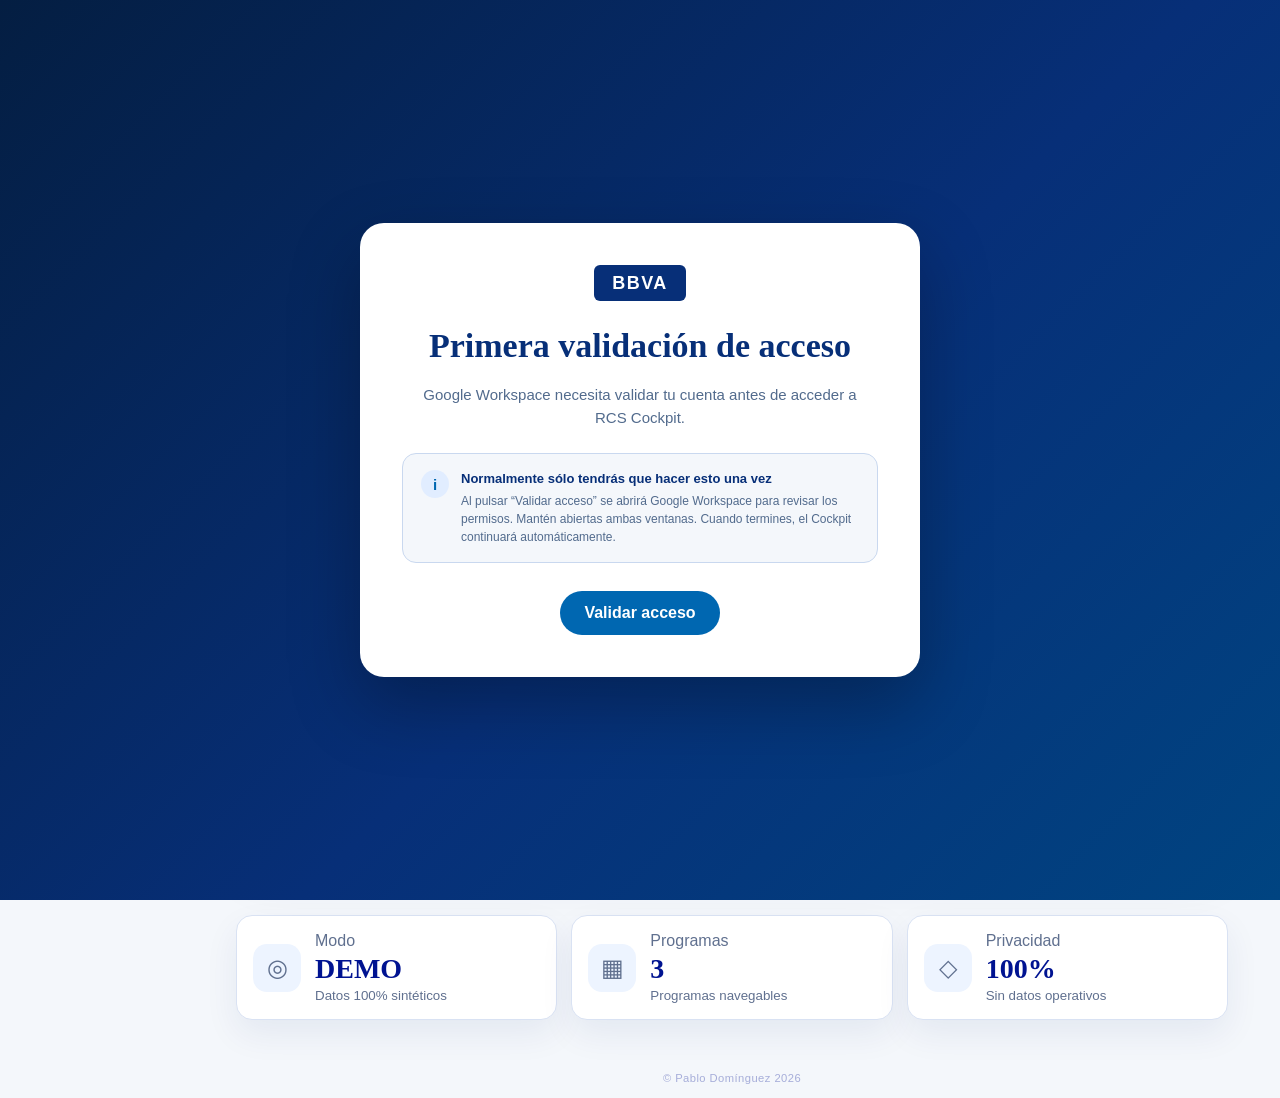
<file: index.html>
<!doctype html>
<html lang="es">

<head>
  <meta charset="utf-8" />
  <meta name="viewport" content="width=device-width, initial-scale=1" />
  <title>Retail Client Solutions Cockpit</title>
  <link rel="stylesheet" href="styles.css" />
  <link rel="stylesheet" href="styles/portfolio-home.css" />
  <link rel="stylesheet" href="styles/program-home.css" />
  <link rel="stylesheet" href="styles/roadmap-workspace.css" />
  <link rel="stylesheet" href="styles/roadmap-ambitions.css" />
  <link rel="stylesheet" href="styles/program-adaptive-cards.css" />
  <link rel="stylesheet" href="styles/context-toolbar.css" />
  <link rel="stylesheet" href="styles/product-experience.css" />
  <link rel="stylesheet" href="styles/roadmap-context-ux.css" />
  <link rel="icon" href="assets/favicon.ico">
  <link rel="stylesheet" href="styles/aixbanker-product-execution.css" />
  <link rel="stylesheet" href="styles/flight-deck.css" />
  <link rel="stylesheet" href="styles/staffing-dashboard.css" />
  <link rel="stylesheet" href="styles/runtime.css" />
  <link rel="stylesheet" href="styles/roadmap-readable-titles.css" />
  <link rel="stylesheet" href="styles/persistent-sidebar.css" />
</head>

<body>
  <div id="app" class="app-shell">
    <aside class="sidebar">
      <div class="brand">BBVA</div>
      <div class="tower-mark">⌂</div>
      <div class="side-title">Cockpit</div>
      <button class="home-link" data-route="landing">Inicio</button>
    </aside>

    <main class="main">
      <header class="topbar">
        <div>
          <p class="eyebrow" id="breadcrumb">Retail Client Solutions</p>
          <h1 id="pageTitle">Cockpit</h1>
          <p id="pageSubtitle" class="subtitle">
            Portfolio overview, demanda estratégica y evolución de arquitectura
          </p>
        </div>

        <div class="data-status">
          <div class="data-status-main">
            <span class="dot" aria-hidden="true"></span>

            <span id="dataStatus">Cargando datos…</span>

            <button id="refreshDataBtn" class="data-source-btn" type="button">
              Actualizar datos
            </button>

            <button id="openDataSourceBtn" class="data-source-btn secondary" type="button">
              Abrir origen
            </button>
          </div>

          <div id="globalContextFilters" class="global-context-filters" aria-label="Contexto de visualización" hidden>
          </div>
        </div>
      </header>

      <div id="errorBanner" class="error-banner" hidden></div>

      <section id="view"></section>
    </main>
  </div>

  <template id="landing-template">
    <section class="kpi-strip" id="portfolioKpis"></section>

    <section class="section-title-row">
      <h2>Programas RCS</h2>
      <p>
        Vista ejecutiva de avance funcional, sistemas y arquitectura.
      </p>
    </section>

    <section class="program-grid" id="programGrid"></section>
  </template>

  <template id="program-template">
    <section class="program-hero">
      <div>
        <button class="ghost-button" data-route="landing">
          ← Volver
        </button>

        <h2 id="programName"></h2>
        <p id="programDescription"></p>
      </div>

      <div class="hero-metrics" id="programMetrics"></div>
    </section>

    <section class="module-grid" id="moduleGrid"></section>
  </template>

  <!--
    AIxBanker · Departure gates.
    La ruta program/aixbanker muestra esta landing.
  -->
  <template id="aixbanker-home-template">
    <section class="flight-gates" id="flightGateLanding">
      <div class="flight-gates-return-row">
        <button class="ghost-button" type="button" data-route="landing">
          ← Volver al portfolio
        </button>

        <span class="flight-gates-terminal-label">
          RCSE · AIxBANKER
        </span>
      </div>

      <header class="flight-gates-header">
        <p>PRODUCTOS · 2026</p>

        <h2>Selecciona tu producto</h2>

        <span>
          Selecciona un producto para acceder a su espacio de planificación,
          ejecución y gestión.
        </span>
      </header>

      <section id="flightGateBoardGrid" class="flight-gate-board-grid" aria-label="Productos AIxBanker disponibles">
      </section>
    </section>
  </template>

  <!--
    AIxBanker · Flight Deck de un producto concreto.
    La ruta program/aixbanker/{productId} muestra esta vista.
  -->
  <template id="aixbanker-flight-deck-template">
    <section class="flight-deck" id="flightDeck">
      <div class="flight-deck-return-row">
        <button class="ghost-button flight-deck-back" type="button" data-route="program/aixbanker">
          ← Volver a productos
        </button>

        <div class="flight-deck-active-flight">
          <span id="flightDeckGateCode">GATE —</span>
          <strong id="flightDeckActiveFlightLabel">AIxBanker</strong>
        </div>
      </div>

      <section class="flight-deck-overhead" aria-label="Controles superiores">
        <div class="flight-deck-panel-label">
          OVERHEAD
        </div>

        <nav class="flight-deck-overhead-controls" aria-label="Navegación técnica">
          <button type="button" data-route="functional/aixbanker">
            Functional
          </button>

          <button type="button" data-route="systems/aixbanker">
            Systems
          </button>

          <button type="button" data-route="architecture/aixbanker">
            Architecture
          </button>
        </nav>

        <div class="flight-deck-source-lamps" aria-label="Fuentes de datos">
          <span class="flight-deck-lamp is-on">
            <i aria-hidden="true"></i>
            SDA
          </span>

          <span class="flight-deck-lamp is-on">
            <i aria-hidden="true"></i>
            JIRA
          </span>

          <span class="flight-deck-lamp" id="flightDeckRestrictedLamp">
            <i aria-hidden="true"></i>
            Restricted
          </span>
        </div>
      </section>

      <section class="flight-deck-mcp" aria-label="Mode control panel">
        <div class="flight-deck-mcp-readout">
          <span>FLIGHT</span>
          <strong id="flightDeckSdaCode">—</strong>
        </div>

        <div class="flight-deck-mcp-readout">
          <span>YEAR</span>
          <strong id="flightDeckYear">—</strong>
        </div>

        <div class="flight-deck-mcp-readout">
          <span>WINDOW</span>
          <strong id="flightDeckWindow">—</strong>
        </div>

        <div class="flight-deck-mcp-readout flight-deck-mcp-destination">
          <span>DESTINATION</span>
          <strong id="flightDeckDestination">—</strong>
        </div>
      </section>

      <section class="flight-deck-windshield" aria-label="Flight brief">
        <article class="flight-deck-window flight-deck-window-left">
          <div class="flight-deck-window-content">
            <span class="flight-deck-window-kicker">
              Mission
            </span>

            <h2 id="flightDeckProductName">
              AIxBanker
            </h2>

            <p id="flightDeckMission">
              Cargando información SDA...
            </p>

            <div class="flight-deck-mission-meta">
              <span id="flightDeckProgramName">R2 AI Banker for Retail</span>
              <span id="flightDeckCountry">Holding</span>
            </div>
          </div>
        </article>

        <div class="flight-deck-center-post" aria-hidden="true">
          <span>AIx</span>
          <strong>BANKER</strong>
        </div>

        <article class="flight-deck-window flight-deck-window-right">
          <div class="flight-deck-window-content">
            <span class="flight-deck-window-kicker">
              Flight brief
            </span>

            <dl class="flight-deck-brief-grid">
              <div>
                <dt>Sponsor</dt>
                <dd id="flightDeckSponsor">—</dd>
              </div>

              <div>
                <dt>Product Owner</dt>
                <dd id="flightDeckProductOwner">—</dd>
              </div>

              <div>
                <dt>Program Manager</dt>
                <dd id="flightDeckProgramManager">—</dd>
              </div>

              <div>
                <dt>Engineering</dt>
                <dd id="flightDeckEngineering">—</dd>
              </div>
            </dl>

            <div class="flight-deck-country-strip">
              <span>Beneficiary countries</span>
              <div id="flightDeckCountries" class="flight-deck-country-list"></div>
            </div>
          </div>
        </article>
      </section>

      <section class="flight-deck-instrument-panel" aria-label="Instrumentos principales">
        <button class="flight-deck-instrument" id="flightDeckProjectTracking" type="button">
          <span class="flight-deck-instrument-code">
            PFD
          </span>

          <span class="flight-deck-instrument-label">
            Flight Plan
          </span>

          <strong>
            Project Tracking
          </strong>

          <span class="flight-deck-project-load" id="flightDeckProjectTrackingSummary" aria-label="Carga del proyecto">
            <span class="flight-deck-project-load__label">
              PROJECT LOAD
            </span>

            <span class="flight-deck-project-load__metrics">
              <span class="
            flight-deck-project-load__metric
            is-primary
          ">
                <i aria-hidden="true"></i>

                <strong id="flightDeckProjectSdaCount">
                  0
                </strong>

                <small>
                  SDA DELIV.
                </small>
              </span>

              <span class="flight-deck-project-load__metric">
                <i aria-hidden="true"></i>

                <strong id="flightDeckProjectMsaCount">
                  0
                </strong>

                <small>
                  MSAs
                </small>
              </span>

              <span class="flight-deck-project-load__metric">
                <i aria-hidden="true"></i>

                <strong id="flightDeckProjectFeatureCount" class="is-loading">
                  …
                </strong>

                <small>
                  FEATURES
                </small>
              </span>
            </span>
          </span>
        </button>

        <button class="flight-deck-instrument" id="flightDeckTrendingTopics" type="button">
          <span class="flight-deck-instrument-code">
            ND
          </span>

          <span class="flight-deck-instrument-label">
            Radar
          </span>

          <strong>
            Key Issues
          </strong>

          <span class="flight-deck-radar-status" id="flightDeckTrendingTopicsSummary"
            aria-label="Severidad de Key Issues activos">
            <span class="flight-deck-radar-status__label">
              RADAR STATUS
            </span>

            <span class="flight-deck-radar-status__content">
              <span class="flight-deck-radar-status__screen" aria-hidden="true">
                <span class="flight-deck-radar-status__glow"></span>
                <span class="flight-deck-radar-status__scope"></span>
              </span>

              <span class="flight-deck-radar-status__metrics">
                <span class="
            flight-deck-radar-status__metric
            is-blocked
          ">
                  <strong id="flightDeckHighIssuesCount">
                    0
                  </strong>

                  <small>
                    HIGH
                  </small>
                </span>

                <span class="
            flight-deck-radar-status__metric
            is-risk
          ">
                  <strong id="flightDeckMediumIssuesCount">
                    0
                  </strong>

                  <small>
                    MEDIUM
                  </small>
                </span>

                <span class="
            flight-deck-radar-status__metric
            is-total
          ">
                  <strong id="flightDeckLowIssuesCount">
                    0
                  </strong>

                  <small>
                    LOW
                  </small>
                </span>
              </span>
            </span>
          </span>
        </button>

        <button class="flight-deck-instrument" id="flightDeckTeamPlanning" type="button">
          <span class="flight-deck-instrument-label">
            Crew
          </span>

          <strong>
            Staffing
          </strong>
          <span class="flight-deck-staffing-panel" id="flightDeckTeamPlanningSummary"
            aria-label="Composición del staffing">
            <span class="flight-deck-staffing-panel__label">
              CREW LOAD
            </span>

            <span class="flight-deck-staffing-panel__hero">
              <strong id="flightDeckStaffingTotalFte" class="is-loading">
                …
              </strong>

              <small>
                TOTAL FTE
              </small>
            </span>

            <span class="flight-deck-staffing-panel__metrics">
              <span class="flight-deck-staffing-panel__metric">
                <strong id="flightDeckStaffingScrumCount" class="is-loading">
                  …
                </strong>
                <small>SCRUMS</small>
              </span>

              <span class="flight-deck-staffing-panel__metric">
                <strong id="flightDeckStaffingInternalFte" class="is-loading">
                  …
                </strong>
                <small>INTERNAL</small>
              </span>

              <span class="flight-deck-staffing-panel__metric">
                <strong id="flightDeckStaffingExternalFte" class="is-loading">
                  …
                </strong>
                <small>EXTERNAL</small>
              </span>
            </span>
          </span>
        </button>

        <button class="flight-deck-instrument" id="flightDeckManagementReports" type="button">
          <span class="flight-deck-instrument-code">
            EICAS
          </span>

          <span class="flight-deck-instrument-label">
            Instruments
          </span>

          <strong>
            Management Reports
          </strong>

          <small id="flightDeckManagementReportsSummary">
            Executive summary
          </small>
        </button>
      </section>

      <section class="flight-deck-pedestal" aria-label="Pedestal">
        <div class="flight-deck-telemetry">
          <div>
            <span>SDA commitments</span>
            <strong id="flightDeckDeliverablesCount">0</strong>
          </div>

          <div>
            <span>MSA tracked</span>
            <strong id="flightDeckJiraCount">0</strong>
          </div>

          <div>
            <span>Risk / blocked</span>
            <strong id="flightDeckRiskCount">0</strong>
          </div>

          <div>
            <span>Done</span>
            <strong id="flightDeckDoneCount">0</strong>
          </div>
        </div>

        <button class="flight-deck-cabin-control" type="button" disabled>
          <span>CABIN / HISTORY</span>
          <small>Historical navigation</small>
        </button>
      </section>
    </section>
  </template>

  <template id="functional-template">
    <button class="ghost-button back-to-program-btn" data-route="">
      ← Volver al programa
    </button>

    <section class="section-title-row">
      <h2>Mapa de capacidades funcionales</h2>
      <p>Dominios, capacidades y funcionalidades de AIxBanker.</p>
    </section>

    <section class="functional-map" id="functionalMap"></section>
  </template>

  <template id="systems-template">
    <button class="ghost-button back-to-program-btn" data-route="">
      ← Volver al programa
    </button>

    <section class="section-title-row">
      <h2>Mapa de sistemas</h2>
      <p>
        Vista combinada de sistemas, inventario y capacidades funcionales.
      </p>
    </section>

    <section class="systems-dashboard-grid systems-two-columns" id="systemsDashboardGrid">
      <article class="panel systems-map-panel">
        <h3>Mapa de sistemas</h3>

        <button class="expand-map-btn" type="button" id="expandSystemMapBtn">
          Expandir mapa
        </button>

        <div class="system-map-canvas" id="systemMapCanvas">
          <svg class="system-links-svg" id="systemLinksSvg"></svg>

          <section class="system-layers" id="systemLayers"></section>
        </div>
      </article>

      <article class="panel systems-functional-panel">
        <h3>Mapa funcional</h3>

        <section class="systems-mini-functional-map" id="systemsFunctionalMap"></section>
      </article>
    </section>
  </template>

  <template id="impediments-template">
    <button class="ghost-button back-to-program-btn" data-route="">
      ← Volver al programa
    </button>

    <section class="section-title-row">
      <h2>Impedimentos</h2>
      <p>Bloqueos, riesgos y mitigaciones activas.</p>
    </section>

    <section id="impedimentsList" class="management-list"></section>
  </template>

  <template id="decisions-template">
    <button class="ghost-button back-to-program-btn" data-route="">
      ← Volver al programa
    </button>

    <section class="section-title-row">
      <h2>Decisiones</h2>
      <p>Decisiones pendientes y decisiones ya tomadas.</p>
    </section>

    <section class="two-column">
      <article class="panel">
        <h3>Decisiones pendientes</h3>

        <div id="decisionsPendingList" class="management-list"></div>
      </article>

      <article class="panel">
        <h3>Decisiones tomadas</h3>

        <div id="decisionsDoneList" class="management-list"></div>
      </article>
    </section>
  </template>

  <template id="architecture-template">
    <button class="ghost-button back-to-program-btn" data-route="">
      ← Volver al programa
    </button>

    <section class="section-title-row">
      <h2>Arquitectura de referencia</h2>
      <p>Vista target de arquitectura, features, gaps y dependencias.</p>
    </section>

    <section class="systems-dashboard-grid" id="systemsDashboardGrid">
      <article class="panel systems-map-panel">
        <h3>Mapa de sistemas As-Is</h3>

        <button class="expand-map-btn" type="button" id="expandSystemMapBtn">
          Expandir mapa
        </button>

        <div class="system-map-canvas" id="systemMapCanvas">
          <svg class="system-links-svg" id="systemLinksSvg"></svg>

          <section class="system-layers" id="systemLayers"></section>
        </div>
      </article>

      <article class="panel">
        <h3>Features, gaps y dependencias</h3>

        <div class="table-wrap">
          <table id="systemsTable"></table>
        </div>
      </article>

      <article class="panel systems-functional-panel">
        <article class="panel systems-tobe-panel">
          <h3>Mapa de sistemas To-Be</h3>

          <button class="expand-map-btn" type="button" id="expandToBeMapBtn">
            Expandir mapa
          </button>

          <div class="system-map-canvas" id="systemMapCanvasToBe">
            <svg class="system-links-svg" id="systemLinksSvgToBe"></svg>

            <section class="system-layers" id="systemLayersToBe"></section>
          </div>
        </article>
      </article>
    </section>
  </template>

  <template id="projects-template">
    <button class="ghost-button back-to-program-btn" data-route="">
      ← Volver al programa
    </button>

    <section class="section-title-row" id="backlogHeader">
      <h2>Management Reports</h2>
      <p>Acceso a informes ejecutivos, demos y seguimiento resumido.</p>
    </section>

    <section id="managementReportsCards" class="management-reports-grid"></section>
  </template>


  <template id="msas-template">
    <button class="ghost-button back-to-program-btn" data-route="">
      ← Volver al programa
    </button>

    <section class="section-title-row">
      <h2>MSAs</h2>
      <p>Acuerdos, aprobaciones, avance y detalle.</p>
    </section>

    <section id="msas" class="panel projects-panel"></section>

    <section id="msaDetail" class="panel project-detail-panel" hidden></section>
  </template>

  <template id="teams-template">
    <button class="ghost-button back-to-program-btn" data-route="">
      ← Volver al programa
    </button>

    <section class="section-title-row">
      <h2>
        Staffing
      </h2>

      <p>
        Capacidad, composición y distribución de los Scrums.
      </p>
    </section>

    <p id="teamsDashboardStatus" class="staffing-dashboard-status">
      Cargando Staffing...
    </p>

    <section id="teamsKpis" class="kpi-strip"></section>

    <section class="teams-dashboard-grid">
      <article class="panel">
        <h3>
          FTE por Scrum
        </h3>

        <div id="teamsByProduct"></div>
      </article>

      <article class="panel">
        <h3>
          Scrum × país
        </h3>

        <div class="table-wrap">
          <table id="teamsProductCountryMatrix"></table>
        </div>
      </article>
    </section>

    <section class="section-title-row">
      <h2>
        Scrums
      </h2>

      <p>
        Roles, perfiles y empresas del país seleccionado.
      </p>
    </section>

    <section id="teamsScrumCards" class="scrum-grid"></section>
  </template>
  <!-- =====================================================
     MANAGEMENT REPORTS · ROADMAP
     ===================================================== -->

  <template id="management-roadmap-template">
    <button class="ghost-button back-to-management-reports-btn" type="button" data-route="">
      ← Volver a Management Reports
    </button>

    <section class="section-title-row">
      <h2>Roadmap ejecutivo</h2>

      <p>
        Resumen visual por país y entregable, con seguimiento de SDA,
        Features y MSAs.
      </p>
    </section>

    <section id="managementRoadmapFilters" class="management-report-filters"></section>

    <section id="managementRoadmapBoard" class="management-roadmap-board"></section>
  </template>

  <template id="management-global-status-template">
    <button class="ghost-button back-to-management-reports-btn" type="button" id="managementGlobalStatusBackBtn">
      ← Volver a Management Reports
    </button>

    <section class="section-title-row">
      <h2>Blue Buddy Global Status</h2>
      <p>
        Executive snapshot por país, capability y avance real calculado desde SDA,
        deliverables y Features JIRA.
      </p>
    </section>

    <section id="managementGlobalStatusBoard" class="management-global-status-board"></section>
  </template>
  <!-- =====================================================
     MANAGEMENT REPORTS · DEMOS
     ===================================================== -->

  <template id="management-demos-template">
    <button class="ghost-button back-to-management-reports-btn" type="button" data-route="">
      ← Volver a Management Reports
    </button>

    <section class="section-title-row">
      <h2>Demos</h2>

      <p>
        Demostraciones ejecutivas de productos y capacidades de AIxBanker.
      </p>
    </section>

    <section id="managementDemosBoard" class="management-demos-board"></section>
  </template>
  <template id="management-contrast-validation-template">
    <button class="ghost-button back-to-management-reports-btn" type="button" id="managementContrastBackBtn">
      ← Volver a Management Reports
    </button>

    <section class="section-title-row">
      <h2>Contraste y Validación RCS</h2>
      <p>Vista ejecutiva de contraste y validación inspirada en el reporting Q2 2026.</p>
    </section>

    <section id="managementContrastValidationBoard" class="management-cv-board"></section>
  </template>
  <div id="loadingOverlay" class="loading-overlay" hidden>
    <div class="loading-card">
      <div class="loading-orb">
        <span></span>
        <span></span>
        <span></span>
      </div>

      <strong>Cargando datos</strong>
      <p>Actualizando la información del cockpit...</p>
    </div>
  </div>

  <script src="js/config.js"></script>
  <script src="js/sample-data.js"></script>
  <script src="js/drive-json-source.js"></script>
  <script src="js/loading-experience.js"></script>
  <script src="js/staffing-dashboard.js"></script>
  <script src="js/app.js"></script>
  <script src="js/portfolio-landing-modes.js"></script>
  <script src="js/portfolio-home.js"></script>
  <script src="js/program-home.js"></script>
  <script src="js/program-governance.js"></script>
  <script src="js/roadmap-workspace-data.js"></script>
  <script src="js/roadmap-workspace-render.js"></script>
  <script src="js/roadmap-workspace-detail.js"></script>
  <script src="js/roadmap-workspace-routing.js"></script>
  <script src="js/roadmap-ambitions-data.js"></script>
  <script src="js/roadmap-ambitions-ui.js"></script>
  <script src="js/program-adaptive-cards.js"></script>
  <script src="js/context-toolbar.js"></script>
  <script src="js/aixbanker-product-execution.js"></script>
  <script src="js/product-experience.js"></script>
  <script src="js/roadmap-context-ux.js"></script>
  <script src="js/context-ux.js"></script>
  <script src="js/persistent-sidebar.js"></script>
  <script>
    init();
  </script>
  <footer class="footer">
    © Pablo Domínguez 2026
  </footer>
</body>

</html>
</file>
<file: styles.css>
:root {
  --bbva: #072e6f;
  --blue: #001391;
  --light: #f4f7fb;
  --card: #fff;
  --ink: #071b4d;
  --muted: #60708f;
  --line: #d9e2f3;
  --green: #20a676;
  --yellow: #ffc247;
  --red: #ef6b6b;
  --cyan: #37b7c9;
  --purple: #6755c4;
  --shadow: 0 14px 34px rgba(7, 46, 111, 0.07);
}
* {
  box-sizing: border-box;
}
body {
  margin: 0;
  font-family: Inter, Arial, sans-serif;
  background: var(--light);
  color: var(--ink);
}
.app-shell {
  display: flex;
  min-height: 100vh;
}
.sidebar {
  width: 118px;
  background: var(--bbva);
  color: #fff;
  display: flex;
  flex-direction: column;
  align-items: center;
  padding: 24px 12px;
  gap: 28px;
  position: fixed;
  inset: 0 auto 0 0;
  z-index: 100;
}
.brand {
  font-size: 28px;
  letter-spacing: 1px;
}
.tower-mark {
  font-size: 42px;
  margin-top: 120px;
}
.side-title {
  text-align: center;
  font-weight: 800;
  font-size: 20px;
  line-height: 1.05;
}
.main {
  margin-left: 118px;
  padding: 42px 52px;
  width: calc(100% - 118px);
}
.topbar {
  display: flex;
  justify-content: space-between;
  gap: 24px;
  align-items: flex-start;
  margin-bottom: 32px;
}
.eyebrow {
  margin: 0 0 6px;
  color: var(--blue);
  font-weight: 800;
  text-transform: uppercase;
  font-size: 12px;
  letter-spacing: 0.08em;
}
h1 {
  font-family: Georgia, serif;
  color: var(--blue);
  font-size: 52px;
  line-height: 1;
  margin: 0;
}
.subtitle {
  color: var(--blue);
  font-size: 22px;
  margin: 10px 0 0;
}
h2,
h3,
h4 {
  font-family: Georgia, serif;
  color: var(--blue);
}
.home-link,
.ghost-button {
  border: 0;
  background: #eaf1ff;
  color: var(--blue);
  border-radius: 999px;
  padding: 10px 16px;
  font-weight: 800;
  cursor: pointer;
}
.home-link {
  margin-top: auto;
  background: rgba(255, 255, 255, 0.12);
  color: #fff;
}
.data-status {
  background: #fff;
  border: 1px solid var(--line);
  border-radius: 999px;
  padding: 10px 14px;
  color: var(--muted);
  white-space: nowrap;
}
.dot {
  display: inline-block;
  width: 9px;
  height: 9px;
  border-radius: 50%;
  background: var(--green);
  margin-right: 8px;
}
.data-source-btn {
  border: 0;
  background: var(--blue);
  color: #fff;
  border-radius: 999px;
  padding: 7px 12px;
  font-size: 12px;
  font-weight: 800;
  cursor: pointer;
  margin-left: 10px;
  transition:
    transform 0.18s ease,
    opacity 0.18s ease,
    filter 0.18s ease;
}
.data-source-btn:hover {
  filter: brightness(1.08);
  transform: translateY(-1px);
}
.data-source-btn:disabled {
  opacity: 0.6;
  cursor: wait;
}
.data-source-btn.secondary {
  background: #dde8ee;
  color: #17384d;
}
.kpi-strip {
  display: grid;
  grid-template-columns: repeat(5, 1fr);
  background: #fff;
  border: 1px solid var(--line);
  border-radius: 18px;
  padding: 18px;
  margin-bottom: 38px;
  box-shadow: var(--shadow);
}
.kpi {
  display: flex;
  align-items: center;
  gap: 16px;
  padding: 6px 22px;
  border-right: 1px solid #b8c7e8;
}
.kpi:last-child {
  border-right: 0;
}
.kpi-icon,
.program-icon {
  display: grid;
  place-items: center;
  color: #fff;
  background: linear-gradient(135deg, var(--bbva), #1464c9);
}
.kpi-icon {
  width: 52px;
  height: 52px;
  border-radius: 14px;
  background: #edf4ff;
  color: var(--blue);
  display: flex;
  align-items: center;
  justify-content: center;
  font-size: 26px;
}
.kpi-label {
  font-family: Georgia, serif;
  color: var(--blue);
  font-weight: 800;
}
.kpi-value {
  font-family: Georgia, serif;
  font-size: 34px;
  color: var(--blue);
  font-weight: 900;
}
.kpi-sub {
  color: var(--muted);
}
.section-title-row {
  display: flex;
  align-items: end;
  justify-content: space-between;
  margin: 18px 0;
}
.section-title-row h2 {
  font-size: 34px;
  margin: 0;
}
.section-title-row p {
  color: var(--muted);
  margin: 0;
}
.program-grid {
  display: grid;
  grid-template-columns: repeat(3, minmax(240px, 1fr));
  gap: 22px;
}
.program-card,
.panel,
.module-card,
.program-hero,
.domain,
.layer {
  background: #fff;
  border: 1px solid var(--line);
  box-shadow: var(--shadow);
}
.program-card,
.panel,
.module-card,
.program-hero {
  border-radius: 22px;
  padding: 22px;
}
.program-card {
  display: flex;
  flex-direction: column;
  gap: 18px;
  min-height: 310px;
}
.program-head {
  display: flex;
  gap: 14px;
  align-items: center;
}
.program-icon {
  width: 56px;
  height: 56px;
  border-radius: 18px;
  font-size: 28px;
}
.program-card h3,
.module-card h3,
.panel h3 {
  margin-bottom: 14px;
  line-height: 1.1;
}
.panel h3 {
  margin-bottom: 18px;
}
.program-card p,
.module-card p {
  margin: 4px 0;
  color: var(--muted);
}
.pill {
  display: inline-flex;
  width: max-content;
  padding: 6px 12px;
  border-radius: 999px;
  font-size: 12px;
  font-weight: 800;
  background: #def7ec;
  color: #08744f;
}
.pill.yellow {
  background: #fff1c9;
  color: #8b6400;
}
.pill.red {
  background: #ffe1e1;
  color: #a92b2b;
}
.progress-row {
  display: grid;
  grid-template-columns: repeat(3, 1fr);
  gap: 10px;
  margin-top: auto;
}
.donut {
  --p: 50;
  aspect-ratio: 1;
  border-radius: 50%;
  background: conic-gradient(var(--blue) calc(var(--p) * 1%), #e7ebf3 0);
  display: grid;
  place-items: center;
  font-size: 12px;
  color: var(--blue);
}
.donut::before {
  content: attr(data-label);
  background: #fff;
  border-radius: 50%;
  width: 68%;
  height: 68%;
  display: grid;
  place-items: center;
}
.card-link {
  border: 0;
  border-top: 1px solid var(--line);
  background: transparent;
  color: #0a4fae;
  font-weight: 900;
  padding-top: 14px;
  cursor: pointer;
  text-align: left;
}
.disabled {
  opacity: 0.55;
}
.program-hero {
  display: flex;
  justify-content: space-between;
  gap: 24px;
  margin-bottom: 22px;
}
.program-hero h2 {
  font-size: 44px;
  margin: 16px 0 4px;
}
.hero-metrics {
  display: grid;
  grid-template-columns: repeat(3, 110px);
  gap: 12px;
}
.metric-tile {
  background: #f5f8ff;
  border: 1px solid var(--line);
  border-radius: 16px;
  padding: 14px;
  text-align: center;
}
.metric-tile strong {
  font-size: 28px;
  color: var(--blue);
}
.module-grid {
  display: grid;
  grid-template-columns: repeat(4, 1fr);
  gap: 18px;
  margin-bottom: 22px;
}
.module-card {
  min-height: 170px;
  cursor: pointer;
}
.module-card.active {
  border-color: #75a7ff;
}
.two-column {
  display: grid;
  grid-template-columns: 1fr 1fr;
  gap: 22px;
}
.tag-list {
  display: flex;
  flex-wrap: wrap;
  gap: 10px;
}
.tag {
  padding: 9px 12px;
  background: #edf4ff;
  border-radius: 999px;
  color: var(--blue);
  font-weight: 800;
}
.stack-list {
  display: grid;
  gap: 10px;
}
.stack-item {
  padding: 12px;
  border: 1px solid var(--line);
  border-radius: 14px;
  background: #f9fbff;
}
/* Functional map */
.functional-map {
  display: grid;
  grid-template-columns: repeat(3, 1fr);
  gap: 18px;
}
.domain {
  border-radius: 20px;
  padding: 18px;
}
.domain h3 {
  margin: 0 0 14px;
}
.capability,
.systems-mini-capability {
  border-left: 4px solid var(--cyan);
  padding: 10px 12px;
  background: #f6fbff;
  border-radius: 12px;
  margin-top: 10px;
}
.capability:first-child {
  margin-top: 0;
}
.capability strong,
.systems-mini-capability strong {
  display: block;
  color: var(--ink);
  margin-bottom: 6px;
}
.feature {
  font-size: 13px;
  color: var(--muted);
  margin-top: 5px;
}
/* Selectors */
.country-selector,
.systems-product-selector {
  display: flex;
  gap: 12px;
  align-items: center;
  margin: 0 0 22px;
  flex-wrap: wrap;
}
.country-flag {
  width: 58px;
  height: 58px;
  border: 1px solid var(--line);
  background: #fff;
  border-radius: 50%;
  display: flex;
  align-items: center;
  justify-content: center;
  cursor: pointer;
  opacity: 0.45;
  filter: grayscale(1);
  overflow: hidden;
  transition:
    opacity 0.18s ease,
    filter 0.18s ease,
    transform 0.18s ease,
    box-shadow 0.18s ease;
}
.country-flag img {
  width: 100%;
  height: 100%;
  object-fit: cover;
  display: block;
}
.country-flag.active {
  opacity: 1;
  filter: grayscale(0);
  box-shadow: 0 8px 22px rgba(7, 46, 111, 0.16);
  transform: translateY(-1px);
  border-color: #75a7ff;
}
.systems-product-btn {
  border: 1px solid var(--line);
  background: #fff;
  color: var(--blue);
  border-radius: 999px;
  padding: 10px 18px;
  font-size: 14px;
  font-weight: 800;
  cursor: pointer;
  transition:
    background 0.18s ease,
    color 0.18s ease,
    transform 0.18s ease,
    box-shadow 0.18s ease;
}
.systems-product-btn:hover {
  transform: translateY(-1px);
}
.systems-product-btn.active {
  background: var(--blue);
  color: #fff;
  box-shadow: 0 8px 20px rgba(7, 46, 111, 0.18);
}
/* Systems dashboard */
.systems-dashboard-grid {
  display: grid;
  grid-template-columns: 1fr 1.25fr 1fr;
  gap: 18px;
  align-items: start;
}
.systems-dashboard-grid .panel {
  min-height: 520px;
}
.systems-dashboard-grid.system-map-expanded {
  grid-template-columns: minmax(760px, 2.6fr) minmax(220px, 0.65fr) minmax(
      220px,
      0.65fr
    );
}
.systems-dashboard-grid.system-map-expanded > article:nth-child(2),
.systems-dashboard-grid.system-map-expanded > article:nth-child(3) {
  max-height: 760px;
  overflow: auto;
  opacity: 0.72;
}
.systems-dashboard-grid.system-map-expanded .system-map-canvas {
  min-height: 900px;
}
.expand-map-btn {
  display: inline-flex;
  align-items: center;
  justify-content: center;
  margin: 10px 0 16px;
  border: 1px solid var(--line);
  background: #eaf1ff;
  color: var(--blue);
  border-radius: 999px;
  padding: 8px 14px;
  font-weight: 900;
  font-size: 13px;
  cursor: pointer;
  font-family: inherit;
  transition:
    transform 0.18s ease,
    box-shadow 0.18s ease,
    border-color 0.18s ease;
}
.expand-map-btn:hover {
  transform: translateY(-1px);
  border-color: var(--cyan);
  box-shadow: 0 8px 18px rgba(7, 46, 111, 0.1);
}
.system-map-canvas {
  position: relative;
}
.system-links-svg {
  position: absolute;
  inset: 0;
  width: 100%;
  height: 100%;
  pointer-events: none;
  overflow: visible;
  z-index: 3;
}
.system-layers {
  position: relative;
  z-index: 2;
  display: grid;
  grid-template-columns: repeat(2, minmax(0, 1fr));
  gap: 24px;
}
.layer {
  width: 100%;
  border-radius: 18px;
  padding: 18px;
}
.layer:not(.layer-half-width) {
  grid-column: 1 / -1;
}
.layer-half-width {
  grid-column: auto;
}
.layer h3 {
  margin: 0 0 12px;
}
.system-groups {
  display: flex;
  /* flex-direction: column; */
  gap: 14px;
}
.system-group-box {
  border: 1px dashed var(--blue);
  border-radius: 18px;
  padding: 14px;
  background: #fbfdff;
}
.system-group-title {
  color: var(--blue);
  font-weight: 900;
  margin-bottom: 12px;
}
.system-level-row {
  display: flex;
  justify-content: center;
  align-items: center;
  gap: 14px;
  margin: 14px 0;
  flex-wrap: wrap;
}
.system-level-row[data-level="3"] {
  justify-content: center;
}
.component {
  display: inline-flex;
  align-items: center;
  justify-content: center;
  width: auto;
  min-width: 72px;
  max-width: 190px;
  padding: 9px 13px;
  background: #f6f8fc;
  border: 1px solid var(--line);
  border-radius: 12px;
  margin: 0;
  white-space: normal;
  line-height: 1.15;
}
.system-component-card {
  flex: 0 0 auto;
  text-align: center;
  cursor: pointer;
  font-family: inherit;
  font-size: 0.95rem;
  transition:
    background 0.18s ease,
    border-color 0.18s ease,
    transform 0.18s ease,
    box-shadow 0.18s ease;
}
.system-component-card:hover {
  transform: translateY(-1px);
  border-color: var(--cyan);
  box-shadow: 0 8px 18px rgba(7, 46, 111, 0.1);
}
.system-component-card.selected-system-component {
  background: #fff4a3;
  border-color: #e3c400;
  box-shadow: inset 0 0 0 1px #e3c400;
}
.component.affected-by-capability {
  background: #24e000;
  border: 2px solid #159400;
  color: #001391;
  font-weight: 900;
}
/* SVG relationships */
.system-relationship-link {
  fill: none;
  stroke: var(--blue);
  stroke-width: 2;
  stroke-dasharray: 4 4;
  opacity: 0.75;
}
.system-relationship-link.api {
  stroke: var(--cyan);
}
.system-relationship-link.dependency {
  stroke: var(--purple);
}
.system-relationship-link.orchestration {
  stroke: var(--green);
}
.relationship-arrow-head {
  fill: var(--blue);
}
.system-relationship-label {
  font-size: 11px;
  font-weight: 800;
  fill: var(--blue);
  paint-order: stroke;
  stroke: white;
  stroke-width: 4px;
}
/* Right functional map */
.systems-mini-domain {
  padding: 14px;
  border: 1px solid var(--line);
  border-radius: 16px;
  background: #f9fbff;
  margin-bottom: 12px;
}
.systems-mini-domain h4 {
  margin: 0 0 10px;
}
.feature-card-list {
  display: flex;
  flex-direction: column;
  gap: 8px;
  margin-top: 10px;
}
.feature-card {
  width: 100%;
  border: 1px solid var(--line);
  background: #fff;
  color: var(--ink);
  border-radius: 12px;
  padding: 9px 11px;
  text-align: left;
  font-weight: 700;
  cursor: pointer;
  transition:
    background 0.18s ease,
    border-color 0.18s ease,
    transform 0.18s ease,
    box-shadow 0.18s ease;
}
.feature-card:hover {
  transform: translateY(-1px);
  border-color: var(--cyan);
  box-shadow: 0 8px 18px rgba(7, 46, 111, 0.1);
}
.feature-card.selected {
  background: #fff4a3;
  border-color: #e3c400;
  box-shadow: inset 0 0 0 1px #e3c400;
}
/* Architecture gaps */
.architecture-gap-list {
  display: flex;
  flex-direction: column;
  gap: 12px;
}
.architecture-gap-card {
  width: 100%;
  border: 1px solid var(--line);
  background: #f6f8fc;
  color: var(--ink);
  border-radius: 14px;
  padding: 14px;
  text-align: left;
  cursor: pointer;
  transition:
    background 0.18s ease,
    border-color 0.18s ease,
    transform 0.18s ease,
    box-shadow 0.18s ease;
}
.architecture-gap-card:hover {
  transform: translateY(-1px);
  border-color: var(--cyan);
  box-shadow: 0 8px 18px rgba(7, 46, 111, 0.1);
}
.architecture-gap-card.selected {
  background: #fff4a3;
  border-color: #e3c400;
  box-shadow: inset 0 0 0 1px #e3c400;
}
.architecture-gap-top {
  display: flex;
  justify-content: space-between;
  gap: 12px;
  margin-bottom: 10px;
}
.architecture-gap-status,
.architecture-gap-priority {
  font-size: 12px;
  font-weight: 900;
  padding: 5px 9px;
  border-radius: 999px;
  background: #eaf1ff;
  color: var(--blue);
}
.architecture-gap-title {
  display: block;
  margin-bottom: 12px;
  color: var(--blue);
  line-height: 1.25;
}
.architecture-gap-meta {
  display: grid;
  gap: 6px;
  color: var(--muted);
  font-size: 13px;
}
/* Tables */
.table-wrap {
  overflow: auto;
}
table {
  width: 100%;
  border-collapse: collapse;
}
th,
td {
  padding: 12px;
  border-bottom: 1px solid var(--line);
  text-align: left;
}
th {
  color: var(--blue);
  font-weight: 900;
  background: #f5f8ff;
}
/* Responsive */
@media (max-width: 1200px) {
  .systems-dashboard-grid,
  .systems-dashboard-grid.system-map-expanded {
    grid-template-columns: 1fr;
  }
  .system-layers {
    grid-template-columns: 1fr;
  }
  .layer,
  .layer-half-width {
    grid-column: 1 / -1;
  }
}
@media (max-width: 1100px) {
  .program-grid,
  .functional-map {
    grid-template-columns: 1fr 1fr;
  }
  .module-grid {
    grid-template-columns: 1fr 1fr;
  }
  .kpi-strip {
    grid-template-columns: 1fr 1fr;
  }
  .kpi {
    border-right: 0;
    border-bottom: 1px solid var(--line);
  }
}
@media (max-width: 760px) {
  .sidebar {
    display: none;
  }
  .main {
    margin: 0;
    width: 100%;
    padding: 24px;
  }
  .program-grid,
  .functional-map,
  .module-grid,
  .two-column {
    grid-template-columns: 1fr;
  }
  h1 {
    font-size: 38px;
  }
  .topbar,
  .program-hero {
    flex-direction: column;
  }
  .hero-metrics {
    grid-template-columns: repeat(3, 1fr);
  }
}
/* Grupos en horizontal dentro de la capa GenAI */
.layer h3 {
  display: block;
}
.layer:has(h3) {
  display: flex;
  flex-direction: column;
}
/* Solo capas cuyo título contiene GenAI */
.layer-half-width .system-groups,
.layer:has(h3:first-child) .system-groups {
  display: flex;
  flex-direction: row;
  gap: 18px;
  align-items: stretch;
}
.layer-half-width .system-group-box {
  flex: 1 1 0;
  min-width: 260px;
}
.layer .system-groups {
  display: flex;
  flex-wrap: wrap;
  justify-content: center;
  align-items: stretch;
  gap: 18px;
}
.layer .system-group-box {
  flex: 0 1 420px;
  max-width: 520px;
}
.layer .system-group-box:only-child {
  flex-basis: min(760px, 100%);
}
.relationship-label {
  fill: var(--blue);
  font-size: 10px;
  font-weight: 800;
  text-anchor: middle;
  pointer-events: none;
}
.relationship-label-bg {
  fill: rgba(255, 255, 255, 0.9);
  stroke: rgba(0, 19, 145, 0.18);
}
.footer {
  width: 100%;
  padding: 10px 24px 14px;

  display: flex;
  justify-content: center;
  align-items: center;

  font-size: 0.7rem;
  font-weight: 500;
  letter-spacing: 0.04em;

  color: rgba(0, 19, 145, 0.32);

  border-top: 0;
  background: transparent;
  backdrop-filter: none;
}
.management-section {
  margin-top: 22px;
}
.management-list {
  display: grid;
  gap: 12px;
}
.management-card {
  border: 1px solid var(--line);
  border-radius: 14px;
  padding: 14px;
  background: #f6f8fc;
}
.management-card.done {
  background: #f7fffb;
}
.management-card-top {
  display: flex;
  justify-content: space-between;
  gap: 12px;
  align-items: flex-start;
  margin-bottom: 8px;
}
.management-card p {
  margin: 8px 0;
  color: var(--muted);
}
.management-card small {
  display: block;
  color: var(--muted);
  margin-top: 5px;
}
.management-subtitle {
  margin: 18px 0 10px;
  font-family: Georgia, serif;
  color: var(--blue);
}
.empty-state {
  color: var(--muted);
  margin: 0;
}
.secondary-module-grid {
  grid-template-columns: repeat(2, minmax(260px, 1fr));
}
/* Compactar pantalla de programa */
.main {
  padding-top: 28px;
}
.topbar {
  margin-bottom: 22px;
}
.country-selector {
  margin-bottom: 14px;
}
.program-hero {
  margin-bottom: 18px;
  padding: 18px;
}
.program-hero h2 {
  margin-top: 10px;
}
/* Evita hueco al tener 3 cards */
.module-grid {
  grid-template-columns: repeat(3, minmax(260px, 1fr));
  gap: 18px;
}
.module-card {
  min-height: 130px;
}
/* Reduce aire interno en cards */
.module-card h3 {
  line-height: 1.05;
}
.module-card p {
  margin-top: 4px;
}
/* Secciones inferiores más compactas */
.management-section,
.secondary-module-grid,
.final-info-section {
  margin-top: 18px;
}
.panel {
  padding: 18px;
}
.management-card {
  padding: 12px;
}
.localisms-toggle-section {
  margin-top: 22px;
  display: flex;
  justify-content: center;
}
.localisms-toggle-btn {
  border: 1px solid var(--line);
  background: var(--blue);
  color: #fff;
  border-radius: 999px;
  padding: 12px 22px;
  font-weight: 900;
  cursor: pointer;
  box-shadow: 0 10px 24px rgba(7, 46, 111, 0.12);
}
.program-localisms {
  display: none;
}
.program-localisms.is-open {
  display: block;
}
.systems-dashboard-grid.systems-two-columns {
  grid-template-columns: minmax(620px, 1.5fr) minmax(320px, 0.8fr);
}
.systems-dashboard-grid.systems-two-columns.system-map-expanded {
  grid-template-columns: minmax(900px, 2fr) minmax(260px, 0.45fr);
}
.systems-dashboard-grid.systems-two-columns.system-map-expanded
  .systems-functional-panel {
  max-height: 760px;
  overflow: auto;
  opacity: 0.72;
}
.systems-map-panel {
  min-width: 0;
}
.systems-functional-panel {
  min-width: 0;
}
.systems-tobe-panel.tobe-map-expanded {
  grid-column: 1 / -1;
}
.systems-tobe-panel.tobe-map-expanded .system-map-canvas {
  min-height: 900px;
}
.systems-dashboard-grid:has(.systems-tobe-panel.tobe-map-expanded) {
  grid-template-columns: 0.45fr 0.45fr 2.2fr;
}
.systems-tobe-panel.tobe-map-expanded {
  min-height: 900px;
}
.systems-tobe-panel.tobe-map-expanded .system-map-canvas {
  min-height: 820px;
}
.systems-tobe-panel.tobe-map-expanded .system-layers {
  grid-template-columns: repeat(2, minmax(280px, 1fr));
}
.data-source-toggle {
  display: inline-flex;
  align-items: center;
  gap: 6px;
  font-size: 12px;
  color: var(--muted);
}
.data-source-toggle input {
  cursor: pointer;
}
.projects-panel,
.project-detail-panel {
  margin-top: 18px;
}
.project-list {
  display: grid;
  grid-template-columns: repeat(auto-fill, minmax(320px, 1fr));
  gap: 16px;
}
.project-card {
  border: 1px solid var(--line);
  border-radius: 18px;
  background: #f9fbff;
  padding: 18px;
  cursor: pointer;
  transition:
    transform 0.18s ease,
    border-color 0.18s ease,
    box-shadow 0.18s ease;
}
.project-card:hover {
  transform: translateY(-2px);
  border-color: var(--cyan);
  box-shadow: 0 12px 28px rgba(7, 46, 111, 0.1);
}
.project-name {
  color: var(--blue);
  font-weight: 900;
  font-size: 20px;
}
.project-progress {
  color: var(--blue);
  font-family: Georgia, serif;
  font-size: 22px;
  font-weight: 900;
  white-space: nowrap;
}
.project-summary {
  color: var(--muted);
  margin-top: 6px;
}
.project-meta {
  display: flex;
  flex-wrap: wrap;
  gap: 10px;
  margin-top: 14px;
  color: var(--muted);
  font-size: 13px;
}
.project-card-action {
  margin-top: 14px;
  color: #0a4fae;
  font-weight: 900;
}
.status-pill {
  display: inline-flex;
  width: max-content;
  padding: 5px 10px;
  border-radius: 999px;
  font-size: 12px;
  font-weight: 900;
  background: #eaf1ff;
  color: var(--blue);
}
.status-on-track {
  background: #def7ec;
  color: #08744f;
}
.status-at-risk {
  background: #fff1c9;
  color: #8b6400;
}
.status-blocked {
  background: #ffe1e1;
  color: #a92b2b;
}
.status-done {
  background: #e8f7ef;
  color: #08744f;
}
.status-pending,
.status-planned {
  background: #eaf1ff;
  color: var(--blue);
}
.project-detail-header {
  display: flex;
  justify-content: space-between;
  align-items: flex-start;
  gap: 18px;
  margin-bottom: 18px;
}
.project-detail-header h3 {
  margin: 0 0 6px;
}
.project-detail-header p {
  margin: 0;
  color: var(--muted);
}
.project-detail-grid {
  display: grid;
  grid-template-columns: repeat(4, minmax(160px, 1fr));
  gap: 14px;
  margin-bottom: 22px;
}
.detail-card {
  border: 1px solid var(--line);
  border-radius: 16px;
  background: #f6f8fc;
  padding: 14px;
}
.detail-card span,
.detail-card small {
  display: block;
  color: var(--muted);
  margin-bottom: 6px;
}
.detail-card strong {
  color: var(--blue);
}
.phase-section {
  margin-top: 18px;
}
.phase-card {
  border: 1px solid var(--line);
  border-radius: 16px;
  background: #fff;
  padding: 14px;
}
.phase-card-head {
  display: flex;
  justify-content: space-between;
  gap: 12px;
}
.phase-card-head h4 {
  margin: 0;
}
.phase-bar {
  height: 9px;
  background: #e7ebf3;
  border-radius: 999px;
  overflow: hidden;
  margin: 12px 0;
}
.phase-bar span {
  display: block;
  height: 100%;
  background: var(--blue);
}
.phase-meta {
  display: flex;
  justify-content: space-between;
  color: var(--muted);
  font-size: 13px;
}
.project-detail-notes {
  display: grid;
  grid-template-columns: repeat(2, minmax(220px, 1fr));
  gap: 14px;
  margin-top: 22px;
}
.project-detail-notes article {
  border: 1px solid var(--line);
  border-radius: 16px;
  background: #f9fbff;
  padding: 16px;
}
.project-detail-notes h3 {
  margin: 0 0 8px;
}
.project-detail-notes p {
  margin: 0;
  color: var(--muted);
}
.phase-roadmap {
  display: grid;
  grid-template-columns: repeat(3, minmax(260px, 1fr));
  gap: 16px;
}
.phase-card {
  min-height: 170px;
}
.phase-card p {
  margin-bottom: 0;
}
.phase-meta {
  margin-top: 8px;
}
.section-header {
  display: flex;
  justify-content: space-between;
  align-items: center;
  gap: 1rem;
  margin-bottom: 1rem;
}
.section-actions {
  display: flex;
  align-items: center;
  gap: 0.5rem;
}
.toolbar-btn {
  border: 0;
  border-radius: 999px;
  padding: 0.65rem 1rem;
  background: #eef4fb;
  color: #001391;
  font-weight: 700;
  font-size: 0.85rem;
  cursor: pointer;
}
.toolbar-btn.primary {
  background: #001391;
  color: #ffffff;
}
.toolbar-btn:hover {
  filter: brightness(0.96);
}
.toolbar-btn:disabled {
  opacity: 0.6;
  cursor: not-allowed;
}
@media (max-width: 900px) {
  .project-detail-grid,
  .project-detail-notes {
    grid-template-columns: 1fr;
  }
  .project-detail-header {
    flex-direction: column;
  }
}
@media (max-width: 1100px) {
  .phase-roadmap {
    grid-template-columns: repeat(2, minmax(240px, 1fr));
  }
}
@media (max-width: 760px) {
  .phase-roadmap {
    grid-template-columns: 1fr;
  }
}
.loading-overlay {
  position: fixed;
  inset: 0;
  z-index: 9999;
  display: grid;
  place-items: center;
  background: rgba(244, 247, 251, 0.78);
  backdrop-filter: blur(8px);
}
.loading-overlay[hidden] {
  display: none;
}
.loading-card {
  min-width: 280px;
  padding: 28px 32px;
  border: 1px solid var(--line);
  border-radius: 24px;
  background: rgba(255, 255, 255, 0.92);
  box-shadow: 0 24px 60px rgba(7, 46, 111, 0.16);
  text-align: center;
}
.loading-card strong {
  display: block;
  margin-top: 18px;
  color: var(--blue);
  font-family: Georgia, serif;
  font-size: 24px;
  font-weight: 900;
}
.loading-card p {
  margin: 8px 0 0;
  color: var(--muted);
}
.loading-orb {
  position: relative;
  width: 84px;
  height: 84px;
  margin: 0 auto;
  border-radius: 50%;
  background:
    radial-gradient(circle at 35% 35%, #ffffff 0 12%, transparent 13%),
    linear-gradient(135deg, var(--blue), #2dcccd);
  box-shadow:
    0 0 0 8px rgba(0, 19, 145, 0.08),
    0 18px 34px rgba(0, 19, 145, 0.24);
  animation: loadingPulse 1.6s ease-in-out infinite;
}
.loading-orb::before {
  content: "";
  position: absolute;
  inset: 13px;
  border-radius: 50%;
  border: 3px solid rgba(255, 255, 255, 0.7);
  border-top-color: transparent;
  animation: loadingSpin 1s linear infinite;
}
.loading-orb span {
  position: absolute;
  width: 10px;
  height: 10px;
  border-radius: 50%;
  background: #fff;
  opacity: 0.95;
}
.loading-orb span:nth-child(1) {
  top: 14px;
  left: 36px;
}
.loading-orb span:nth-child(2) {
  right: 16px;
  bottom: 22px;
}
.loading-orb span:nth-child(3) {
  left: 18px;
  bottom: 18px;
}
@keyframes loadingSpin {
  to {
    transform: rotate(360deg);
  }
}
@keyframes loadingPulse {
  0%,
  100% {
    transform: scale(1);
    box-shadow:
      0 0 0 8px rgba(0, 19, 145, 0.08),
      0 18px 34px rgba(0, 19, 145, 0.24);
  }
  50% {
    transform: scale(1.04);
    box-shadow:
      0 0 0 16px rgba(0, 19, 145, 0.05),
      0 24px 46px rgba(0, 19, 145, 0.28);
  }
}
.executive-quarter-panel {
  margin-top: 22px;
}
.executive-quarter-header {
  display: flex;
  justify-content: space-between;
  gap: 18px;
  align-items: flex-start;
  margin-bottom: 18px;
}
.executive-quarter-header h3 {
  margin: 0;
}
.executive-quarter-header p {
  margin: 4px 0 0;
  color: var(--muted);
}
.executive-quarter-selector {
  display: flex;
  gap: 8px;
  flex-wrap: wrap;
}
.executive-quarter-group {
  margin-top: 18px;
}
.executive-quarter-group h4 {
  margin: 0 0 10px;
  font-size: 24px;
}
.executive-quarter-grid {
  display: grid;
  grid-template-columns: repeat(auto-fill, minmax(260px, 1fr));
  gap: 14px;
}
.executive-item-card {
  border: 1px solid var(--line);
  border-radius: 16px;
  background: #f9fbff;
  padding: 14px;
  cursor: pointer;
}
.executive-item-card:hover {
  border-color: #75a7ff;
  transform: translateY(-1px);
}
.executive-item-top {
  display: flex;
  justify-content: space-between;
  gap: 10px;
}
.executive-item-type {
  color: var(--muted);
  font-size: 12px;
  font-weight: 900;
}
.executive-item-card h5 {
  margin: 12px 0 6px;
  color: var(--blue);
  font-size: 18px;
}
.executive-item-card p {
  margin: 0;
  color: var(--muted);
}
.executive-item-meta {
  display: flex;
  gap: 10px;
  flex-wrap: wrap;
  margin-top: 12px;
  color: var(--blue);
  font-size: 12px;
  font-weight: 900;
}
.phase-delivery {
  margin-top: 10px;
  text-align: right;
  color: var(--red);
  font-size: 13px;
  font-weight: 800;
}
/* =========================================================
   Project / MSA detail · Phase timeline
   ========================================================= */
.phase-timeline-wrap {
  width: 100%;
  min-width: 0;
  margin-top: 24px;
  padding-top: 22px;
  overflow-x: auto;
  overflow-y: visible;
  scroll-behavior: smooth;
  scrollbar-gutter: stable;
}
.phase-timeline-wrap h4 {
  margin: 0 0 12px;
  color: var(--blue);
}
.phase-timeline {
  display: grid;
  width: 100%;
  min-width: 0;
  grid-template-columns:
    minmax(190px, 270px)
    repeat(var(--month-count), minmax(0, 1fr));
  border: 1px solid var(--line);
  border-radius: 18px;
  overflow: visible;
  background: #fff;
}
.timeline-header,
.timeline-month {
  min-width: 0;
  min-height: 54px;
  padding: 10px 6px;
  border-right: 1px solid var(--line);
  border-bottom: 1px solid var(--line);
  background: #f5f8ff;
  color: var(--blue);
  font-size: clamp(11px, 1vw, 16px);
  font-weight: 900;
  line-height: 1.15;
  text-align: center;
  overflow: hidden;
}
.timeline-header {
  display: flex;
  align-items: center;
  justify-content: center;
}
.timeline-phase-name {
  min-width: 0;
  min-height: 88px;
  padding: 12px 14px;
  border-right: 1px solid var(--line);
  border-bottom: 1px solid var(--line);
  background: #fff;
  color: var(--blue);
  overflow: hidden;
}
.timeline-phase-name strong {
  display: block;
  margin-bottom: 5px;
  overflow: hidden;
  font-size: 15px;
  line-height: 1.2;
  text-overflow: ellipsis;
}
.timeline-phase-name small {
  display: block;
  color: var(--muted);
  font-size: 11px;
  line-height: 1.4;
}
.timeline-cell {
  position: relative;
  min-width: 0;
  min-height: 88px;
  border-right: 1px solid var(--line);
  border-bottom: 1px solid var(--line);
  background: #fff;
  overflow: visible;
}
.timeline-bar {
  position: absolute;
  top: 50%;
  height: 18px;
  min-width: 3px;
  border-radius: 999px;
  transform: translateY(-50%);
  z-index: 2;
}
/* =========================================================
   Phase timeline · Status colours
   ========================================================= */
.timeline-cell.timeline-done .timeline-bar {
  background: linear-gradient(90deg, #20a676, #43c995);
}
.timeline-cell.timeline-on-track .timeline-bar {
  background: linear-gradient(90deg, #7fbaf1, #a8dff4);
}
.timeline-cell.timeline-planned .timeline-bar,
.timeline-cell.timeline-pending .timeline-bar {
  background: linear-gradient(90deg, #aeb8c8, #d6dde8);
}
.timeline-cell.timeline-at-risk .timeline-bar {
  background: linear-gradient(90deg, #ff9f1c, #ffc266);
}
.timeline-cell.timeline-blocked .timeline-bar {
  background: linear-gradient(90deg, #d62839, #ef476f);
}
.timeline-target {
  position: absolute;
  top: 10px;
  bottom: 10px;
  width: 2px;
  border-radius: 999px;
  background: var(--red);
  z-index: 4;
}
.timeline-target em {
  position: absolute;
  top: -3px;
  left: 7px;
  max-width: 110px;
  overflow: hidden;
  color: var(--red);
  font-size: 10px;
  font-style: normal;
  font-weight: 900;
  line-height: 1.2;
  text-overflow: ellipsis;
  white-space: nowrap;
}
.timeline-target.is-near-end em {
  right: 7px;
  left: auto;
  text-align: right;
}
@media (max-width: 900px) {
  .phase-timeline {
    grid-template-columns:
      minmax(150px, 210px)
      repeat(var(--month-count), minmax(0, 1fr));
  }
  .timeline-header,
  .timeline-month {
    padding-inline: 3px;
    font-size: 10px;
  }
  .timeline-phase-name {
    padding: 10px;
  }
  .timeline-phase-name strong {
    font-size: 13px;
  }
  .timeline-phase-name small {
    font-size: 10px;
  }
}
.executive-filter-row {
  display: flex;
  gap: 8px;
  margin: 12px 0 18px;
  flex-wrap: wrap;
}
.quarter-btn {
  border: 1px solid var(--line);
  background: #fff;
  color: var(--blue);
  border-radius: 999px;
  padding: 9px 16px;
  font-weight: 900;
  cursor: pointer;
}
.quarter-btn.active {
  background: var(--blue);
  color: #fff;
}
.project-card-actions {
  display: flex;
  justify-content: space-between;
  align-items: center;
  gap: 12px;
  margin-top: 14px;
}
.document-link {
  display: inline-flex;
  align-items: center;
  width: max-content;
  border-radius: 999px;
  padding: 7px 12px;
  background: #eaf1ff;
  color: var(--blue);
  font-size: 13px;
  font-weight: 900;
  text-decoration: none;
}
.document-link:hover {
  filter: brightness(0.96);
  transform: translateY(-1px);
}
.msa-inline-link {
  font-size: 12px;
  font-weight: 700;
  text-decoration: none;
  color: var(--primary-color);
  white-space: nowrap;
}
.msa-inline-link:hover {
  text-decoration: underline;
}
.project-card-main {
  display: flex;
  justify-content: space-between;
  align-items: flex-start;
}
.project-name-row {
  display: flex;
  align-items: center;
  gap: 8px;
}
.error-banner {
  margin: 16px;
  padding: 12px 16px;
  border-radius: 8px;
  background: #ec5c57;
  border: 1px solid #ffe69c;
  color: #f2f4f5;
  font-weight: 600;
  text-align: center;
}
.teams-dashboard-grid {
  display: grid;
  grid-template-columns: 0.8fr 1.2fr;
  gap: 18px;
  margin-bottom: 28px;
}
.team-bar-row {
  margin-bottom: 14px;
}
.team-bar-head {
  display: flex;
  justify-content: space-between;
  gap: 12px;
  margin-bottom: 6px;
  color: var(--blue);
}
.team-bar {
  height: 10px;
  background: #e7ebf3;
  border-radius: 999px;
  overflow: hidden;
}
.team-bar span {
  display: block;
  height: 100%;
  background: var(--blue);
}
.matrix-active-cell {
  background: #fff4a3;
  font-weight: 900;
  color: var(--blue);
}
.scrum-grid {
  display: grid;
  grid-template-columns: repeat(auto-fill, minmax(320px, 1fr));
  gap: 18px;
}
.scrum-card {
  border: 1px solid var(--line);
  border-radius: 18px;
  background: #fff;
  box-shadow: var(--shadow);
  padding: 18px;
}
.scrum-card-header {
  display: flex;
  justify-content: space-between;
  gap: 12px;
  align-items: flex-start;
}
.scrum-card-header h3 {
  margin: 0;
}
.scrum-card-header p {
  color: var(--muted);
  margin: 4px 0 0;
}
.scrum-meta {
  display: grid;
  gap: 6px;
  margin-top: 14px;
  color: var(--muted);
}
.scrum-role-list {
  margin-top: 14px;
  display: grid;
  gap: 8px;
}
.scrum-role-row {
  display: flex;
  justify-content: space-between;
  border-bottom: 1px solid var(--line);
  padding-bottom: 6px;
}
@media (max-width: 900px) {
  .teams-dashboard-grid {
    grid-template-columns: 1fr;
  }
}
.scrum-kpis {
  display: flex;
  justify-content: space-between;
  gap: 12px;
  margin: 16px 0;
  padding: 12px 0;
  border-top: 1px solid var(--line);
  border-bottom: 1px solid var(--line);
}
.scrum-kpi {
  flex: 1;
  text-align: center;
}
.scrum-kpi-label {
  display: block;
  font-size: 0.8rem;
  color: var(--muted);
  margin-bottom: 4px;
}
.scrum-kpi strong {
  font-size: 1.15rem;
  color: var(--blue);
}
.kpi-strip {
  grid-template-columns: repeat(auto-fit, minmax(150px, 1fr));
  gap: 18px;
}
.scrum-card {
  position: relative;
  overflow: hidden;
}
.scrum-product-band {
  height: 7px;
  margin: -18px -18px 16px;
  background: var(--product-color);
}
.scrum-product-pill {
  display: inline-flex;
  width: max-content;
  margin-top: 6px;
  padding: 5px 10px;
  border-radius: 999px;
  background: color-mix(in srgb, var(--product-color) 14%, white);
  color: var(--product-color);
  font-size: 12px;
  font-weight: 900;
}
/* =========================================================
   AIxBanker · Product home
   ========================================================= */
.aixbanker-home {
  width: 100%;
}
.aixbanker-home-header {
  max-width: 780px;
  margin: 34px 0 30px;
}
.aixbanker-home-eyebrow {
  margin: 0 0 8px;
  color: var(--cyan);
  font-size: 13px;
  font-weight: 900;
  letter-spacing: 0.12em;
  text-transform: uppercase;
}
.aixbanker-home-header h2 {
  margin: 0;
  color: var(--blue);
  font-size: clamp(36px, 5vw, 58px);
  line-height: 1.02;
}
.aixbanker-home-header > p:last-child {
  max-width: 680px;
  margin: 14px 0 0;
  color: var(--muted);
  font-size: 19px;
  line-height: 1.55;
}
.aixbanker-product-grid {
  display: grid;
  grid-template-columns: repeat(2, minmax(0, 1fr));
  gap: 24px;
}
.aixbanker-product-card {
  position: relative;
  display: flex;
  min-height: 430px;
  flex-direction: column;
  justify-content: space-between;
  overflow: hidden;
  padding: 34px;
  border: 1px solid rgba(0, 19, 145, 0.14);
  border-radius: 30px;
  box-shadow: 0 22px 54px rgba(7, 46, 111, 0.12);
  isolation: isolate;
}
.aixbanker-product-card::before,
.aixbanker-product-card::after {
  position: absolute;
  content: "";
  border-radius: 50%;
  pointer-events: none;
  z-index: -1;
}
.aixbanker-product-card::before {
  width: 320px;
  height: 320px;
  top: -150px;
  right: -100px;
  opacity: 0.28;
}
.aixbanker-product-card::after {
  width: 190px;
  height: 190px;
  right: 40px;
  bottom: -110px;
  opacity: 0.18;
}
.aixbanker-product-card-blue-buddy {
  background: linear-gradient(
    145deg,
    rgba(255, 255, 255, 0.98),
    rgba(227, 240, 255, 0.96)
  );
}
.aixbanker-product-card-blue-buddy::before {
  background: linear-gradient(135deg, #001391, #37b7c9);
}
.aixbanker-product-card-blue-buddy::after {
  background: #1464c9;
}
.aixbanker-product-card-panorama {
  background: linear-gradient(
    145deg,
    rgba(255, 255, 255, 0.98),
    rgba(239, 235, 255, 0.96)
  );
}
.aixbanker-product-card-panorama::before {
  background: linear-gradient(135deg, #6755c4, #37b7c9);
}
.aixbanker-product-card-panorama::after {
  background: #6755c4;
}
.aixbanker-product-card-content {
  max-width: 520px;
}
.aixbanker-product-label {
  display: inline-flex;
  width: max-content;
  margin-bottom: 24px;
  padding: 7px 12px;
  border: 1px solid rgba(0, 19, 145, 0.12);
  border-radius: 999px;
  background: rgba(255, 255, 255, 0.72);
  color: var(--blue);
  font-size: 12px;
  font-weight: 900;
  letter-spacing: 0.08em;
  text-transform: uppercase;
  backdrop-filter: blur(8px);
}
.aixbanker-product-card h3 {
  margin: 0;
  color: var(--blue);
  font-size: clamp(38px, 4.5vw, 62px);
  line-height: 0.98;
}
.aixbanker-product-card p {
  max-width: 470px;
  margin: 20px 0 0;
  color: var(--muted);
  font-size: 17px;
  line-height: 1.55;
}
.aixbanker-product-action {
  display: inline-flex;
  width: max-content;
  align-items: center;
  justify-content: center;
  gap: 14px;
  margin-top: 42px;
  padding: 14px 20px;
  border: 0;
  border-radius: 999px;
  background: var(--blue);
  color: #fff;
  font-family: inherit;
  font-size: 15px;
  font-weight: 900;
  cursor: pointer;
  box-shadow: 0 12px 28px rgba(0, 19, 145, 0.2);
  transition:
    transform 0.18s ease,
    box-shadow 0.18s ease,
    filter 0.18s ease;
}
.aixbanker-product-action span {
  font-size: 20px;
  line-height: 1;
  transition: transform 0.18s ease;
}
.aixbanker-product-action:hover {
  filter: brightness(1.08);
  transform: translateY(-2px);
  box-shadow: 0 16px 34px rgba(0, 19, 145, 0.26);
}
.aixbanker-product-action:hover span {
  transform: translateX(4px);
}
.aixbanker-product-action:focus-visible {
  outline: 3px solid rgba(55, 183, 201, 0.45);
  outline-offset: 4px;
}
@media (max-width: 1050px) {
  .aixbanker-product-grid {
    grid-template-columns: 1fr;
  }
  .aixbanker-product-card {
    min-height: 350px;
  }
}
@media (max-width: 760px) {
  .aixbanker-home-header {
    margin-top: 26px;
  }
  .aixbanker-product-grid {
    gap: 18px;
  }
  .aixbanker-product-card {
    min-height: 320px;
    padding: 24px;
    border-radius: 24px;
  }
  .aixbanker-product-card p {
    font-size: 15px;
  }
  .aixbanker-product-action {
    width: 100%;
  }
}
@media (prefers-reduced-motion: reduce) {
  .aixbanker-product-action,
  .aixbanker-product-action span {
    transition: none;
  }
}
/* =========================================================
   AIxBanker · Roadmap timeline
   ========================================================= */
.aixbanker-roadmap-summary {
  display: grid;
  grid-template-columns: repeat(4, minmax(130px, 1fr));
  gap: 14px;
  margin: 0 0 22px;
}
.aixbanker-roadmap-summary article {
  padding: 16px 18px;
  border: 1px solid var(--line);
  border-radius: 18px;
  background: #fff;
  box-shadow: var(--shadow);
}
.aixbanker-roadmap-summary span {
  display: block;
  color: var(--muted);
  font-size: 13px;
  font-weight: 800;
}
.aixbanker-roadmap-summary strong {
  display: block;
  margin-top: 5px;
  color: var(--blue);
  font-family: Georgia, serif;
  font-size: 30px;
}
.aixbanker-roadmap-board {
  overflow: hidden;
  border: 1px solid var(--line);
  border-radius: 24px;
  background: #fff;
  box-shadow: var(--shadow);
}
.aixbanker-roadmap-scale {
  display: grid;
  grid-template-columns: 310px minmax(700px, 1fr);
  border-bottom: 1px solid var(--line);
  background: #f5f8ff;
}
.aixbanker-roadmap-scale-title {
  display: flex;
  align-items: center;
  padding: 16px 18px;
  border-right: 1px solid var(--line);
  color: var(--blue);
  font-weight: 900;
}
.aixbanker-roadmap-month-grid {
  display: grid;
  grid-template-columns: repeat(var(--roadmap-month-count), minmax(0, 1fr));
}
.aixbanker-roadmap-month {
  padding: 12px 8px;
  border-right: 1px solid var(--line);
  text-align: center;
  text-transform: capitalize;
}
.aixbanker-roadmap-month:last-child {
  border-right: 0;
}
.aixbanker-roadmap-month strong {
  display: block;
  color: var(--blue);
  font-size: 13px;
}
.aixbanker-roadmap-month span {
  display: block;
  margin-top: 3px;
  color: var(--muted);
  font-size: 11px;
}
.aixbanker-roadmap-rows {
  min-width: 1010px;
}
.aixbanker-roadmap-row {
  display: grid;
  grid-template-columns: 310px minmax(700px, 1fr);
  min-height: 104px;
  border-bottom: 1px solid var(--line);
}
.aixbanker-roadmap-row:last-child {
  border-bottom: 0;
}
.aixbanker-roadmap-row:hover {
  background: #fbfdff;
}
.aixbanker-roadmap-item-info {
  display: flex;
  flex-direction: column;
  justify-content: center;
  padding: 14px 18px;
  border-right: 1px solid var(--line);
}
.aixbanker-roadmap-item-top {
  display: flex;
  align-items: center;
  gap: 8px;
  margin-bottom: 7px;
}
.aixbanker-roadmap-type {
  color: var(--muted);
  font-size: 11px;
  font-weight: 900;
  text-transform: uppercase;
}
.aixbanker-roadmap-item-title {
  overflow: hidden;
  color: var(--blue);
  font-size: 15px;
  line-height: 1.25;
  text-overflow: ellipsis;
}
.aixbanker-roadmap-item-meta {
  display: flex;
  flex-wrap: wrap;
  gap: 12px;
  margin-top: 7px;
  color: var(--muted);
  font-size: 12px;
}
.aixbanker-roadmap-track {
  position: relative;
  min-height: 104px;
  background: repeating-linear-gradient(
    to right,
    transparent,
    transparent calc(100% / var(--roadmap-month-count, 3) - 1px),
    var(--line) calc(100% / var(--roadmap-month-count, 3) - 1px),
    var(--line) calc(100% / var(--roadmap-month-count, 3))
  );
}
.aixbanker-roadmap-bar {
  position: absolute;
  top: 42px;
  display: flex;
  min-width: 8px;
  height: 24px;
  align-items: center;
  justify-content: flex-end;
  overflow: hidden;
  padding: 0 8px;
  border-radius: 999px;
  background: var(--blue);
  color: #fff;
  box-shadow: 0 8px 18px rgba(7, 46, 111, 0.16);
}
.aixbanker-roadmap-bar-label {
  color: #fff;
  font-size: 11px;
  font-weight: 900;
}
/* =========================================================
   AIxBanker · Roadmap colors by item type
   ========================================================= */
.roadmap-type-project {
  background: linear-gradient(90deg, #20a676, #43c995);
}
.roadmap-type-msa {
  background: linear-gradient(90deg, #6755c4, #8e7de0);
}
.roadmap-type-poc {
  background: linear-gradient(90deg, #ff7a45, #ffad66);
}
.roadmap-type-initiative {
  background: linear-gradient(90deg, #1464c9, #4f8ee8);
}
.roadmap-type-epic {
  background: linear-gradient(90deg, #001391, #1746bd);
}
.roadmap-type-unknown {
  background: linear-gradient(90deg, #60708f, #8b98ad);
}
.aixbanker-roadmap-legend {
  display: flex;
  flex-wrap: wrap;
  gap: 10px 18px;
  margin: -4px 0 20px;
  color: var(--muted);
  font-size: 13px;
  font-weight: 800;
}
.aixbanker-roadmap-legend-item {
  display: inline-flex;
  align-items: center;
  gap: 8px;
}
.aixbanker-roadmap-legend-item i {
  display: inline-block;
  width: 18px;
  height: 18px;
  border-radius: 50%;
  box-shadow: 0 4px 10px rgba(7, 46, 111, 0.16);
}
.aixbanker-roadmap-legend-item i.roadmap-type-epic {
  border-radius: 3px;
}
.aixbanker-roadmap-milestone {
  position: absolute;
  top: 18px;
  bottom: 18px;
  width: 2px;
  background: var(--red);
  transform: translateX(-1px);
  z-index: 3;
}
.aixbanker-roadmap-milestone > span {
  position: absolute;
  top: -8px;
  left: 50%;
  color: var(--red);
  font-size: 15px;
  transform: translateX(-50%);
}
.aixbanker-roadmap-milestone em {
  position: absolute;
  top: 2px;
  left: 8px;
  padding: 3px 6px;
  border-radius: 6px;
  background: rgba(255, 255, 255, 0.94);
  color: var(--red);
  font-size: 10px;
  font-style: normal;
  font-weight: 900;
  white-space: nowrap;
}
.aixbanker-roadmap-empty {
  padding: 38px;
  color: var(--muted);
  text-align: center;
}
.aixbanker-roadmap-undated {
  margin-top: 22px;
  padding: 20px;
  border: 1px solid var(--line);
  border-radius: 22px;
  background: #fff;
  box-shadow: var(--shadow);
}
.aixbanker-roadmap-undated-grid {
  display: grid;
  grid-template-columns: repeat(auto-fill, minmax(280px, 1fr));
  gap: 14px;
}
@media (max-width: 1100px) {
  .aixbanker-roadmap-summary {
    grid-template-columns: repeat(2, minmax(130px, 1fr));
  }
  .aixbanker-roadmap-board {
    overflow-x: auto;
  }
}
@media (max-width: 760px) {
  .aixbanker-roadmap-summary {
    grid-template-columns: 1fr 1fr;
  }
  .aixbanker-roadmap-scale,
  .aixbanker-roadmap-row {
    grid-template-columns: 240px minmax(700px, 1fr);
  }
}
/* =========================================================
   AIxBanker · Roadmap filters
   ========================================================= */
.aixbanker-roadmap-filters {
  display: grid;
  grid-template-columns:
    minmax(0, 1fr)
    minmax(280px, auto);
  gap: 22px;
  align-items: end;
  margin-bottom: 22px;
  padding: 18px 20px;
  border: 1px solid var(--line);
  border-radius: 22px;
  background: #fff;
  box-shadow: var(--shadow);
}
.aixbanker-roadmap-filter-group {
  min-width: 0;
}
.aixbanker-roadmap-filter-label {
  display: block;
  margin-bottom: 12px;
  color: var(--blue);
  font-size: 12px;
  font-weight: 900;
  letter-spacing: 0.08em;
  text-transform: uppercase;
}
.aixbanker-roadmap-filters .country-selector {
  margin: 0;
}
.aixbanker-roadmap-filters .executive-filter-row {
  justify-content: flex-end;
  margin: 0;
}
.aixbanker-roadmap-no-data {
  text-align: center;
}
.aixbanker-roadmap-no-data h3 {
  margin-top: 0;
}
@media (max-width: 1000px) {
  .aixbanker-roadmap-filters {
    grid-template-columns: 1fr;
  }
  .aixbanker-roadmap-filters .executive-filter-row {
    justify-content: flex-start;
  }
}
@media (max-width: 760px) {
  .aixbanker-roadmap-filters {
    padding: 16px;
  }
}
.aixbanker-roadmap-bar-action {
  border: 0;
  color: inherit;
  font-family: inherit;
  cursor: pointer;
  transition:
    filter 0.18s ease,
    transform 0.18s ease,
    box-shadow 0.18s ease;
}
.aixbanker-roadmap-bar-action:hover {
  filter: brightness(1.1);
  transform: translateY(-2px);
  box-shadow: 0 11px 24px rgba(7, 46, 111, 0.24);
}
.aixbanker-roadmap-bar-action:focus-visible {
  outline: 3px solid rgba(55, 183, 201, 0.55);
  outline-offset: 3px;
}
/* =========================================================
   AIxBanker · Grouped roadmap initiatives
   ========================================================= */
.aixbanker-roadmap-initiative-row {
  min-height: max(104px, calc(var(--roadmap-sublane-count) * 62px));
}
.aixbanker-roadmap-group-track {
  min-height: max(104px, calc(var(--roadmap-sublane-count) * 62px));
  padding: 8px 0;
}
.aixbanker-roadmap-sublane {
  position: relative;
  height: 62px;
  border-bottom: 1px dashed rgba(0, 19, 145, 0.1);
}
.aixbanker-roadmap-sublane:last-child {
  border-bottom: 0;
}
.aixbanker-roadmap-sublane .aixbanker-roadmap-bar {
  top: 25px;
  height: 22px;
}
.aixbanker-roadmap-sublane-label {
  position: absolute;
  top: 5px;
  left: 10px;
  color: var(--muted);
  font-size: 10px;
  font-weight: 900;
  letter-spacing: 0.06em;
  text-transform: uppercase;
  z-index: 4;
}
.aixbanker-roadmap-sublane-status {
  position: absolute;
  top: 5px;
  right: 10px;
  padding: 2px 6px;
  border-radius: 999px;
  font-size: 9px;
  font-weight: 900;
  z-index: 4;
}
.aixbanker-roadmap-sublane-milestone {
  top: 8px;
  bottom: 7px;
}
.aixbanker-roadmap-sublane-milestone em {
  top: 0;
  font-size: 9px;
}
.aixbanker-roadmap-sublane .aixbanker-roadmap-bar-action:hover {
  z-index: 8;
}
@media (max-width: 760px) {
  .aixbanker-roadmap-sublane-label,
  .aixbanker-roadmap-sublane-status {
    font-size: 8px;
  }
}
/* =========================================================
   Phase detail legend
   ========================================================= */
.phase-status-legend {
  display: flex;
  flex-wrap: wrap;
  gap: 12px 20px;
  align-items: center;
  margin: 6px 0 20px;
  color: var(--muted);
  font-size: 13px;
  font-weight: 800;
}
.phase-status-legend-item {
  display: inline-flex;
  align-items: center;
  gap: 8px;
}
.phase-status-dot {
  width: 16px;
  height: 16px;
  border-radius: 50%;
  box-shadow: 0 4px 8px rgba(7, 46, 111, 0.16);
}
.phase-status-done {
  background: linear-gradient(90deg, #20a676, #43c995);
}
.phase-status-on-track {
  background: linear-gradient(90deg, #7fbaf1, #a8dff4);
}
.phase-status-pending {
  background: linear-gradient(90deg, #aeb8c8, #d6dde8);
}
.phase-status-risk {
  background: linear-gradient(90deg, #ff9f1c, #ffc266);
}
.phase-status-blocked {
  background: linear-gradient(90deg, #d62839, #ef476f);
}
.timeline-activity-status {
  display: flex;
  align-items: center;
  gap: 8px;
  margin: 7px 0;
}
.timeline-activity-status .status-pill {
  padding: 3px 8px;
  font-size: 11px;
}
.timeline-activity-progress {
  color: var(--blue);
  font-size: 13px;
}
.timeline-activity-task-count {
  display: block;
  margin: 3px 0 6px;
  color: var(--muted);
  font-size: 12px;
  font-weight: 700;
}
.timeline-unplanned-label {
  display: block;
  margin-top: 6px;
  color: var(--muted);
  font-size: 11px;
  font-weight: 800;
}
.timeline-cell.timeline-unplanned {
  background: repeating-linear-gradient(
    135deg,
    rgba(96, 112, 143, 0.03),
    rgba(96, 112, 143, 0.03) 8px,
    rgba(96, 112, 143, 0.07) 8px,
    rgba(96, 112, 143, 0.07) 16px
  );
}
.timeline-month {
  position: relative;
  overflow: visible;
}
.timeline-today-line {
  position: absolute;
  top: 0;
  bottom: 0;
  width: 1px;
  transform: translateX(-0.5px);
  pointer-events: none;
  z-index: 6;
  opacity: 0.45;
  background: repeating-linear-gradient(
    to bottom,
    rgba(0, 19, 145, 0.7) 0 6px,
    transparent 6px 12px
  );
}
.timeline-today-header {
  top: 0;
  bottom: 0;
}
.timeline-today-header em {
  position: absolute;
  top: -22px;
  left: 50%;
  transform: translateX(-50%);
  padding: 2px 6px;
  border-radius: 5px;
  background: rgba(0, 19, 145, 0.08);
  color: var(--blue);
  border: 1px solid rgba(0, 19, 145, 0.18);
  font-size: 9px;
  font-style: normal;
  font-weight: 800;
  line-height: 1.2;
  white-space: nowrap;
  z-index: 8;
}
.timeline-current-month {
  background-color: rgba(0, 19, 145, 0.015);
}
.timeline-item-link {
  display: block;
  width: 100%;
  margin: 0 0 5px;
  padding: 0;
  border: 0;
  background: transparent;
  color: var(--blue);
  font-family: inherit;
  font-size: 15px;
  font-weight: 900;
  line-height: 1.2;
  text-align: left;
  cursor: pointer;
}
.timeline-item-link::after {
  content: " →";
  opacity: 0;
  transition: opacity 0.18s ease;
}
.timeline-item-link:hover {
  text-decoration: underline;
}
.timeline-item-link:hover::after {
  opacity: 1;
}
.timeline-bar-link {
  margin: 0;
  padding: 0;
  border: 0;
  cursor: pointer;
  appearance: none;
  transition:
    filter 0.18s ease,
    transform 0.18s ease,
    box-shadow 0.18s ease;
}
.timeline-bar-link:hover {
  filter: brightness(0.92);
  box-shadow: 0 4px 12px rgba(0, 19, 145, 0.22);
}
.timeline-bar-link:focus-visible {
  outline: 3px solid rgba(0, 19, 145, 0.28);
  outline-offset: 3px;
}
.unplanned-tasks-section {
  margin-top: 28px;
}
.unplanned-tasks-heading {
  display: flex;
  align-items: center;
  gap: 10px;
}
.unplanned-tasks-heading h3 {
  margin: 0;
}
.unplanned-tasks-count {
  display: inline-flex;
  align-items: center;
  justify-content: center;
  min-width: 26px;
  height: 26px;
  padding: 0 8px;
  border-radius: 999px;
  background: rgba(0, 19, 145, 0.08);
  color: var(--blue);
  font-size: 12px;
  font-weight: 800;
}
.unplanned-task-list {
  display: grid;
  gap: 10px;
  margin-top: 14px;
}
.unplanned-task-row {
  display: flex;
  align-items: center;
  justify-content: space-between;
  gap: 18px;
  padding: 14px 16px;
  border: 1px solid var(--line);
  border-radius: 12px;
  background: #fff;
}
.unplanned-task-content {
  display: grid;
  gap: 4px;
  min-width: 0;
}
.unplanned-task-content strong {
  color: var(--blue);
  font-size: 14px;
}
.unplanned-task-content small {
  color: var(--muted);
}
.unplanned-task-status {
  display: flex;
  align-items: center;
  gap: 10px;
  flex: 0 0 auto;
}
.unplanned-task-status > strong {
  color: var(--blue);
  font-size: 13px;
}
/* =========================================================
   AIxBanker · Roadmap agrupado por capacidad
   ========================================================= */
.aixbanker-roadmap-board.is-grouped-by-capability
  .aixbanker-roadmap-capability-group {
  border-bottom: 1px solid var(--line);
}
.aixbanker-roadmap-capability-group-header {
  display: flex;
  align-items: center;
  justify-content: space-between;
  gap: 18px;
  padding: 12px 18px;
  border-left: 5px solid var(--blue);
  border-bottom: 1px solid var(--line);
  background: linear-gradient(90deg, #edf4ff 0%, #f8faff 72%, #ffffff 100%);
}
.aixbanker-roadmap-capability-group-header > div:first-child {
  display: flex;
  align-items: baseline;
  gap: 12px;
}
.aixbanker-roadmap-capability-group-header > div:first-child > span {
  color: var(--muted);
  font-size: 10px;
  font-weight: 900;
  letter-spacing: 0.06em;
  text-transform: uppercase;
}
.aixbanker-roadmap-capability-group-header h4 {
  margin: 0;
  color: var(--blue);
  font-size: 19px;
  line-height: 1.1;
}
.aixbanker-roadmap-capability-group-metrics {
  display: grid;
  grid-template-columns: auto auto auto auto;
  align-items: baseline;
  gap: 4px 7px;
  color: var(--muted);
  font-size: 10px;
}
.aixbanker-roadmap-capability-group-metrics strong {
  color: var(--blue);
  font-size: 14px;
}
.aixbanker-roadmap-capability-group.is-unassigned
  .aixbanker-roadmap-capability-group-header {
  border-left-color: #94a0b8;
  background: linear-gradient(90deg, #f1f3f7 0%, #f8f9fb 72%, #ffffff 100%);
}
.aixbanker-roadmap-capability-group.is-unassigned
  .aixbanker-roadmap-capability-group-header
  h4 {
  color: var(--muted);
}
.aixbanker-roadmap-capability-group-rows .aixbanker-roadmap-row:last-child {
  border-bottom: 0;
}
/* =======================================================
   PERIODO DEL CRONOGRAMA DE PRODUCTO LOCAL
   ======================================================= */
.product-experience-timeline-period {
  display: flex;
  align-items: center;
  justify-content: flex-end;
  gap: 10px;
  margin: -4px 0 12px;
}
.product-experience-timeline-period-label {
  color: var(--muted);
  font-size: 9px;
  font-weight: 900;
  letter-spacing: 0.08em;
  text-transform: uppercase;
}
.product-experience-timeline-period-selector {
  display: inline-flex;
  align-items: center;
  gap: 4px;
  padding: 3px;
  border: 1px solid var(--line);
  border-radius: 999px;
  background: #fff;
}
.product-experience-timeline-period-button {
  min-width: 34px;
  padding: 5px 9px;
  border: 0;
  border-radius: 999px;
  background: transparent;
  color: var(--muted);
  font-family: inherit;
  font-size: 10px;
  font-weight: 800;
  cursor: pointer;
}
.product-experience-timeline-period-button:hover {
  background: #edf4ff;
  color: var(--blue);
}
.product-experience-timeline-period-button.active {
  background: var(--blue);
  color: #fff;
}
@media (max-width: 760px) {
  .product-experience-timeline-period {
    justify-content: flex-start;
    flex-wrap: wrap;
  }
}
/* =========================================================
   AIxBanker · MSA / JIRA lifecycle
   ========================================================= */
.aixbanker-roadmap-initiative-row.has-jira-msa {
  min-height: 142px;
}
.roadmap-jira-summary {
  display: grid;
  gap: 7px;
  margin-top: 8px;
}
.roadmap-jira-summary-head {
  display: flex;
  align-items: baseline;
  gap: 7px;
  color: var(--muted);
  font-size: 10px;
}
.roadmap-jira-summary-head strong {
  color: var(--blue);
  font-size: 13px;
}
.roadmap-jira-status-times {
  display: flex;
  flex-wrap: wrap;
  gap: 5px;
}
.roadmap-jira-status-time {
  display: inline-flex;
  align-items: baseline;
  gap: 4px;
  padding: 4px 6px;
  border: 1px solid var(--line);
  border-radius: 7px;
  background: #f7f9fd;
  white-space: nowrap;
}
.roadmap-jira-status-time small {
  color: var(--muted);
  font-size: 9px;
  font-weight: 700;
}
.roadmap-jira-status-time strong {
  color: var(--blue);
  font-size: 10px;
  font-weight: 900;
}
.roadmap-jira-lifecycle-bar {
  background: linear-gradient(90deg, #1464a5 0%, #1973b8 100%);
}
.roadmap-jira-bar-label {
  padding-inline: 8px;
  white-space: nowrap;
}
.aixbanker-roadmap-sublane.has-jira-lifecycle .aixbanker-roadmap-sublane-label {
  color: var(--blue);
  font-weight: 800;
}
.roadmap-jira-current-status {
  padding: 3px 7px;
  border-radius: 999px;
  background: #eaf5ff;
  color: var(--blue);
  font-size: 9px;
  font-weight: 800;
  white-space: nowrap;
}
/* =========================================================
   AIxBanker · MSA JIRA lifecycle detail
   ========================================================= */
.roadmap-jira-detail-panel {
  display: grid;
  gap: 28px;
  padding: 22px 18px 26px;
}
.roadmap-jira-detail-header {
  display: grid;
  grid-template-columns: auto minmax(0, 1fr) auto;
  align-items: start;
  gap: 22px;
  padding-bottom: 20px;
  border-bottom: 1px solid var(--line);
}
.roadmap-jira-detail-heading {
  min-width: 0;
}
.roadmap-jira-detail-heading h3 {
  margin: 5px 0;
  color: var(--blue);
  font-size: 30px;
  line-height: 1;
}
.roadmap-jira-detail-heading p {
  max-width: 720px;
  margin: 0;
  color: var(--muted);
  font-size: 13px;
  line-height: 1.45;
}
.roadmap-jira-detail-actions {
  display: flex;
  flex-wrap: wrap;
  justify-content: flex-end;
  align-items: center;
  gap: 8px;
}
.roadmap-jira-detail-current-state {
  display: inline-flex;
  align-items: center;
  min-height: 31px;
  padding: 0 11px;
  border-radius: 999px;
  background: #eaf5ff;
  color: var(--blue);
  font-size: 10px;
  font-weight: 900;
  white-space: nowrap;
}
.roadmap-jira-detail-external-action {
  display: inline-flex;
  align-items: center;
  min-height: 31px;
  padding: 0 11px;
  border: 1px solid var(--line);
  border-radius: 999px;
  background: #fff;
  color: var(--blue);
  font-size: 10px;
  font-weight: 900;
  text-decoration: none;
  white-space: nowrap;
  transition:
    background 0.18s ease,
    transform 0.18s ease;
}
.roadmap-jira-detail-external-action:hover {
  background: #edf4ff;
  transform: translateY(-1px);
}
/* =========================================================
   Lifecycle heading
   ========================================================= */
.roadmap-jira-detail-lifecycle {
  display: grid;
  gap: 14px;
}
.roadmap-jira-detail-section-heading {
  display: flex;
  align-items: end;
  justify-content: space-between;
  gap: 18px;
}
.roadmap-jira-detail-section-heading > div > span {
  color: var(--muted);
  font-size: 10px;
  font-weight: 900;
  letter-spacing: 0.06em;
  text-transform: uppercase;
}
.roadmap-jira-detail-section-heading h3 {
  margin: 3px 0 0;
  color: var(--blue);
  font-size: 23px;
}
.roadmap-jira-detail-section-heading p {
  margin: 0;
  color: var(--muted);
  font-size: 11px;
}
.roadmap-jira-detail-section-heading p strong {
  color: var(--blue);
  font-size: 15px;
}
/* =========================================================
   Lifecycle board
   ========================================================= */
.roadmap-jira-detail-board {
  overflow: hidden;
  border: 1px solid var(--line);
  border-radius: 18px;
  background: #fff;
}
.roadmap-jira-detail-axis,
.roadmap-jira-detail-row {
  display: grid;
  grid-template-columns: 220px minmax(0, 1fr);
}
/* =========================================================
   Calendar axis
   ========================================================= */
.roadmap-jira-detail-axis {
  min-height: 58px;
  border-bottom: 1px solid var(--line);
  background: #f6f8fd;
}
.roadmap-jira-detail-axis-title {
  display: flex;
  align-items: center;
  padding: 0 18px;
  border-right: 1px solid var(--line);
  color: var(--blue);
  font-size: 13px;
  font-weight: 900;
}
.roadmap-jira-detail-axis-track,
.roadmap-jira-detail-row-track {
  position: relative;
  min-width: 0;
}
.roadmap-jira-detail-axis-track {
  min-height: 58px;
}
/* =========================================================
   Status rows
   ========================================================= */
.roadmap-jira-detail-row {
  min-height: 72px;
  border-bottom: 1px solid var(--line);
}
.roadmap-jira-detail-row:last-child {
  border-bottom: 0;
}
.roadmap-jira-detail-row-label {
  display: flex;
  flex-direction: column;
  justify-content: center;
  gap: 4px;
  padding: 10px 18px;
  border-right: 1px solid var(--line);
}
.roadmap-jira-detail-row-label strong {
  color: var(--blue);
  font-size: 12px;
  font-weight: 900;
}
.roadmap-jira-detail-row-label span {
  color: var(--muted);
  font-size: 10px;
}
.roadmap-jira-detail-row-track {
  min-height: 72px;
}
/* =========================================================
   Month grid
   ========================================================= */
.roadmap-jira-detail-month {
  position: absolute;
  top: 0;
  bottom: 0;
  border-right: 1px solid #dce4f2;
  pointer-events: none;
}
.roadmap-jira-detail-month.has-label {
  display: flex;
  flex-direction: column;
  align-items: center;
  justify-content: center;
  gap: 2px;
  color: var(--blue);
}
.roadmap-jira-detail-month.has-label strong {
  font-size: 10px;
  font-weight: 900;
  text-transform: capitalize;
}
.roadmap-jira-detail-month.has-label small {
  color: var(--muted);
  font-size: 8px;
}
/* =========================================================
   JIRA status segments
   ========================================================= */
.roadmap-jira-detail-segment {
  position: absolute;
  top: 50%;
  z-index: 3;
  display: flex;
  align-items: center;
  justify-content: center;
  height: 28px;
  min-width: 3px;
  padding: 0 8px;
  transform: translateY(-50%);
  border-radius: 999px;
  box-shadow: 0 5px 12px rgba(7, 33, 93, 0.16);
  overflow: hidden;
}
.roadmap-jira-detail-segment strong {
  position: relative;
  z-index: 2;
  color: #fff;
  font-size: 11px;
  font-weight: 900;
  line-height: 1;
  letter-spacing: 0.01em;
  white-space: nowrap;
  text-align: center;
  text-shadow: 0 1px 2px rgba(0, 0, 0, 0.32);
}
/* =========================================================
   Segment colours
   ========================================================= */
.roadmap-jira-detail-segment-pre-work {
  background: linear-gradient(90deg, #6685b8, #7d9bc8);
}
.roadmap-jira-detail-segment-analysis-to-do {
  background: linear-gradient(90deg, #3c9fe2, #57b1ea);
}
.roadmap-jira-detail-segment-analysis-in-progress {
  background: linear-gradient(90deg, #1464a5, #1973b8);
}
.roadmap-jira-detail-segment-analysis-in-review {
  background: linear-gradient(90deg, #5d4fc4, #7565dc);
}
/* =========================================================
   Closed milestone
   ========================================================= */
.roadmap-jira-detail-closed-marker {
  position: absolute;
  top: 50%;
  z-index: 4;
  display: flex;
  align-items: center;
  transform: translate(-7px, -50%);
  color: #e85d62;
}
.roadmap-jira-detail-closed-marker i {
  font-size: 15px;
  font-style: normal;
}
.roadmap-jira-detail-closed-marker em {
  position: absolute;
  left: 18px;
  min-width: 90px;
  color: #e85d62;
  font-size: 9px;
  font-style: normal;
  font-weight: 800;
}
/* =========================================================
   Today
   ========================================================= */
.roadmap-jira-detail-today {
  position: absolute;
  top: 0;
  bottom: 0;
  z-index: 5;
  width: 1px;
  background: #f35e61;
  pointer-events: none;
}
.roadmap-jira-detail-today > span {
  position: absolute;
  top: -9px;
  left: 50%;
  transform: translateX(-50%);
  padding: 2px 5px;
  border-radius: 999px;
  background: #f35e61;
  color: #fff;
  font-size: 8px;
  font-weight: 900;
  white-space: nowrap;
}
.roadmap-jira-detail-row-track .roadmap-jira-detail-today > span {
  display: none;
}
/* =========================================================
   Responsive
   ========================================================= */
@media (max-width: 980px) {
  .roadmap-jira-detail-header {
    grid-template-columns: 1fr;
  }
  .roadmap-jira-detail-actions {
    justify-content: flex-start;
  }
  .roadmap-jira-detail-board {
    overflow-x: auto;
  }
  .roadmap-jira-detail-axis,
  .roadmap-jira-detail-row {
    grid-template-columns: 165px minmax(650px, 1fr);
  }
}
.section-overline {
  display: inline-flex;
  margin-bottom: 0.35rem;
  text-transform: uppercase;
  letter-spacing: 0.16em;
  font-size: 0.78rem;
  font-weight: 700;
  color: #1a39b7;
}
.portfolio-program-stage {
  position: relative;
  margin-top: 1rem;
  margin-bottom: 2rem;
  padding: 1.25rem;
  border: 1px solid #dbe3f4;
  border-radius: 32px;
  background: linear-gradient(
    180deg,
    rgba(255, 255, 255, 0.98),
    rgba(246, 249, 255, 0.98)
  );
  box-shadow: 0 18px 40px rgba(20, 44, 92, 0.08);
  overflow: hidden;
}
.portfolio-program-stage::before {
  content: "";
  position: absolute;
  inset: 0;
  pointer-events: none;
  opacity: 0.55;
}
.portfolio-program-stage--tower::before {
  background:
    linear-gradient(180deg, rgba(49, 78, 140, 0.05), rgba(255, 255, 255, 0)),
    repeating-linear-gradient(
      0deg,
      rgba(33, 61, 118, 0.03) 0,
      rgba(33, 61, 118, 0.03) 1px,
      transparent 1px,
      transparent 64px
    );
}
.portfolio-program-stage--airport::before {
  background:
    linear-gradient(
      90deg,
      rgba(189, 201, 226, 0.22) 0,
      rgba(189, 201, 226, 0.22) 18%,
      transparent 18%,
      transparent 100%
    ),
    linear-gradient(180deg, rgba(49, 78, 140, 0.04), rgba(255, 255, 255, 0));
}
.portfolio-program-stage__header {
  position: relative;
  z-index: 1;
  display: flex;
  align-items: center;
  justify-content: space-between;
  gap: 1rem;
  margin-bottom: 1.25rem;
}
.portfolio-program-stage__legend {
  font-size: 0.92rem;
  font-weight: 700;
  color: #435a8b;
  text-transform: uppercase;
  letter-spacing: 0.08em;
}
.portfolio-program-stage__chips {
  display: flex;
  flex-wrap: wrap;
  gap: 0.5rem;
}
.portfolio-program-stage__chip {
  display: inline-flex;
  align-items: center;
  padding: 0.45rem 0.8rem;
  border: 1px solid #d7e0f2;
  border-radius: 999px;
  background: #ffffff;
  font-size: 0.8rem;
  font-weight: 700;
  color: #48608f;
}
.portfolio-program-stage__grid {
  position: relative;
  z-index: 1;
  display: grid;
  gap: 1.2rem;
}
.portfolio-program-stage__grid--tower {
  grid-template-columns: repeat(auto-fit, minmax(280px, 1fr));
}
.portfolio-program-stage__grid--airport {
  grid-template-columns: repeat(auto-fit, minmax(320px, 1fr));
}
.portfolio-program-card {
  position: relative;
  min-height: 320px;
  border-radius: 28px;
  overflow: hidden;
}
.portfolio-program-card--tower {
  display: grid;
  grid-template-rows: auto auto 1fr auto;
  padding: 1rem 1rem 1.05rem;
  border: 1px solid #d8e1f3;
  background: linear-gradient(
    180deg,
    rgba(255, 255, 255, 0.98),
    rgba(246, 249, 255, 0.98)
  );
  box-shadow: 0 12px 32px rgba(24, 46, 90, 0.08);
}
.portfolio-program-card__strip {
  display: flex;
  align-items: center;
  justify-content: space-between;
  gap: 1rem;
}
.portfolio-program-card__meta {
  display: flex;
  flex-direction: column;
  gap: 0.2rem;
}
.portfolio-program-card__eyebrow,
.portfolio-program-card__gate {
  font-size: 0.76rem;
  line-height: 1.1;
  text-transform: uppercase;
  letter-spacing: 0.12em;
  font-weight: 700;
  color: #5a719d;
}
.portfolio-program-card__status {
  display: inline-flex;
  align-items: center;
  gap: 0.45rem;
  padding: 0.45rem 0.72rem;
  border-radius: 999px;
  font-size: 0.8rem;
  font-weight: 700;
  border: 1px solid transparent;
  white-space: nowrap;
}
.portfolio-program-card__status-dot {
  width: 0.5rem;
  height: 0.5rem;
  border-radius: 999px;
  flex: 0 0 auto;
  background: currentColor;
}
.portfolio-program-card__status.tone-live {
  background: #e8f7ef;
  color: #0c8b52;
  border-color: #cdecd9;
}
.portfolio-program-card__status.tone-planned {
  background: #edf2ff;
  color: #3757c6;
  border-color: #d4ddfa;
}
.portfolio-program-card__status.tone-standby,
.portfolio-program-card__status.tone-inactive {
  background: #f2f4f8;
  color: #7483a1;
  border-color: #dbe1ec;
}
.portfolio-program-card__runway {
  height: 18px;
  margin-top: 0.9rem;
  border-radius: 999px;
  background:
    linear-gradient(90deg, rgba(32, 55, 92, 0.16), rgba(32, 55, 92, 0.1)),
    repeating-linear-gradient(
      90deg,
      transparent 0,
      transparent 18px,
      rgba(255, 255, 255, 0.76) 18px,
      rgba(255, 255, 255, 0.76) 28px
    );
}
.portfolio-program-card__aircraft-shell {
  display: grid;
  place-items: center;
  padding: 1rem 0 0.75rem;
}
.portfolio-program-card__content {
  display: flex;
  flex-direction: column;
  gap: 0.65rem;
}
.portfolio-program-card__title {
  margin: 0;
  font-size: 2rem;
  line-height: 0.98;
  color: #112b90;
  font-weight: 700;
}
.portfolio-program-card__description {
  margin: 0;
  font-size: 1.04rem;
  line-height: 1.45;
  color: #516a98;
}
.portfolio-program-card__footer {
  margin-top: 1rem;
}
.portfolio-program-card__action,
.portfolio-program-card__idle {
  width: 100%;
  display: inline-flex;
  align-items: center;
  justify-content: center;
  min-height: 48px;
  padding: 0.8rem 1rem;
  border-radius: 16px;
  font-size: 0.96rem;
  font-weight: 700;
  text-decoration: none;
}
.portfolio-program-card__action {
  border: 1px solid #b7c7ec;
  background: #ffffff;
  color: #112b90;
  cursor: pointer;
  transition:
    transform 0.18s ease,
    box-shadow 0.18s ease,
    border-color 0.18s ease;
}
.portfolio-program-card__action:hover {
  transform: translateY(-1px);
  border-color: #8ea9e6;
  box-shadow: 0 10px 18px rgba(21, 45, 92, 0.1);
}
.portfolio-program-card__idle {
  border: 1px dashed #d2d9e7;
  background: #f8fafd;
  color: #7d8caa;
}
.portfolio-747 {
  position: relative;
  width: 148px;
  height: 148px;
  transform: rotate(-18deg);
}
.portfolio-747__body {
  position: absolute;
  left: 50%;
  top: 8%;
  width: 24px;
  height: 92px;
  border-radius: 14px 14px 18px 18px;
  transform: translateX(-50%);
  background: linear-gradient(180deg, #f6f9ff 0%, #dbe6f7 60%, #c8d6ee 100%);
  box-shadow: inset 0 0 0 1px rgba(43, 77, 142, 0.12);
}
.portfolio-747__nose {
  position: absolute;
  left: 50%;
  top: 0;
  width: 18px;
  height: 18px;
  border-radius: 50% 50% 42% 42%;
  transform: translateX(-50%);
  background: #edf3fc;
  box-shadow: inset 0 0 0 1px rgba(43, 77, 142, 0.12);
}
.portfolio-747__tail {
  position: absolute;
  left: 50%;
  bottom: 26px;
  width: 12px;
  height: 28px;
  transform: translateX(-50%);
  background: #d2def3;
  clip-path: polygon(0 100%, 100% 100%, 100% 0, 46% 24%, 0 36%);
}
.portfolio-747__wing {
  position: absolute;
  top: 44%;
  width: 64px;
  height: 18px;
  background: #d7e2f4;
  box-shadow: inset 0 0 0 1px rgba(43, 77, 142, 0.1);
}
.portfolio-747__wing--left {
  left: 12px;
  border-radius: 22px 6px 6px 22px;
  transform: skewY(10deg);
}
.portfolio-747__wing--right {
  right: 12px;
  border-radius: 6px 22px 22px 6px;
  transform: skewY(-10deg);
}
.portfolio-747__stab {
  position: absolute;
  bottom: 34px;
  width: 32px;
  height: 10px;
  background: #dbe5f6;
  box-shadow: inset 0 0 0 1px rgba(43, 77, 142, 0.08);
}
.portfolio-747__stab--left {
  left: 24px;
  border-radius: 14px 4px 4px 14px;
  transform: skewY(12deg);
}
.portfolio-747__stab--right {
  right: 24px;
  border-radius: 4px 14px 14px 4px;
  transform: skewY(-12deg);
}
.portfolio-747__engine {
  position: absolute;
  width: 10px;
  height: 14px;
  border-radius: 999px;
  background: #aac0e6;
}
.portfolio-747__engine--1 {
  left: 42px;
  top: 60px;
}
.portfolio-747__engine--2 {
  left: 58px;
  top: 66px;
}
.portfolio-747__engine--3 {
  right: 58px;
  top: 66px;
}
.portfolio-747__engine--4 {
  right: 42px;
  top: 60px;
}
.portfolio-program-card--airport {
  min-height: 360px;
}
.portfolio-airport-stand {
  position: relative;
  height: 100%;
  min-height: 360px;
  padding: 1rem;
  border: 1px solid #d7e0f2;
  border-radius: 30px;
  background: linear-gradient(180deg, #eef3fb 0%, #f7f9fd 28%, #ffffff 100%);
  box-shadow: 0 14px 36px rgba(25, 48, 92, 0.08);
  overflow: hidden;
}
.portfolio-airport-stand__taxiway {
  position: absolute;
  left: 0.9rem;
  right: 0.9rem;
  height: 30px;
  border-radius: 999px;
  background:
    linear-gradient(180deg, rgba(93, 112, 146, 0.85), rgba(67, 86, 118, 0.85)),
    repeating-linear-gradient(
      90deg,
      transparent 0,
      transparent 18px,
      rgba(255, 255, 255, 0.8) 18px,
      rgba(255, 255, 255, 0.8) 28px
    );
  opacity: 0.2;
}
.portfolio-airport-stand__taxiway--top {
  top: 0.9rem;
}
.portfolio-airport-stand__taxiway--bottom {
  bottom: 0.9rem;
}
.portfolio-airport-stand__terminal {
  position: absolute;
  left: 1.1rem;
  top: 3.7rem;
  bottom: 3.7rem;
  width: 86px;
  border-radius: 24px;
  background: linear-gradient(180deg, #ffffff 0%, #eef3fb 100%);
  box-shadow:
    inset 0 0 0 1px rgba(150, 168, 205, 0.45),
    0 12px 30px rgba(28, 50, 94, 0.08);
}
.portfolio-airport-stand__terminal::before {
  content: "";
  position: absolute;
  left: 32px;
  top: 22px;
  bottom: 22px;
  width: 22px;
  border-radius: 12px;
  background: linear-gradient(180deg, #cae6ff 0%, #9acbef 100%);
  opacity: 0.9;
}
.portfolio-airport-stand__finger {
  position: absolute;
  left: 84px;
  top: 108px;
  width: 86px;
  height: 18px;
  border-radius: 999px;
  background: #d9e3f3;
  box-shadow: inset 0 0 0 1px rgba(120, 138, 175, 0.12);
}
.portfolio-airport-stand__apron {
  position: absolute;
  left: 126px;
  top: 64px;
  right: 1rem;
  bottom: 64px;
  border-radius: 24px;
  background:
    radial-gradient(
      circle at top left,
      rgba(129, 154, 203, 0.12),
      transparent 45%
    ),
    linear-gradient(180deg, rgba(240, 245, 252, 0.9), rgba(232, 238, 249, 0.96));
  box-shadow: inset 0 0 0 1px rgba(164, 180, 213, 0.35);
}
.portfolio-airport-stand__aircraft {
  position: absolute;
  left: 162px;
  top: 68px;
  transform: scale(0.82);
}
.portfolio-program-card__airport-panel {
  position: absolute;
  left: 1rem;
  right: 1rem;
  bottom: 1rem;
  padding: 1rem;
  border: 1px solid rgba(211, 220, 239, 0.95);
  border-radius: 22px;
  background: rgba(255, 255, 255, 0.95);
  backdrop-filter: blur(8px);
  box-shadow: 0 14px 30px rgba(25, 48, 92, 0.08);
}
.portfolio-program-card__airport-topline {
  display: flex;
  align-items: center;
  justify-content: space-between;
  gap: 0.8rem;
  margin-bottom: 0.75rem;
}
@media (max-width: 900px) {
  .portfolio-program-stage__header {
    flex-direction: column;
    align-items: flex-start;
  }
  .portfolio-program-card--tower,
  .portfolio-airport-stand {
    min-height: auto;
  }
  .portfolio-airport-stand__terminal {
    width: 64px;
  }
  .portfolio-airport-stand__finger {
    left: 66px;
    width: 70px;
  }
  .portfolio-airport-stand__apron {
    left: 106px;
  }
  .portfolio-airport-stand__aircraft {
    left: 122px;
    top: 74px;
    transform: scale(0.7);
  }
  .portfolio-program-card__title {
    font-size: 1.7rem;
  }
  .portfolio-program-card__description {
    font-size: 0.98rem;
  }
}
@media (max-width: 640px) {
  .portfolio-program-stage {
    padding: 1rem;
    border-radius: 24px;
  }
  .portfolio-program-card--tower {
    padding: 0.9rem;
  }
  .portfolio-airport-stand {
    padding: 0.9rem;
  }
  .portfolio-airport-stand__terminal {
    left: 0.9rem;
    width: 56px;
  }
  .portfolio-airport-stand__terminal::before {
    left: 20px;
    width: 16px;
  }
  .portfolio-airport-stand__finger {
    left: 58px;
    width: 54px;
  }
  .portfolio-airport-stand__apron {
    left: 92px;
  }
  .portfolio-airport-stand__aircraft {
    left: 100px;
    top: 84px;
    transform: scale(0.58);
  }
  .portfolio-program-card__airport-panel {
    padding: 0.9rem;
  }
  .portfolio-program-card__airport-topline {
    flex-direction: column;
    align-items: flex-start;
  }
}
/* =========================================================
   PORTFOLIO AVIATION
   ACTIVE / INACTIVE PROGRAMS
   ========================================================= */
.portfolio-program-card {
  transition:
    transform 0.18s ease,
    box-shadow 0.18s ease,
    opacity 0.18s ease,
    filter 0.18s ease;
}
/* ---------------------------------------------------------
   PROGRAMAS OPERATIVOS
   --------------------------------------------------------- */
.portfolio-program-card.is-operational {
  opacity: 1;
}
.portfolio-program-card.is-operational:hover {
  transform: translateY(-2px);
}
.portfolio-program-card--tower.is-operational:hover {
  box-shadow: 0 18px 38px rgba(24, 46, 90, 0.13);
}
/* ---------------------------------------------------------
   PROGRAMAS INACTIVOS · TORRE
   --------------------------------------------------------- */
.portfolio-program-card--tower.is-inactive {
  background: linear-gradient(
    180deg,
    rgba(249, 251, 255, 0.98),
    rgba(242, 245, 251, 0.98)
  );
  border-color: #e1e6ef;
  box-shadow: 0 8px 22px rgba(24, 46, 90, 0.04);
}
.portfolio-program-card--tower.is-inactive
  .portfolio-program-card__aircraft-shell {
  opacity: 0.24;
  filter: grayscale(1);
}
.portfolio-program-card--tower.is-inactive .portfolio-program-card__runway {
  opacity: 0.38;
}
.portfolio-program-card--tower.is-inactive .portfolio-program-card__title {
  color: #7582a5;
}
.portfolio-program-card--tower.is-inactive
  .portfolio-program-card__description {
  color: #97a2b9;
}
.portfolio-program-card--tower.is-inactive .portfolio-program-card__eyebrow,
.portfolio-program-card--tower.is-inactive .portfolio-program-card__gate {
  color: #9ba6bb;
}
/* ---------------------------------------------------------
   NOTA INACTIVA
   --------------------------------------------------------- */
.portfolio-program-card__inactive-note {
  display: inline-flex;
  align-items: center;
  width: max-content;
  max-width: 100%;
  margin-top: 0.35rem;
  padding: 0.38rem 0.6rem;
  border: 1px dashed #cbd3e2;
  border-radius: 999px;
  background: #f6f8fb;
  color: #7c89a3;
  font-size: 0.72rem;
  font-weight: 700;
  letter-spacing: 0.04em;
}
/* ---------------------------------------------------------
   CTA INACTIVO
   --------------------------------------------------------- */
.portfolio-program-card__idle {
  color: #8490a7;
  background: #f4f6f9;
  border-color: #dde2eb;
}
/* =========================================================
   AIRPORT · ACTIVE STAND
   ========================================================= */
.portfolio-program-card--airport.is-operational
  .portfolio-airport-stand__finger {
  opacity: 1;
}
.portfolio-program-card--airport.is-operational
  .portfolio-airport-stand__aircraft {
  opacity: 1;
}
/* =========================================================
   AIRPORT · VACANT STAND
   ========================================================= */
.portfolio-program-card--airport.is-vacant .portfolio-airport-stand {
  background: linear-gradient(180deg, #f3f6fb 0%, #f8f9fc 30%, #ffffff 100%);
}
.portfolio-program-card--airport.is-vacant .portfolio-airport-stand__finger {
  opacity: 0.35;
}
.portfolio-program-card--airport.is-vacant .portfolio-airport-stand__terminal {
  opacity: 0.72;
}
.portfolio-program-card--airport.is-vacant .portfolio-airport-stand__apron {
  background: linear-gradient(
    180deg,
    rgba(245, 247, 251, 0.94),
    rgba(237, 241, 247, 0.98)
  );
  box-shadow: inset 0 0 0 1px rgba(170, 180, 200, 0.28);
}
.portfolio-program-card--airport.is-vacant
  .portfolio-program-card__airport-panel {
  background: rgba(250, 251, 253, 0.96);
}
.portfolio-program-card--airport.is-vacant .portfolio-program-card__title {
  color: #7783a2;
}
.portfolio-program-card--airport.is-vacant
  .portfolio-program-card__description {
  color: #9aa4b8;
}
/* ---------------------------------------------------------
   MARCA DE STAND VACÍO
   --------------------------------------------------------- */
.portfolio-airport-stand__vacant {
  position: absolute;
  left: 154px;
  top: 72px;
  right: 28px;
  height: 118px;
  display: grid;
  place-items: center;
  align-content: center;
  gap: 0.65rem;
  color: #9aa7bd;
  pointer-events: none;
}
.portfolio-airport-stand__vacant::before {
  content: "";
  position: absolute;
  width: 76px;
  height: 100px;
  border: 2px dashed rgba(127, 144, 174, 0.28);
  border-radius: 50% 50% 30% 30%;
  opacity: 0.8;
}
.portfolio-airport-stand__vacant span {
  position: relative;
  z-index: 1;
  margin-top: 82px;
  font-size: 0.64rem;
  font-weight: 800;
  letter-spacing: 0.15em;
  color: #a0abc0;
}
.portfolio-airport-stand__parking-mark {
  position: relative;
  z-index: 1;
  display: grid;
  place-items: center;
  width: 36px;
  height: 36px;
  border: 1px solid #ccd5e4;
  border-radius: 50%;
  background: rgba(255, 255, 255, 0.82);
  color: #8b98b2;
  font-size: 0.72rem;
  font-weight: 900;
}
/* ---------------------------------------------------------
   AIRPORT INACTIVO MÁS APAGADO
   --------------------------------------------------------- */
.portfolio-program-card--airport.is-vacant .portfolio-program-card__status {
  background: #f1f3f7;
  border-color: #dde2eb;
  color: #8995ab;
}
/* =========================================================
   RESPONSIVE VACANT STAND
   ========================================================= */
@media (max-width: 900px) {
  .portfolio-airport-stand__vacant {
    left: 116px;
    right: 18px;
    top: 72px;
  }
}
@media (max-width: 640px) {
  .portfolio-airport-stand__vacant {
    left: 94px;
    right: 14px;
    top: 78px;
    transform: scale(0.88);
  }
}
/* ---------------------------------------------------------
   AIRCRAFT CARD
   --------------------------------------------------------- */
.portfolio-aircraft-card {
  position: relative;
  width: min(100%, 300px);
  min-height: 318px;
  margin-left: 1.65rem;
  margin-top: 1.6rem;
}
.portfolio-aircraft-card__shape {
  position: absolute;
  inset: 0;
  pointer-events: none;
}
.portfolio-aircraft-card__body {
  position: relative;
  z-index: 2;
  min-height: 318px;
  padding: 1.05rem 1.05rem 1.15rem;
  border: 1px solid #d7e1f3;
  border-radius: 94px 94px 34px 34px / 56px 56px 30px 30px;
  background: linear-gradient(180deg, #ffffff 0%, #f6f9ff 100%);
  box-shadow:
    0 16px 36px rgba(23, 47, 92, 0.08),
    inset 0 0 0 1px rgba(255, 255, 255, 0.82);
}
.portfolio-aircraft-card__topline {
  display: flex;
  align-items: center;
  justify-content: space-between;
  gap: 0.75rem;
  margin-bottom: 1.2rem;
}
.portfolio-aircraft-card__wing {
  position: absolute;
  top: 144px;
  width: 108px;
  height: 34px;
  z-index: 1;
  background: linear-gradient(180deg, #edf3fc 0%, #dbe6f6 100%);
  box-shadow: inset 0 0 0 1px rgba(106, 130, 179, 0.18);
}
.portfolio-aircraft-card__wing--left {
  left: -62px;
  border-radius: 28px 8px 8px 28px;
  transform: skewY(10deg);
}
.portfolio-aircraft-card__wing--right {
  right: -62px;
  border-radius: 8px 28px 28px 8px;
  transform: skewY(-10deg);
}
.portfolio-aircraft-card__tail {
  position: absolute;
  left: 50%;
  bottom: 24px;
  width: 18px;
  height: 58px;
  transform: translateX(-50%);
  background: linear-gradient(180deg, #dde8f8 0%, #cfdcf0 100%);
  clip-path: polygon(0 100%, 100% 100%, 100% 0, 52% 20%, 0 34%);
  z-index: 1;
}
.portfolio-aircraft-card__nose {
  position: absolute;
  left: 50%;
  top: -12px;
  width: 34px;
  height: 34px;
  transform: translateX(-50%);
  border-radius: 50%;
  background: linear-gradient(180deg, #ffffff 0%, #eef4fd 100%);
  box-shadow: inset 0 0 0 1px rgba(106, 130, 179, 0.16);
  z-index: 3;
}
.portfolio-aircraft-card__engine {
  position: absolute;
  width: 12px;
  height: 18px;
  border-radius: 999px;
  background: #acc2e8;
  z-index: 1;
}
.portfolio-aircraft-card__engine--1 {
  left: 34px;
  top: 136px;
}
.portfolio-aircraft-card__engine--2 {
  left: 56px;
  top: 150px;
}
.portfolio-aircraft-card__engine--3 {
  right: 56px;
  top: 150px;
}
.portfolio-aircraft-card__engine--4 {
  right: 34px;
  top: 136px;
}
.portfolio-aircraft-card .portfolio-program-card__title {
  margin: 0 0 0.65rem;
  text-align: center;
  font-size: 2.05rem;
  line-height: 0.96;
}
.portfolio-aircraft-card .portfolio-program-card__description {
  margin: 0;
  text-align: center;
  font-size: 1rem;
  line-height: 1.42;
  color: #546c98;
}
.portfolio-aircraft-card .portfolio-program-card__footer {
  margin-top: 1.15rem;
}
.portfolio-aircraft-card .portfolio-program-card__action {
  min-height: 46px;
}
/* ---------------------------------------------------------
   VACANT STAND
   --------------------------------------------------------- */
.portfolio-airport-slot__reserved {
  position: relative;
  width: min(100%, 320px);
  min-height: 290px;
  margin-left: 1.65rem;
  margin-top: 2.3rem;
  display: flex;
  align-items: center;
}
.portfolio-airport-slot__reserved::before {
  content: "";
  position: absolute;
  inset: 24px 18px 24px 18px;
  border: 2px dashed rgba(144, 160, 190, 0.28);
  border-radius: 28px;
  background: linear-gradient(
    180deg,
    rgba(251, 252, 254, 0.8),
    rgba(244, 247, 251, 0.8)
  );
}
.portfolio-airport-slot__reserved-panel {
  position: relative;
  z-index: 2;
  width: 100%;
  margin-left: 26px;
  padding: 1rem;
  border: 1px solid #dde4ef;
  border-radius: 24px;
  background: rgba(255, 255, 255, 0.96);
  box-shadow: 0 12px 28px rgba(23, 47, 92, 0.06);
}
.portfolio-airport-slot__reserved-topline {
  display: flex;
  align-items: center;
  justify-content: space-between;
  gap: 0.75rem;
  margin-bottom: 0.8rem;
}
.portfolio-airport-slot__reserved-title {
  margin: 0 0 0.45rem;
  color: #7381a2;
  font-size: 1.65rem;
  line-height: 1;
  font-weight: 700;
}
.portfolio-airport-slot__reserved-text {
  margin: 0;
  color: #97a3ba;
  font-size: 0.98rem;
  line-height: 1.4;
}
/* ---------------------------------------------------------
   AIRPORT MODE STATUS / TONES
   --------------------------------------------------------- */
.portfolio-aircraft-card .portfolio-program-card__status.tone-live,
.portfolio-airport-slot__reserved-panel
  .portfolio-program-card__status.tone-live {
  background: #e8f7ef;
  color: #0c8b52;
  border-color: #cdecd9;
}
.portfolio-aircraft-card .portfolio-program-card__status.tone-planned,
.portfolio-airport-slot__reserved-panel
  .portfolio-program-card__status.tone-planned {
  background: #eff3fa;
  color: #8190aa;
  border-color: #dde4ef;
}
.portfolio-aircraft-card .portfolio-program-card__status.tone-standby,
.portfolio-aircraft-card .portfolio-program-card__status.tone-inactive,
.portfolio-airport-slot__reserved-panel
  .portfolio-program-card__status.tone-standby,
.portfolio-airport-slot__reserved-panel
  .portfolio-program-card__status.tone-inactive {
  background: #f2f4f8;
  color: #8996ad;
  border-color: #dce2ec;
}
/* ---------------------------------------------------------
   RESPONSIVE
   --------------------------------------------------------- */
@media (max-width: 1100px) {
  .portfolio-program-stage__grid--airport {
    grid-template-columns: repeat(auto-fit, minmax(300px, 1fr));
  }
  .portfolio-airport-slot {
    padding-left: 4.25rem;
  }
  .portfolio-aircraft-card {
    margin-left: 1.25rem;
  }
  .portfolio-airport-slot__reserved {
    margin-left: 1.25rem;
  }
}
@media (max-width: 900px) {
  .portfolio-program-stage--airport::before {
    width: 96px;
  }
  .portfolio-program-stage--airport::after {
    left: 44px;
    width: 28px;
  }
  .portfolio-airport-slot__finger {
    left: -8px;
    width: 88px;
  }
  .portfolio-aircraft-card {
    width: min(100%, 270px);
    min-height: 300px;
  }
  .portfolio-aircraft-card__body {
    min-height: 300px;
  }
  .portfolio-aircraft-card__wing {
    width: 92px;
  }
  .portfolio-aircraft-card__wing--left {
    left: -54px;
  }
  .portfolio-aircraft-card__wing--right {
    right: -54px;
  }
  .portfolio-airport-slot__reserved {
    width: min(100%, 290px);
  }
}
@media (max-width: 640px) {
  .portfolio-program-stage--airport::before,
  .portfolio-program-stage--airport::after {
    display: none;
  }
  .portfolio-airport-slot {
    min-height: 330px;
    padding-left: 0;
  }
  .portfolio-airport-slot__stand {
    position: relative;
    top: 0;
    left: 0;
    margin-bottom: 0.8rem;
  }
  .portfolio-airport-slot__finger {
    display: none;
  }
  .portfolio-aircraft-card,
  .portfolio-airport-slot__reserved {
    margin-left: 0;
    margin-top: 0.5rem;
  }
  .portfolio-aircraft-card {
    width: 100%;
  }
  .portfolio-aircraft-card .portfolio-program-card__title {
    font-size: 1.8rem;
  }
  .portfolio-airport-slot__reserved-title {
    font-size: 1.45rem;
  }
  .portfolio-aircraft-card__topline,
  .portfolio-airport-slot__reserved-topline {
    flex-direction: column;
    align-items: flex-start;
  }
}
/* ---------------------------------------------------------
   SLOT / GATE
   --------------------------------------------------------- */
.portfolio-airport-slot {
  position: relative;
  min-height: 320px;
  display: flex;
  align-items: center;
}
.portfolio-airport-slot--port {
  justify-content: flex-start;
  padding-right: 5.8rem;
}
.portfolio-airport-slot--starboard {
  justify-content: flex-end;
  padding-left: 5.8rem;
}
.portfolio-airport-slot__gate {
  position: absolute;
  top: 0;
  display: inline-flex;
  align-items: center;
  justify-content: center;
  min-width: 92px;
  min-height: 36px;
  padding: 0.35rem 0.8rem;
  border-radius: 999px;
  border: 1px solid #d8e1f1;
  background: rgba(255, 255, 255, 0.97);
  color: #55709e;
  font-size: 0.78rem;
  font-weight: 800;
  letter-spacing: 0.14em;
  text-transform: uppercase;
  box-shadow: 0 8px 18px rgba(21, 45, 92, 0.08);
}
.portfolio-airport-slot--port .portfolio-airport-slot__gate {
  left: 0;
}
.portfolio-airport-slot--starboard .portfolio-airport-slot__gate {
  right: 0;
}
.portfolio-airport-slot__jetbridge {
  position: absolute;
  top: 50%;
  width: 108px;
  height: 16px;
  transform: translateY(-50%);
  border-radius: 999px;
  background: linear-gradient(180deg, #dfe6f1 0%, #cfd9e8 100%);
  box-shadow: inset 0 0 0 1px rgba(135, 151, 182, 0.18);
}
.portfolio-airport-slot--port .portfolio-airport-slot__jetbridge {
  right: 2.2rem;
}
.portfolio-airport-slot--starboard .portfolio-airport-slot__jetbridge {
  left: 2.2rem;
}
.portfolio-airport-slot__jetbridge::before {
  content: "";
  position: absolute;
  top: 50%;
  width: 18px;
  height: 18px;
  transform: translateY(-50%);
  border-radius: 4px;
  background: #e7ecf3;
  box-shadow: inset 0 0 0 1px rgba(153, 167, 193, 0.26);
}
.portfolio-airport-slot--port .portfolio-airport-slot__jetbridge::before {
  right: -8px;
}
.portfolio-airport-slot--starboard .portfolio-airport-slot__jetbridge::before {
  left: -8px;
}
.portfolio-airport-slot.is-vacant .portfolio-airport-slot__jetbridge {
  opacity: 0.42;
}
/* ---------------------------------------------------------
   AIRCRAFT CARD
   --------------------------------------------------------- */
.portfolio-aircraft-card {
  position: relative;
  width: min(100%, 320px);
  min-height: 260px;
  margin-top: 2.2rem;
}
.portfolio-aircraft-card--port {
  margin-left: 0.4rem;
}
.portfolio-aircraft-card--starboard {
  margin-right: 0.4rem;
}
.portfolio-aircraft-card__shape {
  position: absolute;
  inset: 0;
  pointer-events: none;
}
.portfolio-aircraft-card__fuselage {
  position: absolute;
  left: 50%;
  top: 0;
  width: 180px;
  height: 100%;
  transform: translateX(-50%);
  border-radius: 90px 90px 34px 34px / 52px 52px 24px 24px;
  background: linear-gradient(180deg, #ffffff 0%, #f6f9ff 100%);
  box-shadow:
    0 18px 38px rgba(20, 40, 76, 0.08),
    inset 0 0 0 1px rgba(185, 198, 222, 0.85);
}
.portfolio-aircraft-card__nose {
  position: absolute;
  left: 50%;
  top: -10px;
  width: 30px;
  height: 30px;
  transform: translateX(-50%);
  border-radius: 50%;
  background: linear-gradient(180deg, #ffffff 0%, #eef4fd 100%);
  box-shadow: inset 0 0 0 1px rgba(136, 153, 184, 0.22);
  z-index: 3;
}
.portfolio-aircraft-card__tail {
  position: absolute;
  left: 50%;
  bottom: 12px;
  width: 18px;
  height: 52px;
  transform: translateX(-50%);
  background: linear-gradient(180deg, #dfe8f8 0%, #cfdaef 100%);
  clip-path: polygon(0 100%, 100% 100%, 100% 0, 52% 20%, 0 34%);
  z-index: 1;
}
.portfolio-aircraft-card__wing {
  position: absolute;
  top: 108px;
  width: 120px;
  height: 34px;
  z-index: 1;
  background: linear-gradient(180deg, #edf3fc 0%, #dbe6f6 100%);
  box-shadow: inset 0 0 0 1px rgba(123, 142, 177, 0.16);
}
.portfolio-aircraft-card__wing--left {
  left: 4px;
  border-radius: 26px 8px 8px 26px;
  transform: skewY(9deg);
}
.portfolio-aircraft-card__wing--right {
  right: 4px;
  border-radius: 8px 26px 26px 8px;
  transform: skewY(-9deg);
}
.portfolio-aircraft-card__stabilizer {
  position: absolute;
  bottom: 34px;
  width: 46px;
  height: 12px;
  z-index: 1;
  background: linear-gradient(180deg, #e6edf8 0%, #d9e4f4 100%);
  box-shadow: inset 0 0 0 1px rgba(123, 142, 177, 0.12);
}
.portfolio-aircraft-card__stabilizer--left {
  left: 76px;
  border-radius: 14px 5px 5px 14px;
  transform: skewY(11deg);
}
.portfolio-aircraft-card__stabilizer--right {
  right: 76px;
  border-radius: 5px 14px 14px 5px;
  transform: skewY(-11deg);
}
.portfolio-aircraft-card__engine {
  position: absolute;
  width: 12px;
  height: 18px;
  border-radius: 999px;
  background: #afc4e9;
  z-index: 1;
}
.portfolio-aircraft-card__engine--1 {
  left: 64px;
  top: 106px;
}
.portfolio-aircraft-card__engine--2 {
  left: 90px;
  top: 122px;
}
.portfolio-aircraft-card__engine--3 {
  right: 90px;
  top: 122px;
}
.portfolio-aircraft-card__engine--4 {
  right: 64px;
  top: 106px;
}
.portfolio-aircraft-card__content {
  position: relative;
  z-index: 2;
  min-height: 260px;
  padding: 1rem 1.15rem 1rem;
  display: flex;
  flex-direction: column;
  justify-content: flex-start;
}
.portfolio-aircraft-card__topline {
  display: flex;
  align-items: center;
  justify-content: space-between;
  gap: 0.7rem;
  margin-bottom: 1rem;
}
.portfolio-aircraft-card .portfolio-program-card__title {
  margin: 0 0 0.55rem;
  text-align: center;
  font-size: 1.95rem;
  line-height: 0.98;
  color: #112b90;
}
.portfolio-aircraft-card .portfolio-program-card__description {
  margin: 0;
  text-align: center;
  font-size: 0.98rem;
  line-height: 1.42;
  color: #516a98;
}
.portfolio-aircraft-card .portfolio-program-card__footer {
  margin-top: auto;
  padding-top: 1rem;
}
/* ---------------------------------------------------------
   RESERVED GATE
   --------------------------------------------------------- */
.portfolio-airport-slot__reserved {
  position: relative;
  width: min(100%, 300px);
  min-height: 228px;
  margin-top: 2.3rem;
}
.portfolio-airport-slot--port .portfolio-airport-slot__reserved {
  margin-left: 0.6rem;
}
.portfolio-airport-slot--starboard .portfolio-airport-slot__reserved {
  margin-right: 0.6rem;
}
.portfolio-airport-slot__reserved-frame {
  position: absolute;
  inset: 10px;
  border: 2px dashed rgba(179, 188, 206, 0.42);
  border-radius: 26px;
  background: linear-gradient(
    180deg,
    rgba(249, 251, 254, 0.78),
    rgba(241, 245, 250, 0.82)
  );
}
.portfolio-airport-slot__reserved-panel {
  position: relative;
  z-index: 2;
  margin: 28px 18px 18px;
  padding: 1rem;
  border: 1px solid #dce4ee;
  border-radius: 22px;
  background: rgba(255, 255, 255, 0.96);
  box-shadow: 0 12px 28px rgba(22, 44, 86, 0.05);
}
.portfolio-airport-slot__reserved-topline {
  display: flex;
  align-items: center;
  justify-content: space-between;
  gap: 0.7rem;
  margin-bottom: 0.8rem;
}
.portfolio-airport-slot__reserved-title {
  margin: 0 0 0.4rem;
  color: #7683a3;
  font-size: 1.55rem;
  line-height: 1.02;
  font-weight: 700;
}
.portfolio-airport-slot__reserved-text {
  margin: 0;
  color: #98a4bb;
  font-size: 0.96rem;
  line-height: 1.42;
}
/* ---------------------------------------------------------
   TONES
   --------------------------------------------------------- */
.portfolio-aircraft-card .portfolio-program-card__status.tone-live,
.portfolio-airport-slot__reserved-panel
  .portfolio-program-card__status.tone-live {
  background: #e8f7ef;
  color: #0c8b52;
  border-color: #cdecd9;
}
.portfolio-aircraft-card .portfolio-program-card__status.tone-planned,
.portfolio-airport-slot__reserved-panel
  .portfolio-program-card__status.tone-planned,
.portfolio-aircraft-card .portfolio-program-card__status.tone-standby,
.portfolio-airport-slot__reserved-panel
  .portfolio-program-card__status.tone-standby,
.portfolio-aircraft-card .portfolio-program-card__status.tone-inactive,
.portfolio-airport-slot__reserved-panel
  .portfolio-program-card__status.tone-inactive {
  background: #f2f4f8;
  color: #8895ad;
  border-color: #dde3ec;
}
/* ---------------------------------------------------------
   RESPONSIVE
   --------------------------------------------------------- */
@media (max-width: 1180px) {
  .portfolio-program-stage__grid--airport {
    gap: 1.8rem 2rem;
  }
  .portfolio-program-stage--airport::after {
    left: 18%;
    width: 64%;
  }
}
@media (max-width: 980px) {
  .portfolio-program-stage__grid--airport {
    grid-template-columns: 1fr;
  }
  .portfolio-program-stage--airport::after {
    left: 18%;
    width: 64%;
    height: 72px;
  }
  .portfolio-airport-slot--port,
  .portfolio-airport-slot--starboard {
    justify-content: flex-start;
    padding-left: 0;
    padding-right: 0;
  }
  .portfolio-airport-slot--port .portfolio-airport-slot__gate,
  .portfolio-airport-slot--starboard .portfolio-airport-slot__gate {
    left: 0;
    right: auto;
  }
  .portfolio-airport-slot--port .portfolio-airport-slot__jetbridge,
  .portfolio-airport-slot--starboard .portfolio-airport-slot__jetbridge {
    left: 110px;
    right: auto;
  }
  .portfolio-aircraft-card,
  .portfolio-aircraft-card--port,
  .portfolio-aircraft-card--starboard,
  .portfolio-airport-slot__reserved,
  .portfolio-airport-slot--port .portfolio-airport-slot__reserved,
  .portfolio-airport-slot--starboard .portfolio-airport-slot__reserved {
    margin-left: 1.7rem;
    margin-right: 0;
  }
}
@media (max-width: 640px) {
  .portfolio-program-stage--airport::before,
  .portfolio-program-stage--airport::after {
    display: none;
  }
  .portfolio-program-stage__grid--airport {
    grid-template-columns: 1fr;
    gap: 1.4rem;
  }
  .portfolio-airport-slot {
    min-height: auto;
    padding: 0;
  }
  .portfolio-airport-slot__gate {
    position: relative;
    top: auto;
    left: auto;
    right: auto;
    margin-bottom: 0.7rem;
  }
  .portfolio-airport-slot__jetbridge {
    display: none;
  }
  .portfolio-aircraft-card,
  .portfolio-aircraft-card--port,
  .portfolio-aircraft-card--starboard,
  .portfolio-airport-slot__reserved,
  .portfolio-airport-slot--port .portfolio-airport-slot__reserved,
  .portfolio-airport-slot--starboard .portfolio-airport-slot__reserved {
    width: 100%;
    margin: 0;
  }
  .portfolio-aircraft-card .portfolio-program-card__title {
    font-size: 1.7rem;
  }
  .portfolio-aircraft-card__topline,
  .portfolio-airport-slot__reserved-topline {
    flex-direction: column;
    align-items: flex-start;
  }
}
/* =========================================================
   AIRPORT MODE V3
   TWO VERTICAL TERMINALS · FOUR AIRCRAFT COLUMNS
   ========================================================= */
.portfolio-program-stage--airport {
  overflow-x: auto;
  overflow-y: hidden;
  background: linear-gradient(180deg, #f8faff 0%, #eef3fa 100%);
}
/* El modo airport no utiliza los fondos decorativos
   heredados de las iteraciones anteriores. */
.portfolio-program-stage--airport::before,
.portfolio-program-stage--airport::after {
  content: none;
  display: none;
}
/* =========================================================
   AIRPORT LAYOUT
   ========================================================= */
.portfolio-airport-layout {
  position: relative;
  display: grid;
  grid-template-columns:
    minmax(170px, 1fr)
    86px
    minmax(170px, 1fr)
    minmax(170px, 1fr)
    86px
    minmax(170px, 1fr);
  gap: 18px;
  min-width: 1080px;
  padding: 22px 12px 28px;
  border-radius: 26px;
  background:
    repeating-linear-gradient(
      90deg,
      rgba(255, 255, 255, 0.18) 0,
      rgba(255, 255, 255, 0.18) 1px,
      transparent 1px,
      transparent 92px
    ),
    linear-gradient(180deg, #e6ebf2 0%, #dce3ec 100%);
  box-shadow: inset 0 0 0 1px rgba(120, 139, 174, 0.1);
}
/* pequeñas líneas de plataforma */
.portfolio-airport-layout::before {
  content: "";
  position: absolute;
  inset: 16px;
  pointer-events: none;
  background: repeating-linear-gradient(
    180deg,
    transparent 0,
    transparent 91px,
    rgba(255, 255, 255, 0.48) 91px,
    rgba(255, 255, 255, 0.48) 93px,
    transparent 93px,
    transparent 204px
  );
  opacity: 0.7;
}
/* =========================================================
   AIRCRAFT COLUMNS
   ========================================================= */
.portfolio-airport-aircraft-column {
  position: relative;
  z-index: 2;
  display: grid;
  grid-template-rows: repeat(var(--airport-row-count), 182px);
  gap: 24px;
  align-content: start;
}
/* =========================================================
   TERMINALS
   ========================================================= */
.portfolio-airport-terminal {
  position: relative;
  z-index: 3;
  align-self: stretch;
  min-height: 100%;
  border: 1px solid #bcc8da;
  border-radius: 14px;
  background: linear-gradient(90deg, #f6f8fb 0%, #ffffff 48%, #eef2f7 100%);
  box-shadow:
    0 10px 28px rgba(32, 52, 87, 0.09),
    inset 0 0 0 1px rgba(255, 255, 255, 0.75);
}
.portfolio-airport-terminal::before {
  content: "";
  position: absolute;
  top: 18px;
  bottom: 18px;
  left: 50%;
  width: 22px;
  transform: translateX(-50%);
  border-radius: 10px;
  background: repeating-linear-gradient(
    180deg,
    #b9dafa 0,
    #b9dafa 14px,
    #d6eafb 14px,
    #d6eafb 24px
  );
  opacity: 0.82;
}
.portfolio-airport-terminal__name {
  position: absolute;
  left: 50%;
  top: 50%;
  z-index: 2;
  transform: translate(-50%, -50%) rotate(-90deg);
  padding: 7px 13px;
  border-radius: 999px;
  background: rgba(255, 255, 255, 0.94);
  color: #385583;
  font-size: 11px;
  font-weight: 900;
  letter-spacing: 0.14em;
  white-space: nowrap;
  box-shadow: 0 5px 14px rgba(28, 48, 82, 0.08);
}
/* =========================================================
   TERMINAL GATES
   ========================================================= */
.portfolio-airport-terminal__gate {
  position: absolute;
  top: calc(78px + ((var(--gate-row) - 1) * 206px));
  z-index: 4;
  display: grid;
  place-items: center;
  width: 30px;
  height: 24px;
  border: 1px solid #c8d3e4;
  border-radius: 7px;
  background: #ffffff;
  color: #49638e;
  font-size: 9px;
  font-weight: 900;
  box-shadow: 0 4px 10px rgba(28, 48, 82, 0.07);
}
.portfolio-airport-terminal__gate--left {
  left: -13px;
}
.portfolio-airport-terminal__gate--right {
  right: -13px;
}
/* =========================================================
   AIRCRAFT SLOT
   ========================================================= */
.portfolio-airport-aircraft-slot {
  position: relative;
  display: grid;
  place-items: center;
  min-width: 0;
}
/* finger horizontal hacia la terminal */
.portfolio-airport-aircraft-slot::after {
  content: "";
  position: absolute;
  top: 50%;
  width: 28px;
  height: 10px;
  transform: translateY(-50%);
  border-radius: 999px;
  background: linear-gradient(180deg, #d6dde8, #c3cede);
  box-shadow: inset 0 0 0 1px rgba(108, 126, 158, 0.13);
  z-index: 1;
}
.portfolio-airport-aircraft-slot--right::after {
  right: -23px;
}
.portfolio-airport-aircraft-slot--left::after {
  left: -23px;
}
.portfolio-airport-aircraft-slot.is-inactive::after {
  opacity: 0.35;
}
/* =========================================================
   747 INSIDE CARD
   ========================================================= */
.portfolio-airport-aircraft-card__plane {
  display: grid;
  place-items: center;
  overflow: hidden;
}
/* el avión del modo normal ya existe.
   Aquí sólo lo hacemos pequeño y vertical. */
.portfolio-airport-aircraft-card__plane .portfolio-747 {
  width: 88px;
  height: 88px;
  transform: rotate(0deg) scale(0.78);
}
/* =========================================================
   AIRCRAFT INFO
   ========================================================= */
.portfolio-airport-aircraft-card__info {
  display: grid;
  justify-items: center;
  gap: 3px;
  min-width: 0;
}
.portfolio-airport-aircraft-card__gate {
  color: #71809d;
  font-size: 9px;
  font-weight: 900;
  letter-spacing: 0.1em;
}
.portfolio-airport-aircraft-card__name {
  display: block;
  width: 100%;
  overflow: hidden;
  color: var(--blue);
  font-family: Georgia, serif;
  font-size: 16px;
  font-weight: 900;
  line-height: 1.05;
  text-align: center;
  text-overflow: ellipsis;
}
.portfolio-airport-aircraft-card .portfolio-program-card__status {
  padding: 3px 7px;
  font-size: 9px;
}
.portfolio-airport-aircraft-card .portfolio-program-card__status-dot {
  width: 5px;
  height: 5px;
}
/* =========================================================
   AIRCRAFT ACTION
   ========================================================= */
.portfolio-airport-aircraft-card__action,
.portfolio-airport-aircraft-card__unavailable {
  align-self: end;
  display: flex;
  align-items: center;
  justify-content: center;
  min-height: 24px;
  border: 0;
  border-radius: 8px;
  font-size: 9px;
  font-weight: 900;
}
.portfolio-airport-aircraft-card__action {
  background: #edf3ff;
  color: var(--blue);
  cursor: pointer;
}
.portfolio-airport-aircraft-card__unavailable {
  background: #f1f3f7;
  color: #8c98ae;
}
/* =========================================================
   INACTIVE AIRCRAFT
   ========================================================= */
.portfolio-airport-aircraft-card.is-inactive {
  border-color: #dde3ec;
  background: linear-gradient(180deg, #f8f9fb, #f2f4f7);
  box-shadow: 0 6px 16px rgba(27, 47, 83, 0.04);
}
.portfolio-airport-aircraft-card.is-inactive
  .portfolio-airport-aircraft-card__plane {
  opacity: 0.18;
  filter: grayscale(1);
}
.portfolio-airport-aircraft-card.is-inactive
  .portfolio-airport-aircraft-card__name {
  color: #7e8aa3;
}
/* =========================================================
   AIRPORT · REUSE CONTROL TOWER PROGRAM CARDS
   ========================================================= */
.portfolio-airport-aircraft-slot {
  overflow: visible;
}
.portfolio-airport-aircraft-slot__card {
  position: relative;
  z-index: 2;
  width: 100%;
  min-width: 0;
}
.portfolio-airport-aircraft-slot__card .portfolio-program-card--tower {
  width: 100%;
  min-width: 0;
  min-height: 0;
  padding: 13px;
  border-radius: 18px;
  box-shadow: 0 10px 26px rgba(24, 46, 90, 0.1);
}
/* Reducimos ligeramente algunos espacios sólo dentro
   del airport para que la misma card encaje en el gate. */
.portfolio-airport-aircraft-slot__card .portfolio-program-card__strip {
  gap: 8px;
}
.portfolio-airport-aircraft-slot__card .portfolio-program-card__eyebrow,
.portfolio-airport-aircraft-slot__card .portfolio-program-card__gate {
  font-size: 9px;
}
.portfolio-airport-aircraft-slot__card .portfolio-program-card__status {
  padding: 4px 7px;
  font-size: 9px;
}
.portfolio-airport-aircraft-slot__card .portfolio-program-card__runway {
  height: 12px;
  margin-top: 8px;
}
.portfolio-airport-aircraft-slot__card .portfolio-program-card__aircraft-shell {
  padding: 7px 0 4px;
}
/* Es el mismo 747 del diseño principal,
   sólo ligeramente reducido para el apron. */
.portfolio-airport-aircraft-slot__card .portfolio-747 {
  transform: rotate(-18deg) scale(0.72);
  margin: -18px 0;
}
.portfolio-airport-aircraft-slot__card .portfolio-program-card__title {
  font-size: 22px;
  line-height: 1;
}
.portfolio-airport-aircraft-slot__card .portfolio-program-card__description {
  display: -webkit-box;
  overflow: hidden;
  font-size: 11px;
  line-height: 1.3;
  -webkit-line-clamp: 2;
  -webkit-box-orient: vertical;
}
.portfolio-airport-aircraft-slot__card .portfolio-program-card__inactive-note {
  font-size: 8px;
  padding: 3px 6px;
}
.portfolio-airport-aircraft-slot__card .portfolio-program-card__footer {
  margin-top: 8px;
}
.portfolio-airport-aircraft-slot__card .portfolio-program-card__action,
.portfolio-airport-aircraft-slot__card .portfolio-program-card__idle {
  min-height: 34px;
  padding: 6px 8px;
  border-radius: 10px;
  font-size: 10px;
}
/* ---------------------------------------------------------
   AIRPORT COLUMN WIDTHS
   La card principal necesita más espacio que la card
   simplificada anterior.
   --------------------------------------------------------- */
.portfolio-airport-layout {
  grid-template-columns:
    minmax(245px, 1fr)
    82px
    minmax(245px, 1fr)
    minmax(245px, 1fr)
    82px
    minmax(245px, 1fr);
  gap: 18px;
  min-width: 1320px;
}
/* Cada fila crece para alojar la card principal. */
.portfolio-airport-aircraft-column {
  grid-template-rows: repeat(var(--airport-row-count), 340px);
  gap: 22px;
}
/* Reposicionamos los números de Gate
   de las terminales a la nueva altura de fila. */
.portfolio-airport-terminal__gate {
  top: calc(148px + ((var(--gate-row) - 1) * 362px));
}
/* Finger entre card y terminal. */
.portfolio-airport-aircraft-slot::after {
  width: 32px;
  height: 10px;
}
.portfolio-airport-aircraft-slot--right::after {
  right: -26px;
}
.portfolio-airport-aircraft-slot--left::after {
  left: -26px;
}
/* =========================================================
   AIRPORT RESPONSIVE
   La vista conserva la composición del aeropuerto y permite
   scroll horizontal en resoluciones pequeñas.
   ========================================================= */
@media (max-width: 1180px) {
  .portfolio-airport-layout {
    min-width: 1040px;
  }
}
@media (max-width: 760px) {
  .portfolio-program-stage--airport {
    margin-inline: -8px;
  }
  .portfolio-airport-layout {
    min-width: 1020px;
    padding-bottom: 22px;
  }
}
/* =========================================================
   PORTFOLIO PROGRAM CARD · FULL CARD NAVIGATION
   ========================================================= */
.portfolio-program-card--tower.is-navigable {
  cursor: pointer;
  transition:
    transform 0.18s ease,
    border-color 0.18s ease,
    box-shadow 0.18s ease,
    background 0.18s ease;
}
.portfolio-program-card--tower.is-navigable:hover {
  transform: translateY(-3px);
  border-color: #aec3ea;
  box-shadow: 0 18px 38px rgba(24, 46, 90, 0.14);
}
.portfolio-program-card--tower.is-navigable:hover
  .portfolio-program-card__runway {
  opacity: 0.9;
}
.portfolio-program-card--tower.is-navigable:hover .portfolio-747 {
  transform: rotate(-18deg) translateY(-3px);
  transition: transform 0.18s ease;
}
.portfolio-program-card--tower.is-navigable:hover
  .portfolio-program-card__action {
  border-color: #8ea9e6;
  background: #f6f9ff;
}
.portfolio-program-card--tower.is-navigable:active {
  transform: translateY(-1px);
}
/*
 * Los programas no disponibles mantienen
 * comportamiento completamente pasivo.
 */
.portfolio-program-card--tower.is-inactive {
  cursor: default;
}
/*
 * En Airport reutilizamos la misma card.
 * Conservamos el movimiento del avión
 * adaptado a la escala de ese layout.
 */
.portfolio-airport-aircraft-slot__card
  .portfolio-program-card--tower.is-navigable:hover
  .portfolio-747 {
  transform: rotate(-18deg) scale(0.72) translateY(-3px);
}
/* =========================================================
   PORTFOLIO PROGRAM CARD · AIRCRAFT IMAGE
   ========================================================= */
.portfolio-program-card__aircraft-shell--image {
  position: relative;
  width: 100%;
  aspect-ratio: 16 / 9;
  margin-top: 14px;
  padding: 0;
  overflow: hidden;
  border-radius: 16px;
  background: linear-gradient(180deg, #eef5fc 0%, #f8fbff 100%);
}
.portfolio-program-card__aircraft-image {
  display: block;
  width: 100%;
  height: 100%;
  object-fit: cover;
  object-position: center;
  transition:
    transform 0.3s ease,
    filter 0.3s ease,
    opacity 0.3s ease;
}
.portfolio-program-card--tower.is-navigable:hover
  .portfolio-program-card__aircraft-image {
  transform: scale(1.025);
}
.portfolio-program-card--tower.is-inactive
  .portfolio-program-card__aircraft-image {
  opacity: 0.3;
  filter: grayscale(0.65) saturate(0.55);
}
/* Airport reutiliza exactamente la misma imagen/card. */
.portfolio-airport-aircraft-slot__card
  .portfolio-program-card__aircraft-shell--image {
  aspect-ratio: 16 / 9;
}
.portfolio-airport-aircraft-slot__card .portfolio-program-card__aircraft-image {
  width: 100%;
  height: 100%;
  object-fit: cover;
  transform: none;
}
.portfolio-airport-aircraft-slot__card
  .portfolio-program-card--tower.is-navigable:hover
  .portfolio-program-card__aircraft-image {
  transform: scale(1.025);
}
.management-reports-grid {
  display: grid;
  grid-template-columns: repeat(auto-fit, minmax(320px, 1fr));
  gap: 18px;
  margin-top: 18px;
}
.management-report-card {
  display: flex;
  flex-direction: column;
  gap: 16px;
  min-height: 240px;
  border: 1px solid var(--line);
  border-radius: 24px;
  background: linear-gradient(180deg, #fbfdff 0%, #f3f8ff 100%);
  padding: 24px;
  box-shadow: 0 14px 36px rgba(7, 46, 111, 0.08);
}
.management-report-card.is-disabled {
  opacity: 0.78;
}
.management-report-card-top {
  display: flex;
  justify-content: space-between;
  align-items: flex-start;
  gap: 12px;
}
.management-report-card h3 {
  margin: 0;
  color: var(--blue);
  font-size: 28px;
}
.management-report-card p {
  margin: 0;
  color: var(--muted);
  line-height: 1.5;
}
.management-report-badge {
  display: inline-flex;
  align-items: center;
  justify-content: center;
  min-width: 110px;
  padding: 7px 12px;
  border-radius: 999px;
  background: #eaf1ff;
  color: var(--blue);
  font-size: 12px;
  font-weight: 900;
  text-transform: uppercase;
  letter-spacing: 0.04em;
}
.management-report-badge.is-soon {
  background: #eef2ff;
  color: #4c5d95;
}
.management-report-card-kpis {
  display: flex;
  flex-wrap: wrap;
  gap: 10px;
}
.management-report-card-kpis span {
  display: inline-flex;
  align-items: center;
  min-height: 32px;
  padding: 6px 12px;
  border-radius: 999px;
  background: #ffffff;
  border: 1px solid #dce8ff;
  color: var(--blue);
  font-size: 12px;
  font-weight: 800;
}
.management-report-card-footer {
  margin-top: auto;
  display: flex;
  align-items: center;
  justify-content: space-between;
  gap: 12px;
}
.management-report-card-link {
  display: inline-flex;
  align-items: center;
  justify-content: center;
  min-height: 42px;
  padding: 0 16px;
  border-radius: 999px;
  border: 1px solid #d2e1ff;
  background: #ffffff;
  color: var(--blue);
  font-weight: 900;
}
.management-report-card-link.is-disabled {
  background: #f6f8fd;
  color: var(--muted);
  border-color: #e3e9f6;
  cursor: default;
}
.management-report-filters {
  display: flex;
  flex-wrap: wrap;
  align-items: center;
  justify-content: space-between;
  gap: 16px;
  margin: 18px 0;
}
.management-report-filters-left {
  display: flex;
  flex-wrap: wrap;
  align-items: center;
  gap: 14px;
}
.management-report-filters-right {
  display: flex;
  align-items: center;
  gap: 12px;
}
.management-report-toggle {
  display: inline-flex;
  align-items: center;
  gap: 8px;
  color: var(--muted);
  font-size: 13px;
  font-weight: 700;
}
.management-report-toggle input {
  cursor: pointer;
}
.management-report-caption {
  color: var(--muted);
  font-size: 13px;
}
.management-roadmap-board {
  display: flex;
  flex-direction: column;
  gap: 18px;
}
.management-roadmap-summary {
  display: grid;
  grid-template-columns: repeat(auto-fit, minmax(190px, 1fr));
  gap: 14px;
}
.management-roadmap-summary-card {
  border: 1px solid var(--line);
  border-radius: 18px;
  background: #f9fbff;
  padding: 16px 18px;
}
.management-roadmap-summary-card strong {
  display: block;
  color: var(--blue);
  font-family: Georgia, serif;
  font-size: 30px;
  line-height: 1;
}
.management-roadmap-summary-card span {
  display: block;
  margin-top: 8px;
  color: var(--muted);
  font-size: 13px;
}
.management-roadmap-country {
  border: 1px solid var(--line);
  border-radius: 24px;
  overflow: hidden;
  background: #ffffff;
}
.management-roadmap-country-header {
  display: flex;
  justify-content: space-between;
  align-items: flex-start;
  gap: 12px;
  padding: 18px 20px;
  background: #f6fbff;
  border-bottom: 1px solid var(--line);
}
.management-roadmap-country-header h3 {
  margin: 0;
  color: var(--blue);
  font-size: 28px;
}
.management-roadmap-country-header p {
  margin: 6px 0 0;
  color: var(--muted);
  font-size: 13px;
}
.management-roadmap-table-wrap {
  overflow-x: auto;
}
.management-roadmap-table {
  min-width: 1240px;
}
.management-roadmap-table-head,
.management-roadmap-table-row {
  display: grid;
  grid-template-columns:
    minmax(320px, 2.35fr) repeat(4, 86px) minmax(210px, 1.15fr)
    minmax(145px, 0.85fr) minmax(280px, 1.65fr);
}
.management-roadmap-table-head {
  background: #0a3e98;
  color: #ffffff;
}
.management-roadmap-table-head > div {
  padding: 14px 12px;
  font-size: 13px;
  font-weight: 900;
  text-transform: uppercase;
  letter-spacing: 0.03em;
}
.management-roadmap-table-row {
  background: #ffffff;
}
.management-roadmap-table-row:nth-child(even) {
  background: #fbfdff;
}
.management-roadmap-table-row > div {
  padding: 14px 12px;
  border-top: 1px solid var(--line);
}
.management-roadmap-deliverable-cell strong {
  display: block;
  color: var(--blue);
  font-size: 18px;
  line-height: 1.25;
}
.management-roadmap-deliverable-cell p {
  margin: 6px 0 0;
  color: var(--muted);
  font-size: 13px;
  line-height: 1.45;
}
.management-roadmap-related {
  display: flex;
  flex-wrap: wrap;
  gap: 8px;
  margin-top: 10px;
}
.management-roadmap-related span {
  display: inline-flex;
  align-items: center;
  min-height: 28px;
  padding: 4px 10px;
  border-radius: 999px;
  background: #eef4ff;
  color: var(--blue);
  font-size: 12px;
  font-weight: 800;
}
.management-roadmap-quarter-cell {
  display: flex;
  align-items: center;
  justify-content: center;
}
.management-roadmap-quarter-bar {
  width: 100%;
  height: 38px;
  border-radius: 12px;
  background: #edf4ff;
  border: 1px solid #dce8ff;
  position: relative;
  overflow: hidden;
}
.management-roadmap-quarter-bar.is-active::before {
  content: "";
  position: absolute;
  inset: 0;
  background: linear-gradient(
    90deg,
    rgba(77, 163, 255, 0.25),
    rgba(10, 62, 152, 0.2)
  );
}
.management-roadmap-quarter-bar.is-active::after {
  content: "";
  position: absolute;
  top: 6px;
  bottom: 6px;
  left: 8px;
  right: 8px;
  border-radius: 999px;
  background: rgba(10, 62, 152, 0.12);
}
.management-roadmap-progress-cell {
  display: flex;
  flex-direction: column;
  gap: 8px;
}
.management-roadmap-progress-label {
  display: flex;
  align-items: center;
  justify-content: space-between;
  gap: 8px;
  color: var(--blue);
  font-size: 13px;
  font-weight: 900;
}
.management-roadmap-progress-track {
  width: 100%;
  height: 10px;
  border-radius: 999px;
  background: #e8efff;
  overflow: hidden;
}
.management-roadmap-progress-fill {
  height: 100%;
  border-radius: 999px;
  background: linear-gradient(90deg, #5ca8ff 0%, #0a3e98 100%);
}
.management-roadmap-status-cell {
  display: flex;
  align-items: center;
}
.management-roadmap-execution-cell {
  display: flex;
  flex-direction: column;
  gap: 8px;
  color: var(--muted);
  font-size: 13px;
  line-height: 1.4;
}
.management-roadmap-execution-cell strong {
  color: var(--blue);
  font-size: 13px;
}
.management-roadmap-action {
  display: inline-flex;
  align-items: center;
  justify-content: center;
  width: max-content;
  min-height: 36px;
  padding: 0 12px;
  border-radius: 999px;
  border: 1px solid #d2e1ff;
  background: #ffffff;
  color: var(--blue);
  font-size: 12px;
  font-weight: 900;
}
.management-roadmap-empty {
  padding: 22px 24px;
  border: 1px dashed var(--line);
  border-radius: 18px;
  color: var(--muted);
  background: #fbfdff;
}
.management-roadmap-space-title {
  display: flex;
  align-items: center;
  justify-content: space-between;
  gap: 12px;
}
.management-roadmap-space-title h3 {
  margin: 0;
  color: var(--blue);
}
.management-roadmap-space-title p {
  margin: 6px 0 0;
  color: var(--muted);
  font-size: 13px;
}
@media (max-width: 960px) {
  .management-report-filters {
    align-items: flex-start;
  }
  .management-report-filters-left,
  .management-report-filters-right {
    width: 100%;
  }
}
/* =========================================================
   MANAGEMENT REPORTS · EXECUTIVE TIMELINE
   ========================================================= */
.management-timeline-wrap {
  width: 100%;
  overflow-x: auto;
}
.management-timeline {
  min-width: 1180px;
}
/* =========================================================
   HEADER
   ========================================================= */
.management-timeline-header {
  display: grid;
  grid-template-columns:
    minmax(320px, 1.35fr)
    minmax(480px, 2fr)
    minmax(140px, 0.6fr)
    minmax(260px, 1.1fr);
  align-items: stretch;
  background: #06449b;
  color: #ffffff;
}
.management-timeline-header > div {
  padding: 13px 14px;
  font-size: 12px;
  font-weight: 900;
  text-transform: uppercase;
  letter-spacing: 0.04em;
}
.management-timeline-header-period {
  display: grid;
  grid-template-columns: repeat(4, minmax(0, 1fr));
  padding: 0 !important;
}
.management-timeline-header-period > div {
  display: flex;
  flex-direction: column;
  align-items: center;
  justify-content: center;
  min-height: 52px;
  border-left: 1px solid rgba(255, 255, 255, 0.24);
}
.management-timeline-header-period strong {
  font-size: 13px;
}
.management-timeline-header-period span {
  margin-top: 2px;
  font-size: 9px;
  font-weight: 600;
  opacity: 0.72;
  text-transform: none;
}
/* =========================================================
   ROW
   ========================================================= */
.management-timeline-row {
  display: grid;
  grid-template-columns:
    minmax(320px, 1.35fr)
    minmax(480px, 2fr)
    minmax(140px, 0.6fr)
    minmax(260px, 1.1fr);
  min-height: 118px;
  border-bottom: 1px solid var(--line);
  background: #ffffff;
}
.management-timeline-row:nth-child(odd) {
  background: #fbfdff;
}
/* =========================================================
   DELIVERABLE
   ========================================================= */
.management-timeline-deliverable {
  display: flex;
  flex-direction: column;
  justify-content: center;
  align-items: flex-start;
  gap: 7px;
  padding: 16px 14px;
}
.management-timeline-category {
  display: inline-flex;
  align-items: center;
  min-height: 25px;
  padding: 3px 10px;
  border-radius: 999px;
  background: #edf3ff;
  color: var(--blue);
  font-size: 11px;
  font-weight: 900;
}
.management-timeline-title {
  color: var(--blue);
  font-size: 16px;
  line-height: 1.25;
}
.management-timeline-links {
  display: flex;
  flex-wrap: wrap;
  gap: 6px;
}
.management-timeline-links span {
  display: inline-flex;
  align-items: center;
  min-height: 24px;
  padding: 3px 9px;
  border-radius: 999px;
  background: #f0f5ff;
  color: var(--blue);
  font-size: 10px;
  font-weight: 800;
}
/* =========================================================
   TIMELINE TRACK
   ========================================================= */
.management-timeline-track {
  position: relative;
  min-height: 118px;
  overflow: hidden;
  border-left: 1px solid var(--line);
  border-right: 1px solid var(--line);
}
.management-timeline-quarter-grid {
  position: absolute;
  inset: 0;
  display: grid;
  grid-template-columns: repeat(4, minmax(0, 1fr));
}
.management-timeline-quarter-grid span {
  border-right: 1px solid #dbe7f8;
  background: rgba(239, 246, 255, 0.34);
}
.management-timeline-quarter-grid span:nth-child(even) {
  background: rgba(223, 238, 255, 0.38);
}
.management-timeline-quarter-grid span:last-child {
  border-right: 0;
}
/* =========================================================
   PLANNED BAR
   ========================================================= */
.management-timeline-bar {
  position: absolute;
  top: 35px;
  height: 34px;
  border-radius: 9px;
  overflow: hidden;
  background: #dceafe;
  border: 1px solid #b8d3f5;
  box-shadow: 0 4px 12px rgba(7, 49, 113, 0.08);
}
/*
 * La barra exterior representa
 * el periodo planificado.
 *
 * El relleno representa:
 *
 * Features deployed
 * -----------------
 * Features totales
 */
.management-timeline-bar-progress {
  position: absolute;
  inset: 0 auto 0 0;
  background: linear-gradient(90deg, #2f7fd5, #0754ad);
  border-radius: inherit;
}
.management-timeline-bar-label {
  position: absolute;
  inset: 0;
  display: flex;
  align-items: center;
  justify-content: center;
  z-index: 2;
  padding: 0 8px;
  color: #062b72;
  font-size: 11px;
  font-weight: 900;
  white-space: nowrap;
}
.management-timeline-bar-progress + .management-timeline-bar-label {
  color: #062b72;
}
/* =========================================================
   STATUS VARIANTS
   ========================================================= */
.management-timeline-status-at-risk {
  border-color: #f0c7c7;
  background: #fdeaea;
}
.management-timeline-status-blocked {
  border-color: #efbebe;
  background: #fde3e3;
}
.management-timeline-status-done {
  border-color: #bee1cd;
  background: #e8f7ee;
}
.management-timeline-status-planned {
  border-color: #d6dfef;
  background: #edf2fa;
}
/* =========================================================
   FEATURE META
   ========================================================= */
.management-timeline-feature-meta {
  position: absolute;
  left: 10px;
  right: 10px;
  bottom: 15px;
  display: flex;
  align-items: center;
  justify-content: space-between;
  gap: 8px;
  color: var(--muted);
  font-size: 10px;
}
.management-timeline-feature-meta strong {
  color: var(--blue);
}
/* =========================================================
   UNPLANNED
   ========================================================= */
.management-timeline-unplanned {
  position: absolute;
  top: 35px;
  left: 12px;
  right: 12px;
  display: flex;
  align-items: center;
  justify-content: center;
  height: 34px;
  border: 1px dashed #ced9eb;
  border-radius: 9px;
  color: var(--muted);
  font-size: 11px;
  font-weight: 800;
  background: #f7f9fd;
}
/* =========================================================
   STATUS
   ========================================================= */
.management-timeline-status {
  display: flex;
  align-items: center;
  justify-content: center;
  padding: 14px;
}
/* =========================================================
   EXECUTION
   ========================================================= */
.management-timeline-execution {
  display: flex;
  flex-direction: column;
  justify-content: center;
  gap: 7px;
  padding: 14px;
  color: var(--muted);
  font-size: 11px;
  line-height: 1.4;
}
.management-timeline-execution > strong {
  color: var(--blue);
  font-size: 11px;
}
.management-timeline-execution p {
  margin: 0;
}
.management-timeline-execution-meta {
  display: flex;
  flex-direction: column;
  gap: 3px;
  margin-top: 3px;
}
.management-timeline-pending {
  color: var(--muted);
  font-style: italic;
}
/* =========================================================
   RESPONSIVE
   ========================================================= */
@media (max-width: 1100px) {
  .management-timeline {
    min-width: 1050px;
  }
}
/* =========================================================
   MANAGEMENT REPORTS · DEMOS
   ========================================================= */
.management-demos-board {
  display: grid;
  grid-template-columns: minmax(0, 1fr);
  gap: 20px;
  margin-top: 18px;
}
.management-demo-card {
  overflow: hidden;
  border: 1px solid var(--line);
  border-radius: 24px;
  background: #ffffff;
  box-shadow: 0 14px 36px rgba(7, 46, 111, 0.08);
}
.management-demo-header {
  display: flex;
  align-items: flex-start;
  justify-content: space-between;
  gap: 18px;
  padding: 22px 24px;
}
.management-demo-header h3 {
  margin: 5px 0 6px;
  color: var(--blue);
  font-size: 28px;
}
.management-demo-header p {
  margin: 0;
  color: var(--muted);
  line-height: 1.5;
}
.management-demo-eyebrow {
  color: var(--blue);
  font-size: 11px;
  font-weight: 900;
  text-transform: uppercase;
  letter-spacing: 0.06em;
}
.management-demo-video {
  position: relative;
  width: 100%;
  aspect-ratio: 16 / 9;
  background: #061b45;
}
.management-demo-video iframe {
  display: block;
  width: 100%;
  height: 100%;
  border: 0;
}
.management-demo-footer {
  display: flex;
  align-items: center;
  justify-content: space-between;
  gap: 16px;
  padding: 16px 24px;
  border-top: 1px solid var(--line);
  background: #f8fbff;
}
@media (max-width: 760px) {
  .management-demo-header,
  .management-demo-footer {
    flex-direction: column;
    align-items: flex-start;
  }
}
.management-cv-board {
  display: grid;
  gap: 22px;
  margin-top: 18px;
}
.management-cv-hero {
  display: flex;
  align-items: flex-start;
  justify-content: space-between;
  gap: 18px;
  padding: 24px 28px;
  border: 1px solid var(--line);
  border-radius: 24px;
  background: linear-gradient(180deg, #ffffff 0%, #f7faff 100%);
  box-shadow: var(--shadow);
}
.management-cv-hero-title {
  margin: 0;
  font-family: Georgia, serif;
  color: var(--blue);
  font-size: 28px;
  line-height: 1.05;
}
.management-cv-hero-kicker {
  margin: 0 0 8px;
  color: var(--blue);
  font-size: 18px;
  font-family: Georgia, serif;
}
.management-cv-hero-tag {
  display: inline-flex;
  align-items: center;
  justify-content: center;
  min-height: 38px;
  padding: 0 16px;
  border-radius: 999px;
  background: #eef4ff;
  color: var(--blue);
  font-weight: 900;
  border: 1px solid #d6e1f5;
  white-space: nowrap;
}
.management-cv-layout {
  display: grid;
  grid-template-columns: 360px minmax(0, 1fr);
  gap: 22px;
  align-items: start;
}
.management-cv-panel {
  background: #fff;
  border: 1px solid var(--line);
  border-radius: 24px;
  padding: 22px;
  box-shadow: var(--shadow);
}
.management-cv-panel h3 {
  margin: 0 0 8px;
  color: var(--blue);
  font-size: 18px;
  line-height: 1.25;
}
.management-cv-panel p {
  margin: 0;
  color: var(--muted);
  line-height: 1.55;
}
.management-cv-donut-wrap {
  display: grid;
  place-items: center;
  margin: 26px 0 18px;
}
.management-cv-donut {
  width: 280px;
  height: 280px;
  border-radius: 50%;
  background:
    radial-gradient(circle at center, #ffffff 0 56%, transparent 56%),
    conic-gradient(
      #8a88f1 0 61.5%,
      #f0d94f 61.5% 94.3%,
      #87d7e3 94.3% 99.8%,
      #edf1f7 99.8% 100%
    );
  display: grid;
  place-items: center;
  position: relative;
  box-shadow: inset 0 0 0 18px #f5f7fb;
}
.management-cv-donut::after {
  content: "";
  position: absolute;
  inset: 30px;
  border-radius: 50%;
  background: #fff;
  box-shadow: inset 0 0 0 16px #f0f2f6;
}
.management-cv-donut-center {
  position: relative;
  z-index: 1;
  text-align: center;
}
.management-cv-donut-center strong {
  display: block;
  font-size: 42px;
  line-height: 1;
  color: #87d7e3;
  font-family: Georgia, serif;
}
.management-cv-donut-center span {
  display: block;
  margin-top: 6px;
  color: #4b5cb4;
  font-size: 32px;
  line-height: 1;
  font-family: Georgia, serif;
}
.management-cv-legend {
  display: grid;
  gap: 10px;
  margin-top: 18px;
}
.management-cv-legend-item {
  display: flex;
  align-items: flex-start;
  gap: 10px;
  color: var(--blue);
  font-size: 13px;
  font-weight: 800;
  line-height: 1.35;
}
.management-cv-legend-dot {
  width: 12px;
  height: 12px;
  border-radius: 999px;
  margin-top: 3px;
  flex: 0 0 auto;
}
.management-cv-note {
  display: flex;
  gap: 10px;
  margin-top: 22px;
  padding-top: 18px;
  border-top: 1px solid var(--line);
  color: var(--muted);
  line-height: 1.45;
}
.management-cv-note-icon {
  font-size: 22px;
  line-height: 1;
}
.management-cv-table-panel {
  overflow: hidden;
}
.management-cv-table-header {
  display: flex;
  align-items: center;
  justify-content: space-between;
  gap: 14px;
  margin-bottom: 12px;
  padding-bottom: 12px;
  border-bottom: 1px solid var(--line);
}
.management-cv-table-title {
  margin: 0;
  color: #4aa8f4;
  font-family: Georgia, serif;
  font-size: 22px;
  line-height: 1.1;
}
.management-cv-flags {
  display: flex;
  flex-wrap: wrap;
  gap: 10px;
}
.management-cv-flag {
  display: inline-flex;
  align-items: center;
  justify-content: center;
  min-width: 44px;
  min-height: 32px;
  padding: 0 10px;
  border-radius: 10px;
  border: 1px solid #d8e1f3;
  background: #fff;
  font-size: 22px;
  line-height: 1;
}
.management-cv-table {
  width: 100%;
  border-collapse: collapse;
}
.management-cv-table th,
.management-cv-table td {
  padding: 12px 10px;
  border-bottom: 1px solid #e9eef7;
  vertical-align: top;
  text-align: left;
}
.management-cv-table th {
  color: var(--blue);
  font-size: 12px;
  text-transform: uppercase;
  letter-spacing: 0.06em;
  background: #f7faff;
  font-weight: 900;
}
.management-cv-section-row td {
  background: #f4f7fb;
  color: var(--blue);
  font-family: Georgia, serif;
  font-size: 17px;
  font-weight: 700;
  border-bottom: 1px solid #dfe7f5;
}
.management-cv-initiative {
  color: #5f7fb6;
  line-height: 1.3;
}
.management-cv-initiative strong {
  color: var(--blue);
}
.management-cv-bullet {
  color: #000;
  font-size: 20px;
  line-height: 1;
}
.management-cv-icon-cell {
  font-size: 22px;
  text-align: center;
}
.management-cv-status-dot {
  width: 16px;
  height: 16px;
  border-radius: 999px;
  display: inline-block;
  background: radial-gradient(
    circle at 35% 35%,
    #9ef0b8 0,
    #58ce7f 58%,
    #34ad5f 100%
  );
  box-shadow: 0 0 0 4px rgba(76, 203, 122, 0.12);
}
.management-cv-time {
  color: #4f74ad;
  line-height: 1.2;
  white-space: pre-line;
}
.management-cv-time.is-highlight {
  color: #d8a04c;
  font-weight: 900;
}
.management-cv-caption {
  margin-top: 14px;
  color: var(--muted);
  font-size: 13px;
}
@media (max-width: 1200px) {
  .management-cv-layout {
    grid-template-columns: 1fr;
  }
}
@media (max-width: 760px) {
  .management-cv-hero {
    flex-direction: column;
  }
  .management-cv-table-header {
    flex-direction: column;
    align-items: flex-start;
  }
  .management-cv-donut {
    width: 240px;
    height: 240px;
  }
  .management-cv-table {
    display: block;
    overflow-x: auto;
    white-space: nowrap;
  }
}
/* =========================================================
   MANAGEMENT ROADMAP · VISUAL REDESIGN
   ========================================================= */

.management-roadmap-board-wrap {
  margin-top: 10px;
}

.management-roadmap-board {
  display: grid;
  gap: 0;
  border: 1px solid rgba(0, 19, 145, 0.12);
  border-radius: 24px;
  overflow: hidden;
  background: #ffffff;
  box-shadow: 0 14px 34px rgba(7, 46, 111, 0.08);
}

.management-roadmap-board-header {
  display: grid;
  grid-template-columns: 280px minmax(720px, 1fr) 260px;
  align-items: stretch;
  background: #ffffff;
  border-bottom: 1px solid rgba(0, 19, 145, 0.12);
}

.management-roadmap-board-left {
  padding: 26px 22px 18px;
  background: #ffffff;
}

.management-roadmap-board-title {
  font-family: Georgia, serif;
  font-weight: 700;
  font-size: 2.3rem;
  line-height: 1;
  color: #001391;
  margin-bottom: 8px;
}

.management-roadmap-board-subtitle {
  font-size: 0.95rem;
  color: rgba(0, 19, 145, 0.7);
  line-height: 1.4;
}

.management-roadmap-board-months {
  display: grid;
  grid-template-columns: repeat(12, minmax(0, 1fr));
  background: #001391;
}

.management-roadmap-board-month {
  display: flex;
  align-items: center;
  justify-content: center;
  min-height: 86px;
  padding: 10px 6px;
  border-right: 1px solid rgba(255, 255, 255, 0.18);
  font-family: Georgia, serif;
  font-size: 1rem;
  font-weight: 700;
  color: #ffffff;
  text-transform: none;
}

.management-roadmap-board-month:last-child {
  border-right: 0;
}

.management-roadmap-board-status-title {
  display: flex;
  align-items: center;
  justify-content: center;
  padding: 22px 16px;
  background: #edf4ff;
  color: #001391;
  font-family: Georgia, serif;
  font-size: 1.1rem;
  font-weight: 700;
  border-left: 1px solid rgba(0, 19, 145, 0.12);
}

.management-roadmap-board-body {
  display: grid;
  gap: 0;
}

.management-roadmap-row {
  display: grid;
  grid-template-columns: 280px minmax(720px, 1fr) 260px;
  align-items: stretch;
  min-height: 132px;
  border-bottom: 1px solid rgba(0, 19, 145, 0.1);
}

.management-roadmap-row:last-child {
  border-bottom: 0;
}

.management-roadmap-row-left {
  padding: 18px 18px 18px 22px;
  display: flex;
  flex-direction: column;
  justify-content: center;
  gap: 8px;
  background: #ffffff;
}

.management-roadmap-row-title {
  font-family: Georgia, serif;
  font-size: 1.55rem;
  font-weight: 700;
  line-height: 1.1;
  color: #001391;
}

.management-roadmap-row-meta {
  font-size: 0.95rem;
  color: rgba(0, 19, 145, 0.76);
  font-weight: 600;
}

.management-roadmap-row-timeline {
  position: relative;
  min-height: 132px;
  background: #fbfbfd;
  border-left: 1px solid rgba(0, 19, 145, 0.08);
  border-right: 1px solid rgba(0, 19, 145, 0.08);
  overflow: hidden;
}

.management-roadmap-row-grid {
  position: absolute;
  inset: 0;
  pointer-events: none;
}

.management-roadmap-row-grid-cell {
  position: absolute;
  top: 0;
  bottom: 0;
  width: calc(100% / 12);
  border-left: 1px dashed rgba(0, 19, 145, 0.14);
}

.management-roadmap-row-grid-cell:first-child {
  border-left: 0;
}

.management-roadmap-today-line {
  position: absolute;
  top: 0;
  bottom: 0;
  width: 0;
  border-left: 2px dashed #ffb04c;
  opacity: 0.95;
  z-index: 1;
}

.management-roadmap-row-bars {
  position: relative;
  height: 100%;
  min-height: 132px;
  padding: 22px 0;
}

.management-roadmap-bar {
  position: absolute;
  top: 50%;
  transform: translateY(-50%);
  min-height: 42px;
  display: inline-flex;
  align-items: center;
  padding: 8px 14px;
  border-radius: 0;
  border: 1px solid rgba(0, 19, 145, 0.08);
  box-shadow: 0 4px 12px rgba(7, 46, 111, 0.08);
  overflow: hidden;
}

.management-roadmap-bar:first-of-type {
  border-top-left-radius: 8px;
  border-bottom-left-radius: 8px;
}

.management-roadmap-bar:last-of-type {
  border-top-right-radius: 8px;
  border-bottom-right-radius: 8px;
}

.management-roadmap-bar-label {
  font-size: 0.92rem;
  font-weight: 700;
  color: #001391;
  white-space: nowrap;
  overflow: hidden;
  text-overflow: ellipsis;
}

.management-roadmap-bar.is-complete {
  background: #83d97b;
}

.management-roadmap-bar.is-progress {
  background: #7db8eb;
}

.management-roadmap-bar.is-planned {
  background: #39c1c4;
}

.management-roadmap-bar.is-sda {
  background: #d8d8d8;
}

.management-roadmap-bar.is-empty {
  background: #f0f3f8;
}

.management-roadmap-bar.is-unmapped {
  background: #f0f3f8;
}

.management-roadmap-row-empty {
  position: absolute;
  top: 50%;
  left: 16px;
  transform: translateY(-50%);
  font-size: 0.9rem;
  color: rgba(0, 19, 145, 0.48);
  font-weight: 600;
}

.management-roadmap-status-panel {
  height: 100%;
  padding: 16px 18px;
  background: #edf4ff;
  display: flex;
  flex-direction: column;
  gap: 12px;
  justify-content: center;
}

.management-roadmap-status-pill {
  display: inline-flex;
  align-items: center;
  justify-content: center;
  width: fit-content;
  padding: 8px 14px;
  border-radius: 999px;
  font-size: 0.92rem;
  font-weight: 800;
  letter-spacing: 0.01em;
  border: 1px solid transparent;
}

.management-roadmap-status-pill.is-done {
  background: #e0f4e3;
  color: #207245;
  border-color: #b7e0c1;
}

.management-roadmap-status-pill.is-on-track,
.management-roadmap-status-pill.is-planned {
  background: #dff1ff;
  color: #1f5f99;
  border-color: #b7daf8;
}

.management-roadmap-status-pill.is-at-risk {
  background: #ffe3a8;
  color: #8a5b00;
  border-color: #f2ce6f;
}

.management-roadmap-status-pill.is-blocked {
  background: #f4b1b1;
  color: #8b1f1f;
  border-color: #df8e8e;
}

.management-roadmap-status-pill.is-pending {
  background: #edf0f6;
  color: #5b6480;
  border-color: #d6ddeb;
}

.management-roadmap-status-progress .management-deliverables-progress,
.management-roadmap-status-progress
  .management-deliverables-progress.is-unmapped,
.management-roadmap-status-progress .management-deliverables-progress.is-empty {
  margin: 0;
  padding: 10px 12px;
  border-radius: 12px;
  background: rgba(255, 255, 255, 0.75);
}

.management-roadmap-status-comments strong {
  display: block;
  margin-bottom: 6px;
  color: #001391;
  font-size: 0.78rem;
  font-weight: 800;
  letter-spacing: 0.08em;
  text-transform: uppercase;
}

.management-roadmap-status-comments p {
  margin: 0;
  color: rgba(0, 19, 145, 0.84);
  font-size: 0.92rem;
  line-height: 1.45;
}

.management-roadmap-row-left .management-deliverables-category {
  width: fit-content;
  margin-bottom: 2px;
}

@media (max-width: 1480px) {
  .management-roadmap-board {
    overflow-x: auto;
  }

  .management-roadmap-board-header,
  .management-roadmap-row {
    min-width: 1260px;
  }
}
/* =========================================================
   MANAGEMENT REPORTS · BLUE BUDDY GLOBAL STATUS
   ========================================================= */
.management-global-status-board {
  display: flex;
  flex-direction: column;
  gap: 18px;
}

.management-global-status-shell {
  border: 1px solid var(--line);
  border-radius: 24px;
  background: #ffffff;
  box-shadow: 0 14px 36px rgba(7, 46, 111, 0.08);
  overflow: hidden;
}

.management-global-status-hero {
  display: flex;
  justify-content: space-between;
  align-items: flex-start;
  gap: 16px;
  padding: 24px 24px 18px;
  background: linear-gradient(180deg, #fbfdff 0%, #f2f7ff 100%);
  border-bottom: 1px solid var(--line);
}

.management-global-status-hero h3 {
  margin: 0;
  color: var(--blue);
  font-size: 30px;
  line-height: 1.05;
}

.management-global-status-hero p {
  margin: 8px 0 0;
  color: var(--muted);
  line-height: 1.5;
}

.management-global-status-meta {
  display: inline-flex;
  align-items: center;
  justify-content: center;
  min-height: 40px;
  padding: 0 16px;
  border-radius: 999px;
  background: #eef4ff;
  border: 1px solid #d8e5ff;
  color: var(--blue);
  font-size: 12px;
  font-weight: 900;
  text-transform: uppercase;
  letter-spacing: 0.04em;
  white-space: nowrap;
}

.management-global-status-table-wrap {
  overflow-x: auto;
}

.management-global-status-table {
  width: 100%;
  min-width: 1320px;
  border-collapse: collapse;
}

.management-global-status-table thead th,
.management-global-status-table tbody td,
.management-global-status-table tbody th {
  border-top: 1px solid var(--line);
  vertical-align: top;
}

.management-global-status-table thead tr:first-child th {
  border-top: 0;
}

.management-global-status-table thead th {
  padding: 14px 12px;
}

.management-global-status-table th.management-global-status-stub {
  width: 320px;
  min-width: 320px;
  background: #ffffff;
}

.management-global-status-country-head {
  text-align: center;
  background: #ffffff;
}

.management-global-status-country-flag {
  display: block;
  font-size: 28px;
  line-height: 1;
}

.management-global-status-country-name {
  display: block;
  margin-top: 8px;
  color: var(--blue);
  font-size: 13px;
  font-weight: 900;
  text-transform: uppercase;
  letter-spacing: 0.04em;
}

.management-global-status-target-label {
  padding: 16px 18px;
  background: #0a3e98;
  color: #ffffff;
  font-size: 14px;
  font-weight: 900;
  text-align: left;
}

.management-global-status-target-cell {
  padding: 16px 14px;
  background: #0a3e98;
  color: #ffffff;
  text-align: center;
  font-size: 13px;
  font-weight: 800;
  line-height: 1.4;
}

.management-global-status-section-row th {
  padding: 18px 20px;
  background: #f6fbff;
  color: var(--blue);
  text-align: left;
  font-size: 18px;
  font-weight: 900;
}

.management-global-status-section-badge {
  display: inline-flex;
  align-items: center;
  justify-content: center;
  min-height: 28px;
  margin-left: 10px;
  padding: 0 10px;
  border-radius: 999px;
  background: #8be08f;
  color: #ffffff;
  font-size: 11px;
  font-weight: 900;
  text-transform: uppercase;
  letter-spacing: 0.05em;
}

.management-global-status-item-label {
  padding: 16px 20px;
  background: #ffffff;
}

.management-global-status-item-title {
  color: var(--blue);
  font-size: 16px;
  font-weight: 800;
  line-height: 1.35;
}

.management-global-status-item-note {
  display: block;
  margin-top: 4px;
  color: var(--muted);
  font-size: 12px;
  line-height: 1.4;
}

.management-global-status-cell {
  padding: 14px 12px;
  background: #ffffff;
}

.management-global-status-cell-card {
  display: flex;
  flex-direction: column;
  gap: 10px;
  min-height: 126px;
  padding: 14px;
  border: 1px solid #dce8ff;
  border-radius: 16px;
  background: #fbfdff;
}

.management-global-status-cell-card.is-complete {
  background: linear-gradient(180deg, #f6fffa 0%, #effcf4 100%);
  border-color: #cfead7;
}

.management-global-status-cell-card.is-warning {
  background: linear-gradient(180deg, #fffdfa 0%, #fff7ea 100%);
  border-color: #f0dfb6;
}

.management-global-status-cell-card.is-empty {
  background: linear-gradient(180deg, #fbfdff 0%, #f6f8fc 100%);
  border-color: #e2e7f2;
}

.management-global-status-progress {
  display: flex;
  align-items: baseline;
  gap: 8px;
}

.management-global-status-progress strong {
  color: var(--blue);
  font-size: 28px;
  line-height: 1;
}

.management-global-status-progress span {
  color: var(--muted);
  font-size: 12px;
  font-weight: 800;
  text-transform: uppercase;
  letter-spacing: 0.04em;
}

.management-global-status-subline {
  color: var(--muted);
  font-size: 12px;
  line-height: 1.45;
}

.management-global-status-subline strong {
  color: var(--blue);
}

.management-global-status-manual {
  display: inline-flex;
  align-items: center;
  justify-content: center;
  width: fit-content;
  min-height: 34px;
  padding: 0 12px;
  border-radius: 999px;
  background: #eef4ff;
  border: 1px solid #dce8ff;
  color: var(--blue);
  font-size: 13px;
  font-weight: 900;
}

.management-global-status-empty-label {
  color: var(--muted);
  font-size: 13px;
  font-style: italic;
}

.management-global-status-actions {
  display: flex;
  flex-direction: column;
  gap: 8px;
  margin-top: auto;
}

.management-global-status-actions .management-roadmap-action {
  min-height: 34px;
  padding: 0 12px;
  font-size: 12px;
}

.management-global-status-select {
  width: 100%;
  min-height: 38px;
  padding: 0 12px;
  border-radius: 12px;
  border: 1px solid #d6deef;
  background: #ffffff;
  color: var(--blue);
  font-size: 13px;
  font-weight: 700;
}

.management-global-status-footnote {
  padding: 16px 20px 22px;
  border-top: 1px solid var(--line);
  color: var(--muted);
  font-size: 12px;
  line-height: 1.5;
  background: #fbfdff;
}

@media (max-width: 900px) {
  .management-global-status-hero {
    flex-direction: column;
    align-items: flex-start;
  }
}
/* =====================================================
PRODUCT PLAN · AGRUPACIÓN POR ÉPICA
===================================================== */

.product-plan-epic-grouping-toggle {
  display: inline-flex;
  align-items: center;
  gap: 8px;
  min-height: 32px;
  padding: 5px 10px;
  border: 1px solid #cbd7e7;
  border-radius: 999px;
  background: #f7f9fc;
  color: #526783;
  font-family: inherit;
  cursor: pointer;
  transition:
    border-color 120ms ease,
    background 120ms ease,
    color 120ms ease;
}

.product-plan-epic-grouping-toggle:hover:not(:disabled) {
  border-color: #1464c9;
  background: #edf5ff;
  color: #0b35b7;
}

.product-plan-epic-grouping-toggle.is-active {
  border-color: #1464c9;
  background: #eaf3ff;
  color: #071a8c;
}

.product-plan-epic-grouping-toggle:disabled {
  cursor: default;
  opacity: 0.42;
}

.product-plan-epic-grouping-toggle > strong {
  font-size: 10px;
  font-weight: 900;
  white-space: nowrap;
}

.product-plan-epic-grouping-toggle > em {
  min-width: 22px;
  color: #8493aa;
  font-size: 9px;
  font-style: normal;
  font-weight: 900;
  letter-spacing: 0.06em;
}

.product-plan-epic-grouping-toggle.is-active > em {
  color: #1464c9;
}

.product-plan-epic-grouping-switch {
  position: relative;
  display: inline-block;
  width: 30px;
  height: 18px;
  flex: 0 0 30px;
  border-radius: 999px;
  background: #bdc9d9;
  transition: background 120ms ease;
}

.product-plan-epic-grouping-switch > i {
  position: absolute;
  top: 3px;
  left: 3px;
  width: 12px;
  height: 12px;
  border-radius: 50%;
  background: #ffffff;
  box-shadow: 0 1px 3px rgba(0, 0, 0, 0.22);
  transition: transform 120ms ease;
}

.product-plan-epic-grouping-toggle.is-active
  .product-plan-epic-grouping-switch {
  background: #1464c9;
}

.product-plan-epic-grouping-toggle.is-active
  .product-plan-epic-grouping-switch
  > i {
  transform: translateX(12px);
}

@media (max-width: 980px) {
  .product-plan-epic-grouping-toggle {
    width: 100%;
    justify-content: center;
  }
}
/* =====================================================
PRODUCT PLAN · EPIC GROUPS
===================================================== */

.product-plan-epic-group {
  position: relative;
  border-top: 1px solid #dbe5f1;
}

.product-plan-linked-epic {
  min-height: 68px;
  background: #f0f6ff;
}

.product-plan-linked-epic .product-plan-row-info {
  padding-left: 54px;
}

.product-plan-linked-epic .product-plan-row-info::before {
  content: "";
  position: absolute;
  left: 29px;
  top: 0;
  bottom: 50%;
  width: 14px;
  border-left: 1px solid #8eabd0;
  border-bottom: 1px solid #8eabd0;
  border-bottom-left-radius: 8px;
}

.product-plan-linked-epic .product-plan-linked-kind {
  background: #deebff;
  color: #0958b7;
}

.product-plan-linked-epic .product-plan-row-info > strong {
  color: #0b3d78;
  font-size: 13px;
  font-weight: 900;
}

.product-plan-linked-epic .product-plan-row-info > small {
  color: #607895;
  font-size: 10px;
  font-weight: 700;
}

.product-plan-bar-epic {
  height: 24px;
  background: #3978c9;
  opacity: 0.88;
}

.product-plan-bar-epic > span {
  font-size: 10px;
  font-weight: 900;
}

.product-plan-epic-features
  .product-plan-linked-features
  .product-plan-row-info {
  padding-left: 82px;
}

.product-plan-epic-features
  .product-plan-linked-features
  .product-plan-row-info::before {
  left: 56px;
  width: 14px;
  border-left-color: #c2cfdf;
  border-bottom-color: #c2cfdf;
}

.product-plan-epic-features .product-plan-linked-features {
  background: #fbfdff;
}

.product-plan-linked-rows.is-grouped-by-epic
  .product-plan-epic-group
  + .product-plan-epic-group {
  border-top: 2px solid #d4e1f0;
}
/* =====================================================
PRODUCT PLAN · EPIC COLLAPSE
===================================================== */

.product-plan-linked-epic {
  cursor: pointer;
  user-select: none;
  transition:
    background 120ms ease,
    box-shadow 120ms ease;
}

.product-plan-linked-epic:hover {
  background: #e8f2ff;
}

.product-plan-linked-epic:focus {
  outline: 2px solid #1464c9;
  outline-offset: -2px;
}

.product-plan-epic-expand-indicator {
  display: inline-flex;
  align-items: center;
  justify-content: center;
  width: 19px;
  height: 19px;
  margin-left: auto;
  border: 1px solid #aac5e8;
  border-radius: 6px;
  color: #1464c9;
  font-size: 13px;
  font-style: normal;
  font-weight: 900;
  line-height: 1;
  transition: transform 120ms ease;
}

.product-plan-epic-group.is-collapsed .product-plan-epic-expand-indicator {
  transform: rotate(-90deg);
}

.product-plan-epic-group.is-expanded .product-plan-epic-expand-indicator {
  transform: rotate(0deg);
}

.product-plan-epic-group.is-collapsed .product-plan-linked-epic {
  border-bottom: 1px solid #d7e3f1;
}

.product-plan-epic-features {
  position: relative;
}

.product-plan-epic-features
  .product-plan-linked-features
  .product-plan-row-info {
  padding-left: 82px;
}
/* =========================================================
   MANAGEMENT ROADMAP · EXECUTIVE DELIVERY TIMELINE
   ========================================================= */

.management-roadmap-board-wrap {
  overflow-x: auto;
  padding-bottom: 4px;
}

.management-roadmap-board {
  min-width: 1100px;
}

.management-roadmap-board-header,
.management-roadmap-row {
  grid-template-columns: minmax(360px, 405px) minmax(695px, 1fr);
  min-width: 0;
}

.management-roadmap-board-header .management-roadmap-board-left {
  padding: 20px 24px;
  background: #f7faff;
}

.management-roadmap-board-title {
  font-size: 2rem;
}

.management-roadmap-board-month {
  min-height: 78px;
}

.management-roadmap-row {
  min-height: 188px;
}

.management-roadmap-row-left {
  justify-content: flex-start;
  padding: 17px 22px 18px 24px;
  gap: 9px;
  border-left: 5px solid #d9e4f7;
}

.management-roadmap-row-badges {
  display: flex;
  align-items: center;
  gap: 7px;
  flex-wrap: wrap;
}

.management-roadmap-row-badges .management-deliverables-category {
  margin: 0;
}

.management-roadmap-row-badges .management-roadmap-status-pill {
  padding: 4px 9px;
  font-size: 11px;
}

.management-roadmap-status-pill.is-replanned,
.management-roadmap-status-pill.is-attention {
  background: #fff1c9;
  border-color: #efce83;
  color: #8c5b00;
}

.management-roadmap-status-pill.is-risk {
  background: #ffe3a8;
  border-color: #f2ce6f;
  color: #8a5b00;
}

.management-roadmap-status-pill.is-discarded {
  background: #ffe4e4;
  border-color: #efb4b4;
  color: #a12b2b;
}

.management-roadmap-row-title {
  font-size: 1.38rem;
  line-height: 1.18;
}

.management-roadmap-row-references {
  color: #56749c;
  font-size: 10px;
  font-weight: 800;
  letter-spacing: 0.01em;
}

.management-roadmap-row-comment {
  margin: 0;
  color: #526685;
  font-size: 12px;
  line-height: 1.36;
}

.management-roadmap-row-dates {
  display: grid;
  grid-template-columns: 1fr 1fr;
  gap: 9px;
  margin-top: auto;
}

.management-roadmap-row-dates > span {
  display: grid;
  gap: 3px;
  padding: 7px 10px;
  border: 1px solid #dde7f5;
  border-radius: 9px;
  background: #f8fbff;
}

.management-roadmap-row-dates small {
  font-size: 9px;
  color: #6681a4;
  text-transform: uppercase;
  letter-spacing: 0.04em;
  font-weight: 900;
}

.management-roadmap-row-dates strong {
  color: #113c89;
  font-size: 12px;
}

.management-roadmap-row-progress-line {
  display: flex;
  justify-content: space-between;
  flex-wrap: wrap;
  gap: 4px 12px;
  color: #0a4d9e;
  font-size: 11px;
  font-weight: 900;
}

.management-roadmap-row-progress-line small {
  color: #70819b;
  font-size: 10px;
  font-weight: 700;
}

.management-roadmap-row-timeline,
.management-roadmap-row-bars {
  min-height: 188px;
}

.management-roadmap-row-timeline {
  background: #fcfdff;
}

.management-roadmap-row-bars {
  position: relative;
}

.management-roadmap-bar,
.management-roadmap-bar.is-features,
.management-roadmap-bar.is-sda {
  top: 50%;
  min-height: 48px;
  padding: 8px 10px;
  border-radius: 9px;
  background: #e6f1f8;
  border: 1px solid #a9d7e7;
  overflow: hidden;
}

.management-roadmap-bar.is-sda {
  background: #dce0e7;
  border-color: #bdc5d1;
}

.management-roadmap-bar.is-milestone {
  min-width: 12px;
}

.management-roadmap-bar-fill {
  position: absolute;
  z-index: 0;
  inset: 0 auto 0 0;
  display: block;
  background: #35b8bb;
  transition: width 200ms ease;
}

.management-roadmap-bar-label {
  position: relative;
  z-index: 1;
  font-family: Inter, Arial, sans-serif;
  font-size: 11px;
  font-weight: 900;
  color: #092c60;
  text-overflow: clip;
}

.management-roadmap-today-line {
  z-index: 3;
}

.management-roadmap-legend {
  display: flex;
  flex-wrap: wrap;
  gap: 10px 22px;
  padding: 12px 6px 0;
  color: #53698b;
  font-size: 11px;
  font-weight: 700;
}

.management-roadmap-legend > span {
  display: inline-flex;
  align-items: center;
  gap: 7px;
}

.management-roadmap-legend i {
  display: inline-block;
  width: 17px;
  height: 9px;
  border-radius: 2px;
}

.management-roadmap-legend-features {
  background: #35b8bb;
}

.management-roadmap-legend-sda {
  background: #dce0e7;
}

.management-roadmap-legend .management-roadmap-legend-today {
  width: 0;
  height: 15px;
  border-left: 2px dashed #ffb04c;
  border-radius: 0;
}

@media (max-width: 1480px) {
  .management-roadmap-board-header,
  .management-roadmap-row {
    min-width: 0;
  }
}
/* MANAGEMENT ROADMAP · ANUAL Y TRIMESTRAL */

.mgq-view {
  display: grid;
  gap: 12px;
  margin-top: 12px;
}

.mgq-controls {
  display: flex;
  align-items: center;
  flex-wrap: wrap;
  gap: 14px;
  padding: 14px 18px;
  border: 1px solid #dce6f6;
  border-radius: 15px;
  background: #f7faff;
}

.mgq-controls > div:first-child {
  display: grid;
  flex: 1 1 260px;
  gap: 4px;
}

.mgq-controls > div:first-child strong {
  font-size: 15px;
  color: #001391;
}

.mgq-controls > div:first-child small {
  font-size: 11px;
  color: #566d90;
}

.mgq-year-label {
  display: flex;
  align-items: center;
  gap: 8px;
  font-size: 12px;
  font-weight: 900;
  color: #173f84;
}

.mgq-year-label select {
  min-height: 36px;
  border: 1px solid #ccdaee;
  border-radius: 9px;
  padding: 5px 12px;
  color: #001391;
  background: #fff;
  font: inherit;
}

.mgq-quarter-group {
  display: flex;
  flex-wrap: wrap;
  gap: 4px;
  padding: 4px;
  border-radius: 12px;
  background: #e9effa;
}

.mgq-quarter-button {
  border: 0;
  padding: 9px 11px;
  border-radius: 9px;
  font-size: 12px;
  font-weight: 900;
  color: #345489;
  background: transparent;
  cursor: pointer;
}

.mgq-quarter-button:hover {
  background: #dbe7fc;
}

.mgq-quarter-button.is-active {
  background: #001391;
  color: #fff;
  box-shadow: 0 2px 6px #00139122;
}

.mgq-period-summary {
  display: flex;
  gap: 14px;
  flex-wrap: wrap;
  align-items: baseline;
  padding: 3px 5px;
  color: #5d7394;
  font-size: 12px;
}

.mgq-period-summary strong {
  font-size: 14px;
  color: #001391;
}

.mgq-view .management-roadmap-board-wrap {
  overflow-x: auto;
  margin: 0;
}

.mgq-board {
  min-width: 1100px;
  border-radius: 15px;
}

.mgq-board .management-roadmap-board-header,
.mgq-board .management-roadmap-row {
  grid-template-columns:
    minmax(370px, 430px)
    minmax(680px, 1fr);
  min-width: 1100px;
}

.mgq-board .management-roadmap-board-left {
  padding: 16px 22px;
}

.mgq-board .management-roadmap-board-title {
  font-size: 27px;
}

.mgq-board .management-roadmap-board-months {
  grid-template-columns: repeat(var(--mgq-months), minmax(0, 1fr));
}

.mgq-board .management-roadmap-board-month {
  min-height: 62px;
  font-size: 13px;
}

.mgq-board .management-roadmap-row {
  min-height: var(--mgq-height);
}

.mgq-board .management-roadmap-row-left {
  padding: 17px 18px 18px 23px;
  display: flex;
  flex-direction: column;
  justify-content: flex-start;
  gap: 8px;
  border-left: 4px solid #d4e0f5;
}

.mgq-tags {
  display: flex;
  flex-wrap: wrap;
  gap: 7px;
  align-items: center;
}

.mgq-tags .management-deliverables-category {
  margin: 0;
}

.mgq-tags .management-roadmap-status-pill {
  font-size: 10px;
  padding: 5px 9px;
}

.mgq-tags .management-roadmap-status-pill.is-replanned {
  color: #956000;
  background: #fff0c5;
  border-color: #f0d58e;
}

.mgq-board .management-roadmap-row-title {
  margin: 0;
  font-size: 21px;
  line-height: 1.18;
}

.mgq-deliverables {
  display: grid;
  gap: 5px;
}

.mgq-deliverables > div {
  display: grid;
  grid-template-columns: auto 1fr;
  gap: 1px 5px;
  color: #234b86;
  line-height: 1.2;
  font-size: 11px;
}

.mgq-deliverables b {
  white-space: nowrap;
}

.mgq-deliverables small {
  grid-column: 1 / -1;
  color: #6781a2;
  font-size: 10px;
}

.mgq-board .management-roadmap-row-comment {
  margin: 0;
  color: #5b718e;
  font-size: 11px;
  line-height: 1.4;
}

.mgq-dates {
  display: grid;
  grid-template-columns: 1fr 1fr;
  gap: 8px;
  margin-top: auto;
}

.mgq-dates > span {
  display: grid;
  gap: 4px;
  border: 1px solid #e0e8f5;
  border-radius: 8px;
  padding: 7px 9px;
  background: #f9fbff;
}

.mgq-dates small {
  font-size: 9px;
  text-transform: uppercase;
  letter-spacing: 0.05em;
  color: #6d83a2;
}

.mgq-dates b {
  font-size: 12px;
  color: #001391;
}

.mgq-progress-label {
  font-size: 11px;
  color: #3268a7;
  font-weight: 900;
}

.mgq-board .management-roadmap-row-timeline {
  min-height: var(--mgq-height);
  overflow: hidden;
  background: #fcfdff;
}

.mgq-board .management-roadmap-row-grid {
  z-index: 0;
}

.mgq-board .management-roadmap-row-grid-cell {
  border-left: 1px dashed #d6e1f0;
}

.mgq-board .management-roadmap-today-line {
  z-index: 5;
}

.mgq-feature-strips {
  position: absolute;
  z-index: 2;
  top: 12px;
  left: 0;
  right: 0;
  display: grid;
  grid-template-columns: repeat(var(--mgq-quarters), minmax(0, 1fr));
  gap: 0;
}

.mgq-feature-strip {
  min-height: 24px;
  display: grid;
  place-items: center;
  margin: 0 4px;
  overflow: hidden;
  border-radius: 7px;
  color: transparent;
  font-size: 10px;
  font-weight: 900;
}

.mgq-feature-strip.has-data {
  color: #0f5382;
  border: 1px solid #c7e2ef;
  background: #e8f7fb;
}

.mgq-feature-strip.has-sda {
  color: #576c89;
  border: 1px solid #d3dce8;
  background: #f0f2f6;
}

.mgq-sda-tracks {
  position: absolute;
  z-index: 1;
  left: 0;
  right: 0;
  top: 53px;
  bottom: 16px;
}

.mgq-sda-bar {
  position: absolute;
  display: flex;
  align-items: center;
  height: 29px;
  min-width: 12px;
  padding: 0 8px;
  background: #d8dfe8;
  border: 1px solid #b1bfd0;
  border-radius: 6px;
  box-shadow: 0 1px 4px #0a2b5e17;
  overflow: hidden;
}

.mgq-sda-bar span {
  overflow: hidden;
  white-space: nowrap;
  text-overflow: ellipsis;
  font-size: 10px;
  font-weight: 900;
  color: #3b506e;
}

.mgq-feature-only {
  position: absolute;
  top: 0;
  display: flex;
  align-items: center;
  height: 29px;
  min-width: 12px;
  padding: 0 8px;
  background: #e1f3f8;
  border: 1px dashed #379ebc;
  border-radius: 6px;
  color: #125e87;
  font-size: 10px;
  font-weight: 900;
  overflow: hidden;
  white-space: nowrap;
}

.mgq-no-plan {
  padding: 8px 16px;
  color: #73829a;
  font-size: 12px;
}

.mgq-quarter-progress {
  position: absolute;
  z-index: 2;
  bottom: 10px;
  left: 16px;
  right: 16px;
  display: flex;
  align-items: center;
  gap: 12px;
}

.mgq-quarter-progress > div {
  width: 100px;
  height: 7px;
  border-radius: 20px;
  background: #e0e9f4;
  overflow: hidden;
  flex-shrink: 0;
}

.mgq-quarter-progress > div > span {
  display: block;
  height: 100%;
  background: #27b4b8;
  border-radius: 20px;
}

.mgq-quarter-progress small {
  color: #0e6a86;
  font-size: 10px;
  font-weight: 900;
}

.mgq-empty {
  grid-column: 1 / -1;
  padding: 28px;
  color: #617592;
  font-size: 13px;
}

.mgq-legend {
  display: flex;
  align-items: center;
  flex-wrap: wrap;
  gap: 15px;
  font-size: 11px;
  color: #587092;
}

.mgq-legend > span {
  display: inline-flex;
  align-items: center;
  gap: 6px;
}

.mgq-legend i {
  display: inline-block;
  width: 19px;
  height: 9px;
  border-radius: 2px;
}

.mgq-legend .mgq-legend-sda {
  background: #d8dfe8;
  border: 1px solid #b1bfd0;
}

.mgq-legend .mgq-legend-feature {
  background: #e8f7fb;
  border: 1px solid #80bdd4;
}

.mgq-legend .mgq-legend-today {
  height: 16px;
  width: 0;
  border-left: 2px dashed #ffb04c;
}

.mgq-warning {
  max-width: 970px;
  margin: 0;
  font-size: 11px;
  line-height: 1.5;
  color: #52698b;
}

@media (max-width: 760px) {
  .mgq-controls {
    align-items: flex-start;
  }

  .mgq-quarter-group {
    width: 100%;
  }

  .mgq-quarter-button {
    flex: 1;
  }
}
/* =========================================================
   MANAGEMENT ROADMAP
   JERARQUÍA SDA → FEATURES
   ========================================================= */

.mgqh-view .management-roadmap-board-wrap {
  overflow-x: auto;
  margin: 0;
}

.mgqh-board {
  min-width: 1150px;
  overflow: hidden;
}

.mgqh-board .management-roadmap-board-header {
  display: grid;
  grid-template-columns:
    minmax(370px, 430px)
    minmax(720px, 1fr);
  min-width: 1150px;
}

.mgqh-board .management-roadmap-board-months {
  grid-template-columns: repeat(var(--mgqh-months), minmax(0, 1fr));
}

.mgqh-board .management-roadmap-board-month {
  min-height: 64px;
  font-size: 13px;
}

.mgqh-deliverable-group {
  display: grid;
  border-bottom: 3px solid #dce5f3;
}

.mgqh-deliverable-group:last-child {
  border-bottom: 0;
}

/* CABECERA DEL ENTREGABLE EJECUTIVO */

.mgqh-executive-header {
  display: grid;
  gap: 7px;
  padding: 17px 21px;
  background: #f7faff;
  border-bottom: 1px solid #dce5f3;
}

.mgqh-executive-tags {
  display: flex;
  align-items: center;
  flex-wrap: wrap;
  gap: 7px;
}

.mgqh-executive-tags .management-roadmap-status-pill {
  padding: 5px 10px;
  font-size: 11px;
}

.mgqh-executive-heading {
  display: flex;
  align-items: baseline;
  justify-content: space-between;
  flex-wrap: wrap;
  gap: 8px 18px;
}

.mgqh-executive-heading h4 {
  margin: 0;
  color: #001391;
  font-family: Georgia, serif;
  font-size: 22px;
}

.mgqh-executive-heading > span {
  color: #2867a3;
  font-size: 11px;
  font-weight: 900;
}

.mgqh-executive-header p {
  margin: 0;
  color: #5d718e;
  font-size: 12px;
  line-height: 1.45;
}

/* ESTRUCTURA DE DOS COLUMNAS */

.mgqh-grid {
  display: grid;
  grid-template-columns:
    minmax(370px, 430px)
    minmax(720px, 1fr);
}

.mgqh-sda-block {
  border-bottom: 1px solid #dce5f3;
}

.mgqh-sda-block:last-child {
  border-bottom: 0;
}

/* PLAN SDA SUPERIOR */

.mgqh-plan-row {
  min-height: 91px;
  background: #f0f5fc;
}

.mgqh-plan-info {
  display: grid;
  align-content: center;
  justify-items: start;
  gap: 5px;
  padding: 14px 20px;
  border-left: 5px solid #527aa9;
}

.mgqh-plan-badge {
  display: inline-flex;
  padding: 4px 8px;
  border-radius: 5px;
  background: #dce6f2;
  color: #31577f;
  font-size: 9px;
  font-weight: 900;
  letter-spacing: 0.05em;
}

.mgqh-plan-info strong {
  color: #001391;
  font-size: 15px;
  line-height: 1.25;
}

.mgqh-plan-info small {
  color: #5b7394;
  font-size: 11px;
}

.mgqh-time-plot {
  position: relative;
  min-width: 0;
  overflow: hidden;
  border-left: 1px solid #e0e8f3;
}

.mgqh-plan-track {
  min-height: 91px;
}

.mgqh-time-grid {
  position: absolute;
  inset: 0;
  pointer-events: none;
  background-image: linear-gradient(to right, #dce5f0 1px, transparent 1px);
  background-size: calc(100% / var(--mgqh-months)) 100%;
  z-index: 0;
}

.mgqh-today-line {
  position: absolute;
  z-index: 4;
  top: 0;
  bottom: 0;
  width: 0;
  border-left: 2px dashed #ffb04c;
  pointer-events: none;
}

.mgqh-sda-bar {
  position: absolute;
  z-index: 2;
  top: 50%;
  transform: translateY(-50%);
  display: flex;
  align-items: center;
  min-width: 9px;
  height: 31px;
  padding: 0 10px;
  background: #c7d5e6;
  border: 1px solid #8fa9c7;
  border-radius: 6px;
  box-shadow: 0 2px 5px #173f791a;
  overflow: hidden;
}

.mgqh-sda-bar span {
  overflow: hidden;
  white-space: nowrap;
  text-overflow: ellipsis;
  color: #193e70;
  font-size: 10px;
  font-weight: 900;
}

.mgqh-outside-period {
  position: absolute;
  top: 50%;
  left: 15px;
  transform: translateY(-50%);
  color: #8191a8;
  font-size: 11px;
}

/* CABECERA DEL DETALLE */

.mgqh-feature-heading {
  display: flex;
  justify-content: space-between;
  align-items: center;
  flex-wrap: wrap;
  gap: 8px 15px;
  padding: 10px 20px 10px 32px;
  border-top: 1px solid #e0e8f3;
  border-bottom: 1px solid #e0e8f3;
  background: #ffffff;
}

.mgqh-feature-heading span:first-child {
  color: #174984;
  font-size: 11px;
  font-weight: 900;
}

.mgqh-feature-heading span:last-child {
  color: #4285a2;
  font-size: 10px;
  font-weight: 900;
}

/* FILAS INDIVIDUALES DE FEATURES */

.mgqh-feature-row {
  min-height: 55px;
  background: #ffffff;
  border-bottom: 1px solid #edf1f7;
}

.mgqh-feature-info {
  display: grid;
  align-content: center;
  gap: 5px;
  padding: 10px 15px 10px 45px;
}

.mgqh-feature-info strong {
  color: #274c7e;
  font-size: 11px;
  line-height: 1.4;
}

.mgqh-feature-info small {
  color: #7a8da6;
  font-size: 10px;
}

.mgqh-feature-meta {
  display: flex;
  align-items: center;
  flex-wrap: wrap;
  gap: 6px;
  color: #7387a3;
  font-size: 10px;
}

.mgqh-feature-status {
  display: inline-flex;
  padding: 3px 7px;
  border-radius: 5px;
  font-size: 9px;
  font-weight: 900;
  background: #e8eef6;
  color: #526985;
}

.mgqh-feature-status.is-deployed {
  background: #e0f5ef;
  color: #117657;
}

.mgqh-feature-status.is-discarded {
  background: #ffe9e9;
  color: #a83434;
}

.mgqh-feature-track {
  min-height: 55px;
}

.mgqh-feature-bar {
  position: absolute;
  z-index: 2;
  top: 50%;
  transform: translateY(-50%);
  min-width: 8px;
  height: 17px;
  border-radius: 4px;
  border: 1px solid #67b7c4;
  background: #8bced8;
  box-shadow: 0 1px 3px #14618a22;
}

.mgqh-feature-bar.is-deployed {
  background: #22a98b;
  border-color: #168468;
}

.mgqh-feature-bar.is-discarded {
  background: #c9d0da;
  border-color: #a6b1c0;
}

/* FEATURES SIN PLANIFICACIÓN EN EL PERIODO */

.mgqh-no-features {
  min-height: 52px;
  color: #7587a0;
  font-size: 11px;
  background: #fcfdff;
}

.mgqh-no-features > div {
  display: flex;
  align-items: center;
  padding: 12px 18px;
}

.mgqh-no-features > div:first-child {
  padding-left: 45px;
  font-weight: 800;
}

.mgqh-no-features > div:last-child {
  border-left: 1px solid #e0e8f3;
}

.mgqh-undated-heading {
  padding: 10px 20px 10px 45px;
  background: #f9fbfe;
  color: #697e9b;
  font-size: 10px;
  font-weight: 900;
}

.mgqh-feature-row.is-undated {
  opacity: 0.76;
}

.mgqh-undated-label {
  position: absolute;
  top: 50%;
  left: 15px;
  transform: translateY(-50%);
  font-size: 10px;
  color: #8b96a8;
}

/* PIE DE CADA ENTREGABLE SDA */

.mgqh-sda-footer {
  padding: 9px 18px 9px 45px;
  background: #f7faff;
  color: #6b7e99;
  font-size: 10px;
  line-height: 1.4;
}

/* ESTADOS VACÍOS Y LEYENDA */

.mgqh-empty {
  padding: 22px;
  color: #71819a;
  font-size: 12px;
}

.mgqh-legend-plan {
  background: #c7d5e6;
  border: 1px solid #8fa9c7;
}

.mgqh-legend-feature {
  background: #8bced8;
  border: 1px solid #67b7c4;
}

.mgqh-legend-deployed {
  background: #22a98b;
  border: 1px solid #168468;
}

@media (max-width: 760px) {
  .mgqh-executive-heading {
    align-items: flex-start;
    flex-direction: column;
  }
}
/* =========================================================
   MANAGEMENT ROADMAP
   SDA + FEATURES AGREGADAS
   ========================================================= */

.mgqa-view .management-roadmap-board-wrap {
  margin: 0;
  overflow-x: auto;
}

.mgqa-board {
  min-width: 1120px;
  overflow: hidden;
}

.mgqa-board .management-roadmap-board-header,
.mgqa-line {
  display: grid;
  grid-template-columns:
    minmax(360px, 420px)
    minmax(700px, 1fr);
  min-width: 1120px;
}

.mgqa-board .management-roadmap-board-body {
  display: block;
}

.mgqa-board .management-roadmap-board-months {
  grid-template-columns: repeat(var(--mgqa-months), minmax(0, 1fr));
}

.mgqa-board .management-roadmap-board-month {
  min-height: 66px;
  font-size: 13px;
}

/* Entregable ejecutivo */

.mgqa-executive {
  border-bottom: 3px solid #d8e3f2;
}

.mgqa-executive:last-child {
  border-bottom: 0;
}

.mgqa-executive-header {
  display: flex;
  align-items: center;
  flex-wrap: wrap;
  gap: 7px;
  padding: 15px 20px;
  background: #f6f9fe;
  border-bottom: 1px solid #dce6f4;
}

.mgqa-executive-header h4 {
  flex-basis: 100%;
  margin: 2px 0 0;
  color: #001391;
  font-family: Georgia, serif;
  font-size: 21px;
}

.mgqa-executive-header p {
  flex-basis: 100%;
  margin: 0;
  color: #5c708d;
  font-size: 11px;
  line-height: 1.4;
}

.mgqa-executive-header .management-roadmap-status-pill {
  padding: 5px 9px;
  font-size: 10px;
}

/* Pareja SDA + features */

.mgqa-sda-pair {
  border-bottom: 1px solid #e1e9f3;
}

.mgqa-sda-pair:last-child {
  border-bottom: 0;
}

.mgqa-line {
  align-items: stretch;
}

.mgqa-plan-line {
  min-height: 84px;
  background: #edf3fc;
}

.mgqa-aggregate-line {
  min-height: 116px;
  background: #fff;
  border-top: 1px solid #dce7f5;
}

.mgqa-line-info {
  display: grid;
  align-content: center;
  justify-items: start;
  gap: 5px;
  padding: 13px 18px;
}

.mgqa-plan-line .mgqa-line-info {
  border-left: 4px solid #0c3b83;
}

.mgqa-row-type {
  padding: 3px 7px;
  border-radius: 4px;
  background: #d9e6f6;
  color: #17447d;
  font-size: 9px;
  font-weight: 900;
  letter-spacing: 0.05em;
}

.mgqa-line-info > strong {
  color: #001391;
  font-size: 15px;
  line-height: 1.25;
}

.mgqa-line-info > small {
  color: #627d9e;
  font-size: 10px;
  line-height: 1.4;
}

/* Cronograma común */

.mgqa-time-plot {
  position: relative;
  min-width: 0;
  overflow: hidden;
  border-left: 1px solid #dfe8f4;
}

.mgqa-plan-plot {
  min-height: 84px;
}

.mgqa-feature-plot {
  min-height: 116px;
}

.mgqa-time-grid {
  position: absolute;
  inset: 0;
  background-image: linear-gradient(to right, #dce6f3 1px, transparent 1px);
  background-size: calc(100% / var(--mgqa-months)) 100%;
  pointer-events: none;
}

.mgqa-today {
  position: absolute;
  z-index: 5;
  top: 0;
  bottom: 0;
  border-left: 2px dashed #ffb04c;
  pointer-events: none;
}

/* Plan SDA: azul corporativo */

.mgqa-sda-bar {
  position: absolute;
  z-index: 2;
  top: 50%;
  transform: translateY(-50%);
  display: flex;
  align-items: center;
  min-width: 9px;
  height: 30px;
  padding: 0 9px;
  border-radius: 5px;
  background: #0c3b83;
  overflow: hidden;
}

.mgqa-sda-bar span {
  overflow: hidden;
  white-space: nowrap;
  text-overflow: ellipsis;
  color: #fff;
  font-size: 10px;
  font-weight: 900;
}

/* Features: información agregada */

.mgqa-aggregate-info {
  gap: 10px;
  padding-left: 30px;
}

.mgqa-aggregate-title {
  display: flex;
  justify-content: space-between;
  align-items: baseline;
  flex-wrap: wrap;
  gap: 8px;
  width: 100%;
}

.mgqa-aggregate-title strong {
  color: #17477d;
  font-size: 12px;
}

.mgqa-aggregate-title b {
  color: #001391;
  font-size: 14px;
}

.mgqa-dates {
  display: grid;
  grid-template-columns: repeat(3, minmax(0, 1fr));
  gap: 6px;
  width: 100%;
}

.mgqa-dates > span {
  display: grid;
  gap: 4px;
  min-width: 0;
  padding: 7px;
  border: 1px solid #e1e9f4;
  border-radius: 7px;
  background: #f8fbff;
}

.mgqa-dates small {
  color: #7084a0;
  font-size: 9px;
  text-transform: uppercase;
}

.mgqa-dates b {
  color: #173e7e;
  font-size: 11px;
}

.mgqa-status-counts {
  display: flex;
  flex-wrap: wrap;
  gap: 5px;
  width: 100%;
}

/* Paleta de estados */

.mgqa-deployed {
  --mgqa-state: #229b60;
}

.mgqa-new {
  --mgqa-state: #a8adb5;
}

.mgqa-in-progress {
  --mgqa-state: #72bceb;
}

.mgqa-discarded {
  --mgqa-state: #c93d43;
}

.mgqa-other {
  --mgqa-state: #242424;
}

.mgqa-count {
  display: inline-flex;
  align-items: center;
  padding: 4px 7px;
  border-left: 4px solid var(--mgqa-state);
  border-radius: 4px;
  background: #f2f5fa;
  color: #354a67;
  font-size: 9px;
  font-weight: 800;
}

/* Barra agregada */

.mgqa-aggregate-bar {
  position: absolute;
  z-index: 2;
  top: 50%;
  transform: translateY(-50%);
  display: flex;
  gap: 2px;
  min-width: 10px;
  height: 25px;
  padding: 2px;
  border: 1px solid #cad7e8;
  border-radius: 6px;
  background: #fff;
  overflow: hidden;
  box-shadow: 0 2px 5px #183c6f12;
}

.mgqa-bar-segment {
  display: block;
  flex-basis: 0;
  min-width: 0;
  height: 100%;
  background: var(--mgqa-state);
}

.mgqa-bar-segment:first-child {
  border-radius: 3px 0 0 3px;
}

.mgqa-bar-segment:last-child {
  border-radius: 0 3px 3px 0;
}

.mgqa-no-date {
  position: absolute;
  top: 50%;
  left: 14px;
  transform: translateY(-50%);
  color: #7588a3;
  font-size: 11px;
}

.mgqa-empty-note {
  color: #71819b;
  font-size: 10px;
}

.mgqa-unlinked {
  padding: 22px;
  color: #71819b;
  font-size: 12px;
}

/* Leyenda */

.mgqa-legend {
  display: flex;
  flex-wrap: wrap;
  align-items: center;
  gap: 10px 18px;
  padding: 3px 5px;
  color: #516b8d;
  font-size: 11px;
  font-weight: 700;
}

.mgqa-legend > span {
  display: inline-flex;
  align-items: center;
  gap: 6px;
}

.mgqa-legend i {
  display: inline-block;
  width: 18px;
  height: 10px;
  border-radius: 2px;
  background: var(--mgqa-state);
}

.mgqa-legend .mgqa-legend-sda {
  background: #0c3b83;
}

@media (max-width: 760px) {
  .mgqa-aggregate-title {
    align-items: flex-start;
  }
}
/* =========================================================
   MANAGEMENT ROADMAP
   SDA + FEATURES AGREGADAS Y DESPLEGABLES
   ========================================================= */

.mgqar-view .management-roadmap-board-wrap {
  margin: 0;
  overflow-x: auto;
}

.mgqar-board {
  min-width: 1130px;
  overflow: hidden;
}

.mgqar-board .management-roadmap-board-header,
.mgqar-line,
.mgqar-detail-row {
  display: grid;
  grid-template-columns:
    minmax(350px, 405px)
    minmax(750px, 1fr);
  min-width: 1130px;
}

.mgqar-board .management-roadmap-board-body {
  display: block;
}

.mgqar-board .management-roadmap-board-months {
  grid-template-columns: repeat(var(--mgqar-months), minmax(0, 1fr));
}

.mgqar-board .management-roadmap-board-month {
  min-height: 61px;
  font-size: 13px;
}

/* Cabecera ejecutiva compacta */

.mgqar-executive {
  border-bottom: 3px solid #dce6f3;
}

.mgqar-executive:last-child {
  border-bottom: 0;
}

.mgqar-executive-header {
  display: flex;
  align-items: center;
  justify-content: space-between;
  flex-wrap: wrap;
  gap: 8px 16px;
  padding: 14px 19px;
  background: #f6f9fe;
  border-bottom: 1px solid #dce6f3;
}

.mgqar-executive-header > div {
  display: grid;
  gap: 7px;
}

.mgqar-executive-header h4 {
  margin: 0;
  font-family: Georgia, serif;
  font-size: 20px;
  color: #001391;
}

.mgqar-executive-tags {
  display: flex;
  align-items: center;
  flex-wrap: wrap;
  gap: 7px;
}

.mgqar-executive-tags .management-roadmap-status-pill {
  padding: 4px 9px;
  font-size: 10px;
}

.mgqar-notes {
  font-size: 11px;
  color: #526f96;
}

.mgqar-notes summary {
  cursor: pointer;
  font-weight: 800;
}

.mgqar-notes p {
  max-width: 650px;
  margin: 9px 0 0;
  line-height: 1.45;
}

.mgqar-notes[open] {
  flex-basis: 100%;
}

/* Dos líneas por entregable SDA */

.mgqar-sda-pair {
  border-bottom: 1px solid #e0e8f4;
}

.mgqar-sda-pair:last-child {
  border-bottom: 0;
}

.mgqar-line {
  align-items: stretch;
}

.mgqar-plan-line {
  min-height: 95px;
  background: #edf3fc;
}

.mgqar-plan-info {
  display: grid;
  align-content: center;
  justify-items: start;
  gap: 6px;
  padding: 12px 18px;
  border-left: 4px solid #103b83;
}

.mgqar-line-caption {
  color: #5578a5;
  font-size: 9px;
  font-weight: 900;
  letter-spacing: 0.08em;
}

.mgqar-plan-info strong {
  color: #001391;
  font-size: 14px;
}

.mgqar-plan-info small {
  color: #60799a;
  font-size: 11px;
}

/* Cuadrícula temporal */

.mgqar-time-plot {
  position: relative;
  min-width: 0;
  overflow: hidden;
  border-left: 1px solid #dce6f3;
}

.mgqar-plan-plot {
  min-height: 95px;
}

.mgqar-time-grid {
  position: absolute;
  inset: 0;
  background-image: linear-gradient(to right, #dbe5f2 1px, transparent 1px);
  background-size: calc(100% / var(--mgqar-months)) 100%;
  pointer-events: none;
}

.mgqar-today {
  position: absolute;
  z-index: 5;
  top: 0;
  bottom: 0;
  border-left: 2px dashed #ffb04c;
  pointer-events: none;
}

/* Nombre e identificador del entregable SDA */

.mgqar-plan-caption {
  position: absolute;
  top: 11px;
  left: 13px;
  right: 13px;
  z-index: 1;
  overflow: hidden;
  white-space: nowrap;
  text-overflow: ellipsis;
  color: #264d82;
  font-size: 11px;
  font-weight: 800;
}

.mgqar-sda-bar {
  position: absolute;
  top: 48px;
  z-index: 2;
  display: flex;
  align-items: center;
  min-width: 8px;
  height: 30px;
  padding: 0 9px;
  border-radius: 5px;
  background: #103b83;
  box-shadow: 0 2px 5px #173f791c;
  overflow: hidden;
}

.mgqar-sda-bar span {
  overflow: hidden;
  white-space: nowrap;
  text-overflow: ellipsis;
  color: #ffffff;
  font-size: 10px;
  font-weight: 900;
}

.mgqar-no-date {
  position: absolute;
  top: 50%;
  left: 13px;
  transform: translateY(-50%);
  color: #7387a3;
  font-size: 11px;
}

/* Línea agregada interactiva */

.mgqar-disclosure {
  background: #fff;
}

.mgqar-disclosure > summary {
  display: grid;
  list-style: none;
  cursor: pointer;
}

.mgqar-disclosure > summary::-webkit-details-marker {
  display: none;
}

.mgqar-aggregate-summary {
  min-height: 129px;
  border-top: 1px solid #dce6f3;
  transition: background 150ms ease;
}

.mgqar-aggregate-summary:hover {
  background: #f7fbff;
}

.mgqar-aggregate-summary:focus-visible {
  outline: 2px solid #1464c9;
  outline-offset: -2px;
}

.mgqar-disclosure[open] > summary {
  background: #f3f8ff;
}

.mgqar-aggregate-info {
  display: grid;
  align-content: center;
  gap: 11px;
  padding: 13px 17px 13px 29px;
}

.mgqar-aggregate-heading {
  display: flex;
  justify-content: space-between;
  align-items: baseline;
  gap: 10px;
}

.mgqar-aggregate-heading strong {
  color: #194b83;
  font-size: 13px;
}

.mgqar-progress {
  color: #001391;
  font-size: 12px;
  font-weight: 900;
  white-space: nowrap;
}

.mgqar-compact-dates {
  display: grid;
  grid-template-columns: 1fr 1fr;
  gap: 8px;
}

.mgqar-compact-dates > span {
  display: grid;
  gap: 4px;
  padding: 7px 9px;
  border: 1px solid #e2eaf5;
  border-radius: 7px;
  background: #fafcff;
}

.mgqar-compact-dates small {
  color: #7186a3;
  font-size: 9px;
  text-transform: uppercase;
}

.mgqar-compact-dates b {
  color: #214780;
  font-size: 11px;
}

.mgqar-expand-label {
  display: inline-flex;
  align-items: center;
  gap: 6px;
  color: #1160aa;
  font-size: 11px;
  font-weight: 900;
}

.mgqar-chevron {
  display: inline-flex;
  align-items: center;
  justify-content: center;
  width: 17px;
  height: 17px;
  border: 1px solid #b8cce5;
  border-radius: 5px;
  font-size: 18px;
  line-height: 1;
  transition: transform 150ms ease;
}

.mgqar-disclosure[open] .mgqar-chevron {
  transform: rotate(90deg);
}

/* Tiempo de features y distribución por estado */

.mgqar-aggregate-plot {
  min-height: 129px;
}

.mgqar-feature-time-bar {
  position: absolute;
  z-index: 2;
  top: 24px;
  min-width: 8px;
  height: 16px;
  border: 1px solid #5fa3cf;
  border-radius: 4px;
  background: #a4d3f1;
}

.mgqar-no-features {
  position: absolute;
  top: 23px;
  left: 13px;
  color: #69819d;
  font-size: 11px;
}

/* Cinco colores y textos legibles */

.mgqar-deployed {
  --mgqar-color: #229b60;
  --mgqar-text: #ffffff;
}

.mgqar-new {
  --mgqar-color: #a8adb5;
  --mgqar-text: #182c42;
}

.mgqar-in-progress {
  --mgqar-color: #72bceb;
  --mgqar-text: #102b45;
}

.mgqar-discarded {
  --mgqar-color: #c93d43;
  --mgqar-text: #ffffff;
}

.mgqar-other {
  --mgqar-color: #242424;
  --mgqar-text: #ffffff;
}

.mgqar-status-strip {
  position: absolute;
  z-index: 3;
  right: 13px;
  bottom: 13px;
  left: 13px;
  display: flex;
  gap: 3px;
  height: 38px;
  overflow-x: auto;
  overflow-y: hidden;
  scrollbar-width: thin;
  border-radius: 6px;
}

.mgqar-state-segment {
  display: flex;
  flex-basis: 0;
  align-items: center;
  justify-content: center;
  flex-shrink: 0;
  gap: 6px;
  min-width: 118px;
  padding: 0 10px;
  background: var(--mgqar-color);
  color: var(--mgqar-text);
  white-space: nowrap;
}

.mgqar-state-segment strong {
  font-size: 11px;
  font-weight: 900;
}

.mgqar-state-segment b {
  display: inline-flex;
  align-items: center;
  justify-content: center;
  min-width: 21px;
  height: 21px;
  padding: 0 5px;
  border-radius: 5px;
  background: #ffffff33;
  font-size: 11px;
}

/* Detalle desplegado */

.mgqar-expanded {
  border-top: 2px solid #c4d8ee;
  background: #fff;
}

.mgqar-expanded > header {
  display: flex;
  align-items: center;
  justify-content: space-between;
  flex-wrap: wrap;
  gap: 9px;
  padding: 11px 19px 11px 34px;
  background: #edf5ff;
}

.mgqar-expanded > header strong {
  color: #174780;
  font-size: 12px;
}

.mgqar-expanded > header span {
  color: #607c9e;
  font-size: 10px;
  font-weight: 800;
}

.mgqar-detail-row {
  min-height: 65px;
  border-bottom: 1px solid #e8eef6;
}

.mgqar-detail-row:last-child {
  border-bottom: 0;
}

.mgqar-detail-info {
  display: grid;
  align-content: center;
  gap: 5px;
  padding: 11px 15px 11px 46px;
}

.mgqar-detail-info > strong {
  color: #244d7d;
  font-size: 12px;
  line-height: 1.35;
}

.mgqar-detail-info > small {
  color: #6b829f;
  font-size: 10px;
}

.mgqar-detail-meta {
  display: flex;
  align-items: center;
  flex-wrap: wrap;
  gap: 6px;
  color: #607a9a;
  font-size: 10px;
}

.mgqar-status-tag {
  display: inline-flex;
  padding: 4px 7px;
  border-radius: 5px;
  background: var(--mgqar-color);
  color: var(--mgqar-text);
  font-size: 9px;
  font-weight: 900;
}

.mgqar-scope-tag {
  padding: 3px 6px;
  border: 1px solid #d8e2ef;
  border-radius: 5px;
  background: #f4f7fb;
  color: #69819e;
  font-size: 9px;
}

.mgqar-detail-plot {
  min-height: 65px;
}

.mgqar-detail-bar {
  position: absolute;
  z-index: 2;
  top: 50%;
  transform: translateY(-50%);
  min-width: 7px;
  height: 16px;
  border-radius: 4px;
  background: var(--mgqar-color);
}

.mgqar-detail-placeholder {
  position: absolute;
  top: 50%;
  left: 15px;
  transform: translateY(-50%);
  color: #7b8da6;
  font-size: 10px;
}

.mgqar-detail-empty,
.mgqar-empty {
  padding: 20px;
  color: #7285a0;
  font-size: 12px;
}

/* Leyenda */

.mgqar-legend {
  display: flex;
  flex-wrap: wrap;
  align-items: center;
  gap: 10px 18px;
  padding: 3px 5px;
  color: #526e90;
  font-size: 11px;
  font-weight: 700;
}

.mgqar-legend > span {
  display: inline-flex;
  align-items: center;
  gap: 6px;
}

.mgqar-legend i {
  display: inline-block;
  width: 18px;
  height: 11px;
  border-radius: 2px;
  background: var(--mgqar-color);
}
/* =========================================================
   MANAGEMENT ROADMAP
   BARRA AGREGADA ALINEADA CON SUS FEATURES
   ========================================================= */

.mgqar-view .mgqar-aggregate-plot .mgqar-status-strip {
  position: absolute;
  top: 50%;
  bottom: auto;
  right: auto;
  transform: translateY(-50%);

  height: 36px;
  margin: 0;

  display: flex;
  gap: 2px;

  border-radius: 6px;
  overflow-x: auto;
  overflow-y: hidden;
  scrollbar-width: thin;

  z-index: 3;
}

.mgqar-view .mgqar-state-segment {
  min-width: 118px;
  padding: 0 8px;
}

.mgqar-view .mgqar-state-segment strong {
  font-size: 11px;
  font-weight: 900;
}

.mgqar-view .mgqar-state-segment b {
  flex-shrink: 0;
}
/* =========================================================
   MANAGEMENT ROADMAP
   UNA BARRA SDA + TARTA DE FEATURES
   ========================================================= */

.mgqv-view .management-roadmap-board-wrap {
  margin: 0;
  overflow-x: auto;
}

.mgqv-board {
  min-width: 1200px;
  overflow: hidden;
}

.mgqv-board .management-roadmap-board-header,
.mgqv-sda-row,
.mgqv-feature-row {
  display: grid;
  grid-template-columns:
    265px
    minmax(705px, 1fr)
    225px;
  min-width: 1200px;
}

.mgqv-board .management-roadmap-board-body {
  display: block;
}

.mgqv-board .management-roadmap-board-months {
  grid-template-columns: repeat(var(--mgqv-months), minmax(0, 1fr));
}

.mgqv-board .management-roadmap-board-month {
  min-height: 65px;
  font-size: 13px;
}

.mgqv-status-header {
  display: grid;
  place-items: center;
  padding: 10px;
  background: #eef4fc;
  color: #001391;
  font-family: Georgia, serif;
  font-size: 15px;
  font-weight: 700;
}

/* Cabecera ejecutiva */

.mgqv-executive {
  border-bottom: 3px solid #dce5f2;
}

.mgqv-executive-header {
  display: flex;
  justify-content: space-between;
  align-items: center;
  flex-wrap: wrap;
  gap: 12px;
  padding: 13px 18px;
  background: #f7faff;
  border-bottom: 1px solid #dce6f3;
}

.mgqv-executive-header > div {
  display: grid;
  gap: 6px;
}

.mgqv-executive-header h4 {
  margin: 0;
  color: #001391;
  font-family: Georgia, serif;
  font-size: 20px;
}

.mgqv-executive-tags {
  display: flex;
  align-items: center;
  gap: 7px;
  flex-wrap: wrap;
}

.mgqv-executive-tags .management-roadmap-status-pill {
  padding: 4px 9px;
  font-size: 10px;
}

.mgqv-notes {
  color: #526c91;
  font-size: 11px;
}

.mgqv-notes summary {
  cursor: pointer;
  font-weight: 800;
}

.mgqv-notes p {
  max-width: 750px;
  margin: 8px 0 0;
  line-height: 1.5;
}

.mgqv-notes[open] {
  flex-basis: 100%;
}

/* Una sola fila por entregable SDA */

.mgqv-sda-group {
  border-bottom: 1px solid #dce5f2;
}

.mgqv-sda-group > summary {
  list-style: none;
  cursor: pointer;
}

.mgqv-sda-group > summary::-webkit-details-marker {
  display: none;
}

.mgqv-sda-group > summary:focus-visible {
  outline: 2px solid #1464c9;
  outline-offset: -2px;
}

.mgqv-sda-row {
  min-height: 152px;
  background: #fff;
  transition: background 150ms ease;
}

.mgqv-sda-row:hover {
  background: #f7fbff;
}

.mgqv-sda-group[open] > summary {
  background: #f4f9ff;
}

.mgqv-sda-info {
  display: grid;
  align-content: center;
  justify-items: start;
  gap: 9px;
  padding: 16px;
  border-left: 4px solid #123d82;
}

.mgqv-sda-info > strong {
  color: #001391;
  font-size: 14px;
}

.mgqv-sda-info > small {
  color: #66809f;
  font-size: 11px;
}

.mgqv-expand-action {
  display: inline-flex;
  align-items: center;
  gap: 7px;
  color: #1464a5;
  font-size: 11px;
  font-weight: 900;
}

.mgqv-chevron {
  display: grid;
  place-items: center;
  width: 19px;
  height: 19px;
  border: 1px solid #b4c9e4;
  border-radius: 5px;
  font-size: 20px;
  transition: transform 150ms ease;
}

.mgqv-sda-group[open] .mgqv-chevron {
  transform: rotate(90deg);
}

/* Barra de planificación SDA */

.mgqv-sda-timeline,
.mgqv-feature-timeline {
  position: relative;
  min-width: 0;
  overflow: hidden;
  border-left: 1px solid #e0e8f3;
}

.mgqv-time-grid {
  position: absolute;
  inset: 0;
  pointer-events: none;
  background-image: linear-gradient(to right, #dce5f0 1px, transparent 1px);
  background-size: calc(100% / var(--mgqv-months)) 100%;
}

.mgqv-today {
  position: absolute;
  z-index: 4;
  top: 0;
  bottom: 0;
  border-left: 2px dashed #ffb04c;
  pointer-events: none;
}

.mgqv-bar-caption {
  position: absolute;
  top: 24px;
  left: 14px;
  right: 14px;
  overflow: hidden;
  white-space: nowrap;
  text-overflow: ellipsis;
  color: #264d82;
  font-size: 12px;
  font-weight: 800;
}

.mgqv-sda-bar {
  position: absolute;
  top: 76px;
  z-index: 2;
  display: flex;
  align-items: center;
  justify-content: space-between;
  gap: 7px;
  min-width: 10px;
  height: 35px;
  padding: 0 10px;
  border-radius: 6px;
  background: #123d82;
  box-shadow: 0 2px 6px #123d8220;
  overflow: hidden;
}

.mgqv-sda-bar > span:first-child {
  overflow: hidden;
  white-space: nowrap;
  text-overflow: ellipsis;
  color: #fff;
  font-size: 10px;
  font-weight: 900;
}

.mgqv-bar-chevron {
  flex-shrink: 0;
  color: #fff;
  font-size: 12px;
}

.mgqv-no-plan {
  position: absolute;
  top: 50%;
  left: 14px;
  transform: translateY(-50%);
  color: #778aa5;
  font-size: 11px;
}

/* Colores de los estados */

.mgqv-deployed {
  --mgqv-color: #229b60;
  --mgqv-text: #ffffff;
}

.mgqv-new {
  --mgqv-color: #a8adb5;
  --mgqv-text: #182c42;
}

.mgqv-in-progress {
  --mgqv-color: #72bceb;
  --mgqv-text: #102b45;
}

.mgqv-discarded {
  --mgqv-color: #c93d43;
  --mgqv-text: #ffffff;
}

.mgqv-other {
  --mgqv-color: #242424;
  --mgqv-text: #ffffff;
}

/* Columna del gráfico de tarta */

.mgqv-pie-column {
  display: grid;
  grid-template-columns: 75px 1fr;
  align-content: center;
  align-items: center;
  gap: 7px 9px;
  min-width: 0;
  padding: 13px;
  border-left: 1px solid #dce5f1;
  background: #fafcff;
}

.mgqv-pie {
  width: 74px;
  height: 74px;
  border-radius: 50%;
  box-shadow: 0 0 0 1px #dbe5f2;
}

.mgqv-pie-empty {
  background: #e5e9f0;
}

.mgqv-pie-info {
  display: grid;
  gap: 4px;
}

.mgqv-pie-info strong {
  color: #001391;
  font-size: 23px;
  line-height: 1;
}

.mgqv-pie-info small,
.mgqv-pie-empty-label {
  color: #637a99;
  font-size: 10px;
  line-height: 1.35;
}

.mgqv-pie-counts {
  grid-column: 1 / -1;
  display: flex;
  flex-wrap: wrap;
  gap: 5px 8px;
}

.mgqv-count {
  display: inline-flex;
  align-items: center;
  gap: 4px;
  color: #435b7d;
  font-size: 9px;
  white-space: nowrap;
}

.mgqv-count i {
  width: 8px;
  height: 8px;
  border-radius: 2px;
  background: var(--mgqv-color);
}

.mgqv-count b {
  font-size: 10px;
}

.mgqv-feature-dates {
  grid-column: 1 / -1;
  color: #6a809c;
  font-size: 9px;
  line-height: 1.4;
}

/* Detalle desplegado */

.mgqv-expanded {
  border-top: 2px solid #bbd0eb;
  background: #fff;
}

.mgqv-expanded > header {
  display: flex;
  align-items: center;
  justify-content: space-between;
  flex-wrap: wrap;
  gap: 8px;
  padding: 12px 18px;
  background: #eaf3ff;
}

.mgqv-expanded > header strong {
  color: #194c85;
  font-size: 12px;
}

.mgqv-expanded > header span {
  color: #65809e;
  font-size: 10px;
}

.mgqv-feature-row {
  min-height: 68px;
  border-bottom: 1px solid #e8eef6;
}

.mgqv-feature-info {
  display: grid;
  align-content: center;
  gap: 5px;
  padding: 10px 15px 10px 28px;
}

.mgqv-feature-info > strong {
  color: #244d7c;
  font-size: 12px;
  line-height: 1.35;
}

.mgqv-feature-info > small {
  color: #7388a4;
  font-size: 10px;
}

.mgqv-feature-meta {
  display: flex;
  flex-wrap: wrap;
  align-items: center;
  gap: 6px;
  color: #607a9a;
  font-size: 10px;
}

.mgqv-status-tag {
  display: inline-flex;
  width: fit-content;
  padding: 4px 7px;
  border-radius: 5px;
  background: var(--mgqv-color);
  color: var(--mgqv-text);
  font-size: 10px;
  font-weight: 800;
}

.mgqv-scope-tag {
  padding: 3px 6px;
  border-radius: 5px;
  background: #edf2f8;
  color: #647b9a;
  font-size: 9px;
}

.mgqv-feature-bar {
  position: absolute;
  top: 50%;
  z-index: 2;
  transform: translateY(-50%);
  min-width: 7px;
  height: 17px;
  border-radius: 4px;
  background: var(--mgqv-color);
}

.mgqv-feature-placeholder {
  position: absolute;
  top: 50%;
  left: 14px;
  transform: translateY(-50%);
  color: #8191a8;
  font-size: 10px;
}

.mgqv-feature-status-cell {
  display: flex;
  align-items: center;
  padding: 10px 14px;
  border-left: 1px solid #e0e8f3;
}

.mgqv-empty {
  padding: 22px;
  color: #7185a1;
  font-size: 12px;
}

/* Leyenda */

.mgqv-legend {
  display: flex;
  flex-wrap: wrap;
  gap: 10px 19px;
  padding: 4px;
  font-size: 11px;
  color: #516b8e;
}

.mgqv-legend > span {
  display: inline-flex;
  align-items: center;
  gap: 7px;
}

.mgqv-legend i {
  width: 13px;
  height: 13px;
  border-radius: 3px;
  background: var(--mgqv-color);
}
/* =========================================================
   MANAGEMENT ROADMAP
   JERARQUÍA VISUAL: CATEGORÍA Y ENTREGABLE
   ========================================================= */

.mgqv-board .mgqv-executive-header {
  display: flex;
  align-items: center;
  justify-content: space-between;
  gap: 16px;
  padding: 22px 26px;

  background: linear-gradient(110deg, #edf4ff 0%, #ffffff 75%);

  border-left: 6px solid #001391;
  border-bottom: 2px solid #cbdcf4;
}

.mgqv-board .mgqv-executive-header > div:first-child {
  display: flex;
  flex: 1;
  flex-direction: column;
  align-items: flex-start;
  gap: 14px;
  min-width: 0;
}

/* La categoría pasa a la primera posición */

.mgqv-board .mgqv-executive-tags {
  order: -1;
  display: flex;
  align-items: center;
  flex-wrap: wrap;
  gap: 12px;
}

/* Etiqueta de categoría destacada */

.mgqv-board .mgqv-executive-tags .management-deliverables-category {
  display: inline-flex;
  align-items: center;
  justify-content: center;

  width: fit-content;
  min-height: 34px;
  margin: 0;
  padding: 8px 15px;

  border-radius: 7px;
  border: 0;

  background: #087d91;
  color: #ffffff;

  font-family: Inter, Arial, sans-serif;
  font-size: 13px;
  font-weight: 900;
  line-height: 1.2;
  letter-spacing: 0.025em;

  box-shadow: 0 3px 8px rgba(8, 125, 145, 0.15);
}

/* Categorías diferenciadas */

.mgqv-board
  .mgqv-executive-tags
  .management-deliverables-category.is-knowledge {
  background: #087d91;
  color: #ffffff;
}

.mgqv-board .mgqv-executive-tags .management-deliverables-category.is-sales {
  background: #417fc5;
  color: #ffffff;
}

.mgqv-board
  .mgqv-executive-tags
  .management-deliverables-category.is-sales-agent {
  background: #6755c4;
  color: #ffffff;
}

/* El estado queda en segundo plano */

.mgqv-board .mgqv-executive-tags .management-roadmap-status-pill {
  min-height: 26px;
  padding: 5px 11px;
  font-size: 11px;
  font-weight: 800;
}

/* Nombre del entregable: elemento principal */

.mgqv-board .mgqv-executive-header h4 {
  order: 0;
  width: 100%;
  max-width: 1100px;
  margin: 0;

  font-family: Georgia, serif;
  font-size: clamp(25px, 2.2vw, 34px);
  font-weight: 800;
  line-height: 1.16;
  letter-spacing: -0.025em;
  color: #001b70;

  overflow-wrap: break-word;
}

/* Observaciones discretas a la derecha */

.mgqv-board .mgqv-notes {
  margin-left: auto;
  align-self: center;
  font-size: 11px;
}

/* Separación entre entregables ejecutivos */

.mgqv-board .mgqv-executive {
  border-bottom: 5px solid #dce6f3;
}

@media (max-width: 760px) {
  .mgqv-board .mgqv-executive-header {
    padding: 18px;
  }

  .mgqv-board .mgqv-executive-header h4 {
    font-size: 26px;
  }
}
/* =========================================================
   MANAGEMENT REPORTS · INLINE CONFIGURATION
   ========================================================= */

.management-report-inline-config-main {
  display: flex;
  align-items: center;
  margin-left: auto;
}

.management-report-inline-config-actions {
  display: flex;
  align-items: center;
  gap: 7px;
  margin-left: auto;
}

.management-report-inline-config-button {
  min-height: 32px;
  padding: 0 12px;
  border: 1px solid #c7d6eb;
  border-radius: 999px;
  background: #ffffff;
  color: #0c3b83;
  font: inherit;
  font-size: 11px;
  font-weight: 900;
  cursor: pointer;
}

.management-report-inline-config-button:hover {
  border-color: #1464c9;
  background: #f0f6ff;
}

.management-report-inline-config-button.is-primary {
  border-color: #001391;
  background: #001391;
  color: #ffffff;
}

.management-report-source-panel {
  width: min(720px, 92vw);
}

.management-report-source-tabs {
  display: grid;
  grid-template-columns: repeat(3, 1fr);
  gap: 6px;
  padding: 12px 16px;
  border-bottom: 1px solid #dce5f2;
  background: #f7faff;
}

.management-report-source-tabs button {
  min-height: 40px;
  border: 1px solid #d2deef;
  border-radius: 10px;
  background: #ffffff;
  color: #536b8e;
  font: inherit;
  font-size: 11px;
  font-weight: 900;
  cursor: pointer;
}

.management-report-source-tabs button.is-active {
  border-color: #001391;
  background: #001391;
  color: #ffffff;
}

.management-report-source-tabs button span {
  display: inline-flex;
  justify-content: center;
  min-width: 20px;
  margin-left: 5px;
  padding: 2px 5px;
  border-radius: 999px;
  background: #e9f0fa;
  color: #244b82;
  font-size: 9px;
}

.management-report-source-tabs button.is-active span {
  background: rgba(255, 255, 255, 0.2);
  color: #ffffff;
}

.management-report-source-picker {
  display: grid;
  gap: 13px;
}

.management-report-source-group {
  display: grid;
  gap: 7px;
}

.management-report-source-group h4 {
  margin: 0;
  color: #001391;
  font-size: 13px;
}

.management-report-source-card {
  display: grid;
  grid-template-columns: 20px 1fr;
  gap: 10px;
  align-items: flex-start;
  padding: 11px 12px;
  border: 1px solid #dce6f2;
  border-radius: 10px;
  background: #ffffff;
  cursor: pointer;
}

.management-report-source-card:hover {
  border-color: #9ebbe0;
  background: #f8fbff;
}

.management-report-source-card input {
  margin-top: 3px;
}

.management-report-source-card > span {
  display: grid;
  gap: 5px;
}

.management-report-source-card strong {
  color: #234a80;
  font-size: 11px;
  line-height: 1.35;
}

.management-report-source-card small {
  color: #637a98;
  font-size: 10px;
  line-height: 1.45;
}

.management-report-source-card em {
  color: #2c719b;
  font-size: 9px;
  font-style: normal;
  font-weight: 900;
}

.management-report-source-preview {
  display: grid;
  gap: 12px;
  margin-top: 16px;
  padding: 14px;
  border: 1px solid #d5e1f1;
  border-radius: 12px;
  background: #f5f9ff;
}

.management-report-source-preview h3 {
  margin: 0;
  color: #001391;
  font-size: 15px;
}

.management-report-source-preview-counts {
  display: flex;
  flex-wrap: wrap;
  gap: 7px;
}

.management-report-source-preview-counts span {
  display: inline-flex;
  align-items: center;
  gap: 5px;
  padding: 6px 9px;
  border-radius: 7px;
  background: #ffffff;
  color: #607895;
  font-size: 10px;
}

.management-report-source-preview-counts strong {
  color: #001391;
}
/* =========================================================
   MANAGEMENT REPORTS · SOURCE SEARCH
   ========================================================= */

.management-report-source-search {
  position: sticky;
  z-index: 8;
  top: 0;

  display: grid;
  grid-template-columns: 24px 1fr 28px;
  align-items: center;

  min-height: 46px;
  margin-bottom: 8px;
  padding: 0 10px;

  border: 1px solid #c9d8eb;
  border-radius: 10px;

  background: #ffffff;

  box-shadow: 0 5px 14px rgba(21, 57, 101, 0.08);
}

.management-report-source-search:focus-within {
  border-color: #1464c9;

  box-shadow: 0 0 0 3px rgba(20, 100, 201, 0.1);
}

.management-report-source-search-icon {
  color: #51749d;
  font-size: 19px;
  line-height: 1;
}

.management-report-source-search input {
  width: 100%;
  min-width: 0;

  padding: 10px 5px;

  border: 0;
  outline: 0;

  background: transparent;

  color: #163d72;

  font: inherit;
  font-size: 12px;
}

.management-report-source-search input::placeholder {
  color: #8b9bb0;
}

.management-report-source-search-clear {
  display: grid;
  place-items: center;

  width: 27px;
  height: 27px;
  padding: 0;

  border: 0;
  border-radius: 50%;

  background: #edf3fa;
  color: #355d8b;

  font-size: 17px;
  cursor: pointer;
}

.management-report-source-search-clear:hover {
  background: #dfeaf7;
}

.management-report-source-search-result {
  min-height: 15px;
  margin: -1px 3px 8px;

  color: #6b829f;

  font-size: 9px;
  font-weight: 700;
}

.management-report-source-search-empty {
  padding: 24px 16px;

  border: 1px dashed #cbd8e8;
  border-radius: 10px;

  color: #7186a1;
  text-align: center;

  font-size: 11px;
}

.management-report-source-identifiers,
.management-report-source-group-id {
  color: #7590af;
  font-size: 9px;
  font-weight: 700;
}

.management-report-source-group-id {
  display: block;
  margin-top: -4px;
  margin-bottom: 3px;
}
/* =========================================================
   MANAGEMENT REPORTS · SOURCE SEARCH FIX
   ========================================================= */

/*
 * El atributo hidden debe prevalecer sobre los estilos
 * display:grid de las tarjetas y grupos.
 */
.management-report-source-card[hidden],
.management-report-source-group[hidden],
.management-report-source-search-empty[hidden],
.management-report-source-search-clear[hidden] {
  display: none !important;
}

/*
 * Evitar la X nativa de Chrome en input[type="search"].
 * Conservamos únicamente nuestro botón de limpiar.
 */
.management-report-source-search
  input[type="search"]::-webkit-search-cancel-button {
  display: none;
  -webkit-appearance: none;
}

/*
 * Asegurar que los grupos SDA sólo ocupan espacio
 * cuando contienen resultados visibles.
 */
.management-report-source-group {
  display: grid;
  gap: 7px;
}

.management-report-source-list {
  display: grid;
  gap: 8px;
}
/* =========================================================
   MANAGEMENT REPORTS
   FIX SOURCE TABS HEIGHT
   ========================================================= */

.management-report-source-panel .management-report-source-tabs {
  display: grid;
  grid-template-columns: repeat(4, minmax(0, 1fr));
  grid-template-rows: 42px;

  align-items: center;

  width: 100%;
  height: auto;
  min-height: 58px;
  max-height: 58px;

  padding: 8px 12px;

  gap: 6px;

  flex: 0 0 auto;

  overflow: hidden;
}

.management-report-source-panel .management-report-source-tabs button {
  display: flex;
  align-items: center;
  justify-content: center;
  gap: 6px;

  width: 100%;
  height: 42px;
  min-height: 42px;
  max-height: 42px;

  margin: 0;
  padding: 0 12px;

  align-self: center;

  border: 1px solid #d2deef;
  border-radius: 8px;

  background: #ffffff;
  color: #536b8e;

  font: inherit;
  font-size: 11px;
  font-weight: 900;

  line-height: 1;

  cursor: pointer;
}

.management-report-source-panel
  .management-report-source-tabs
  button.is-active {
  border-color: #001391;
  background: #001391;
  color: #ffffff;
}

.management-report-source-panel .management-report-source-tabs button span {
  display: inline-flex;
  align-items: center;
  justify-content: center;

  min-width: 20px;
  height: 20px;

  margin: 0;
  padding: 0 6px;

  border-radius: 999px;

  background: #e9f0fa;
  color: #244b82;

  font-size: 9px;
  line-height: 1;
}

.management-report-source-panel
  .management-report-source-tabs
  button.is-active
  span {
  background: rgba(255, 255, 255, 0.2);
  color: #ffffff;
}
/* =========================================================
   MANAGEMENT REPORTS
   SOURCE PANEL · VERTICAL LAYOUT
   ========================================================= */

/*
 * El cuerpo utiliza todo el espacio disponible.
 * La previsualización permanece abajo.
 */
.management-report-source-panel .management-roadmap-mapping-body {
  display: grid;
  grid-template-rows: minmax(0, 1fr) auto;

  min-height: 0;
  overflow: hidden;
}

/*
 * Las fuentes empiezan siempre inmediatamente
 * debajo de las pestañas.
 */
.management-report-source-panel .management-report-source-picker {
  display: flex;
  flex-direction: column;
  justify-content: flex-start;
  align-content: flex-start;

  min-height: 0;

  gap: 13px;

  overflow-y: auto;
  overflow-x: hidden;
}

/*
 * La lista nunca se estira para ocupar
 * verticalmente el espacio disponible.
 */
.management-report-source-panel .management-report-source-list {
  display: grid;
  grid-auto-rows: max-content;
  align-content: start;

  flex: 0 0 auto;

  gap: 8px;
}

/*
 * Lo mismo para las agrupaciones de SDA.
 */
.management-report-source-panel .management-report-source-group {
  display: grid;
  grid-auto-rows: max-content;
  align-content: start;

  gap: 7px;
}

/*
 * La previsualización queda estable en la
 * parte inferior del cuerpo del panel.
 */
.management-report-source-panel .management-report-source-preview {
  flex: 0 0 auto;

  margin-top: 12px;
}
/* =========================================================
   MANAGEMENT REPORTS
   SOURCE PANEL · FOUR ROW LAYOUT FIX
   ========================================================= */

/*
 * El panel genérico estaba diseñado para:
 *
 *   header
 *   body
 *   footer
 *
 * En configuración de fuentes tenemos:
 *
 *   header
 *   tabs
 *   body
 *   footer
 *
 * Por tanto necesitamos cuatro filas explícitas.
 */
.management-roadmap-mapping-panel.management-report-source-panel {
  grid-template-rows:
    auto
    auto
    minmax(0, 1fr)
    auto;
}

.management-manual-sources {
  display: flex;
  flex-direction: column;
  gap: 16px;
  padding: 4px;
}

.management-manual-sources-heading h3 {
  margin: 0 0 5px;
  color: #001391;
  font-size: 16px;
}

.management-manual-sources-heading p {
  margin: 0;
  color: #64748b;
  font-size: 12px;
  line-height: 1.5;
}

.management-manual-source-editor {
  display: flex;
  flex-direction: column;
  gap: 10px;
  padding: 15px;
  border: 1px solid #dce5f3;
  border-radius: 12px;
  background: #f8faff;
}

.management-manual-source-editor h4,
.management-manual-source-list h4 {
  margin: 0;
  color: #001391;
  font-size: 13px;
}

.management-manual-source-editor label {
  color: #43577c;
  font-size: 11px;
  font-weight: 700;
}

.management-manual-source-editor textarea,
.management-manual-source-editor input {
  width: 100%;
  box-sizing: border-box;
  padding: 10px;
  border: 1px solid #d3def0;
  border-radius: 8px;
  background: #fff;
  color: #172554;
  font: inherit;
  font-size: 12px;
}

.management-manual-source-dates {
  display: grid;
  grid-template-columns: repeat(2, minmax(0, 1fr));
  gap: 10px;
}

.management-manual-source-dates > div {
  display: flex;
  flex-direction: column;
  gap: 6px;
  min-width: 0;
}

.management-manual-source-actions {
  display: flex;
  justify-content: flex-end;
  gap: 8px;
}

.management-manual-source-list {
  display: flex;
  flex-direction: column;
  gap: 10px;
}

.management-manual-source-card {
  padding: 12px;
  border: 1px solid #e0e7f3;
  border-radius: 10px;
  background: #fff;
}

.management-manual-source-card p {
  margin: 0 0 8px;
  color: #172554;
  font-size: 12px;
  line-height: 1.5;
  white-space: pre-wrap;
  overflow-wrap: anywhere;
}

.management-manual-source-card small {
  display: block;
  color: #64748b;
  font-size: 11px;
}

.management-manual-source-card > div {
  display: flex;
  gap: 8px;
  margin-top: 10px;
}

.management-manual-source-empty {
  color: #94a3b8;
  font-size: 12px;
  text-align: center;
}

/* =========================================================
   MANAGEMENT REPORTS · CINCO TIPOS DE FUENTES
   ========================================================= */

.management-report-source-panel .management-report-source-tabs {
  display: grid;
  grid-template-columns: repeat(5, minmax(0, 1fr));
  grid-template-rows: 42px;
  align-items: center;

  width: 100%;
  height: auto;
  min-height: 58px;
  max-height: 58px;

  padding: 8px 12px;
  gap: 6px;

  flex: 0 0 auto;
  overflow: visible;
}

.management-report-source-panel .management-report-source-tabs button {
  min-width: 0;
  width: 100%;
  height: 42px;
  padding: 0 5px;
  white-space: nowrap;
  font-size: 10px;
}

/* ==========================================================
   PRODUCT GATES · NOMBRES LARGOS
   Ajuste compartido para todos los programas
   ========================================================== */

#flightGateBoardGrid .flight-gate-destination {
  box-sizing: border-box;
  width: 100%;
  max-width: 100%;
  min-width: 0;
  padding: 12px 14px;

  font-size: clamp(22px, 2.1vw, 31px);
  line-height: 1.12;
  text-align: center;

  white-space: normal;
  overflow-wrap: anywhere;
  word-break: normal;
  overflow: visible;
  text-overflow: clip;
}
</file>
<file: styles/portfolio-home.css>
.portfolio-home {
  display: grid;
  gap: 28px;
}

.portfolio-summary-card,
.portfolio-ambition-card,
.portfolio-program-card,
.portfolio-ambitions-disclosure {
  background: #fff;
  border: 1px solid var(--line);
  box-shadow: var(--shadow);
}

.portfolio-section-eyebrow {
  color: var(--blue);
  font-size: 12px;
  font-weight: 900;
  letter-spacing: 0.08em;
  text-transform: uppercase;
}

/* =========================================================
   PORTFOLIO KPIS
   ========================================================= */

.portfolio-summary {
  display: grid;
  grid-template-columns: repeat(auto-fit, minmax(220px, 1fr));
  gap: 14px;
  margin-top: 2px;
}

.portfolio-summary-card {
  display: flex;
  gap: 14px;
  align-items: center;
  min-width: 0;
  padding: 16px;
  border-radius: 16px;
}

.portfolio-summary-icon {
  display: grid;
  place-items: center;
  flex: 0 0 48px;
  width: 48px;
  height: 48px;
  border-radius: 14px;
  background: #edf4ff;
  color: var(--blue);
  font-size: 24px;
}

.portfolio-summary-card div {
  display: grid;
  gap: 3px;
  min-width: 0;
}

.portfolio-summary-card span,
.portfolio-summary-card small {
  color: var(--muted);
}

.portfolio-summary-card strong {
  color: var(--blue);
  font-family: Georgia, serif;
  font-size: 28px;
}

/* =========================================================
   SECCIONES
   ========================================================= */

.portfolio-home-section {
  display: grid;
  gap: 18px;
}

.portfolio-home-section-header,
.portfolio-section-header {
  display: flex;
  justify-content: space-between;
  gap: 24px;
  align-items: flex-end;
}

.portfolio-home-section-header h2,
.portfolio-section-header h3 {
  margin: 0;
}

.portfolio-home-section-header h2 {
  margin-top: 4px;
  font-size: 32px;
}

.portfolio-home-section-header p,
.portfolio-section-header p {
  max-width: 620px;
  margin: 0;
  color: var(--muted);
  line-height: 1.45;
}

/* =========================================================
   PROGRAMAS RCS
   ========================================================= */

.portfolio-programs-section {
  gap: 16px;
}

.portfolio-program-grid {
  display: grid;
  grid-template-columns: repeat(4, minmax(0, 1fr));
  gap: 16px;
  align-items: start;
}

.portfolio-programs-section .portfolio-program-card {
  display: flex;
  flex-direction: column;
  gap: 12px;
  min-width: 0;
  min-height: 0;
  padding: 16px;
  border-radius: 19px;
}

.portfolio-program-heading {
  display: flex;
  gap: 12px;
  align-items: flex-start;
}

.portfolio-program-heading > div {
  min-width: 0;
}

.portfolio-program-heading h3 {
  margin: 0;
  font-size: 22px;
  line-height: 1.05;
}

.portfolio-program-heading p {
  margin: 4px 0 0;
  color: var(--muted);
  line-height: 1.3;
}

.portfolio-program-icon {
  display: grid;
  place-items: center;
  flex: 0 0 48px;
  width: 48px;
  height: 48px;
  border-radius: 15px;
  background: linear-gradient(135deg, var(--bbva), #1464c9);
  color: #fff;
  font-size: 23px;
}

.portfolio-program-progress {
  display: grid;
  gap: 10px;
}

.portfolio-program-progress > div {
  display: grid;
  grid-template-columns: 1fr auto;
  gap: 4px 10px;
  align-items: center;
}

.portfolio-program-progress span {
  color: var(--muted);
  font-size: 12px;
  font-weight: 700;
}

.portfolio-program-progress strong {
  color: var(--blue);
}

.portfolio-program-progress progress {
  grid-column: 1 / -1;
  width: 100%;
  height: 7px;
}

.portfolio-program-traceability-note {
  margin: 0;
  padding: 9px 10px;
  border-radius: 10px;
  background: #f5f8ff;
  color: var(--muted);
  font-size: 11px;
  line-height: 1.35;
}

.portfolio-program-action {
  margin-top: auto;
  padding: 10px 12px;
  border: 0;
  border-top: 1px solid var(--line);
  background: transparent;
  color: var(--blue);
  font-weight: 900;
  text-align: left;
  cursor: pointer;
}

.portfolio-program-action:disabled {
  color: var(--muted);
  cursor: not-allowed;
}

/* =========================================================
   CONTRIBUCIÓN DE ROADMAP EN TARJETAS
   Compactación de los estilos definidos por portfolio-ux-polish
   ========================================================= */

.portfolio-programs-section .portfolio-program-contribution {
  display: grid;
  gap: 8px;
  padding: 11px 12px;
  border: 1px solid var(--line);
  border-radius: 13px;
  background: #f7f9fd;
}

.portfolio-programs-section .portfolio-program-contribution-metric {
  display: flex;
  align-items: baseline;
  gap: 8px;
}

.portfolio-programs-section .portfolio-program-contribution-metric strong {
  color: var(--blue);
  font-family: Georgia, serif;
  font-size: 29px;
  line-height: 1;
}

.portfolio-programs-section .portfolio-program-contribution-metric span {
  color: var(--muted);
  font-size: 11px;
  font-weight: 800;
  line-height: 1.2;
}

.portfolio-programs-section .portfolio-program-contribution-stats {
  display: flex;
  flex-wrap: wrap;
  gap: 5px;
}

.portfolio-programs-section .portfolio-program-contribution-stats span {
  padding: 4px 7px;
  border-radius: 999px;
  background: #fff;
  color: var(--muted);
  font-size: 10px;
  font-weight: 800;
}

.portfolio-programs-section .portfolio-program-contribution-list {
  display: grid;
  gap: 4px;
}

.portfolio-programs-section .portfolio-program-contribution-list > span {
  display: grid;
  grid-template-columns: auto minmax(0, 1fr) auto;
  gap: 6px;
  align-items: center;
  padding: 5px 7px;
  border-radius: 8px;
  background: #fff;
  color: var(--ink);
  font-size: 10px;
  line-height: 1.2;
}

.portfolio-programs-section .portfolio-program-contribution-list b {
  color: var(--blue);
}

.portfolio-programs-section .portfolio-program-contribution-list strong {
  color: var(--blue);
  font-size: 12px;
}

.portfolio-programs-section
  .portfolio-program-contribution-list
  .is-unassigned {
  display: block;
  color: var(--muted);
}

.portfolio-programs-section .portfolio-program-contribution-empty {
  display: grid;
  gap: 4px;
  min-height: 54px;
  align-content: center;
}

.portfolio-programs-section .portfolio-program-contribution-empty strong {
  color: var(--blue);
}

.portfolio-programs-section .portfolio-program-contribution-empty span {
  color: var(--muted);
  font-size: 11px;
  line-height: 1.35;
}

.portfolio-programs-section
  .portfolio-program-contribution-empty.is-error
  strong {
  color: #b92a2a;
}

.portfolio-programs-section .portfolio-program-contribution-loading {
  display: grid;
  grid-template-columns: 1fr 0.72fr;
  gap: 6px;
}

.portfolio-programs-section .portfolio-program-contribution-loading span {
  height: 11px;
  border-radius: 999px;
  background: linear-gradient(90deg, #e8edf6, #f8faff, #e8edf6);
  background-size: 200% 100%;
  animation: portfolio-contribution-loading 1.2s linear infinite;
}

.portfolio-programs-section
  .portfolio-program-contribution-loading
  span:nth-child(2) {
  width: 72%;
}

.portfolio-programs-section .portfolio-program-contribution-loading small {
  grid-column: 1 / -1;
  color: var(--muted);
  font-size: 11px;
}

/* =========================================================
   AMBICIÓN RCS
   ========================================================= */

.portfolio-ambitions-section {
  gap: 0;
}

.portfolio-ambitions-disclosure {
  overflow: hidden;
  border-radius: 20px;
}

.portfolio-ambitions-summary {
  display: grid;
  grid-template-columns:
    minmax(320px, 1.15fr)
    minmax(420px, 1fr)
    auto;
  gap: 24px;
  align-items: center;
  padding: 22px 24px;
  list-style: none;
  cursor: pointer;
  transition:
    background 0.18s ease,
    border-color 0.18s ease;
}

.portfolio-ambitions-summary::-webkit-details-marker {
  display: none;
}

.portfolio-ambitions-summary::marker {
  content: "";
}

.portfolio-ambitions-summary:hover {
  background: #fbfcff;
}

.portfolio-ambitions-summary-copy {
  display: grid;
  gap: 5px;
  min-width: 0;
}

.portfolio-ambitions-summary-title {
  color: var(--blue);
  font-family: Georgia, serif;
  font-size: 28px;
  font-weight: 900;
  line-height: 1.1;
}

.portfolio-ambitions-summary-description {
  color: var(--muted);
  line-height: 1.4;
}

.portfolio-ambitions-axis-list {
  display: flex;
  flex-wrap: wrap;
  gap: 8px;
  justify-content: center;
}

.portfolio-ambitions-axis-tag {
  padding: 7px 10px;
  border: 1px solid #e1e8f5;
  border-radius: 999px;
  background: #f7f9fd;
  color: var(--muted);
  font-size: 11px;
  font-weight: 800;
  white-space: nowrap;
}

.portfolio-ambitions-summary-action {
  display: grid;
  gap: 10px;
  justify-items: end;
  min-width: 190px;
}

.portfolio-ambitions-count {
  display: flex;
  gap: 8px;
  align-items: baseline;
  color: var(--muted);
  white-space: nowrap;
}

.portfolio-ambitions-count strong {
  color: var(--blue);
  font-family: Georgia, serif;
  font-size: 30px;
  line-height: 1;
}

.portfolio-ambitions-count span {
  font-size: 12px;
  font-weight: 800;
}

.portfolio-ambitions-toggle {
  display: inline-flex;
  gap: 8px;
  align-items: center;
  color: var(--blue);
  font-size: 12px;
  font-weight: 900;
}

.portfolio-ambitions-toggle-open {
  display: none;
}

.portfolio-ambitions-chevron {
  display: inline-block;
  font-size: 18px;
  line-height: 1;
  transition: transform 0.2s ease;
}

.portfolio-ambitions-disclosure[open] .portfolio-ambitions-toggle-closed {
  display: none;
}

.portfolio-ambitions-disclosure[open] .portfolio-ambitions-toggle-open {
  display: inline;
}

.portfolio-ambitions-disclosure[open] .portfolio-ambitions-chevron {
  transform: rotate(180deg);
}

.portfolio-ambitions-content {
  display: grid;
  gap: 18px;
  padding: 22px 24px 24px;
  border-top: 1px solid var(--line);
  background: #f8faff;
}

.portfolio-ambitions-expanded-header {
  align-items: flex-start;
}

.portfolio-ambition-axes-grid {
  display: grid;
  grid-template-columns: repeat(2, minmax(0, 1fr));
  gap: 16px;
}

.portfolio-ambition-axis {
  display: grid;
  gap: 12px;
  min-width: 0;
  padding: 16px;
  border: 1px solid var(--line);
  border-radius: 18px;
  background: rgba(255, 255, 255, 0.72);
}

.portfolio-section-header {
  align-items: flex-start;
}

.portfolio-section-header > div {
  min-width: 0;
}

.portfolio-section-header h3 {
  margin-top: 4px;
  font-size: 22px;
}

.portfolio-section-header p {
  max-width: 360px;
  font-size: 13px;
}

.portfolio-ambition-grid {
  display: grid;
  grid-template-columns: repeat(2, minmax(0, 1fr));
  gap: 12px;
}

.portfolio-ambition-card {
  min-width: 0;
  padding: 16px;
  border-radius: 15px;
  box-shadow: 0 8px 22px rgba(7, 46, 111, 0.05);
}

.portfolio-ambition-heading {
  display: flex;
  justify-content: space-between;
  gap: 12px;
  align-items: center;
}

.portfolio-ambition-number {
  color: var(--blue);
  font-family: Georgia, serif;
  font-size: 22px;
  font-weight: 900;
}

.portfolio-ambition-card h3 {
  margin: 9px 0 7px;
  font-size: 18px;
  line-height: 1.15;
}

.portfolio-ambition-card p {
  margin: 0;
  color: var(--muted);
  font-size: 13px;
  line-height: 1.4;
}

.portfolio-ambition-detail {
  margin-top: 12px;
  padding-top: 10px;
  border-top: 1px solid var(--line);
}

.portfolio-ambition-detail summary {
  color: var(--blue);
  font-size: 13px;
  font-weight: 800;
  cursor: pointer;
}

.portfolio-ambition-detail ul {
  display: grid;
  gap: 7px;
  margin: 10px 0 0;
  padding-left: 18px;
  color: var(--muted);
  font-size: 12px;
  line-height: 1.4;
}

/* =========================================================
   RESPONSIVE
   ========================================================= */

@media (max-width: 1450px) {
  .portfolio-program-grid {
    grid-template-columns: repeat(3, minmax(0, 1fr));
  }

  .portfolio-ambitions-summary {
    grid-template-columns:
      minmax(300px, 1fr)
      minmax(360px, 1fr);
  }

  .portfolio-ambitions-summary-action {
    grid-column: 1 / -1;
    grid-template-columns: auto auto;
    align-items: center;
    justify-content: space-between;
    justify-items: stretch;
    min-width: 0;
  }
}

@media (max-width: 1100px) {
  .portfolio-program-grid {
    grid-template-columns: repeat(2, minmax(0, 1fr));
  }

  .portfolio-home-section-header,
  .portfolio-section-header {
    flex-direction: column;
    align-items: stretch;
  }

  .portfolio-ambitions-summary {
    grid-template-columns: 1fr;
    gap: 16px;
  }

  .portfolio-ambitions-axis-list {
    justify-content: flex-start;
  }

  .portfolio-ambition-axes-grid {
    grid-template-columns: 1fr;
  }

  .portfolio-ambitions-summary-action {
    grid-column: auto;
  }
}

@media (max-width: 760px) {
  .portfolio-home {
    gap: 24px;
  }

  .portfolio-program-grid,
  .portfolio-ambition-grid {
    grid-template-columns: 1fr;
  }

  .portfolio-home-section-header h2 {
    font-size: 28px;
  }

  .portfolio-ambitions-summary {
    padding: 18px;
  }

  .portfolio-ambitions-summary-title {
    font-size: 25px;
  }

  .portfolio-ambitions-axis-list {
    display: none;
  }

  .portfolio-ambitions-summary-action {
    display: flex;
    flex-direction: column;
    align-items: flex-start;
    gap: 8px;
  }

  .portfolio-ambitions-content {
    padding: 18px;
  }

  .portfolio-ambition-axis {
    padding: 14px;
  }
}

@media (prefers-reduced-motion: reduce) {
  .portfolio-program-contribution-loading span {
    animation: none;
  }

  .portfolio-ambitions-chevron {
    transition: none;
  }
}
/* =========================================================
   MODO DEMOSTRACIÓN
   ========================================================= */

/*
 * El modo demo debe ser inequívocamente distinto
 * del estado real y del estado de error.
 *
 * Ámbar:
 * - no transmite fallo;
 * - destaca frente al azul corporativo;
 * - permite identificar rápidamente información sintética.
 */

.portfolio-programs-section .portfolio-program-card.is-demo {
  position: relative;
  overflow: hidden;
  padding-top: 50px;
  border: 2px solid #d99b21;
  background: linear-gradient(
    135deg,
    rgba(255, 248, 226, 0.96),
    rgba(255, 252, 243, 0.98)
  );
  box-shadow: 0 12px 30px rgba(160, 105, 0, 0.12);
}

/*
 * Banda superior inequívoca.
 */

.portfolio-programs-section .portfolio-program-card.is-demo::before {
  content: "MODO DEMO · DATOS SINTÉTICOS";
  position: absolute;
  top: 0;
  right: 0;
  left: 0;
  display: flex;
  align-items: center;
  min-height: 32px;
  padding: 0 14px;
  background: repeating-linear-gradient(
    -45deg,
    #fff1bd,
    #fff1bd 10px,
    #ffe8a0 10px,
    #ffe8a0 20px
  );
  border-bottom: 1px solid #d99b21;
  color: #704600;
  font-size: 10px;
  font-weight: 900;
  letter-spacing: 0.09em;
  text-transform: uppercase;
}

/*
 * Icono del programa.
 */

.portfolio-programs-section
  .portfolio-program-card.is-demo
  .portfolio-program-icon {
  border: 2px solid #d99b21;
  background: linear-gradient(135deg, #8c5d00, #d99b21);
  box-shadow: 0 4px 12px rgba(140, 93, 0, 0.18);
}

/*
 * Estado general del programa.
 */

.portfolio-programs-section .portfolio-program-card.is-demo > .pill {
  border: 1px solid #e0b34e;
  background: #fff3ce;
  color: #704600;
}

/*
 * Contenedor de contribución.
 */

.portfolio-programs-section
  .portfolio-program-card.is-demo
  .portfolio-program-contribution {
  border-color: #e4bc61;
  background: rgba(255, 248, 224, 0.86);
}

/*
 * Cabecera interna del modo demo.
 */

.portfolio-program-demo-message {
  display: flex;
  gap: 9px;
  align-items: center;
  padding-bottom: 9px;
  border-bottom: 1px solid rgba(217, 155, 33, 0.35);
}

.portfolio-program-demo-badge {
  display: inline-flex;
  align-items: center;
  justify-content: center;
  flex: 0 0 auto;
  min-width: 46px;
  min-height: 25px;
  padding: 0 9px;
  border: 1px solid #c78600;
  border-radius: 999px;
  background: #d99b21;
  color: #fff;
  font-size: 10px;
  font-weight: 900;
  letter-spacing: 0.08em;
}

.portfolio-program-demo-message > div {
  display: grid;
  gap: 1px;
  min-width: 0;
}

.portfolio-program-demo-message strong {
  color: #704600;
  font-size: 11px;
  font-weight: 900;
}

.portfolio-program-demo-message small {
  color: #896b32;
  font-size: 9px;
  font-weight: 700;
  line-height: 1.25;
}

/*
 * Métrica principal.
 */

.portfolio-programs-section
  .portfolio-program-card.is-demo
  .portfolio-program-contribution-metric
  strong {
  color: #8c5d00;
}

.portfolio-programs-section
  .portfolio-program-card.is-demo
  .portfolio-program-contribution-list
  b,
.portfolio-programs-section
  .portfolio-program-card.is-demo
  .portfolio-program-contribution-list
  strong {
  color: #8c5d00;
}

/*
 * Chips.
 */

.portfolio-programs-section
  .portfolio-program-card.is-demo
  .portfolio-program-contribution-stats
  span {
  border: 1px solid rgba(217, 155, 33, 0.24);
  background: #fffdf7;
}

/*
 * Filas de ambiciones.
 */

.portfolio-programs-section
  .portfolio-program-card.is-demo
  .portfolio-program-contribution-list
  > span {
  border: 1px solid rgba(217, 155, 33, 0.18);
  background: #fffdf7;
}

/*
 * CTA.
 */

.portfolio-programs-section
  .portfolio-program-card.is-demo
  .portfolio-program-action {
  border-top-color: rgba(217, 155, 33, 0.45);
  color: #704600;
}

.portfolio-programs-section
  .portfolio-program-card.is-demo
  .portfolio-program-action:hover {
  background: rgba(217, 155, 33, 0.09);
}

/*
 * Un error sigue siendo diferente del modo demo.
 */

.portfolio-programs-section .portfolio-program-card.has-data-error {
  border-color: #e4b7b7;
}

.portfolio-programs-section
  .portfolio-program-card.has-data-error
  .portfolio-program-contribution {
  background: #fff8f8;
}
</file>
<file: styles/program-home.css>
.program-home {
  display: grid;
  gap: 28px;
}

.program-home-hero {
  display: grid;
  grid-template-columns: minmax(0, 1fr);
  gap: 28px;
  align-items: stretch;
  padding: 28px;
  border: 1px solid var(--line);
  border-radius: 22px;
  background: #fff;
  box-shadow: var(--shadow);
}

.program-home-identity {
  display: flex;
  gap: 20px;
  align-items: flex-start;
}

.program-home-program-icon {
  display: grid;
  place-items: center;
  flex: 0 0 68px;
  width: 68px;
  height: 68px;
  border-radius: 20px;
  background: linear-gradient(135deg, var(--bbva), #1464c9);
  color: #fff;
  font-size: 30px;
}

.program-home-hero-topline {
  display: flex;
  flex-wrap: wrap;
  align-items: center;
  gap: 10px;
  margin-bottom: 12px;
}

.program-home-hero-topline > span:last-child {
  color: var(--muted);
  font-size: 13px;
  font-weight: 800;
}

.program-home-identity h2 {
  margin: 0 0 10px;
  font-size: 42px;
}

.program-home-identity p {
  max-width: 760px;
  margin: 0;
  color: var(--muted);
  font-size: 17px;
  line-height: 1.55;
}

.program-home-country-filter {
  display: flex;
  justify-content: space-between;
  gap: 24px;
  align-items: center;
  padding: 18px 22px;
  border: 1px solid var(--line);
  border-radius: 18px;
  background: #fff;
}

.program-home-country-filter > div:first-child > span,
.program-home-section-header span {
  display: block;
  margin-bottom: 5px;
  color: var(--blue);
  font-size: 11px;
  font-weight: 900;
  text-transform: uppercase;
  letter-spacing: 0.08em;
}

.program-home-country-filter p {
  margin: 0;
  color: var(--muted);
}

.program-home-country-filter .country-selector {
  margin: 0;
}

.program-home-snapshot {
  display: grid;
  grid-template-columns: repeat(4, minmax(0, 1fr));
  gap: 12px;
}

.program-home-snapshot article {
  display: grid;
  gap: 8px;
  min-width: 0;
  padding: 18px;
  border: 1px solid var(--line);
  border-radius: 16px;
  background: #fff;
  box-shadow: var(--shadow);
}

.program-home-snapshot span {
  color: var(--muted);
  font-size: 12px;
  font-weight: 800;
}

.program-home-snapshot strong {
  color: var(--blue);
  font-size: 30px;
}

.program-home-section {
  display: grid;
  gap: 18px;
}

.program-home-section-header {
  display: flex;
  justify-content: space-between;
  gap: 28px;
  align-items: end;
}

.program-home-section-header h2 {
  margin: 0;
  font-size: 32px;
}

.program-home-section-header p {
  max-width: 620px;
  margin: 0;
  color: var(--muted);
  line-height: 1.5;
}

.program-home-core-grid {
  display: grid;
  grid-template-columns: repeat(4, minmax(0, 1fr));
  gap: 16px;
}

.program-home-core-card,
.program-home-governance-card,
.program-home-product-card {
  border: 1px solid var(--line);
  background: #fff;
  box-shadow: var(--shadow);
  cursor: pointer;
}

.program-home-core-card {
  display: grid;
  grid-template-rows: auto 1fr auto;
  gap: 18px;
  min-height: 255px;
  padding: 22px;
  border-radius: 20px;
}

.program-home-module-icon {
  display: grid;
  place-items: center;
  width: 48px;
  height: 48px;
  border-radius: 14px;
  background: #edf4ff;
  color: var(--blue);
  font-size: 24px;
  font-weight: 900;
}

.program-home-module-copy {
  min-width: 0;
}

.program-home-module-copy h3,
.program-home-product-card h3,
.program-home-strategic-grid h3 {
  margin: 14px 0 8px;
}

.program-home-module-copy p,
.program-home-product-card p,
.program-home-strategic-grid p {
  margin: 0;
  color: var(--muted);
  line-height: 1.5;
}

.program-home-core-card footer,
.program-home-governance-card footer {
  display: flex;
  justify-content: space-between;
  gap: 14px;
  align-items: center;
  padding-top: 14px;
  border-top: 1px solid var(--line);
  color: var(--muted);
  font-size: 12px;
}

.program-home-core-card footer strong,
.program-home-governance-card footer strong,
.program-home-product-card > strong {
  color: var(--blue);
}

.program-home-product-grid {
  display: grid;
  grid-template-columns: repeat(2, minmax(0, 1fr));
  gap: 16px;
}

.program-home-product-card {
  display: grid;
  gap: 8px;
  min-height: 180px;
  padding: 22px;
  border-radius: 18px;
}

.program-home-product-card > span {
  color: var(--blue);
  font-size: 11px;
  font-weight: 900;
  text-transform: uppercase;
  letter-spacing: 0.08em;
}

.program-home-product-card > strong {
  align-self: end;
}

.program-home-strategic-grid {
  display: grid;
  grid-template-columns: repeat(4, minmax(0, 1fr));
  gap: 14px;
}

.program-home-strategic-grid article {
  padding: 20px;
  border: 1px solid var(--line);
  border-radius: 18px;
  background: #fff;
}

.program-home-strategic-grid article > span {
  color: var(--muted);
  font-size: 11px;
  font-weight: 900;
  text-transform: uppercase;
  letter-spacing: 0.08em;
}

.program-home-governance-grid {
  display: grid;
  grid-template-columns: repeat(3, minmax(0, 1fr));
  gap: 16px;
}

.program-home-governance-card {
  display: grid;
  grid-template-rows: 1fr auto;
  gap: 18px;
  min-height: 205px;
  padding: 20px;
  border-radius: 18px;
}

.program-home-core-card:hover,
.program-home-governance-card:hover,
.program-home-product-card:hover {
  border-color: #9fb6df;
}

.program-home-core-card:focus-visible,
.program-home-governance-card:focus-visible,
.program-home-product-card:focus-visible {
  outline: 3px solid rgba(0, 19, 145, 0.2);
  outline-offset: 3px;
}

@media (max-width: 1280px) {
  .program-home-hero {
    grid-template-columns: 1fr;
  }

  .program-home-core-grid,
  .program-home-strategic-grid {
    grid-template-columns: repeat(2, minmax(0, 1fr));
  }

  .program-home-snapshot {
    grid-template-columns: repeat(3, minmax(0, 1fr));
  }
}

@media (max-width: 900px) {
  .program-home-country-filter,
  .program-home-section-header {
    align-items: stretch;
    flex-direction: column;
  }

  .program-home-progress,
  .program-home-governance-grid,
  .program-home-product-grid {
    grid-template-columns: 1fr;
  }
}

@media (max-width: 680px) {
  .program-home-hero {
    padding: 20px;
  }

  .program-home-identity {
    display: grid;
  }

  .program-home-identity h2 {
    font-size: 34px;
  }

  .program-home-core-grid,
  .program-home-strategic-grid,
  .program-home-snapshot {
    grid-template-columns: 1fr;
  }
}
</file>
<file: styles/roadmap-workspace.css>
.roadmap-workspace {
  display: grid;
  gap: 24px;
}

.roadmap-workspace-hero {
  display: grid;
  grid-template-columns: minmax(0, 1fr) minmax(240px, 0.32fr);
  gap: 24px;
  padding: 26px;
  border: 1px solid var(--line);
  border-radius: 22px;
  background: #fff;
  box-shadow: var(--shadow);
}

.roadmap-workspace-hero > div > span,
.roadmap-workspace-lane > header span,
.roadmap-workspace-lane-header span,
.roadmap-workspace-detail-list > header span,
.roadmap-workspace-backlog-summary span,
.roadmap-workspace-filter-group > span {
  color: var(--blue);
  font-size: 11px;
  font-weight: 900;
  letter-spacing: 0.08em;
  text-transform: uppercase;
}

.roadmap-workspace-hero h2 {
  margin: 8px 0 10px;
  font-size: 38px;
}

.roadmap-workspace-hero p {
  max-width: 780px;
  margin: 0;
  color: var(--muted);
  line-height: 1.55;
}

.roadmap-workspace-hero aside {
  display: grid;
  grid-template-columns: auto 1fr;
  gap: 8px 14px;
  align-content: center;
  padding: 18px;
  border: 1px solid var(--line);
  border-radius: 18px;
  background: #f7f9fe;
}

.roadmap-workspace-hero aside strong {
  color: var(--blue);
  font-family: Georgia, serif;
  font-size: 30px;
}

.roadmap-workspace-hero aside span {
  align-self: center;
  color: var(--muted);
  font-size: 13px;
  font-weight: 800;
}

.roadmap-workspace-tabs {
  display: grid;
  grid-template-columns: repeat(3, minmax(0, 1fr));
  gap: 12px;
}

.roadmap-workspace-tab {
  display: grid;
  gap: 4px;
  padding: 16px 18px;
  border: 1px solid var(--line);
  border-radius: 16px;
  background: #fff;
  color: var(--ink);
  text-align: left;
  cursor: pointer;
}

.roadmap-workspace-tab strong {
  color: var(--blue);
  font-size: 16px;
}

.roadmap-workspace-tab span {
  color: var(--muted);
  font-size: 12px;
}

.roadmap-workspace-tab.active {
  border-color: #75a7ff;
  background: #edf4ff;
}

.roadmap-workspace-filters {
  display: grid;
  grid-template-columns: minmax(330px, 1.2fr) minmax(220px, 0.8fr) minmax(350px, 1.2fr);
  gap: 16px;
  align-items: end;
  padding: 18px;
  border: 1px solid var(--line);
  border-radius: 18px;
  background: #fff;
}

.roadmap-workspace-filter-group {
  display: grid;
  gap: 9px;
  min-width: 0;
}

.roadmap-workspace-filter-group .country-selector {
  margin: 0;
}

.roadmap-workspace-filter-group select {
  width: 100%;
  min-height: 42px;
  padding: 9px 12px;
  border: 1px solid var(--line);
  border-radius: 12px;
  background: #fff;
  color: var(--ink);
  font: inherit;
}

.roadmap-workspace-filter-group.is-disabled {
  opacity: 0.55;
}

.roadmap-workspace-quarter-filter {
  display: grid;
  grid-template-columns: repeat(5, minmax(0, 1fr));
  gap: 7px;
}

.roadmap-workspace-quarter-filter button {
  min-height: 42px;
  padding: 8px 10px;
  border: 1px solid var(--line);
  border-radius: 11px;
  background: #fff;
  color: var(--blue);
  font-weight: 800;
  cursor: pointer;
}

.roadmap-workspace-quarter-filter button.active {
  border-color: var(--blue);
  background: var(--blue);
  color: #fff;
}

.roadmap-workspace-quarter-filter button:disabled {
  cursor: not-allowed;
}

.roadmap-workspace-view {
  display: grid;
  gap: 24px;
}

.roadmap-workspace-lanes {
  display: grid;
  grid-template-columns: repeat(2, minmax(0, 1fr));
  gap: 18px;
}

.roadmap-workspace-lane {
  display: grid;
  gap: 16px;
  padding: 20px;
  border: 1px solid var(--line);
  border-radius: 20px;
  background: #fff;
  box-shadow: var(--shadow);
}

.roadmap-workspace-lane > header,
.roadmap-workspace-lane-header,
.roadmap-workspace-detail-list > header {
  display: flex;
  justify-content: space-between;
  gap: 18px;
  align-items: center;
}

.roadmap-workspace-lane > header h3,
.roadmap-workspace-lane-header h3,
.roadmap-workspace-detail-list > header h3 {
  margin: 5px 0 0;
}

.roadmap-workspace-lane > header > strong,
.roadmap-workspace-lane-header > strong,
.roadmap-workspace-detail-list > header > strong {
  display: grid;
  place-items: center;
  min-width: 48px;
  height: 48px;
  padding: 0 10px;
  border-radius: 14px;
  background: #edf4ff;
  color: var(--blue);
  font-size: 22px;
}

.roadmap-workspace-lane-technical {
  border-top: 5px solid var(--purple);
}

.roadmap-workspace-lane-functional {
  border-top: 5px solid var(--green);
}

.roadmap-workspace-metric-grid {
  display: grid;
  grid-template-columns: repeat(3, minmax(0, 1fr));
  gap: 10px;
}

.roadmap-workspace-metric {
  display: grid;
  gap: 8px;
  min-height: 94px;
  padding: 13px;
  border: 1px solid var(--line);
  border-radius: 14px;
  background: #f9fbff;
  text-align: left;
  cursor: pointer;
}

.roadmap-workspace-metric span {
  color: var(--muted);
  font-size: 12px;
  font-weight: 800;
}

.roadmap-workspace-metric strong {
  color: var(--blue);
  font-family: Georgia, serif;
  font-size: 28px;
}

.roadmap-workspace-metric.active {
  border-color: var(--blue);
  background: #edf4ff;
}

.roadmap-workspace-detail-list {
  display: grid;
  gap: 16px;
  padding: 20px;
  border: 1px solid var(--line);
  border-radius: 20px;
  background: #fff;
  box-shadow: var(--shadow);
}

.roadmap-workspace-item-grid {
  display: grid;
  grid-template-columns: repeat(auto-fill, minmax(285px, 1fr));
  gap: 14px;
}

.roadmap-workspace-item-card {
  display: grid;
  gap: 12px;
  min-height: 245px;
  padding: 18px;
  border: 1px solid var(--line);
  border-radius: 17px;
  background: #fff;
  cursor: pointer;
}

.roadmap-workspace-item-card:hover {
  border-color: #9fb6df;
}

.roadmap-workspace-item-heading {
  display: flex;
  justify-content: space-between;
  gap: 12px;
  align-items: flex-start;
}

.roadmap-workspace-item-heading > div {
  display: flex;
  flex-wrap: wrap;
  gap: 7px;
}

.roadmap-workspace-track-badge {
  display: inline-flex;
  padding: 5px 8px;
  border-radius: 999px;
  font-size: 10px;
  font-weight: 900;
  text-transform: uppercase;
}

.roadmap-workspace-track-badge.track-functional {
  background: #def7ec;
  color: #08744f;
}

.roadmap-workspace-track-badge.track-technical {
  background: #eeeaff;
  color: #5140ac;
}

.roadmap-workspace-item-card h4 {
  margin: 0;
  color: var(--blue);
  font-size: 19px;
}

.roadmap-workspace-item-card p {
  margin: 0;
  color: var(--muted);
  line-height: 1.45;
}

.roadmap-workspace-item-meta {
  display: flex;
  flex-wrap: wrap;
  gap: 8px 14px;
  color: var(--muted);
  font-size: 11px;
  font-weight: 800;
}

.roadmap-workspace-planning-reason {
  padding: 9px 11px;
  border-radius: 10px;
  background: #fff6df;
  color: #795700;
  line-height: 1.4;
}

.roadmap-workspace-item-action {
  align-self: end;
  padding-top: 11px;
  border-top: 1px solid var(--line);
  color: var(--blue);
  font-size: 12px;
}

.roadmap-workspace-timeline-view {
  gap: 30px;
}

.roadmap-workspace-timeline-lane,
.roadmap-workspace-backlog-lane {
  display: grid;
  gap: 14px;
}

.roadmap-workspace-timeline-lane > .aixbanker-roadmap-board {
  margin: 0;
}

.roadmap-workspace-timeline-lane.has-today .aixbanker-roadmap-month-grid,
.roadmap-workspace-timeline-lane.has-today .aixbanker-roadmap-track {
  position: relative;
}

.roadmap-workspace-timeline-lane.has-today .aixbanker-roadmap-month-grid::after,
.roadmap-workspace-timeline-lane.has-today .aixbanker-roadmap-track::after {
  position: absolute;
  z-index: 5;
  top: 0;
  bottom: 0;
  left: var(--roadmap-workspace-today);
  width: 2px;
  background: var(--red);
  content: "";
  pointer-events: none;
}

.roadmap-workspace-timeline-lane.has-today .aixbanker-roadmap-month-grid::before {
  position: absolute;
  z-index: 7;
  top: 2px;
  left: var(--roadmap-workspace-today);
  padding: 2px 5px;
  border-radius: 6px;
  background: var(--red);
  color: #fff;
  content: "Hoy";
  font-size: 9px;
  font-weight: 900;
  transform: translateX(-50%);
  pointer-events: none;
}

.roadmap-workspace-timeline-lane .aixbanker-roadmap-bar-action {
  cursor: pointer;
}

.roadmap-workspace-backlog-summary {
  display: grid;
  grid-template-columns: repeat(4, minmax(0, 1fr));
  gap: 12px;
}

.roadmap-workspace-backlog-summary article {
  display: grid;
  gap: 7px;
  padding: 17px;
  border: 1px solid var(--line);
  border-radius: 15px;
  background: #fff;
}

.roadmap-workspace-backlog-summary strong {
  color: var(--blue);
  font-family: Georgia, serif;
  font-size: 28px;
}

@media (max-width: 1280px) {
  .roadmap-workspace-filters {
    grid-template-columns: 1fr 1fr;
  }

  .roadmap-workspace-filter-group:first-child {
    grid-column: 1 / -1;
  }

  .roadmap-workspace-metric-grid {
    grid-template-columns: repeat(2, minmax(0, 1fr));
  }
}

@media (max-width: 980px) {
  .roadmap-workspace-hero,
  .roadmap-workspace-lanes {
    grid-template-columns: 1fr;
  }

  .roadmap-workspace-tabs,
  .roadmap-workspace-backlog-summary {
    grid-template-columns: repeat(2, minmax(0, 1fr));
  }

  .roadmap-workspace-filters {
    grid-template-columns: 1fr;
  }

  .roadmap-workspace-filter-group:first-child {
    grid-column: auto;
  }
}

@media (max-width: 680px) {
  .roadmap-workspace-tabs,
  .roadmap-workspace-backlog-summary,
  .roadmap-workspace-metric-grid {
    grid-template-columns: 1fr;
  }

  .roadmap-workspace-quarter-filter {
    grid-template-columns: repeat(3, minmax(0, 1fr));
  }

  .roadmap-workspace-item-heading,
  .roadmap-workspace-lane > header,
  .roadmap-workspace-lane-header,
  .roadmap-workspace-detail-list > header {
    align-items: flex-start;
    flex-direction: column;
  }
}
</file>
<file: styles/roadmap-ambitions.css>
.roadmap-ambition-filter-group {
  min-width: 280px;
}

.roadmap-ambition-filter-group select {
  width: 100%;
}

.roadmap-ambition-coverage {
  margin-bottom: 24px;
  padding: 22px;
  border: 1px solid var(--line);
  border-radius: 22px;
  background: #fff;
  box-shadow: var(--shadow);
}

.roadmap-ambition-coverage-header {
  display: flex;
  align-items: flex-start;
  justify-content: space-between;
  gap: 24px;
  margin-bottom: 18px;
}

.roadmap-ambition-coverage-header > div:first-child > span,
.roadmap-ambition-detail-section header span {
  display: block;
  margin-bottom: 5px;
  color: var(--muted);
  font-size: 12px;
  font-weight: 900;
  letter-spacing: 0.05em;
  text-transform: uppercase;
}

.roadmap-ambition-coverage-header h3,
.roadmap-ambition-detail-section h3 {
  margin: 0;
}

.roadmap-ambition-coverage-header p {
  margin: 8px 0 0;
  color: var(--muted);
}

.roadmap-ambition-coverage-kpis {
  display: grid;
  grid-template-columns: repeat(3, minmax(90px, 1fr));
  gap: 10px;
  min-width: 330px;
}

.roadmap-ambition-coverage-kpis article {
  padding: 12px;
  border: 1px solid var(--line);
  border-radius: 14px;
  background: #f7f9fd;
}

.roadmap-ambition-coverage-kpis span,
.roadmap-ambition-coverage-kpis strong {
  display: block;
}

.roadmap-ambition-coverage-kpis span {
  color: var(--muted);
  font-size: 11px;
  font-weight: 800;
}

.roadmap-ambition-coverage-kpis strong {
  margin-top: 5px;
  color: var(--blue);
  font-size: 24px;
}

.roadmap-ambition-coverage-grid {
  display: grid;
  grid-template-columns: repeat(3, minmax(180px, 1fr));
  gap: 10px;
}

.roadmap-ambition-coverage-card {
  display: grid;
  grid-template-columns: auto 1fr auto;
  gap: 10px;
  align-items: center;
  padding: 12px;
  border: 1px solid var(--line);
  border-radius: 14px;
  background: #fff;
  color: var(--ink);
  text-align: left;
  cursor: pointer;
}

.roadmap-ambition-coverage-card:hover,
.roadmap-ambition-coverage-card.active {
  border-color: var(--blue);
  background: #eef4ff;
}

.roadmap-ambition-coverage-card > span {
  display: grid;
  place-items: center;
  width: 30px;
  height: 30px;
  border-radius: 50%;
  background: var(--blue);
  color: #fff;
  font-size: 11px;
  font-weight: 900;
}

.roadmap-ambition-coverage-card.is-unassigned > span {
  background: var(--muted);
}

.roadmap-ambition-coverage-card strong {
  font-size: 13px;
  line-height: 1.25;
}

.roadmap-ambition-coverage-card em {
  color: var(--blue);
  font-size: 20px;
  font-style: normal;
  font-weight: 900;
}

.roadmap-ambition-active-filter {
  margin: 16px 0 0;
  color: var(--muted);
  font-size: 13px;
}

.roadmap-ambition-badges {
  display: flex;
  flex-wrap: wrap;
  gap: 7px;
  margin: 10px 0;
}

.roadmap-ambition-badge {
  display: inline-flex;
  align-items: center;
  padding: 5px 9px;
  border: 1px solid #bfd2f7;
  border-radius: 999px;
  background: #eef4ff;
  color: var(--blue);
  font-size: 10px;
  font-weight: 900;
}

.roadmap-ambition-badge.is-secondary {
  border-color: var(--line);
  background: #f7f9fd;
  color: var(--muted);
}

.roadmap-ambition-badge.is-unassigned {
  border-color: var(--line);
  background: #f3f5f8;
  color: var(--muted);
}

.roadmap-ambition-detail-section {
  margin: 24px 0;
  padding: 20px;
  border: 1px solid var(--line);
  border-radius: 18px;
  background: #f9fbff;
}

.roadmap-ambition-detail-section header {
  display: flex;
  align-items: flex-start;
  justify-content: space-between;
  gap: 20px;
}

.roadmap-ambition-detail-section header > strong {
  display: grid;
  place-items: center;
  min-width: 38px;
  height: 38px;
  border-radius: 50%;
  background: var(--blue);
  color: #fff;
}

.roadmap-ambition-detail-grid {
  display: grid;
  grid-template-columns: repeat(3, minmax(0, 1fr));
  gap: 12px;
  margin-top: 14px;
}

.roadmap-ambition-detail-grid article {
  padding: 14px;
  border: 1px solid var(--line);
  border-radius: 14px;
  background: #fff;
}

.roadmap-ambition-detail-grid span {
  display: block;
  color: var(--muted);
  font-size: 11px;
  font-weight: 900;
  text-transform: uppercase;
}

.roadmap-ambition-detail-grid p {
  margin: 8px 0 0;
  color: var(--ink);
  line-height: 1.45;
}

@media (max-width: 1100px) {
  .roadmap-ambition-coverage-header {
    flex-direction: column;
  }

  .roadmap-ambition-coverage-kpis {
    width: 100%;
    min-width: 0;
  }

  .roadmap-ambition-coverage-grid {
    grid-template-columns: repeat(2, minmax(180px, 1fr));
  }
}

@media (max-width: 760px) {
  .roadmap-ambition-coverage-grid,
  .roadmap-ambition-detail-grid,
  .roadmap-ambition-coverage-kpis {
    grid-template-columns: 1fr;
  }

  .roadmap-ambition-filter-group {
    min-width: 0;
  }
}
</file>
<file: styles/program-adaptive-cards.css>
.program-adaptive-section {
  display: grid;
  gap: 18px;
}

.program-adaptive-section-header {
  align-items: end;
}

.program-adaptive-grid {
  display: grid;
  grid-template-columns: repeat(3, minmax(0, 1fr));
  gap: 16px;
}

.program-adaptive-card {
  --adaptive-accent: var(--bbva-dark-blue, #072146);
  --adaptive-soft: rgba(7, 33, 70, 0.08);

  position: relative;
  display: grid;
  grid-template-rows: auto auto auto 1fr auto;
  gap: 14px;
  min-height: 310px;
  padding: 20px;
  overflow: hidden;
  border: 1px solid rgba(7, 33, 70, 0.14);
  border-radius: 16px;
  background: #fff;
  box-shadow: 0 10px 30px rgba(7, 33, 70, 0.06);
}

.program-adaptive-card::before {
  content: "";
  position: absolute;
  inset: 0 auto 0 0;
  width: 5px;
  background: var(--adaptive-accent);
}

.program-adaptive-card.is-actionable {
  cursor: pointer;
  transition:
    transform 160ms ease,
    border-color 160ms ease,
    box-shadow 160ms ease;
}

.program-adaptive-card.is-actionable:hover,
.program-adaptive-card.is-actionable:focus-visible {
  transform: translateY(-2px);
  border-color: var(--adaptive-accent);
  box-shadow: 0 16px 36px rgba(7, 33, 70, 0.12);
  outline: none;
}

.program-adaptive-card.tone-critical {
  --adaptive-accent: #b92a2a;
  --adaptive-soft: rgba(185, 42, 42, 0.09);
}

.program-adaptive-card.tone-warning {
  --adaptive-accent: #a85b00;
  --adaptive-soft: rgba(168, 91, 0, 0.1);
}

.program-adaptive-card.tone-positive {
  --adaptive-accent: #13866f;
  --adaptive-soft: rgba(19, 134, 111, 0.1);
}

.program-adaptive-card.tone-info {
  --adaptive-accent: #1464a5;
  --adaptive-soft: rgba(20, 100, 165, 0.1);
}

.program-adaptive-card-header {
  display: flex;
  align-items: center;
  justify-content: space-between;
  gap: 12px;
}

.program-adaptive-card-header span {
  color: var(--adaptive-accent);
  font-size: 0.72rem;
  font-weight: 800;
  letter-spacing: 0.08em;
  text-transform: uppercase;
}

.program-adaptive-card-header i {
  width: 9px;
  height: 9px;
  border-radius: 50%;
  background: var(--adaptive-accent);
  box-shadow: 0 0 0 5px var(--adaptive-soft);
}

.program-adaptive-card-metric {
  display: flex;
  align-items: baseline;
  gap: 10px;
  padding: 14px 16px;
  border-radius: 12px;
  background: var(--adaptive-soft);
}

.program-adaptive-card-metric strong {
  color: var(--adaptive-accent);
  font-size: clamp(1.75rem, 2.5vw, 2.5rem);
  line-height: 1;
}

.program-adaptive-card-metric span {
  color: #4f6075;
  font-size: 0.8rem;
  font-weight: 700;
}

.program-adaptive-card-copy {
  display: grid;
  gap: 7px;
}

.program-adaptive-card-copy h3 {
  margin: 0;
  color: #072146;
  font-size: 1.05rem;
  line-height: 1.25;
}

.program-adaptive-card-copy p {
  margin: 0;
  color: #526477;
  font-size: 0.88rem;
  line-height: 1.5;
}

.program-adaptive-card-details {
  display: grid;
  align-content: start;
  gap: 7px;
  margin: 0;
  padding: 0;
  list-style: none;
}

.program-adaptive-card-details li {
  position: relative;
  padding-left: 14px;
  color: #26394d;
  font-size: 0.82rem;
  line-height: 1.4;
}

.program-adaptive-card-details li::before {
  content: "";
  position: absolute;
  top: 0.55em;
  left: 0;
  width: 5px;
  height: 5px;
  border-radius: 50%;
  background: var(--adaptive-accent);
}

.program-adaptive-card footer {
  display: grid;
  gap: 9px;
  padding-top: 12px;
  border-top: 1px solid rgba(7, 33, 70, 0.09);
}

.program-adaptive-card footer small {
  color: #6c7d8f;
  font-size: 0.72rem;
  line-height: 1.35;
}

.program-adaptive-card footer strong {
  color: var(--adaptive-accent);
  font-size: 0.82rem;
}

.program-adaptive-footnote {
  margin: 0;
  color: #6c7d8f;
  font-size: 0.78rem;
  text-align: right;
}

.program-adaptive-empty {
  display: grid;
  gap: 6px;
  padding: 24px;
}

.program-adaptive-empty strong {
  color: #072146;
}

.program-adaptive-empty p {
  margin: 0;
  color: #526477;
}

@media (max-width: 1180px) {
  .program-adaptive-grid {
    grid-template-columns: repeat(2, minmax(0, 1fr));
  }
}

@media (max-width: 760px) {
  .program-adaptive-grid {
    grid-template-columns: 1fr;
  }

  .program-adaptive-card {
    min-height: auto;
  }

  .program-adaptive-footnote {
    text-align: left;
  }
}

/*
 * =======================================================
 * TEMPORALMENTE DESACTIVADO
 * =======================================================
 *
 * La lectura adaptativa se conserva completamente en
 * program-adaptive-cards.js para poder recuperarla más
 * adelante.
 *
 * Para volver a mostrarla, eliminar únicamente este bloque.
 */

.program-adaptive-section {
  display: none !important;
}
</file>
<file: styles/context-toolbar.css>
.data-status {
  display: flex;
  align-items: center;
  justify-content: flex-end;
  min-width: 0;
  padding: 10px 12px;
  border: 1px solid var(--line);
  border-radius: 999px;
  background: #fff;
  color: var(--muted);
  white-space: normal;
}

.data-status-main {
  display: flex;
  flex-wrap: wrap;
  align-items: center;
  justify-content: flex-end;
  gap: 8px;
}

.data-status-main .dot {
  flex: 0 0 auto;
  margin: 0;
}

.data-status-main .data-source-btn {
  margin-left: 0;
}

.global-context-filters,
.global-context-filters[hidden] {
  display: none !important;
}

/* =========================================================
 * NAVEGACIÓN DE PAÍS EN SIDEBAR
 * ========================================================= */

.sidebar.has-country-navigation {
  gap: 14px;
  padding: 22px 10px 18px;
}

.sidebar.has-country-navigation .tower-mark {
  display: none;
}

.sidebar.has-country-navigation .side-title {
  margin-bottom: 2px;
  font-size: 18px;
}

.sidebar-country-navigation[hidden] {
  display: none !important;
}

.sidebar-country-navigation {
  display: flex;
  width: 100%;
  min-height: 0;
  flex: 1 1 auto;
  flex-direction: column;
  align-items: center;
  gap: 10px;
  overflow-y: auto;
  overscroll-behavior: contain;
  scrollbar-width: none;
}

.sidebar-country-navigation::-webkit-scrollbar {
  display: none;
}

.sidebar-country-navigation-label {
  color: rgba(255, 255, 255, 0.62);
  font-size: 9px;
  font-weight: 900;
  letter-spacing: 0.14em;
  line-height: 1;
  text-transform: uppercase;
}

.sidebar-country-list {
  display: flex;
  width: 100%;
  flex-direction: column;
  align-items: center;
  gap: 8px;
}

.sidebar-country-separator {
  width: 44px;
  height: 1px;
  margin: 2px 0 4px;
  background: rgba(255, 255, 255, 0.2);
}

.sidebar-country-button {
  position: relative;
  display: grid;
  width: 92px;
  min-height: 80px;
  place-items: center;
  gap: 5px;
  padding: 8px 6px 7px;
  border: 1px solid transparent;
  border-radius: 18px;
  background: transparent;
  color: rgba(255, 255, 255, 0.72);
  font: inherit;
  cursor: pointer;
  opacity: 0.72;
  transition:
    background 160ms ease,
    border-color 160ms ease,
    box-shadow 160ms ease,
    color 160ms ease,
    opacity 160ms ease,
    transform 160ms ease;
}

.sidebar-country-button:hover {
  border-color: rgba(255, 255, 255, 0.18);
  background: rgba(255, 255, 255, 0.08);
  color: #fff;
  opacity: 1;
  transform: translateY(-1px);
}

.sidebar-country-button.active {
  border-color: rgba(255, 255, 255, 0.36);
  background: rgba(255, 255, 255, 0.14);
  color: #fff;
  box-shadow: inset 3px 0 0 #fff;
  opacity: 1;
}

.sidebar-country-flag {
  display: grid;
  width: 54px;
  height: 54px;
  place-items: center;
  overflow: hidden;
  border: 2px solid rgba(255, 255, 255, 0.32);
  border-radius: 50%;
  background: rgba(255, 255, 255, 0.08);
  box-shadow: 0 7px 16px rgba(0, 0, 0, 0.12);
  transition:
    border-color 160ms ease,
    box-shadow 160ms ease,
    transform 160ms ease;
}

.sidebar-country-button.active .sidebar-country-flag {
  border-color: #fff;
  box-shadow:
    0 0 0 3px rgba(255, 255, 255, 0.15),
    0 8px 20px rgba(0, 0, 0, 0.18);
  transform: scale(1.04);
}

.sidebar-country-flag img {
  display: block;
  width: 100%;
  height: 100%;
  object-fit: cover;
}

.sidebar-country-flag > span {
  color: #fff;
  font-size: 12px;
  font-weight: 900;
}

.sidebar-country-name {
  display: block;
  max-width: 78px;
  overflow: hidden;
  font-size: 10px;
  font-weight: 800;
  line-height: 1.1;
  text-align: center;
  text-overflow: ellipsis;
  white-space: nowrap;
}

.sidebar-country-button.is-holding .sidebar-country-name {
  font-weight: 900;
}

.sidebar.has-country-navigation .home-link {
  margin-top: 0;
}

/* =========================================================
 * AÑO INTEGRADO EN EL CRONOGRAMA
 * ========================================================= */

.roadmap-year-context {
  display: flex;
  align-items: flex-end;
  justify-content: space-between;
  gap: 18px;
  padding: 0 0 14px;
  border-bottom: 1px solid var(--line);
}

.roadmap-year-context-copy {
  display: grid;
  gap: 3px;
}

.roadmap-year-context-copy > span {
  color: var(--muted);
  font-size: 10px;
  font-weight: 900;
  letter-spacing: 0.1em;
  text-transform: uppercase;
}

.roadmap-year-context-copy > strong {
  color: var(--blue);
  font-family: Georgia, serif;
  font-size: 30px;
  line-height: 1;
}

.roadmap-year-selector {
  display: inline-flex;
  align-items: center;
  gap: 4px;
  padding: 4px;
  border: 1px solid var(--line);
  border-radius: 999px;
  background: #f5f8ff;
}

.roadmap-year-button {
  min-width: 62px;
  padding: 8px 13px;
  border: 0;
  border-radius: 999px;
  background: transparent;
  color: var(--muted);
  font: inherit;
  font-size: 12px;
  font-weight: 900;
  cursor: pointer;
  transition:
    background 150ms ease,
    color 150ms ease,
    box-shadow 150ms ease,
    transform 150ms ease;
}

.roadmap-year-button:hover {
  background: #fff;
  color: var(--blue);
  transform: translateY(-1px);
}

.roadmap-year-button.active {
  background: var(--blue);
  color: #fff;
  box-shadow: 0 5px 14px rgba(0, 19, 145, 0.18);
}

.roadmap-year-single {
  color: var(--muted);
  font-size: 11px;
  font-weight: 800;
}

.roadmap-workspace-view:not(.roadmap-workspace-timeline-view)
  .roadmap-year-context {
  display: none;
}

@media (max-width: 1050px) {
  .topbar {
    flex-direction: column;
  }

  .data-status {
    width: 100%;
    justify-content: flex-start;
    border-radius: 18px;
  }

  .data-status-main {
    justify-content: flex-start;
  }
}

@media (max-width: 760px) {
  .roadmap-year-context {
    align-items: flex-start;
    flex-direction: column;
  }

  .roadmap-year-selector {
    max-width: 100%;
    overflow-x: auto;
  }
}
</file>
<file: styles/product-experience.css>
.product-experience {
  display: grid;
  gap: 28px;
}

.product-experience-back {
  justify-self: start;
}

.product-experience-eyebrow,
.product-experience-program-card-topline > span,
.product-experience-capability-topline > span,
.product-experience-deliverable-summary-copy > span,
.product-experience-kicker-row > span {
  color: var(--blue);
  font-size: 11px;
  font-weight: 900;
  letter-spacing: 0.08em;
  text-transform: uppercase;
}

/* =======================================================
   PRODUCTOS EN HOLDING
   ======================================================= */

.program-home-product-grid.product-experience-program-grid {
  grid-template-columns: repeat(2, minmax(0, 1fr));
}

.product-experience-program-card {
  display: grid;
  grid-template-rows: auto 1fr auto;
  gap: 18px;

  min-height: 215px;
  padding: 22px;

  border: 1px solid var(--line);
  border-radius: 20px;

  background: #fff;
  box-shadow: var(--shadow);

  cursor: pointer;

  transition:
    transform 160ms ease,
    border-color 160ms ease;
}

.product-experience-program-card:hover {
  transform: translateY(-2px);
  border-color: #9fb6df;
}

.product-experience-program-card.is-pending {
  cursor: default;
  background: #f8faff;
  box-shadow: none;
}

.product-experience-program-card.is-pending:hover {
  transform: none;
  border-color: var(--line);
}

.product-experience-program-card-topline,
.product-experience-capability-topline {
  display: flex;
  justify-content: space-between;
  gap: 16px;
  align-items: center;
}

.product-experience-program-card-topline small,
.product-experience-capability-topline small {
  color: var(--muted);
  font-size: 11px;
  font-weight: 800;
}

.product-experience-program-card-heading {
  display: flex;
  gap: 16px;
  align-items: flex-start;
}

.product-experience-product-icon {
  display: grid;
  place-items: center;

  flex: 0 0 52px;

  width: 52px;
  height: 52px;

  border-radius: 16px;

  background: linear-gradient(135deg, var(--bbva), #1464c9);

  color: #fff;
  font-size: 24px;
}

.product-experience-program-card h3 {
  margin: 0 0 7px;
  font-size: 23px;
}

.product-experience-program-card p {
  margin: 0;
  color: var(--muted);
  line-height: 1.55;
}

.product-experience-program-card footer {
  display: flex;
  justify-content: space-between;
  gap: 16px;
  align-items: center;

  padding-top: 14px;
  border-top: 1px solid var(--line);

  color: var(--muted);
  font-size: 12px;
}

.product-experience-program-card footer strong {
  color: var(--blue);
  white-space: nowrap;
}

.product-experience-program-card.is-pending footer strong {
  color: var(--muted);
}

/* =======================================================
   PRODUCT VIEW
   ======================================================= */

.product-experience-product-hero,
.product-experience-capability-hero,
.product-experience-value-panel,
.product-experience-empty-panel {
  border: 1px solid var(--line);

  border-radius: 22px;
  background: #fff;
  box-shadow: var(--shadow);
}

.product-experience-product-hero {
  display: grid;

  grid-template-columns:
    minmax(0, 1.7fr)
    minmax(280px, 0.7fr);

  gap: 28px;
  padding: 30px;
}

.product-experience-product-identity {
  display: flex;
  gap: 22px;
  align-items: flex-start;
}

.product-experience-hero-icon {
  display: grid;
  place-items: center;

  flex: 0 0 74px;

  width: 74px;
  height: 74px;

  border-radius: 22px;

  background: linear-gradient(135deg, var(--bbva), #1464c9);

  color: #fff;
  font-size: 32px;
}

.product-experience-kicker-row {
  display: flex;
  flex-wrap: wrap;
  gap: 8px;

  margin-bottom: 12px;
}

.product-experience-kicker-row > span {
  padding: 5px 9px;

  border-radius: 999px;

  background: #edf4ff;
}

.product-experience-product-hero h2,
.product-experience-capability-hero h2 {
  margin: 0;

  color: var(--text);

  font-size: clamp(36px, 4vw, 52px);

  line-height: 1.05;
}

.product-experience-tagline {
  margin: 12px 0 0;

  color: var(--blue);

  font-size: 20px;
  font-weight: 800;
  line-height: 1.4;
}

.product-experience-overview {
  max-width: 880px;

  margin: 16px 0 0;

  color: var(--muted);

  font-size: 16px;
  line-height: 1.65;
}

.product-experience-product-summary {
  display: grid;
  align-self: stretch;

  border: 1px solid #dbe5f5;

  border-radius: 18px;
  overflow: hidden;

  background: #f8faff;
}

.product-experience-product-summary article {
  display: grid;
  gap: 7px;

  padding: 18px;
}

.product-experience-product-summary article + article {
  border-top: 1px solid #dbe5f5;
}

.product-experience-product-summary span,
.product-experience-capability-stat span {
  color: var(--muted);

  font-size: 11px;
  font-weight: 900;

  letter-spacing: 0.06em;
  text-transform: uppercase;
}

.product-experience-product-summary strong {
  color: var(--blue);
  font-size: 22px;
}

.product-experience-value-panel {
  display: grid;

  grid-template-columns:
    minmax(220px, 0.55fr)
    minmax(0, 1.45fr);

  gap: 28px;
  align-items: start;

  padding: 24px 28px;

  background: linear-gradient(135deg, #f7faff, #fff);
}

.product-experience-value-panel h3 {
  margin: 6px 0 0;
  font-size: 26px;
}

.product-experience-value-panel p {
  margin: 0;

  color: var(--text);

  font-size: 17px;
  line-height: 1.65;
}

/* =======================================================
   SECTIONS / CAPABILITIES
   ======================================================= */

.product-experience-section {
  display: grid;
  gap: 18px;
}

.product-experience-section-header {
  display: flex;

  justify-content: space-between;

  gap: 28px;
  align-items: end;
}

.product-experience-section-header h2 {
  margin: 5px 0 0;
  font-size: 32px;
}

.product-experience-section-header > p {
  max-width: 620px;

  margin: 0;

  color: var(--muted);
  line-height: 1.55;
}

.product-experience-capability-grid {
  display: grid;

  grid-template-columns: repeat(2, minmax(0, 1fr));

  gap: 16px;
}

.product-experience-capability-card {
  display: grid;

  grid-template-rows: auto auto 1fr auto;

  gap: 14px;

  min-height: 250px;
  padding: 22px;

  border: 1px solid var(--line);

  border-radius: 20px;

  background: #fff;
  box-shadow: var(--shadow);

  cursor: pointer;

  transition:
    transform 160ms ease,
    border-color 160ms ease;
}

.product-experience-capability-card:hover {
  transform: translateY(-2px);
  border-color: #9fb6df;
}

.product-experience-capability-card h3 {
  margin: 0;
  font-size: 26px;
}

.product-experience-capability-card p {
  margin: 0;

  color: var(--muted);
  line-height: 1.6;
}

.product-experience-capability-card > strong {
  align-self: end;

  padding-top: 14px;

  border-top: 1px solid var(--line);

  color: var(--blue);
}

/* =======================================================
   CAPABILITY VIEW
   ======================================================= */

.product-experience-capability-hero {
  display: grid;

  grid-template-columns: minmax(0, 1fr) auto;

  gap: 32px;
  align-items: center;

  padding: 30px;
}

.product-experience-capability-hero p {
  max-width: 920px;

  margin: 16px 0 0;

  color: var(--muted);

  font-size: 17px;
  line-height: 1.65;
}

.product-experience-capability-stat {
  display: grid;
  gap: 8px;

  min-width: 180px;

  padding: 20px;

  border: 1px solid #dbe5f5;

  border-radius: 18px;

  background: #f8faff;
}

.product-experience-capability-stat strong {
  color: var(--blue);
  font-size: 40px;
}

/* =======================================================
   DELIVERABLES
   ======================================================= */

.product-experience-deliverable-list {
  display: grid;
  gap: 14px;
}

.product-experience-deliverable {
  border: 1px solid var(--line);

  border-radius: 20px;

  background: #fff;
  box-shadow: var(--shadow);

  overflow: hidden;
}

.product-experience-deliverable > summary {
  display: grid;

  grid-template-columns: auto minmax(0, 1fr) auto;

  gap: 18px;
  align-items: center;

  padding: 22px;

  list-style: none;
  cursor: pointer;
}

.product-experience-deliverable > summary::-webkit-details-marker,
.product-experience-requirements > summary::-webkit-details-marker {
  display: none;
}

.product-experience-deliverable-index {
  display: grid;
  place-items: center;

  width: 48px;
  height: 48px;

  border-radius: 14px;

  background: #edf4ff;

  color: var(--blue);

  font-size: 14px;
  font-weight: 900;
}

.product-experience-deliverable-summary-copy h3 {
  margin: 5px 0 7px;
  font-size: 23px;
}

.product-experience-deliverable-summary-copy p {
  max-width: 980px;

  margin: 0;

  color: var(--muted);
  line-height: 1.55;
}

.product-experience-deliverable-action {
  color: var(--blue);
  font-size: 13px;
  white-space: nowrap;
}

.product-experience-when-open {
  display: none;
}

.product-experience-deliverable[open] > summary .product-experience-when-closed,
.product-experience-requirements[open]
  > summary
  .product-experience-when-closed {
  display: none;
}

.product-experience-deliverable[open] > summary .product-experience-when-open,
.product-experience-requirements[open] > summary .product-experience-when-open {
  display: inline;
}

.product-experience-deliverable[open] > summary {
  background: #f8faff;
}

.product-experience-deliverable-body {
  display: grid;
  gap: 20px;

  padding: 0 22px 22px;

  border-top: 1px solid var(--line);
}

.product-experience-deliverable-overview {
  padding: 22px 0 0;
}

.product-experience-deliverable-overview p {
  max-width: 1100px;

  margin: 8px 0 0;

  color: var(--text);
  line-height: 1.7;
}

/* =======================================================
   DETAIL
   ======================================================= */

.product-experience-detail-grid,
.product-experience-requirements-grid {
  display: grid;

  grid-template-columns: repeat(2, minmax(0, 1fr));

  gap: 16px;
}

.product-experience-detail-panel,
.product-experience-requirements-grid > section {
  padding: 20px;

  border: 1px solid #dbe5f5;

  border-radius: 18px;

  background: #f8faff;
}

.product-experience-detail-panel h4 {
  margin: 6px 0 16px;
  font-size: 20px;
}

.product-experience-bullet-list {
  display: grid;
  gap: 10px;
}

.product-experience-bullet-item {
  display: grid;

  grid-template-columns: auto minmax(0, 1fr);

  gap: 10px;
  align-items: start;
}

.product-experience-bullet-item > span {
  display: grid;
  place-items: center;

  min-width: 24px;
  min-height: 24px;

  margin-top: 1px;

  border-radius: 8px;

  background: #e8f2ff;

  color: var(--blue);

  font-size: 11px;
  font-weight: 900;
}

.product-experience-bullet-list.is-numbered
  .product-experience-bullet-item
  > span {
  background: #eef0ff;
}

.product-experience-bullet-item p {
  margin: 0;

  color: var(--text);

  font-size: 14px;
  line-height: 1.55;
}

/* =======================================================
   REQUIREMENTS
   ======================================================= */

.product-experience-requirements {
  border: 1px solid var(--line);

  border-radius: 16px;
  overflow: hidden;
}

.product-experience-requirements > summary {
  display: flex;

  justify-content: space-between;

  gap: 16px;
  align-items: center;

  padding: 16px 18px;

  list-style: none;
  cursor: pointer;

  background: #fff;
}

.product-experience-requirements > summary span {
  font-weight: 800;
}

.product-experience-requirements > summary strong {
  color: var(--blue);
  font-size: 12px;
}

.product-experience-requirements-grid {
  padding: 0 16px 16px;

  background: #fff;
}

/* =======================================================
   LINKS
   ======================================================= */

.product-experience-deliverable-links {
  display: flex;
  flex-wrap: wrap;
  gap: 10px;

  padding-top: 16px;

  border-top: 1px solid var(--line);
}

.product-experience-external-link {
  display: inline-flex;
  align-items: center;

  min-height: 38px;

  padding: 0 14px;

  border: 1px solid #b9cae8;

  border-radius: 10px;

  background: #fff;

  color: var(--blue);

  font-size: 13px;
  font-weight: 800;

  text-decoration: none;
}

.product-experience-external-link:hover {
  border-color: var(--blue);
}

/* =======================================================
   EMPTY
   ======================================================= */

.product-experience-empty-view {
  min-height: 420px;
}

.product-experience-empty-panel {
  padding: 32px;
}

.product-experience-empty-panel > span {
  color: var(--blue);

  font-size: 11px;
  font-weight: 900;

  letter-spacing: 0.08em;
  text-transform: uppercase;
}

.product-experience-empty-panel h2 {
  margin: 8px 0;
}

.product-experience-empty-panel p,
.product-experience-empty-copy {
  margin: 0;

  color: var(--muted);
  line-height: 1.55;
}

/* =======================================================
   RESPONSIVE
   ======================================================= */

@media (max-width: 1150px) {
  .product-experience-product-hero {
    grid-template-columns: 1fr;
  }

  .product-experience-product-summary {
    grid-template-columns: repeat(3, minmax(0, 1fr));
  }

  .product-experience-product-summary article + article {
    border-top: 0;

    border-left: 1px solid #dbe5f5;
  }
}

@media (max-width: 900px) {
  .program-home-product-grid.product-experience-program-grid,
  .product-experience-capability-grid,
  .product-experience-detail-grid,
  .product-experience-requirements-grid {
    grid-template-columns: 1fr;
  }

  .product-experience-value-panel,
  .product-experience-capability-hero {
    grid-template-columns: 1fr;
  }

  .product-experience-section-header {
    align-items: stretch;
    flex-direction: column;
  }

  .product-experience-capability-stat {
    min-width: 0;
  }
}

@media (max-width: 680px) {
  .product-experience-product-hero,
  .product-experience-capability-hero,
  .product-experience-value-panel {
    padding: 20px;
  }

  .product-experience-product-identity {
    display: grid;
  }

  .product-experience-product-summary {
    grid-template-columns: 1fr;
  }

  .product-experience-product-summary article + article {
    border-top: 1px solid #dbe5f5;

    border-left: 0;
  }

  .product-experience-deliverable > summary {
    grid-template-columns: auto minmax(0, 1fr);
  }

  .product-experience-deliverable-action {
    grid-column: 1 / -1;
    justify-self: end;
  }

  .product-experience-program-card footer {
    align-items: flex-start;
    flex-direction: column;
  }
}

@media (prefers-reduced-motion: reduce) {
  .product-experience-program-card,
  .product-experience-capability-card {
    transition: none;
  }
}
/* =======================================================
   COMPACT PRODUCT / CAPABILITY OVERVIEW
   ======================================================= */

.product-experience-overview-panel {
  display: grid;

  grid-template-columns:
    minmax(0, 1.7fr)
    minmax(280px, 0.7fr);

  gap: 28px;
  align-items: stretch;

  padding: 26px 28px;

  border: 1px solid var(--line);
  border-radius: 22px;

  background: #fff;
  box-shadow: var(--shadow);
}

.product-experience-overview-copy {
  align-self: center;
}

.product-experience-overview-copy h2 {
  margin: 6px 0 12px;
  font-size: 30px;
}

.product-experience-overview-copy p {
  max-width: 900px;

  margin: 0;

  color: var(--muted);

  font-size: 16px;
  line-height: 1.65;
}

.product-experience-capability-overview .product-experience-kicker-row {
  margin-bottom: 12px;
}

@media (max-width: 900px) {
  .product-experience-overview-panel {
    grid-template-columns: 1fr;
  }
}
/* =======================================================
   QUICK READ
   ======================================================= */

.product-experience-quick-read {
  display: grid;
  gap: 16px;

  padding-top: 22px;
}

.product-experience-quick-read-header h4 {
  margin: 5px 0 0;
  font-size: 24px;
}

.product-experience-quick-grid {
  display: grid;

  grid-template-columns: repeat(4, minmax(0, 1fr));

  gap: 12px;
}

.product-experience-quick-card {
  display: grid;
  align-content: start;
  gap: 14px;

  min-height: 180px;
  padding: 18px;

  border: 1px solid #dbe5f5;
  border-radius: 16px;

  background: #f8faff;
}

.product-experience-quick-card > div {
  display: flex;
  gap: 10px;
  align-items: center;
}

.product-experience-quick-number {
  display: grid;
  place-items: center;

  width: 30px;
  height: 30px;

  border-radius: 9px;

  background: #e8f2ff;

  color: var(--blue);

  font-size: 11px;
  font-weight: 900;
}

.product-experience-quick-card p {
  margin: 0;

  color: var(--text);

  font-size: 14px;
  line-height: 1.55;
}

/* =======================================================
   FUNCTIONAL DETAIL
   ======================================================= */

.product-experience-functional-detail {
  border: 1px solid var(--line);
  border-radius: 16px;

  background: #fff;

  overflow: hidden;
}

.product-experience-functional-detail > summary {
  display: flex;

  justify-content: space-between;
  align-items: center;
  gap: 16px;

  padding: 16px 18px;

  list-style: none;
  cursor: pointer;

  font-weight: 800;
}

.product-experience-functional-detail > summary::-webkit-details-marker {
  display: none;
}

.product-experience-functional-detail > summary strong {
  color: var(--blue);
  font-size: 12px;
}

.product-experience-functional-detail[open] > summary {
  border-bottom: 1px solid var(--line);
  background: #f8faff;
}

.product-experience-functional-detail[open]
  > summary
  .product-experience-when-closed {
  display: none;
}

.product-experience-functional-detail[open]
  > summary
  .product-experience-when-open {
  display: inline;
}

.product-experience-functional-detail-body {
  display: grid;
  gap: 20px;

  padding: 0 18px 18px;
}

@media (max-width: 1100px) {
  .product-experience-quick-grid {
    grid-template-columns: repeat(2, minmax(0, 1fr));
  }
}

@media (max-width: 680px) {
  .product-experience-quick-grid {
    grid-template-columns: 1fr;
  }
}
/* =======================================================
   CAPACIDAD LOCAL SIN EJECUCIÓN
   ======================================================= */

.product-experience-capability-card.is-pending,
.product-experience-capability-card.is-disabled {
  cursor: default;

  border-color: var(--line);

  background: linear-gradient(135deg, #f6f8fc, #fafbfe);

  box-shadow: none;

  opacity: 0.62;
}

.product-experience-capability-card.is-pending:hover,
.product-experience-capability-card.is-disabled:hover {
  transform: none;
  border-color: var(--line);
}

.product-experience-capability-card.is-disabled
  .product-experience-capability-topline
  > span,
.product-experience-capability-card.is-disabled
  .product-experience-capability-topline
  > small,
.product-experience-capability-card.is-disabled h3,
.product-experience-capability-card.is-disabled p {
  color: var(--muted);
}

.product-experience-capability-card.is-disabled > strong {
  color: var(--muted);

  cursor: default;
}

.product-experience-capability-card.is-disabled > strong::before {
  content: "○ ";

  font-weight: 900;
}
/* =======================================================
   GEOGRAFÍA DE CASOS FUNCIONALES
   ======================================================= */

.product-experience-deliverable-scope {
  display: grid;
  gap: 8px;
}

.product-experience-deliverable-geography {
  display: flex;
  align-items: center;
  gap: 10px;
  flex-wrap: wrap;

  padding: 0 4px;

  color: var(--muted);
  font-size: 11px;
  font-weight: 800;
}

.product-experience-deliverable-countries {
  display: flex;
  align-items: center;
  gap: 6px;
  flex-wrap: wrap;
}

.product-experience-country-badge {
  display: inline-flex;
  align-items: center;
  gap: 5px;

  padding: 4px 8px;

  border: 1px solid var(--line);
  border-radius: 999px;

  background: #fff;

  color: var(--blue);

  font-size: 10px;
  font-weight: 900;
}

.product-experience-country-badge img {
  width: 16px;
  height: 16px;

  border-radius: 50%;

  object-fit: cover;
}

.product-experience-country-unassigned {
  padding: 4px 8px;

  border-radius: 999px;

  background: #fff1c9;

  color: #8b6400;

  font-size: 10px;
  font-weight: 900;
}

/* =======================================================
   NAVEGACIÓN DE ROADMAP DESDE CAPACIDAD
   ======================================================= */

.product-experience-roadmap-grid {
  display: grid;

  grid-template-columns: repeat(3, minmax(0, 1fr));

  gap: 14px;
}

.product-experience-roadmap-card {
  display: grid;
  gap: 10px;

  min-height: 150px;
  padding: 18px;

  border: 1px solid var(--line);
  border-radius: 18px;

  background: #fff;
  box-shadow: var(--shadow);

  cursor: pointer;

  transition:
    transform 160ms ease,
    border-color 160ms ease;
}

.product-experience-roadmap-card:hover {
  transform: translateY(-2px);
  border-color: #9fb6df;
}

.product-experience-roadmap-card h3 {
  margin: 0;

  font-size: 23px;
}

.product-experience-roadmap-card p {
  margin: 0;

  color: var(--muted);
  line-height: 1.5;
}

.product-experience-roadmap-card strong {
  align-self: end;

  padding-top: 10px;

  border-top: 1px solid var(--line);

  color: var(--blue);
}

@media (max-width: 900px) {
  .product-experience-roadmap-grid {
    grid-template-columns: 1fr;
  }
}
/* =======================================================
   COBERTURA GEOGRÁFICA DE CAPACIDAD GLOBAL
   ======================================================= */

.product-experience-capability-availability {
  display: flex;
  align-items: center;
  gap: 10px;
  flex-wrap: wrap;

  min-height: 28px;
}

.product-experience-capability-availability > span {
  color: var(--muted);

  font-size: 10px;
  font-weight: 900;

  letter-spacing: 0.04em;
  text-transform: uppercase;
}

.product-experience-capability-availability
  .product-experience-deliverable-countries {
  gap: 5px;
}

.product-experience-capability-availability .product-experience-country-badge {
  padding: 3px 7px;

  background: #f8faff;
}

.product-experience-capability-availability
  .product-experience-country-badge
  img {
  width: 15px;
  height: 15px;
}
/* =======================================================
   GEOGRAFÍA DENTRO DEL CASO FUNCIONAL
   ======================================================= */

.product-experience-deliverable-summary-meta {
  display: flex;
  align-items: center;
  gap: 12px;
  flex-wrap: wrap;
}

.product-experience-deliverable-summary-meta > span {
  color: var(--blue);

  font-size: 10px;
  font-weight: 900;

  letter-spacing: 0.05em;
  text-transform: uppercase;
}

.product-experience-deliverable-card-availability {
  display: inline-flex;
  align-items: center;
  gap: 7px;
  flex-wrap: wrap;
}

.product-experience-deliverable-card-availability > span {
  color: var(--muted);

  font-size: 9px;
  font-weight: 800;

  letter-spacing: 0.03em;
  text-transform: uppercase;
}

.product-experience-deliverable-card-availability
  .product-experience-deliverable-countries {
  display: inline-flex;
  align-items: center;
  gap: 5px;
  flex-wrap: wrap;
}

.product-experience-deliverable-card-availability
  .product-experience-country-badge {
  padding: 2px 6px;

  background: #f8faff;
}

.product-experience-deliverable-card-availability
  .product-experience-country-badge
  img {
  width: 14px;
  height: 14px;
}

.product-experience-deliverable-card-availability
  .product-experience-country-unassigned {
  padding: 2px 6px;
}
</file>
<file: styles/roadmap-context-ux.css>
/* =========================================================
   ROADMAP SCOPE
   ========================================================= */

.roadmap-workspace.is-product-scope .roadmap-workspace-hero {
  border-top: 4px solid var(--blue);
}

.roadmap-workspace.is-product-scope .roadmap-workspace-hero > div > span {
  color: var(--blue);
}

.roadmap-workspace.is-program-scope .roadmap-workspace-hero > div > span {
  color: var(--muted);
}

/* =========================================================
   NAVEGACIÓN DEL ROADMAP
   ========================================================= */

.roadmap-context-navigation-row {
  display: grid;
  grid-template-columns:
    minmax(0, 1fr)
    auto;
  gap: 14px;
  align-items: stretch;
}

.roadmap-context-navigation-row .roadmap-workspace-tabs {
  min-width: 0;
}

/* =========================================================
   SELECTOR COMPACTO DE PRODUCTO
   ========================================================= */

.roadmap-context-product-filter {
  display: grid;
  grid-template-columns:
    auto
    minmax(210px, 260px);
  gap: 14px;
  align-items: center;
  min-width: 390px;
  padding: 10px 12px;
  border: 1px solid var(--line);
  border-radius: 16px;
  background: #fff;
}

.roadmap-context-product-filter-copy {
  display: grid;
  gap: 3px;
  min-width: 0;
}

.roadmap-context-product-filter-copy > span {
  color: var(--muted);
  font-size: 9px;
  font-weight: 900;
  letter-spacing: 0.08em;
  text-transform: uppercase;
}

.roadmap-context-product-filter-copy > strong {
  overflow: hidden;
  color: var(--blue);
  font-size: 12px;
  text-overflow: ellipsis;
  white-space: nowrap;
}

.roadmap-context-product-filter-control {
  display: grid;
  gap: 4px;
}

.roadmap-context-product-filter-control > span {
  color: var(--muted);
  font-size: 9px;
  font-weight: 900;
  letter-spacing: 0.06em;
  text-transform: uppercase;
}

.roadmap-context-product-filter-control select {
  width: 100%;
  min-height: 36px;
  padding: 6px 30px 6px 10px;
  border: 1px solid var(--line);
  border-radius: 10px;
  background: #fff;
  color: var(--ink);
  font: inherit;
  font-size: 12px;
  cursor: pointer;
}

/* =========================================================
   TRAZABILIDAD ESTRATÉGICA
   ========================================================= */

.roadmap-context-strategy {
  min-width: 0;
  margin-top: 4px;
}

.roadmap-context-strategy-disclosure {
  overflow: hidden;
  border: 1px solid var(--line);
  border-radius: 20px;
  background: #fff;
  box-shadow: var(--shadow);
}

.roadmap-context-strategy-summary {
  display: grid;
  grid-template-columns:
    minmax(320px, 1fr)
    auto
    auto;
  gap: 24px;
  align-items: center;
  padding: 20px 22px;
  list-style: none;
  cursor: pointer;
  transition:
    background 0.18s ease,
    border-color 0.18s ease;
}

.roadmap-context-strategy-summary::-webkit-details-marker {
  display: none;
}

.roadmap-context-strategy-summary::marker {
  content: "";
}

.roadmap-context-strategy-summary:hover {
  background: #fbfcff;
}

.roadmap-context-strategy-copy {
  display: grid;
  gap: 5px;
  min-width: 0;
}

.roadmap-context-strategy-eyebrow {
  color: var(--muted);
  font-size: 11px;
  font-weight: 900;
  letter-spacing: 0.08em;
  text-transform: uppercase;
}

.roadmap-context-strategy-title {
  color: var(--blue);
  font-family: Georgia, serif;
  font-size: 24px;
  font-weight: 900;
  line-height: 1.1;
}

.roadmap-context-strategy-description {
  color: var(--muted);
  font-size: 13px;
  line-height: 1.45;
}

.roadmap-context-strategy-kpis {
  display: grid;
  grid-template-columns: repeat(3, minmax(82px, auto));
  gap: 8px;
}

.roadmap-context-strategy-kpis > span {
  display: grid;
  gap: 2px;
  min-width: 88px;
  padding: 9px 11px;
  border: 1px solid var(--line);
  border-radius: 12px;
  background: #f7f9fd;
}

.roadmap-context-strategy-kpis strong {
  color: var(--blue);
  font-family: Georgia, serif;
  font-size: 21px;
  line-height: 1;
}

.roadmap-context-strategy-kpis small {
  color: var(--muted);
  font-size: 10px;
  font-weight: 800;
  white-space: nowrap;
}

.roadmap-context-strategy-action {
  display: inline-flex;
  gap: 8px;
  align-items: center;
  justify-self: end;
  color: var(--blue);
  font-size: 12px;
  font-weight: 900;
  white-space: nowrap;
}

.roadmap-context-strategy-toggle-open {
  display: none;
}

.roadmap-context-strategy-chevron {
  display: inline-block;
  font-size: 18px;
  line-height: 1;
  transition: transform 0.2s ease;
}

.roadmap-context-strategy-disclosure[open]
  .roadmap-context-strategy-toggle-closed {
  display: none;
}

.roadmap-context-strategy-disclosure[open]
  .roadmap-context-strategy-toggle-open {
  display: inline;
}

.roadmap-context-strategy-disclosure[open] .roadmap-context-strategy-chevron {
  transform: rotate(180deg);
}

/* =========================================================
   CONTENIDO ESTRATÉGICO EXPANDIDO
   ========================================================= */

.roadmap-context-strategy-content {
  display: grid;
  gap: 18px;
  padding: 20px 22px 22px;
  border-top: 1px solid var(--line);
  background: #f8faff;
}

.roadmap-context-strategy-content-header {
  display: flex;
  gap: 24px;
  align-items: flex-end;
  justify-content: space-between;
}

.roadmap-context-strategy-content-header > div > span {
  display: block;
  margin-bottom: 5px;
  color: var(--muted);
  font-size: 11px;
  font-weight: 900;
  letter-spacing: 0.08em;
  text-transform: uppercase;
}

.roadmap-context-strategy-content-header h3 {
  margin: 0;
  color: var(--blue);
  font-family: Georgia, serif;
  font-size: 24px;
}

.roadmap-context-strategy-content-header p {
  max-width: 680px;
  margin: 7px 0 0;
  color: var(--muted);
  line-height: 1.45;
}

.roadmap-context-strategy-filter {
  width: min(360px, 100%);
  min-width: 300px;
}

.roadmap-context-strategy .roadmap-ambition-coverage-grid {
  margin-top: 2px;
}

.roadmap-context-strategy .roadmap-ambition-active-filter {
  margin-bottom: 0;
}

/* =========================================================
   RESPONSIVE
   ========================================================= */

@media (max-width: 1200px) {
  .roadmap-context-navigation-row {
    grid-template-columns: 1fr;
  }

  .roadmap-context-product-filter {
    width: fit-content;
    min-width: 390px;
    justify-self: end;
  }

  .roadmap-context-strategy-summary {
    grid-template-columns:
      minmax(280px, 1fr)
      auto;
  }

  .roadmap-context-strategy-action {
    grid-column: 1 / -1;
    justify-self: end;
  }
}

@media (max-width: 900px) {
  .roadmap-context-product-filter {
    width: 100%;
    min-width: 0;
    justify-self: stretch;
  }

  .roadmap-context-strategy-summary {
    grid-template-columns: 1fr;
  }

  .roadmap-context-strategy-kpis {
    width: 100%;
  }

  .roadmap-context-strategy-action {
    grid-column: auto;
    justify-self: start;
  }

  .roadmap-context-strategy-content-header {
    align-items: stretch;
    flex-direction: column;
  }

  .roadmap-context-strategy-filter {
    width: 100%;
    min-width: 0;
  }
}

@media (max-width: 620px) {
  .roadmap-context-product-filter {
    grid-template-columns: 1fr;
  }

  .roadmap-context-strategy-summary {
    gap: 16px;
    padding: 18px;
  }

  .roadmap-context-strategy-kpis {
    grid-template-columns: 1fr;
  }

  .roadmap-context-strategy-content {
    padding: 18px;
  }
}
</file>
<file: styles/aixbanker-product-execution.css>
.aix-exec-roadmap {
  position: relative;
}

.aix-exec-source-legend {
  display: flex;
  align-items: center;
  flex-wrap: wrap;
  gap: 14px;
  margin: 8px 0 14px;
  font-size: 12px;
  color: var(--rcs-text-muted, #5b6f8f);
}

.aix-exec-source-legend span {
  display: inline-flex;
  align-items: center;
  gap: 6px;
}

.aix-exec-source-legend i {
  width: 8px;
  height: 8px;
  border-radius: 999px;
  display: inline-block;
}

/*
 * =====================================================
 * COLORES POR ORIGEN
 * =====================================================
 *
 * El color del cronograma representa la fuente,
 * NO el estado del elemento.
 *
 * Plan interno -> verde
 * MSA JIRA     -> morado
 * Feature JIRA -> azul
 */

.aix-exec-source-legend .is-internal {
  background: #20ad7a;
}

.aix-exec-source-legend .is-msa {
  background: #6857d9;
}

.aix-exec-source-legend .is-feature {
  background: #1973d1;
}

.aix-exec-capability {
  margin-top: 14px;
  border: 1px solid #dbe4f2;
  border-radius: 14px;
  overflow: hidden;
  background: #fff;
}

.aix-exec-capability-header {
  display: flex;
  align-items: center;
  justify-content: space-between;
  gap: 16px;
  padding: 12px 14px;
  background: #f7f9fd;
  border-bottom: 1px solid #dbe4f2;
}

.aix-exec-capability-header span,
.aix-exec-lane-header span {
  display: block;
  margin-bottom: 2px;
  font-size: 9px;
  font-weight: 700;
  letter-spacing: 0.08em;
  text-transform: uppercase;
  color: #435a7c;
}

.aix-exec-capability-header h3,
.aix-exec-lane-header h4 {
  margin: 0;
}

.aix-exec-capability-header > strong {
  min-width: 30px;
  height: 30px;
  padding: 0 8px;
  border-radius: 10px;
  display: inline-flex;
  align-items: center;
  justify-content: center;
  background: #edf3ff;
  color: #071f9c;
}

.aix-exec-lane {
  padding: 12px;
  border-bottom: 1px solid #e5ebf5;
}

.aix-exec-lane:last-child {
  border-bottom: 0;
}

.aix-exec-lane-functional {
  border-left: 3px solid #20ad7a;
}

.aix-exec-lane-technical {
  border-left: 3px solid #6857d9;
}

.aix-exec-lane-header {
  display: flex;
  align-items: flex-start;
  justify-content: space-between;
  gap: 16px;
  margin-bottom: 10px;
}

.aix-exec-lane-header > div:last-child {
  display: flex;
  align-items: baseline;
  gap: 6px;
  text-align: right;
}

.aix-exec-lane-header small {
  color: #536887;
}

.aix-exec-timeline {
  position: relative;
  border: 1px solid #dce5f2;
  border-radius: 12px;
  overflow: visible;
  background: #fff;
}

.aix-exec-scale,
.aix-exec-timeline-row {
  display: grid;
  grid-template-columns: minmax(280px, 23%) 1fr;
}

.aix-exec-scale {
  min-height: 42px;
  border-bottom: 1px solid #dce5f2;
  background: #f5f8fd;
}

.aix-exec-scale > span {
  display: flex;
  align-items: center;
  padding: 0 12px;
  font-size: 11px;
  font-weight: 700;
  color: #0b277f;
  border-right: 1px solid #dce5f2;
}

.aix-exec-months {
  position: relative;
  display: grid;
  grid-template-columns: repeat(var(--roadmap-month-count), minmax(0, 1fr));
}

.aix-exec-timeline-rows {
  position: relative;
}

.aix-exec-timeline-row {
  min-height: 62px;
  border-bottom: 1px solid #e7edf6;
}

.aix-exec-timeline-row:last-child {
  border-bottom: 0;
}

.aix-exec-timeline-label {
  display: flex;
  flex-direction: column;
  justify-content: center;
  gap: 3px;
  padding: 8px 12px;
  border-right: 1px solid #dce5f2;
}

.aix-exec-timeline-label small {
  font-size: 9px;
  font-weight: 700;
  text-transform: uppercase;
  color: #566b89;
}

.aix-exec-timeline-label strong {
  color: #052b9f;
}

.aix-exec-timeline-track {
  position: relative;
  min-width: 0;
}

/*
 * =====================================================
 * BARRAS DEL CRONOGRAMA
 * =====================================================
 */

.aix-exec-plan-bar {
  position: absolute;
  top: 50%;
  transform: translateY(-50%);
  min-width: 4px;
  height: 14px;
  border-radius: 999px;
  display: flex;
  align-items: center;
  justify-content: flex-end;
  padding: 0 5px;
  box-sizing: border-box;
  overflow: hidden;
  white-space: nowrap;
  font-size: 8px;
  font-weight: 700;
  color: #fff;
  z-index: 2;
}

/*
 * Plan interno.
 *
 * Siempre verde independientemente de:
 * pendiente, en progreso, hecho, riesgo...
 */
.aix-exec-plan-bar:not(.aix-exec-plan-msa):not(.aix-exec-plan-feature) {
  background: #20ad7a;
}

/*
 * MSA JIRA.
 *
 * Siempre morado independientemente
 * del estado E2E.
 */
.aix-exec-plan-bar.aix-exec-plan-msa {
  background: #6857d9;
}

/*
 * Feature JIRA.
 *
 * Se mantiene preparado para cuando
 * incorporemos Features al timeline.
 */
.aix-exec-plan-bar.aix-exec-plan-feature {
  background: #1973d1;
}

/*
 * Los estados NO modifican el color.
 *
 * Estas reglas tienen mayor especificidad
 * para neutralizar estilos legacy que
 * pudieran seguir aplicándose mediante
 * status-*.
 */
.aix-exec-plan-bar.aix-exec-plan-msa.status-done,
.aix-exec-plan-bar.aix-exec-plan-msa.status-hecho,
.aix-exec-plan-bar.aix-exec-plan-msa.status-progress,
.aix-exec-plan-bar.aix-exec-plan-msa.status-pending,
.aix-exec-plan-bar.aix-exec-plan-msa.status-risk,
.aix-exec-plan-bar.aix-exec-plan-msa.status-blocked {
  background: #6857d9;
}

.aix-exec-plan-bar.aix-exec-plan-feature.status-done,
.aix-exec-plan-bar.aix-exec-plan-feature.status-hecho,
.aix-exec-plan-bar.aix-exec-plan-feature.status-progress,
.aix-exec-plan-bar.aix-exec-plan-feature.status-pending,
.aix-exec-plan-bar.aix-exec-plan-feature.status-risk,
.aix-exec-plan-bar.aix-exec-plan-feature.status-blocked {
  background: #1973d1;
}

.aix-exec-plan-bar:not(.aix-exec-plan-msa):not(
    .aix-exec-plan-feature
  ).status-done,
.aix-exec-plan-bar:not(.aix-exec-plan-msa):not(
    .aix-exec-plan-feature
  ).status-hecho,
.aix-exec-plan-bar:not(.aix-exec-plan-msa):not(
    .aix-exec-plan-feature
  ).status-progress,
.aix-exec-plan-bar:not(.aix-exec-plan-msa):not(
    .aix-exec-plan-feature
  ).status-pending,
.aix-exec-plan-bar:not(.aix-exec-plan-msa):not(
    .aix-exec-plan-feature
  ).status-risk,
.aix-exec-plan-bar:not(.aix-exec-plan-msa):not(
    .aix-exec-plan-feature
  ).status-blocked {
  background: #20ad7a;
}

.aix-exec-undated {
  display: flex;
  align-items: center;
  flex-wrap: wrap;
  gap: 6px;
  padding: 8px 12px;
  border-top: 1px solid #e5ebf5;
}

.aix-exec-undated > span {
  font-weight: 700;
  color: #536887;
}

.aix-exec-undated small {
  padding: 3px 7px;
  border: 1px solid #dce5f2;
  border-radius: 999px;
  background: #f7f9fd;
}

.aix-exec-empty {
  margin: 0;
  padding: 12px;
  color: #61738f;
}

/*
 * =====================================================
 * HOY
 * =====================================================
 */

.aix-exec-today-header {
  position: absolute;
  top: 0;
  bottom: 0;
  width: 0;
  border-left: 2px solid #f04444;
  pointer-events: none;
  z-index: 8;
}

.aix-exec-today-header span {
  position: absolute;
  top: -8px;
  left: 50%;
  transform: translateX(-50%);
  padding: 2px 6px;
  border-radius: 6px;
  background: #f04444;
  color: #fff;
  font-size: 8px;
  font-weight: 700;
  line-height: 1.2;
  white-space: nowrap;
}

.aix-exec-today-line {
  position: absolute;
  top: 0;
  bottom: 0;
  width: 0;
  border-left: 2px solid #f04444;
  pointer-events: none;
  z-index: 5;
}
</file>
<file: styles/flight-deck.css>
/* =========================================================
   AIxBanker · Departure gates + Flight Deck
   ========================================================= */

.flight-gates,
.flight-deck {
  --fd-shell: #08111f;
  --fd-panel: #1a2532;
  --fd-panel-soft: #2b3947;
  --fd-display: #061a27;
  --fd-cyan: #65ddf4;
  --fd-green: #66efac;
  --fd-gate-green: #55d414;
  --fd-amber: #ffd72e;
  --fd-red: #e4555f;
  --fd-white: #edf7ff;
  --fd-muted: #a8bac8;
}

/* =========================================================
   DEPARTURE GATES · LANDING
   ========================================================= */

.flight-gates {
  position: relative;
  width: 100%;
  min-height: 760px;
  overflow: hidden;
  padding: 26px 28px 48px;
  border: 1px solid rgba(0, 19, 145, 0.14);
  border-radius: 28px;
  background:
    linear-gradient(rgba(255, 255, 255, 0.72), rgba(239, 243, 246, 0.88)),
    repeating-linear-gradient(
      90deg,
      rgba(143, 151, 157, 0.08) 0,
      rgba(143, 151, 157, 0.08) 1px,
      transparent 1px,
      transparent 110px
    ),
    #e7ebee;
  box-shadow: 0 24px 60px rgba(7, 46, 111, 0.12);
}

.flight-gates::before,
.flight-gates::after {
  position: absolute;
  content: "";
  pointer-events: none;
}

.flight-gates::before {
  top: 96px;
  right: -8%;
  left: -8%;
  height: 8px;
  border-top: 2px solid #9ba3a8;
  border-bottom: 2px solid #c5cbcf;
  background: linear-gradient(180deg, #d9dde0, #8f989e 50%, #c5cbcf);
  box-shadow: 0 3px 7px rgba(52, 61, 68, 0.18);
}

.flight-gates::after {
  top: 96px;
  bottom: 0;
  left: 50%;
  width: 2px;
  background: rgba(127, 136, 142, 0.08);
}

.flight-gates-return-row {
  position: relative;
  z-index: 2;
  display: flex;
  align-items: center;
  justify-content: space-between;
  gap: 16px;
}

.flight-gates-terminal-label {
  color: #5d6971;
  font-size: 10px;
  font-weight: 900;
  letter-spacing: 0.16em;
  text-transform: uppercase;
}

.flight-gates-header {
  position: relative;
  z-index: 2;
  max-width: 760px;
  margin: 36px auto 44px;
  text-align: center;
}

.flight-gates-header p {
  margin: 0 0 7px;
  color: var(--blue);
  font-size: 10px;
  font-weight: 900;
  letter-spacing: 0.17em;
}

.flight-gates-header h2 {
  margin: 0;
  color: var(--blue);
  font-size: clamp(38px, 5vw, 62px);
  line-height: 1;
}

.flight-gates-header span {
  display: block;
  max-width: 650px;
  margin: 14px auto 0;
  color: #67778a;
  font-size: 15px;
  line-height: 1.55;
}

.flight-gate-board-grid {
  position: relative;
  z-index: 2;
  display: grid;
  grid-template-columns: repeat(2, minmax(0, 1fr));
  gap: clamp(34px, 5vw, 72px);
  max-width: 1120px;
  margin: 0 auto;
  padding: 0 16px 42px;
}

.flight-gate-board {
  position: relative;
  display: grid;
  grid-template-rows: auto 1fr;
  min-width: 0;
  padding-top: 14px;
}

.flight-gate-board::before,
.flight-gate-board::after {
  position: absolute;
  top: -30px;
  width: 15px;
  height: 126px;
  content: "";
  border: 1px solid #8d959a;
  border-radius: 999px;
  background: repeating-linear-gradient(
    90deg,
    #c7ccd0 0,
    #f0f2f3 3px,
    #969ea3 6px,
    #d8dcdf 9px
  );
  box-shadow: inset 0 0 4px rgba(61, 69, 74, 0.45);
  z-index: -1;
}

.flight-gate-board::before {
  left: 19%;
}

.flight-gate-board::after {
  right: 19%;
}

.flight-gate-sign {
  position: relative;
  z-index: 3;
  width: 76%;
  margin: 0 auto -2px;
  padding: 9px 16px 7px;
  border: 4px solid #19211c;
  border-radius: 2px;
  background: linear-gradient(180deg, #66eb19, #4aca10 58%, #36ad08);
  box-shadow:
    0 7px 12px rgba(35, 44, 39, 0.26),
    inset 0 1px 0 rgba(255, 255, 255, 0.4),
    inset 0 -3px 0 rgba(0, 76, 0, 0.2);
  color: #fff;
  font-family: Arial, sans-serif;
  font-size: clamp(44px, 6vw, 74px);
  font-weight: 700;
  line-height: 0.94;
  text-align: center;
  text-shadow: 0 2px 2px rgba(16, 86, 0, 0.28);
}

.flight-gate-monitor-frame {
  position: relative;
  z-index: 2;
  margin: 66px auto 0;
  width: 88%;
  padding: 10px;
  border: 3px solid #222a30;
  border-radius: 6px;
  background: linear-gradient(145deg, #4a5359, #232a2e 45%, #11171b);
  box-shadow:
    0 15px 26px rgba(39, 49, 57, 0.25),
    inset 0 1px 0 rgba(255, 255, 255, 0.18);
}

.flight-gate-monitor-frame::before,
.flight-gate-monitor-frame::after {
  position: absolute;
  top: -70px;
  width: 12px;
  height: 72px;
  content: "";
  border: 1px solid #808a90;
  background: linear-gradient(90deg, #9ea7ac, #e0e4e6 45%, #858e93);
}

.flight-gate-monitor-frame::before {
  left: 31%;
}

.flight-gate-monitor-frame::after {
  right: 31%;
}

.flight-gate-monitor {
  display: grid;
  overflow: hidden;
  min-height: 270px;
  grid-template-rows: auto auto 1fr auto auto;
  border: 2px solid #10171d;
  border-radius: 2px;
  background: #202a48;
  box-shadow: inset 0 0 30px rgba(0, 0, 0, 0.24);
}

.flight-gate-monitor-top {
  display: grid;
  grid-template-columns: minmax(0, 1.15fr) minmax(0, 1fr);
  min-height: 62px;
}

.flight-gate-airline {
  display: flex;
  align-items: center;
  padding: 12px 16px;
  background: linear-gradient(90deg, #061a8c, #0a2cab);
  color: #fff;
  font-size: 12px;
  font-weight: 900;
  letter-spacing: 0.08em;
  text-transform: uppercase;
}

.flight-gate-board.is-panorama .flight-gate-airline {
  background: linear-gradient(90deg, #4c3baa, #6b55c7);
}

.flight-gate-flight-meta {
  display: flex;
  flex-direction: column;
  align-items: flex-end;
  justify-content: center;
  gap: 2px;
  padding: 9px 14px;
  background: #4a5276;
  color: #fff;
}

.flight-gate-flight-meta strong {
  overflow: hidden;
  max-width: 100%;
  font-size: 17px;
  line-height: 1;
  text-overflow: ellipsis;
  white-space: nowrap;
}

.flight-gate-flight-meta small {
  font-size: 11px;
  font-weight: 800;
}

.flight-gate-destination {
  display: flex;
  min-height: 82px;
  align-items: center;
  justify-content: center;
  padding: 12px 18px;
  background: linear-gradient(180deg, #232733, #171b24);
  color: var(--fd-amber);
  font-family: Arial, sans-serif;
  font-size: clamp(24px, 3.3vw, 40px);
  font-weight: 900;
  line-height: 1;
  text-align: center;
  text-transform: uppercase;
  text-shadow: 0 0 8px rgba(255, 215, 46, 0.2);
}

.flight-gate-info {
  display: grid;
  grid-template-columns: repeat(3, minmax(0, 1fr));
  gap: 1px;
  background: rgba(255, 255, 255, 0.09);
}

.flight-gate-info div {
  min-width: 0;
  padding: 12px 10px;
  background: #303955;
  text-align: center;
}

.flight-gate-info span {
  display: block;
  color: #c0c9dc;
  font-size: 8px;
  font-weight: 900;
  letter-spacing: 0.08em;
  text-transform: uppercase;
}

.flight-gate-info strong {
  display: block;
  margin-top: 4px;
  overflow: hidden;
  color: #fff;
  font-size: 13px;
  text-overflow: ellipsis;
  white-space: nowrap;
}

.flight-gate-status {
  padding: 10px 12px 9px;
  background: #485172;
  color: #fff;
  font-size: 17px;
  font-weight: 900;
  letter-spacing: 0.05em;
  text-align: center;
  text-transform: uppercase;
}

.flight-gate-open {
  display: flex;
  width: 100%;
  min-height: 42px;
  align-items: center;
  justify-content: center;
  gap: 10px;
  border: 0;
  background: linear-gradient(90deg, #19b4d4, #35d2e2);
  color: #fff;
  font-family: inherit;
  font-size: 12px;
  font-weight: 900;
  letter-spacing: 0.07em;
  text-transform: uppercase;
  cursor: pointer;
  transition:
    filter 0.16s ease,
    transform 0.16s ease;
}

.flight-gate-open:hover {
  filter: brightness(1.08);
}

.flight-gate-open:active {
  transform: translateY(1px);
}

.flight-gate-open span {
  font-size: 18px;
  line-height: 1;
}

.flight-gate-monitor-brand {
  position: absolute;
  bottom: 1px;
  left: 50%;
  color: #818a90;
  font-size: 6px;
  font-weight: 900;
  letter-spacing: 0.15em;
  transform: translateX(-50%);
}

/* =========================================================
   FLIGHT DECK · DETAIL
   ========================================================= */

.flight-deck {
  width: 100%;
  min-height: 760px;
  padding: 22px;
  overflow: hidden;
  border: 1px solid rgba(0, 19, 145, 0.18);
  border-radius: 32px;
  background:
    radial-gradient(
      circle at 50% -20%,
      rgba(55, 183, 201, 0.18),
      transparent 38%
    ),
    linear-gradient(180deg, #111b27 0%, #07111d 100%);
  box-shadow: 0 30px 70px rgba(7, 27, 77, 0.2);
}

.flight-deck-return-row {
  display: flex;
  justify-content: space-between;
  align-items: center;
  gap: 16px;
  margin-bottom: 14px;
}

.flight-deck-back {
  border: 1px solid rgba(255, 255, 255, 0.12);
  background: rgba(255, 255, 255, 0.08);
  color: #fff;
}

.flight-deck-active-flight {
  display: flex;
  align-items: center;
  gap: 10px;
}

.flight-deck-active-flight span {
  padding: 6px 10px;
  border: 1px solid rgba(102, 239, 172, 0.34);
  border-radius: 5px;
  background: rgba(85, 212, 20, 0.12);
  color: #9af56e;
  font-family: "Courier New", monospace;
  font-size: 10px;
  font-weight: 900;
}

.flight-deck-active-flight strong,
.flight-deck-panel-label {
  color: rgba(255, 255, 255, 0.68);
  font-size: 9px;
  font-weight: 900;
  letter-spacing: 0.16em;
  text-transform: uppercase;
}

.flight-deck-overhead,
.flight-deck-mcp,

/* =========================================================
   FLIGHT DECK · PROJECT TRACKING · PROJECT LOAD
   ========================================================= */

.flight-deck-project-load {
  display: grid;
  width: 100%;
  gap: 7px;
  margin-top: 13px;
  margin-bottom: 26px;
  padding: 9px 10px 10px;
  border: 1px solid rgba(101, 221, 244, 0.18);
  border-radius: 7px;
  background: linear-gradient(
    180deg,
    rgba(3, 20, 31, 0.98),
    rgba(5, 27, 39, 0.92)
  );
  box-shadow:
    inset 0 0 18px rgba(0, 0, 0, 0.34),
    inset 0 1px 0 rgba(255, 255, 255, 0.04);
}

.flight-deck-project-load__label {
  display: block;
  color: rgba(168, 186, 200, 0.72);
  font-family: "Courier New", monospace;
  font-size: 8px;
  font-weight: 900;
  letter-spacing: 0.16em;
  text-align: left;
}

.flight-deck-project-load__metrics {
  display: grid;
  grid-template-columns: 1.25fr 1fr 1fr;
  min-width: 0;
}

.flight-deck-project-load__metric {
  position: relative;
  display: grid;
  min-width: 0;
  padding: 3px 8px 0 12px;
  border-left: 1px solid rgba(255, 255, 255, 0.09);
  text-align: left;
}

.flight-deck-project-load__metric:first-child {
  padding-left: 0;
  border-left: 0;
}

.flight-deck-project-load__metric i {
  position: absolute;
  top: 7px;
  right: 7px;
  width: 5px;
  height: 5px;
  border-radius: 50%;
  background: var(--fd-green);
  box-shadow: 0 0 7px rgba(102, 239, 172, 0.66);
}

.flight-deck-project-load__metric > strong {
  display: block;
  color: var(--fd-white);
  font-family: "Courier New", monospace;
  font-size: 24px;
  font-weight: 900;
  line-height: 1;
  letter-spacing: -0.04em;
  text-shadow: 0 0 8px rgba(237, 247, 255, 0.08);
}

.flight-deck-project-load__metric.is-primary > strong {
  color: var(--fd-cyan);
  font-size: 30px;
  text-shadow: 0 0 10px rgba(101, 221, 244, 0.22);
}

.flight-deck-project-load__metric > strong.is-loading {
  animation: flight-deck-project-load-pulse 1.1s ease-in-out infinite;
}

.flight-deck-project-load__metric > strong.is-unavailable {
  color: rgba(168, 186, 200, 0.55);
  text-shadow: none;
}

.flight-deck-project-load__metric > small {
  display: block;
  min-height: 0;
  margin-top: 5px;
  color: var(--fd-muted);
  font-family: "Courier New", monospace;
  font-size: 7px;
  font-weight: 900;
  line-height: 1.2;
  letter-spacing: 0.08em;
  white-space: nowrap;
}

@keyframes flight-deck-project-load-pulse {
  0%,
  100% {
    opacity: 0.45;
  }

  50% {
    opacity: 1;
  }
}
#flightDeckTeamPlanning {
  display: flex;
  flex-direction: column;
}

#flightDeckTeamPlanning .flight-deck-project-load {
  margin-top: auto;
  margin-bottom: 0;
}

#flightDeckTeamPlanning .flight-deck-project-load__metrics {
  grid-template-columns: repeat(4, minmax(0, 1fr));
}

#flightDeckTeamPlanning .flight-deck-project-load__metric {
  padding-inline: 7px;
}

#flightDeckTeamPlanning .flight-deck-project-load__metric:first-child {
  padding-left: 0;
}

#flightDeckTeamPlanning .flight-deck-project-load__metric > strong {
  font-size: 18px;
}

#flightDeckTeamPlanning .flight-deck-project-load__metric.is-primary > strong {
  font-size: 22px;
}

#flightDeckTeamPlanning .flight-deck-project-load__metric > small {
  font-size: 6px;
  letter-spacing: 0.04em;
}
/* =========================================================
   FLIGHT DECK · KEY ISSUES · RADAR STATUS
   ========================================================= */

.flight-deck-radar-status {
  position: relative;
  display: grid;
  width: 100%;
  gap: 7px;
  margin-top: 10px;
  padding: 8px 10px 10px;
  overflow: hidden;

  border: 1px solid rgba(81, 224, 255, 0.22);
  border-radius: 9px;

  background:
    radial-gradient(
      circle at 50% 42%,
      rgba(0, 138, 198, 0.12),
      rgba(3, 17, 27, 0.96) 62%
    ),
    linear-gradient(180deg, rgba(3, 20, 31, 0.98), rgba(5, 27, 39, 0.95));

  box-shadow:
    inset 0 0 24px rgba(0, 0, 0, 0.35),
    inset 0 1px 0 rgba(255, 255, 255, 0.04),
    0 0 0 1px rgba(28, 129, 164, 0.08);
}

.flight-deck-radar-status__label {
  position: relative;
  z-index: 3;
  display: block;

  color: rgba(173, 192, 205, 0.8);

  font-family: "Courier New", monospace;
  font-size: 8px;
  font-weight: 900;
  letter-spacing: 0.18em;
}

.flight-deck-radar-status__content {
  position: relative;
  z-index: 2;

  display: grid;
  grid-template-columns: 1fr;
  gap: 7px;

  align-items: center;

  width: 100%;
  min-width: 0;
}

.flight-deck-radar-status__screen {
  position: relative;

  display: block;

  width: 90px;
  height: 90px;
  aspect-ratio: 1;

  margin: 0 auto;

  flex: 0 0 auto;

  border-radius: 50%;
}

.flight-deck-radar-status__glow {
  position: absolute;
  inset: -10px;

  border-radius: 50%;

  background: radial-gradient(
    circle,
    rgba(72, 239, 189, 0.22) 0%,
    rgba(72, 239, 189, 0.1) 36%,
    rgba(72, 239, 189, 0.025) 62%,
    transparent 74%
  );

  filter: blur(7px);

  opacity: 0.92;

  pointer-events: none;
}

.flight-deck-radar-status__scope {
  position: absolute;
  inset: 0;

  width: 100%;
  height: 100%;

  overflow: hidden;

  border: 1px solid rgba(86, 232, 192, 0.34);
  border-radius: 50%;

  background:
    radial-gradient(
      circle at 50% 50%,
      rgba(72, 239, 189, 0.15) 0%,
      rgba(72, 239, 189, 0.06) 18%,
      transparent 20%
    ),
    radial-gradient(
      circle at 29% 33%,
      rgba(72, 239, 189, 1) 0 2px,
      transparent 3px
    ),
    radial-gradient(
      circle at 68% 28%,
      rgba(81, 224, 255, 0.9) 0 2px,
      transparent 3px
    ),
    radial-gradient(
      circle at 72% 65%,
      rgba(72, 239, 189, 0.95) 0 2px,
      transparent 3px
    ),
    radial-gradient(
      circle at 38% 75%,
      rgba(81, 224, 255, 0.82) 0 2px,
      transparent 3px
    ),
    linear-gradient(
      90deg,
      transparent 49.4%,
      rgba(81, 224, 255, 0.23) 50%,
      transparent 50.6%
    ),
    linear-gradient(
      0deg,
      transparent 49.4%,
      rgba(81, 224, 255, 0.23) 50%,
      transparent 50.6%
    ),
    repeating-radial-gradient(
      circle,
      transparent 0,
      transparent 14px,
      rgba(81, 224, 255, 0.2) 15px,
      transparent 16px
    ),
    radial-gradient(circle, rgba(4, 37, 49, 0.98), rgba(1, 14, 23, 0.99));

  box-shadow:
    inset 0 0 24px rgba(0, 0, 0, 0.32),
    0 0 14px rgba(81, 224, 255, 0.15),
    0 0 24px rgba(72, 239, 189, 0.08);

  pointer-events: none;
}

.flight-deck-radar-status__scope::before {
  position: absolute;

  top: 50%;
  left: 50%;

  width: 50%;
  height: 2px;

  content: "";

  background: linear-gradient(
    90deg,
    rgba(72, 239, 189, 0.03),
    rgba(72, 239, 189, 1)
  );

  box-shadow:
    0 0 8px rgba(72, 239, 189, 0.72),
    0 0 15px rgba(72, 239, 189, 0.34);

  transform-origin: left center;

  animation: flight-deck-radar-sweep 4.2s linear infinite;
}

.flight-deck-radar-status__scope::after {
  position: absolute;

  top: calc(50% - 4px);
  left: calc(50% - 4px);

  width: 8px;
  height: 8px;

  content: "";

  border-radius: 50%;

  background: rgba(72, 239, 189, 1);

  box-shadow:
    0 0 9px rgba(72, 239, 189, 1),
    0 0 20px rgba(72, 239, 189, 0.4);
}

.flight-deck-radar-status__metrics {
  display: grid;

  grid-template-columns: repeat(3, minmax(0, 1fr));

  gap: 0;

  width: 100%;
  min-width: 0;

  padding-top: 7px;

  border-top: 1px solid rgba(255, 255, 255, 0.08);
}

.flight-deck-radar-status__metric {
  display: grid;

  grid-template-columns: 1fr;

  gap: 3px;

  min-width: 0;

  padding: 0 6px;

  border: 0;
  border-left: 1px solid rgba(255, 255, 255, 0.09);

  border-radius: 0;

  background: transparent;

  text-align: center;
}

.flight-deck-radar-status__metric:first-child {
  border-left: 0;
}

.flight-deck-radar-status__metric > strong {
  display: block;

  min-width: 0;

  color: var(--fd-cyan);

  font-family: "Courier New", monospace;
  font-size: 24px;
  font-weight: 900;

  line-height: 1;

  letter-spacing: -0.05em;

  text-align: center;

  text-shadow: 0 0 10px rgba(81, 224, 255, 0.28);
}

.flight-deck-radar-status__metric > small {
  display: block;

  min-height: 0;

  margin: 0;

  color: rgba(197, 214, 224, 0.86);

  font-family: "Courier New", monospace;
  font-size: 7px;
  font-weight: 900;

  line-height: 1.1;

  letter-spacing: 0.08em;

  text-align: center;
  white-space: nowrap;
}

.flight-deck-radar-status__metric.is-risk > strong {
  color: var(--fd-amber);

  text-shadow: 0 0 10px rgba(255, 210, 79, 0.34);
}

.flight-deck-radar-status__metric.is-blocked > strong {
  color: var(--fd-red);

  text-shadow: 0 0 10px rgba(255, 96, 109, 0.38);
}

.flight-deck-radar-status.has-risk {
  border-color: rgba(255, 210, 79, 0.34);

  box-shadow:
    inset 0 0 24px rgba(0, 0, 0, 0.35),
    inset 0 1px 0 rgba(255, 255, 255, 0.04),
    0 0 15px rgba(255, 210, 79, 0.08);
}

.flight-deck-radar-status.has-risk .flight-deck-radar-status__scope {
  box-shadow:
    inset 0 0 24px rgba(0, 0, 0, 0.32),
    0 0 18px rgba(255, 210, 79, 0.13);
}

.flight-deck-radar-status.has-blocked {
  border-color: rgba(255, 96, 109, 0.42);

  box-shadow:
    inset 0 0 24px rgba(0, 0, 0, 0.35),
    inset 0 1px 0 rgba(255, 255, 255, 0.04),
    0 0 16px rgba(255, 96, 109, 0.1);
}

.flight-deck-radar-status.has-blocked .flight-deck-radar-status__scope {
  box-shadow:
    inset 0 0 24px rgba(0, 0, 0, 0.32),
    0 0 18px rgba(255, 96, 109, 0.15);
}

@keyframes flight-deck-radar-sweep {
  from {
    transform: rotate(0deg);
  }

  to {
    transform: rotate(360deg);
  }
}

.flight-deck-pedestal {
  border: 1px solid rgba(255, 255, 255, 0.11);
  background: linear-gradient(180deg, #263441, #17212b);
  box-shadow: inset 0 1px 0 rgba(255, 255, 255, 0.07);
}

.flight-deck-overhead {
  display: grid;
  grid-template-columns: auto minmax(0, 1fr) auto;
  gap: 18px;
  align-items: center;
  min-height: 70px;
  padding: 14px 18px;
  border-radius: 18px 18px 9px 9px;
}

.flight-deck-overhead-controls,
.flight-deck-source-lamps,
.flight-deck-country-list {
  display: flex;
  align-items: center;
  gap: 8px;
}

.flight-deck-overhead-controls {
  justify-content: center;
}

.flight-deck-overhead-controls button {
  min-width: 112px;
  padding: 9px 13px;
  border: 1px solid #566574;
  border-radius: 6px;
  background: linear-gradient(180deg, #364453, #202b37);
  color: #f5f9fc;
  font-family: inherit;
  font-size: 10px;
  font-weight: 900;
  text-transform: uppercase;
  cursor: pointer;
  box-shadow: 0 3px 0 #111922;
}

.flight-deck-overhead-controls button:hover {
  transform: translateY(-1px);
  filter: brightness(1.08);
}

.flight-deck-lamp {
  display: inline-flex;
  align-items: center;
  gap: 6px;
  color: #8e9ca8;
  font-size: 9px;
  font-weight: 900;
  text-transform: uppercase;
}

.flight-deck-lamp i {
  width: 8px;
  height: 8px;
  border-radius: 50%;
  background: #55616c;
}

.flight-deck-lamp.is-on {
  color: #dffdec;
}

.flight-deck-lamp.is-on i {
  background: var(--fd-green);
  box-shadow: 0 0 12px rgba(102, 239, 172, 0.7);
}

.flight-deck-lamp.is-off i {
  background: #59646d;
  box-shadow: none;
}

.flight-deck-mcp {
  display: grid;
  grid-template-columns: repeat(3, minmax(105px, 0.7fr)) minmax(210px, 1.4fr);
  gap: 10px;
  margin-top: 10px;
  padding: 10px;
  border-radius: 9px;
}

.flight-deck-mcp-readout {
  min-height: 60px;
  padding: 9px 11px;
  border: 1px solid #44515f;
  border-radius: 6px;
  background: #0b1219;
}

.flight-deck-mcp-readout span {
  display: block;
  margin-bottom: 5px;
  color: #8b9aa7;
  font-size: 8px;
  font-weight: 900;
  letter-spacing: 0.12em;
  text-transform: uppercase;
}

.flight-deck-mcp-readout strong {
  display: block;
  overflow: hidden;
  color: var(--fd-cyan);
  font-family: "Courier New", monospace;
  font-size: clamp(15px, 1.5vw, 22px);
  text-overflow: ellipsis;
  white-space: nowrap;
  text-shadow: 0 0 10px rgba(101, 221, 244, 0.42);
}

.flight-deck-mcp-destination strong {
  color: var(--fd-amber);
}

.flight-deck-windshield {
  display: grid;
  grid-template-columns: minmax(0, 1fr) 58px minmax(0, 1fr);
  min-height: 280px;
  margin: 12px 18px 0;
}

.flight-deck-window {
  overflow: hidden;
  border: 7px solid #2c3946;

  background-image:
    linear-gradient(180deg, rgba(1, 19, 34, 0.62), rgba(2, 24, 42, 0.78)),
    url("../assets/landscapes/skyline-Madrid.jpg");

  background-repeat: no-repeat;

  background-size:
    100% 100%,
    calc(200% + 58px) auto;

  box-shadow: inset 0 0 45px rgba(0, 10, 20, 0.32);
}
.flight-deck[data-landscape-program="blue"] .flight-deck-window {
  background-image:
    linear-gradient(180deg, rgba(1, 19, 34, 0.62), rgba(2, 24, 42, 0.78)),
    url("../assets/landscapes/vista-aerea-ciudad-bbva-768x442.avif");
}

.flight-deck-window-left {
  clip-path: polygon(0 5%, 96% 0, 89% 100%, 3% 94%);

  background-position:
    center,
    left var(--flight-deck-landscape-y, 28%);
}

.flight-deck-window-right {
  clip-path: polygon(4% 0, 100% 5%, 97% 94%, 11% 100%);

  background-position:
    center,
    right var(--flight-deck-landscape-y, 28%);
}

.flight-deck-window-content {
  display: flex;
  min-height: 100%;
  flex-direction: column;
  justify-content: center;
  padding: 34px 44px;
}

.flight-deck-window-kicker {
  margin-bottom: 10px;
  color: #9be9f8;
  font-size: 10px;
  font-weight: 900;
  letter-spacing: 0.14em;
  text-transform: uppercase;
}

.flight-deck-window h2 {
  margin: 0;
  color: #fff;
  font-size: clamp(36px, 4.4vw, 62px);
  line-height: 0.98;
}

.flight-deck-window p {
  display: -webkit-box;
  margin: 16px 0 0;
  overflow: hidden;
  color: rgba(237, 247, 255, 0.86);
  font-size: 14px;
  line-height: 1.5;
  -webkit-box-orient: vertical;
  -webkit-line-clamp: 6;
}

.flight-deck-mission-meta,
.flight-deck-country-list {
  display: flex;
  flex-wrap: wrap;
  gap: 6px;
  margin-top: 16px;
}

.flight-deck-mission-meta span,
.flight-deck-country-list span {
  padding: 5px 8px;
  border: 1px solid rgba(101, 221, 244, 0.2);
  border-radius: 999px;
  background: rgba(1, 17, 30, 0.3);
  color: #cceef7;
  font-size: 9px;
  font-weight: 800;
}

.flight-deck-center-post {
  display: flex;
  flex-direction: column;
  align-items: center;
  justify-content: center;
  background: linear-gradient(90deg, #202b36, #465361 48%, #202b36);
  color: #fff;
}

.flight-deck-center-post span,
.flight-deck-center-post strong {
  transform: rotate(-90deg);
}

.flight-deck-center-post span {
  color: var(--fd-cyan);
  font-family: Georgia, serif;
  font-size: 22px;
  font-weight: 900;
}

.flight-deck-center-post strong {
  margin-top: 34px;
  color: rgba(255, 255, 255, 0.66);
  font-size: 7px;
  letter-spacing: 0.16em;
}

.flight-deck-brief-grid {
  display: grid;
  grid-template-columns: repeat(2, minmax(0, 1fr));
  gap: 14px 20px;
  margin: 0;
}

.flight-deck-brief-grid dt,
.flight-deck-country-strip > span {
  margin-bottom: 3px;
  color: #91a9ba;
  font-size: 8px;
  font-weight: 900;
  letter-spacing: 0.08em;
  text-transform: uppercase;
}

.flight-deck-brief-grid dd {
  margin: 0;
  overflow: hidden;
  color: #fff;
  font-size: 11px;
  font-weight: 800;
  text-overflow: ellipsis;
}

.flight-deck-country-strip {
  margin-top: 18px;
}

.flight-deck-country-list {
  margin-top: 7px;
}

.flight-deck-instrument-panel {
  display: grid;
  grid-template-columns: repeat(4, minmax(0, 1fr));
  gap: 14px;
  margin-top: -8px;
  padding: 20px;
  border: 1px solid rgba(255, 255, 255, 0.1);
  border-radius: 14px;
  background: linear-gradient(180deg, #2a3744, #151f2a);
}

.flight-deck-instrument {
  position: relative;

  min-height: 220px;

  padding: 16px 18px;

  border: 7px solid #3c4956;
  border-radius: 12px;

  background: linear-gradient(155deg, #092235, #05131e);

  color: #fff;

  font-family: inherit;

  text-align: left;

  cursor: pointer;

  box-shadow:
    0 5px 0 #101820,
    inset 0 0 24px rgba(0, 0, 0, 0.45);

  transition:
    transform 0.16s ease,
    border-color 0.16s ease;
}

.flight-deck-instrument:hover {
  transform: translateY(-3px);
  border-color: #617181;
}

.flight-deck-instrument-code {
  position: absolute;
  top: 12px;
  right: 13px;
  color: rgba(101, 221, 244, 0.58);
  font-family: "Courier New", monospace;
  font-size: 9px;
  font-weight: 900;
}

.flight-deck-instrument-label {
  display: block;
  margin-bottom: 26px;
  color: var(--fd-green);
  font-size: 9px;
  font-weight: 900;
  letter-spacing: 0.12em;
  text-transform: uppercase;
}

.flight-deck-instrument strong {
  display: block;
  color: var(--fd-white);
  font-family: Georgia, serif;
  font-size: clamp(24px, 2.4vw, 34px);
  line-height: 1;
}

.flight-deck-instrument small {
  display: block;
  min-height: 34px;
  margin-top: 11px;
  color: var(--fd-muted);
  font-size: 10px;
  line-height: 1.45;
}

#flightDeckManagementReports small {
  margin-top: 12px;
}

.flight-deck-pedestal {
  display: grid;
  grid-template-columns: minmax(0, 1fr) 220px;
  gap: 16px;
  margin: 12px 7% 0;
  padding: 14px;
  border-radius: 12px 12px 24px 24px;
}

.flight-deck-telemetry {
  display: grid;
  grid-template-columns: repeat(4, minmax(0, 1fr));
  gap: 8px;
}

.flight-deck-telemetry div {
  padding: 10px 12px;
  border: 1px solid #3c4a57;
  border-radius: 6px;
  background: #0a131b;
}

.flight-deck-telemetry span {
  display: block;
  margin-bottom: 5px;
  color: #8697a4;
  font-size: 7px;
  font-weight: 900;
  letter-spacing: 0.1em;
  text-transform: uppercase;
}

.flight-deck-telemetry strong {
  color: var(--fd-amber);
  font-family: "Courier New", monospace;
  font-size: 23px;
}

.flight-deck-cabin-control {
  display: flex;
  flex-direction: column;
  align-items: center;
  justify-content: center;
  border: 1px solid #465460;
  border-radius: 7px;
  background: linear-gradient(180deg, #303d49, #202b34);
  color: #9eabb5;
  font-family: inherit;
  cursor: not-allowed;
}

.flight-deck-cabin-control span {
  font-size: 10px;
  font-weight: 900;
  letter-spacing: 0.12em;
}

.flight-deck-cabin-control small {
  margin-top: 4px;
  color: #72818c;
  font-size: 8px;
}

/* =========================================================
   RESPONSIVE
   ========================================================= */

@media (max-width: 1100px) {
  .flight-gate-board-grid {
    gap: 34px;
  }

  .flight-gate-sign {
    width: 82%;
  }

  .flight-gate-monitor-frame {
    width: 94%;
  }

  .flight-deck-instrument-panel {
    grid-template-columns: repeat(2, minmax(0, 1fr));
  }
}

@media (max-width: 900px) {
  .flight-gate-board-grid {
    grid-template-columns: 1fr;
    max-width: 600px;
  }

  .flight-gates::after {
    display: none;
  }

  .flight-deck-overhead,
  .flight-deck-windshield,
  .flight-deck-pedestal {
    grid-template-columns: 1fr;
  }

  .flight-deck-mcp {
    grid-template-columns: repeat(2, minmax(0, 1fr));
  }

  .flight-deck-overhead-controls {
    flex-wrap: wrap;
  }

  .flight-deck-source-lamps {
    justify-content: center;
  }

  .flight-deck-windshield,
  .flight-deck-pedestal {
    margin-inline: 0;
  }

  .flight-deck-window-left,
  .flight-deck-window-right {
    clip-path: none;
  }
  .flight-deck-window-left,
  .flight-deck-window-right {
    clip-path: none;

    background-size:
      100% 100%,
      cover;

    background-position:
      center,
      center var(--flight-deck-landscape-y, 28%);
  }
  .flight-deck-center-post {
    display: none;
  }
}

@media (max-width: 1024px) {
}

@media (max-width: 760px) {
  .flight-deck-instrument {
    min-height: auto;
    padding-bottom: 18px;
  }

  .flight-deck-project-load__metric > strong {
    font-size: 21px;
  }

  .flight-deck-project-load__metric.is-primary > strong {
    font-size: 27px;
  }

  .flight-deck-project-load__metric > small {
    font-size: 6px;
  }

  .flight-deck-radar-status {
    padding: 8px 10px 10px;
  }

  .flight-deck-radar-status__screen {
    width: 82px;
    height: 82px;
  }

  .flight-deck-radar-status__metric > strong {
    font-size: 21px;
  }

  .flight-deck-radar-status__metric > small {
    font-size: 6px;
  }
}

@media (max-width: 680px) {
  .flight-gates,
  .flight-deck {
    padding: 16px;
    border-radius: 20px;
  }

  .flight-gates-return-row,
  .flight-deck-return-row {
    align-items: flex-start;
    flex-direction: column;
  }

  .flight-gates-header {
    margin-top: 28px;
  }

  .flight-gate-board-grid {
    padding-inline: 0;
  }

  .flight-gate-sign {
    width: 88%;
    font-size: 48px;
  }

  .flight-gate-monitor-frame {
    width: 100%;
  }

  .flight-gate-monitor-top,
  .flight-gate-info,
  .flight-deck-mcp,
  .flight-deck-brief-grid,
  .flight-deck-instrument-panel,
  .flight-deck-telemetry {
    grid-template-columns: 1fr;
  }

  .flight-gate-flight-meta {
    align-items: flex-start;
  }

  .flight-deck-window-content {
    padding: 26px 22px;
  }
}

@media (prefers-reduced-motion: reduce) {
  .flight-gate-open,
  .flight-deck-instrument,
  .flight-deck-overhead-controls button {
    transition: none;
  }

  .flight-deck-project-load__metric > strong.is-loading,
  .flight-deck-radar-status__scope::before {
    animation: none;
  }
}
#flightDeckTeamPlanning {
  display: flex;
  flex-direction: column;
}

#flightDeckTeamPlanningSummary {
  margin-top: auto;
}

.flight-deck-staffing-panel {
  display: flex;
  flex-direction: column;
  gap: 12px;
  margin-top: auto;
  padding: 14px 14px 12px;
  border: 1px solid rgba(90, 220, 255, 0.18);
  border-radius: 10px;
  background: linear-gradient(
    180deg,
    rgba(0, 18, 34, 0.66),
    rgba(0, 10, 22, 0.82)
  );
  box-shadow:
    inset 0 0 0 1px rgba(70, 180, 255, 0.05),
    0 0 18px rgba(0, 180, 255, 0.08);
}

.flight-deck-staffing-panel__label {
  font-size: 10px;
  letter-spacing: 0.18em;
  color: rgba(220, 245, 255, 0.76);
}

.flight-deck-staffing-panel__hero {
  display: flex;
  flex-direction: column;
  align-items: center;
  justify-content: center;
  min-height: 62px;
  text-align: center;
}

.flight-deck-staffing-panel__hero > strong {
  font-size: 32px;
  line-height: 1;
  color: #ffffff;
  text-shadow: 0 0 12px rgba(90, 220, 255, 0.22);
}

.flight-deck-staffing-panel__hero > small {
  margin-top: 6px;
  font-size: 10px;
  letter-spacing: 0.16em;
  color: #7fe7ff;
}

.flight-deck-staffing-panel__metrics {
  display: grid;
  grid-template-columns: repeat(3, minmax(0, 1fr));
  border-top: 1px solid rgba(90, 220, 255, 0.14);
  padding-top: 10px;
}

.flight-deck-staffing-panel__metric {
  display: flex;
  flex-direction: column;
  gap: 4px;
  text-align: center;
}

.flight-deck-staffing-panel__metric + .flight-deck-staffing-panel__metric {
  border-left: 1px solid rgba(90, 220, 255, 0.12);
}

.flight-deck-staffing-panel__metric > strong {
  font-size: 20px;
  line-height: 1;
  color: #8fe9ff;
}

.flight-deck-staffing-panel__metric > small {
  font-size: 9px;
  letter-spacing: 0.12em;
  color: rgba(220, 245, 255, 0.72);
}
</file>
<file: styles/staffing-dashboard.css>
.staffing-dashboard-status {
  margin: -8px 0 16px;
  color: var(--muted);
  font-size: 13px;
}

.staffing-breakdown-grid {
  display: grid;
  gap: 16px;
  margin-top: 16px;
}

.staffing-breakdown + .staffing-breakdown {
  padding-top: 14px;
  border-top: 1px solid var(--line);
}

.staffing-breakdown > strong {
  display: block;
  margin-bottom: 7px;
  color: var(--muted);
  font-size: 11px;
  text-transform: uppercase;
  letter-spacing: 0.05em;
}

.staffing-breakdown div {
  display: grid;
  grid-template-columns:
    minmax(0, 1fr)
    auto;
  align-items: center;
  gap: 12px;
  padding: 5px 0;
  border-bottom: 1px solid var(--line);
}

.staffing-breakdown span {
  min-width: 0;
  overflow: hidden;
  color: var(--ink);
  text-overflow: ellipsis;
  white-space: nowrap;
}

.staffing-breakdown b {
  color: var(--blue);
  font-variant-numeric: tabular-nums;
}

#teamsProductCountryMatrix th,
#teamsProductCountryMatrix td {
  text-align: center;
}

#teamsProductCountryMatrix th:first-child,
#teamsProductCountryMatrix td:first-child {
  text-align: left;
}

#teamsScrumCards .scrum-card {
  align-self: start;
}

#teamsScrumCards .scrum-kpis {
  display: grid;
  grid-template-columns: repeat(4, minmax(0, 1fr));
  gap: 0;
}

#teamsScrumCards .scrum-kpi {
  min-width: 0;
  text-align: center;
}

#teamsScrumCards .scrum-kpi + .scrum-kpi {
  border-left: 1px solid var(--line);
}

#teamsScrumCards .scrum-kpi-label {
  display: block;
  overflow: hidden;
  color: var(--muted);
  font-size: 11px;
  text-overflow: ellipsis;
  white-space: nowrap;
}

#teamsScrumCards .scrum-kpi > strong {
  display: block;
  margin-top: 4px;
  color: var(--blue);
  font-size: 18px;
}

@media (max-width: 900px) {
  #teamsScrumCards .scrum-kpis {
    grid-template-columns: repeat(2, 1fr);
  }

  #teamsScrumCards .scrum-kpi {
    padding: 8px;
  }
}
.staffing-filter-toolbar {
  display: flex;
  align-items: center;
  gap: 18px;
  flex-wrap: wrap;
  margin-bottom: 18px;
}

.staffing-filter-toolbar .executive-filter-row {
  margin: 0;
}

.staffing-product-selector {
  display: flex;
  align-items: center;
  gap: 8px;
  flex-wrap: wrap;
}

.staffing-product-selector__label {
  margin-right: 2px;
  color: var(--muted);
  font-size: 10px;
  font-weight: 800;
  letter-spacing: 0.08em;
}

.staffing-product-btn {
  border: 1px solid var(--line);
  border-radius: 999px;
  padding: 8px 14px;
  background: #fff;
  color: var(--blue);
  font-family: inherit;
  font-size: 12px;
  font-weight: 800;
  cursor: pointer;
}

.staffing-product-btn:hover {
  border-color: #75a7ff;
}

.staffing-product-btn.active {
  border-color: var(--blue);
  background: var(--blue);
  color: #fff;
}

.staffing-product-btn:disabled {
  cursor: default;
  opacity: 1;
}
</file>
<file: styles/runtime.css>
/*
 * Runtime styles extracted from js/app.js.
 * Keep this stylesheet loaded after the feature stylesheets.
 */

/* ensureManagementContrastStyles */
.management-contrast-view { display: grid; gap: 20px; margin-top: 18px; }
.management-contrast-toolbar { display: flex; justify-content: space-between; align-items: center; gap: 18px; flex-wrap: wrap; }
.management-contrast-quarter-selector { display: flex; align-items: center; gap: 8px; padding: 6px; border: 1px solid var(--line); border-radius: 999px; background: #ffffff; box-shadow: 0 8px 20px rgba(7, 46, 111, 0.06); }
.management-contrast-quarter-btn { border: 0; border-radius: 999px; padding: 9px 16px; background: transparent; color: var(--blue); font-weight: 900; cursor: pointer; }
.management-contrast-quarter-btn:hover { background: #eef4ff; }
.management-contrast-quarter-btn.is-active { background: var(--blue); color: #ffffff; }
.management-contrast-snapshot { display: grid; gap: 20px; }
.management-contrast-hero { display: flex; justify-content: space-between; align-items: flex-start; gap: 24px; padding: 22px 26px; border: 1px solid var(--line); border-radius: 22px; background: linear-gradient( 180deg, rgba(255, 255, 255, 1) 0%, rgba(247, 250, 255, 1) 100% ); box-shadow: var(--shadow); }
.management-contrast-quarter-label { display: inline-block; margin-right: 10px; color: var(--blue); font-family: Georgia, serif; font-size: 34px; font-weight: 400; }
.management-contrast-hero h2 { display: inline; margin: 0; color: var(--blue); font-size: 38px; line-height: 1.05; }
.management-contrast-cycle { margin-top: 10px; color: #49aef3; font-family: Georgia, serif; font-size: 20px; font-weight: 900; }
.management-contrast-brand { display: inline-flex; align-items: center; gap: 8px; padding: 8px 12px; border: 1px solid #d8e2f2; border-radius: 999px; background: #ffffff; color: var(--blue); font-size: 13px; font-weight: 900; white-space: nowrap; }
.management-contrast-main { display: grid; grid-template-columns: minmax(280px, 360px) minmax(760px, 1fr); gap: 20px; align-items: start; }
.management-contrast-side, .management-contrast-table-panel { border: 1px solid var(--line); border-radius: 22px; background: #ffffff; box-shadow: var(--shadow); }
.management-contrast-side { padding: 22px; }
.management-contrast-side h3 { margin: 0; color: var(--blue); font-size: 17px; line-height: 1.35; }
.management-contrast-side-subtitle { margin: 6px 0 0; color: var(--blue); font-size: 14px; line-height: 1.45; }
.management-contrast-donut-shell { display: grid; place-items: center; margin: 28px 0 22px; }
.management-contrast-donut { position: relative; width: 285px; height: 285px; border-radius: 50%; background: var(--management-priority-gradient); display: grid; place-items: center; }
.management-contrast-donut::before { content: ""; position: absolute; inset: 30px; border-radius: 50%; background: #ffffff; }
.management-contrast-donut-inner-ring { position: absolute; inset: 42px; border-radius: 50%; background: conic-gradient( #7ad9e5 0 calc(var(--management-rcp) * 1%), #eef1f5 calc(var(--management-rcp) * 1%) 100% ); z-index: 1; }
.management-contrast-donut-inner-ring::before { content: ""; position: absolute; inset: 18px; border-radius: 50%; background: #ffffff; }
.management-contrast-donut-center { position: relative; z-index: 2; display: grid; place-items: center; text-align: center; }
.management-contrast-donut-center strong { color: #75dbe6; font-size: 30px; line-height: 1; }
.management-contrast-donut-center span { margin-top: 2px; color: #243da8; font-size: 24px; font-weight: 800; }
.management-contrast-legend { display: grid; gap: 8px; margin-top: 14px; }
.management-contrast-legend-item { display: flex; align-items: flex-start; gap: 9px; color: var(--blue); font-size: 12px; font-weight: 800; line-height: 1.35; }
.management-contrast-legend-dot { flex: 0 0 auto; width: 11px; height: 11px; margin-top: 2px; border-radius: 50%; }
.management-contrast-legend-value { margin-left: auto; color: var(--muted); font-weight: 900; }
.management-contrast-note { display: flex; gap: 10px; margin-top: 24px; padding-top: 18px; border-top: 1px solid var(--line); color: #55709e; font-size: 13px; line-height: 1.45; }
.management-contrast-footnote { margin-top: 14px; color: #49aef3; font-size: 12px; line-height: 1.4; }
.management-contrast-table-panel { min-width: 0; overflow: hidden; }
.management-contrast-table-top { display: grid; grid-template-columns: minmax(260px, 1fr) auto; align-items: end; gap: 18px; padding: 18px 20px 12px; border-bottom: 3px solid var(--blue); }
.management-contrast-table-top h3 { margin: 0; color: #4fb2f4; font-size: 24px; }
.management-contrast-invoice-label { margin-top: 6px; color: #4fb2f4; font-family: Georgia, serif; font-size: 20px; font-weight: 900; text-align: right; }
.management-contrast-country-head { display: grid; grid-template-columns: repeat(7, minmax(78px, 1fr)); min-width: 620px; }
.management-contrast-country { display: grid; place-items: center; gap: 4px; min-height: 74px; padding: 6px; border-left: 1px solid #e4e9f2; }
.management-contrast-country-flag { font-size: 30px; line-height: 1; }
.management-contrast-country strong { color: var(--blue); font-family: Georgia, serif; font-size: 17px; }
.management-contrast-table-scroll { overflow-x: auto; }
.management-contrast-table { width: 100%; min-width: 990px; border-collapse: collapse; table-layout: fixed; }
.management-contrast-table col.management-contrast-name-col { width: 38%; }
.management-contrast-table col.management-contrast-icon-col { width: 48px; }
.management-contrast-table col.management-contrast-status-col { width: 48px; }
.management-contrast-table th, .management-contrast-table td { border-bottom: 1px solid #e8edf5; border-right: 1px solid #e8edf5; padding: 10px 9px; vertical-align: middle; text-align: center; }
.management-contrast-table td:first-child { text-align: left; }
.management-contrast-headline-row th { padding: 9px 16px; background: #f1f2f4; color: #092d68; font-family: Georgia, serif; font-size: 16px; text-align: left; }
.management-contrast-group-row th { padding: 9px 16px; background: #f5f5f5; color: #183d72; font-family: Georgia, serif; font-size: 16px; text-align: left; }
.management-contrast-group-experience { color: #756af0; font-weight: 900; }
.management-contrast-deliverable { color: #52729f; font-family: Georgia, serif; font-size: 15px; line-height: 1.25; }
.management-contrast-experience { color: #766bf2; font-weight: 900; }
.management-contrast-global { font-size: 23px; }
.management-contrast-status { display: inline-block; width: 15px; height: 15px; border-radius: 50%; }
.management-contrast-status.is-green { background: radial-gradient( circle at 35% 30%, #a9efbd 0%, #53cc7c 58%, #2ea85a 100% ); }
.management-contrast-status.is-amber { background: radial-gradient( circle at 35% 30%, #ffe897 0%, #eab844 58%, #cf9321 100% ); }
.management-contrast-country-cell { color: #3c659b; font-family: Georgia, serif; font-size: 12px; line-height: 1.2; overflow-wrap: anywhere; }
.management-contrast-country-cell.is-na, .management-contrast-country-cell.is-tbd, .management-contrast-country-cell.is-future { color: #8a94a8; font-style: italic; }
.management-contrast-country-cell.is-risk { color: #a47b28; }
.management-contrast-empty { display: grid; place-items: center; min-height: 390px; padding: 40px; border: 1px solid var(--line); border-radius: 22px; background: #ffffff; box-shadow: var(--shadow); text-align: center; }
.management-contrast-empty strong { display: block; color: var(--blue); font-family: Georgia, serif; font-size: 28px; }
.management-contrast-empty p { max-width: 520px; margin: 10px 0 0; color: var(--muted); line-height: 1.5; }
@media (max-width: 1300px) {
  .management-contrast-main { grid-template-columns: 1fr; }
  .management-contrast-side { display: grid; grid-template-columns: minmax(240px, 0.7fr) minmax(300px, 1fr); column-gap: 28px; }
  .management-contrast-side-copy { grid-column: 1; }
  .management-contrast-donut-shell { grid-column: 2; grid-row: 1 / span 3; margin: 0; }
}
@media (max-width: 850px) {
  .management-contrast-hero, .management-contrast-toolbar, .management-contrast-table-top { display: flex; flex-direction: column; align-items: flex-start; }
  .management-contrast-side { display: block; }
  .management-contrast-donut { width: 240px; height: 240px; }
  .management-contrast-invoice-label { text-align: left; }
}

/* ensureManagementRoadmapFeatureQuarterStyles */
/* * ===================================================== * MANAGEMENT ROADMAP · QUARTERS DESDE SDA + FEATURES * ===================================================== */
.management-deliverables-col-quarter { width: 7.5%; }
.management-deliverables-quarter { height: 54px; padding: 6px !important; background: #ffffff; text-align: center; }
.management-deliverables-quarter.is-complete { background: #e8f7ee; }
.management-deliverables-quarter.is-progress { background: #e8f2fc; }
.management-deliverables-quarter.is-planned { background: #f0f5fb; }
.management-deliverables-quarter.is-sda { background: #f6f8fb; }
.management-deliverables-quarter.is-empty, .management-deliverables-quarter.is-unmapped { background: #ffffff; }
.management-deliverables-quarter-content { display: grid; place-items: center; gap: 3px; min-height: 40px; }
.management-deliverables-quarter-value { color: #053f93; font-size: 13px; font-weight: 900; line-height: 1; }
.management-deliverables-quarter-label { color: #6f83a5; font-size: 8px; font-weight: 900; line-height: 1; text-transform: uppercase; letter-spacing: 0.045em; }
.management-deliverables-quarter-progress { width: 34px; height: 4px; overflow: hidden; border-radius: 999px; background: #d7e2ef; }
.management-deliverables-quarter-progress span { display: block; height: 100%; border-radius: inherit; background: #2fc274; }
.management-deliverables-quarter.is-planned .management-deliverables-quarter-progress span { background: #8aa7ce; }
.management-deliverables-quarter-sda { color: #60789d; font-size: 9px; font-weight: 900; text-transform: uppercase; letter-spacing: 0.04em; }
.management-deliverables-quarter-empty { color: #b1bccb; font-size: 15px; font-weight: 700; }
/* * Dejamos fuera de uso los markers * antiguos de riesgo / atención. * * No se representan iconos ni emojis * en las columnas trimestrales. */
.management-deliverables-quarter-marker { display: none !important; }

/* ensureManagementRoadmapMappingEditorStyles */
.management-roadmap-editor-block { display: grid; gap: 12px; margin-top: 14px; padding: 14px; border: 1px solid #dbe4f1; border-radius: 14px; background: #f8faff; }
.management-roadmap-editor-field { display: grid; gap: 6px; }
.management-roadmap-editor-field label { color: #526b94; font-size: 10px; font-weight: 900; text-transform: uppercase; letter-spacing: 0.07em; }
.management-roadmap-editor-select { width: 100%; min-height: 42px; padding: 0 12px; border: 1px solid #cdd9eb; border-radius: 10px; background: #ffffff; color: #153b76; font: inherit; font-size: 12px; font-weight: 800; }
.management-roadmap-editor-deliverables { display: grid; gap: 7px; max-height: 250px; overflow-y: auto; }
.management-roadmap-editor-deliverable { display: grid; grid-template-columns: 18px 1fr; gap: 9px; align-items: flex-start; padding: 9px 10px; border: 1px solid #dde6f2; border-radius: 9px; background: #ffffff; cursor: pointer; }
.management-roadmap-editor-deliverable:hover { border-color: #9cb6dd; background: #f7faff; }
.management-roadmap-editor-deliverable input { margin-top: 2px; }
.management-roadmap-editor-deliverable strong { display: block; color: #254a80; font-size: 11px; line-height: 1.3; }
.management-roadmap-link-card { position: relative; }
.management-roadmap-link-remove { position: absolute; top: 8px; right: 8px; display: grid; place-items: center; width: 26px; height: 26px; border: 1px solid #e6ccd0; border-radius: 50%; background: #ffffff; color: #ac3a4a; font-size: 16px; cursor: pointer; }
.management-roadmap-link-name { grid-column: 2 / -1; padding-top: 6px; border-top: 1px solid #e9eef5; }
.management-roadmap-link-name span { margin-bottom: 2px; }
.management-roadmap-editor-help { margin: 0; color: #7385a2; font-size: 11px; line-height: 1.4; }
.management-roadmap-editor-preview { display: flex; align-items: center; justify-content: space-between; gap: 12px; padding: 10px 12px; border-radius: 10px; background: #eef4fd; }
.management-roadmap-editor-preview span { color: #647b9f; font-size: 10px; font-weight: 800; }
.management-roadmap-editor-preview strong { color: var(--blue); font-size: 14px; }
.management-roadmap-mapping-save { min-height: 38px; padding: 0 17px; border: 0; border-radius: 999px; background: var(--blue); color: #ffffff; font: inherit; font-size: 12px; font-weight: 900; cursor: pointer; }
.management-roadmap-mapping-save:disabled { background: #c5cfdd; cursor: default; }
.management-roadmap-mapping-footer-actions { display: flex; align-items: center; gap: 8px; }
.management-roadmap-mapping-session-note { color: #986c10; }
.management-roadmap-mapping-session-note strong { color: #7b570b; }
.management-deliverables-table.is-mapping-mode .management-deliverables-col-name { width: 32%; }
@media (max-width: 760px) {
  .management-roadmap-mapping-footer { align-items: stretch; flex-direction: column; }
  .management-roadmap-mapping-footer-actions { justify-content: flex-end; }
}

/* ensureManagementRoadmapMappingStyles */
.management-roadmap-config-toggle { display: inline-flex; align-items: center; justify-content: center; gap: 8px; min-height: 38px; padding: 0 15px; border: 1px solid #cbd9ef; border-radius: 999px; background: #ffffff; color: var(--blue); font: inherit; font-size: 13px; font-weight: 900; cursor: pointer; transition: background 0.18s ease, color 0.18s ease, border-color 0.18s ease; }
.management-roadmap-config-toggle:hover { border-color: var(--blue); background: #f2f6ff; }
.management-roadmap-config-toggle.is-active { border-color: var(--blue); background: var(--blue); color: #ffffff; }
.management-deliverables-progress { display: grid; gap: 4px; padding: 7px 9px; color: #143e7c; font-size: 11px; text-align: left; }
.management-deliverables-progress-head { display: flex; align-items: baseline; justify-content: space-between; gap: 8px; }
.management-deliverables-progress-head strong { color: #002f78; font-size: 13px; }
.management-deliverables-progress-head span { color: #526e9d; font-weight: 900; }
.management-deliverables-progress-bar { position: relative; height: 6px; overflow: hidden; border-radius: 999px; background: #dce7f4; }
.management-deliverables-progress-bar span { display: block; height: 100%; border-radius: inherit; background: #2fc274; }
.management-deliverables-progress small { color: #7285a5; font-size: 9px; font-weight: 800; text-transform: uppercase; letter-spacing: 0.04em; }
.management-deliverables-progress.is-unmapped, .management-deliverables-progress.is-empty { display: flex; align-items: center; justify-content: center; min-height: 36px; text-align: center; }
.management-deliverables-progress.is-unmapped span { color: #8a94a6; font-weight: 800; }
.management-deliverables-progress.is-empty { flex-direction: column; gap: 1px; }
.management-deliverables-progress.is-empty strong { color: #61769a; }
.management-deliverables-progress.is-empty span { color: #8a94a6; }
.management-roadmap-mapping-btn { display: inline-flex; align-items: center; justify-content: center; gap: 6px; width: calc(100% - 12px); min-height: 32px; margin: 6px; padding: 5px 9px; border: 1px solid; border-radius: 8px; background: #ffffff; font: inherit; font-size: 10px; font-weight: 900; cursor: pointer; }
.management-roadmap-mapping-btn.is-mapped { border-color: #b8e5ca; background: #edf9f2; color: #17814b; }
.management-roadmap-mapping-btn.is-unmapped { border-color: #ead9b0; background: #fff8e8; color: #916715; }
.management-deliverables-col-progress { width: 12%; }
.management-deliverables-col-mapping { width: 10%; }
.management-deliverables-table.is-mapping-mode .management-deliverables-col-name { width: 28%; }
.management-deliverables-table.is-mapping-mode .management-deliverables-col-progress { width: 11%; }
.management-deliverables-table.is-mapping-mode .management-deliverables-col-status { width: 10%; }
.management-deliverables-table.is-mapping-mode .management-deliverables-col-comments { width: 26%; }
.management-roadmap-mapping-overlay { position: fixed; inset: 0; z-index: 9999; display: flex; justify-content: flex-end; background: rgba(11, 31, 69, 0.28); backdrop-filter: blur(2px); }
.management-roadmap-mapping-panel { display: grid; grid-template-rows: auto 1fr auto; width: min(620px, 94vw); height: 100%; background: #f6f9fe; box-shadow: -20px 0 50px rgba(18, 45, 92, 0.2); animation: managementRoadmapMappingIn 0.2s ease-out; }
@keyframes managementRoadmapMappingIn {
  from { transform: translateX(28px); opacity: 0; }
  to { transform: translateX(0); opacity: 1; }
}
.management-roadmap-mapping-header { display: flex; align-items: flex-start; justify-content: space-between; gap: 18px; padding: 24px; border-bottom: 1px solid #dce5f2; background: #ffffff; }
.management-roadmap-mapping-eyebrow { display: block; margin-bottom: 6px; color: #55709d; font-size: 10px; font-weight: 900; text-transform: uppercase; letter-spacing: 0.1em; }
.management-roadmap-mapping-header h2 { margin: 0; color: var(--blue); font-family: Georgia, serif; font-size: 24px; line-height: 1.1; }
.management-roadmap-mapping-header p { margin: 7px 0 0; color: #657ba1; font-size: 13px; }
.management-roadmap-mapping-close { display: grid; place-items: center; flex: 0 0 auto; width: 38px; height: 38px; border: 1px solid #d6e0ef; border-radius: 50%; background: #ffffff; color: #37527f; font-size: 25px; line-height: 1; cursor: pointer; }
.management-roadmap-mapping-body { display: grid; align-content: start; gap: 18px; padding: 20px; overflow-y: auto; }
.management-roadmap-mapping-section { padding: 18px; border: 1px solid #dae4f2; border-radius: 18px; background: #ffffff; }
.management-roadmap-mapping-section-head { display: flex; align-items: flex-start; justify-content: space-between; gap: 14px; margin-bottom: 15px; }
.management-roadmap-mapping-section-head h3 { margin: 0; color: var(--blue); font-size: 16px; }
.management-roadmap-mapping-section-head p { margin: 4px 0 0; color: #6f82a3; font-size: 12px; line-height: 1.35; }
.management-roadmap-mapping-count { display: grid; place-items: center; min-width: 30px; height: 30px; padding: 0 8px; border-radius: 999px; background: #edf3ff; color: var(--blue); font-size: 12px; font-weight: 900; }
.management-roadmap-link-list { display: grid; gap: 10px; }
.management-roadmap-link-card { display: grid; grid-template-columns: 30px 1fr 1fr; gap: 12px; align-items: center; padding: 12px; border: 1px solid #dfe7f3; border-radius: 12px; background: #fafcff; }
.management-roadmap-link-number { display: grid; place-items: center; width: 28px; height: 28px; border-radius: 50%; background: #eaf1ff; color: var(--blue); font-size: 11px; font-weight: 900; }
.management-roadmap-link-card span { display: block; margin-bottom: 3px; color: #7c8daa; font-size: 9px; font-weight: 900; text-transform: uppercase; letter-spacing: 0.06em; }
.management-roadmap-link-card strong { display: block; color: #163b74; font-size: 12px; overflow-wrap: anywhere; }
.management-roadmap-feature-summary { display: grid; grid-template-columns: repeat(3, 1fr); gap: 10px; margin-bottom: 14px; }
.management-roadmap-feature-summary article { padding: 12px; border-radius: 12px; background: #f2f6fc; text-align: center; }
.management-roadmap-feature-summary span { display: block; color: #7789a6; font-size: 10px; font-weight: 800; text-transform: uppercase; }
.management-roadmap-feature-summary strong { display: block; margin-top: 3px; color: var(--blue); font-size: 21px; }
.management-roadmap-feature-list { display: grid; gap: 7px; max-height: 360px; overflow-y: auto; }
.management-roadmap-feature-row { display: grid; grid-template-columns: 10px 1fr; gap: 10px; align-items: center; padding: 10px 11px; border: 1px solid #e2e8f2; border-radius: 10px; }
.management-roadmap-feature-row.is-deployed { border-color: #caead7; background: #f3fbf6; }
.management-roadmap-feature-dot { width: 8px; height: 8px; border-radius: 50%; background: #9ba9bf; }
.management-roadmap-feature-row.is-deployed .management-roadmap-feature-dot { background: #2fc274; }
.management-roadmap-feature-main { display: flex; align-items: flex-start; justify-content: space-between; gap: 12px; }
.management-roadmap-feature-main > div { min-width: 0; }
.management-roadmap-feature-id { display: block; margin-bottom: 2px; color: #798cab; font-size: 9px; font-weight: 900; }
.management-roadmap-feature-main strong { display: block; color: #244a82; font-size: 11px; line-height: 1.25; }
.management-roadmap-feature-status { flex: 0 0 auto; color: #6e819f; font-size: 9px; font-weight: 800; text-align: right; }
.management-roadmap-mapping-empty { padding: 22px 16px; border: 1px dashed #ccd8e9; border-radius: 12px; background: #fafcff; text-align: center; }
.management-roadmap-mapping-empty strong { color: #385983; font-size: 13px; }
.management-roadmap-mapping-empty p { margin: 5px auto 0; max-width: 360px; color: #7b8ba5; font-size: 11px; line-height: 1.4; }
.management-roadmap-mapping-footer { display: flex; align-items: center; justify-content: space-between; gap: 16px; padding: 16px 20px; border-top: 1px solid #dce5f2; background: #ffffff; }
.management-roadmap-mapping-footer div { display: grid; gap: 2px; }
.management-roadmap-mapping-footer strong { color: #34557f; font-size: 11px; }
.management-roadmap-mapping-footer span { color: #8190aa; font-size: 10px; }
@media (max-width: 760px) {
  .management-roadmap-mapping-panel { width: 100%; }
  .management-roadmap-link-card { grid-template-columns: 30px 1fr; }
  .management-roadmap-link-card > div:last-child { grid-column: 2; }
  .management-roadmap-feature-main { display: grid; }
}

/* ensureManagementRoadmapSnapshotStyles */
.management-deliverables-view { display: grid; gap: 20px; }
.management-deliverables-toolbar { display: flex; align-items: flex-end; justify-content: space-between; gap: 20px; flex-wrap: wrap; padding: 18px 20px; border: 1px solid var(--line); border-radius: 20px; background: #ffffff; box-shadow: var(--shadow); }
.management-deliverables-filter-group { display: grid; gap: 8px; }
.management-deliverables-filter-label { color: var(--muted); font-size: 11px; font-weight: 900; text-transform: uppercase; letter-spacing: 0.08em; }
.management-deliverables-selector { display: flex; gap: 8px; flex-wrap: wrap; }
.management-deliverables-selector-btn { display: inline-flex; align-items: center; gap: 7px; min-height: 38px; padding: 0 15px; border: 1px solid #d7e1f2; border-radius: 999px; background: #ffffff; color: var(--blue); font-family: inherit; font-size: 13px; font-weight: 900; cursor: pointer; transition: background 0.18s ease, color 0.18s ease, border-color 0.18s ease, transform 0.18s ease; }
.management-deliverables-selector-btn:hover { transform: translateY(-1px); border-color: #84a7e9; }
.management-deliverables-selector-btn.is-active { border-color: var(--blue); background: var(--blue); color: #ffffff; }
.management-deliverables-content { border: 1px solid var(--line); border-radius: 22px; overflow: hidden; background: #ffffff; box-shadow: var(--shadow); }
.management-deliverables-content-header { padding: 20px 22px 14px; background: #ffffff; }
.management-deliverables-content-header h3 { margin: 0; color: var(--blue); font-size: 28px; }
.management-deliverables-content-header p { margin: 5px 0 0; color: var(--muted); font-size: 14px; }
.management-deliverables-country-strip { display: flex; align-items: center; gap: 9px; margin-top: 14px; color: #4e6c9c; font-size: 14px; font-weight: 800; }
.management-deliverables-table-wrap { width: 100%; overflow-x: auto; }
.management-deliverables-table { width: 100%; min-width: 980px; border-collapse: collapse; table-layout: fixed; }
.management-deliverables-col-name { width: 43%; }
.management-deliverables-col-quarter { width: 5.6%; }
.management-deliverables-col-status { width: 12%; }
.management-deliverables-col-comments { width: 28%; }
.management-deliverables-table th { height: 58px; padding: 12px 14px; border-right: 1px solid #ffffff; border-bottom: 1px solid #ffffff; background: #073a9b; color: #ffffff; font-family: Georgia, serif; font-size: 18px; text-align: center; }
.management-deliverables-table th:first-child { text-align: left; }
.management-deliverables-table td { min-height: 52px; padding: 0; border-right: 1px solid #eef1f5; border-bottom: 1px solid #eef1f5; vertical-align: middle; background: #ffffff; }
.management-deliverables-name { display: grid; grid-template-columns: minmax(112px, 150px) minmax(0, 1fr); align-items: center; gap: 16px; min-height: 54px; padding: 8px 14px; }
.management-deliverables-title { color: #0061b2; font-size: 16px; line-height: 1.25; }
.management-deliverables-category { display: inline-flex; align-items: center; justify-content: center; min-height: 22px; padding: 3px 10px; border-radius: 4px; color: #ffffff; font-size: 10px; line-height: 1.1; text-align: center; }
.management-deliverables-category.is-knowledge { background: #23c1c6; }
.management-deliverables-category.is-sales { background: #6eb7ed; }
.management-deliverables-category.is-sales-agent, .management-deliverables-category.is-best-practices { background: #79dd79; }
.management-deliverables-category.is-visits { background: #f7ab59; }
.management-deliverables-category.is-experience { background: #0099a7; }
.management-deliverables-category.is-audience { background: #8b82f1; }
.management-deliverables-category.is-deployment { background: #00519a; }
.management-deliverables-category.is-default { background: #6884a9; }
.management-deliverables-quarter { position: relative; height: 54px; background: #ffffff; text-align: center; }
.management-deliverables-quarter.is-active { background: #cce8f8; }
.management-deliverables-quarter.is-focus { background: #7cb9ef; }
.management-deliverables-quarter.is-attention { background: #7cb9ef; }
.management-deliverables-quarter-marker { position: absolute; inset: 50% auto auto 50%; transform: translate(-50%, -50%); display: grid; place-items: center; font-size: 31px; line-height: 1; }
.management-deliverables-quarter-marker.is-risk { width: 36px; height: 36px; border-radius: 10px; background: #ff3b3b; color: #ffffff; font-family: Arial, sans-serif; font-size: 24px; font-weight: 900; box-shadow: 0 4px 10px rgba(255, 59, 59, 0.25); }
.management-deliverables-quarter-marker.is-attention { font-size: 34px; }
.management-deliverables-status { padding: 10px 12px !important; color: #001391; font-size: 16px; text-align: center; }
.management-deliverables-status.is-on-track { background: #cce8f8; }
.management-deliverables-status.is-at-risk { background: #ed9296; }
.management-deliverables-status.is-replanned { background: #5a5a5a; color: #ffffff; }
.management-deliverables-status.is-delayed { background: #ffb465; }
.management-deliverables-status.is-cancelled { background: #ffffff; }
.management-deliverables-status.is-done { background: #7be173; }
.management-deliverables-comments { padding: 8px 14px !important; color: #004391; font-size: 13px; line-height: 1.25; text-align: center; }
.management-deliverables-empty { padding: 60px 30px; color: var(--muted); text-align: center; }
@media (max-width: 900px) {
  .management-deliverables-toolbar { align-items: stretch; flex-direction: column; }
  .management-deliverables-name { grid-template-columns: 1fr; gap: 7px; }
}

/* ensureManagementRoadmapLineEditorStyles */
.management-roadmap-table-actions { display: flex; justify-content: flex-end; padding: 0 14px 12px; }
.management-roadmap-line-edit-button, .management-roadmap-line-create-button { display: inline-flex; align-items: center; justify-content: center; border: 1px solid #cdd9eb; border-radius: 999px; background: #ffffff; color: #003b8f; font: inherit; font-weight: 900; cursor: pointer; transition: background 0.18s ease, border-color 0.18s ease, transform 0.18s ease; }
.management-roadmap-line-edit-button { flex: 0 0 auto; min-height: 28px; padding: 0 10px; font-size: 9px; }
.management-roadmap-line-create-button { min-height: 36px; padding: 0 16px; font-size: 11px; }
.management-roadmap-line-edit-button:hover, .management-roadmap-line-create-button:hover { transform: translateY(-1px); border-color: #003b8f; background: #f3f7ff; }
.management-roadmap-line-delete-button { display: inline-flex; align-items: center; justify-content: center; min-height: 40px; padding: 0 16px; border: 1px solid #efc1c7; border-radius: 999px; background: #fff7f8; color: #b42318; font: inherit; font-size: 12px; font-weight: 900; cursor: pointer; }
.management-roadmap-line-delete-button:hover { border-color: #d92d20; background: #fff0f1; }
.management-roadmap-mapping-save { display: inline-flex; align-items: center; justify-content: center; min-width: 92px; min-height: 40px; padding: 0 18px; border: 1px solid var(--blue); border-radius: 999px; background: var(--blue); color: #ffffff; font: inherit; font-size: 12px; font-weight: 900; cursor: pointer; transition: background 0.18s ease, opacity 0.18s ease, transform 0.18s ease; }
.management-roadmap-mapping-save:hover:not(:disabled) { transform: translateY(-1px); filter: brightness(0.95); }
.management-roadmap-mapping-save:disabled { border-color: #cbd5e4; background: #cbd5e4; color: #ffffff; cursor: default; opacity: 0.8; }
.management-roadmap-mapping-footer-actions { display: flex; align-items: center; justify-content: flex-end; gap: 10px; }
.management-deliverables-title-wrapper { display: flex; align-items: center; justify-content: space-between; gap: 10px; min-width: 0; width: 100%; }
.management-deliverables-title-wrapper .management-deliverables-title { min-width: 0; }
.management-roadmap-line-form { display: grid; gap: 18px; padding: 6px 0; }
.management-roadmap-line-field { display: grid; gap: 7px; }
.management-roadmap-line-field label { color: #526b94; font-size: 10px; font-weight: 900; text-transform: uppercase; letter-spacing: 0.08em; }
.management-roadmap-line-input, .management-roadmap-line-select, .management-roadmap-line-textarea { width: 100%; box-sizing: border-box; border: 1px solid #ccd9eb; border-radius: 10px; background: #ffffff; color: #173d76; font: inherit; font-size: 13px; outline: none; }
.management-roadmap-line-input, .management-roadmap-line-select { min-height: 44px; padding: 0 12px; }
.management-roadmap-line-textarea { min-height: 150px; padding: 12px; resize: vertical; line-height: 1.45; }
.management-roadmap-line-input:focus, .management-roadmap-line-select:focus, .management-roadmap-line-textarea:focus { border-color: #477cc8; box-shadow: 0 0 0 3px rgba(71, 124, 200, 0.1); }
.management-roadmap-line-meta { display: grid; grid-template-columns: repeat(3, minmax(0, 1fr)); gap: 10px; margin-bottom: 4px; }
.management-roadmap-line-meta article { padding: 10px 12px; border-radius: 10px; background: #f3f6fb; }
.management-roadmap-line-meta span { display: block; color: #7a8ba8; font-size: 9px; font-weight: 900; text-transform: uppercase; }
.management-roadmap-line-meta strong { display: block; margin-top: 3px; color: #173d76; font-size: 11px; overflow-wrap: anywhere; }
@media (max-width: 760px) {
  .management-roadmap-line-meta { grid-template-columns: 1fr; }
  .management-roadmap-mapping-footer-actions { width: 100%; }
}

/* ensureRcsAccessStyles */
.rcs-access-role { display: inline-flex; align-items: center; justify-content: center; min-height: 28px; padding: 0 11px; border: 1px solid #b7cbea; border-radius: 999px; background: #eef4ff; color: #174a8b; font-size: 11px; font-weight: 900; white-space: nowrap; letter-spacing: 0.02em; }
.rcs-access-role[data-role="editor"] { border-color: #a6ddc0; background: #edf9f2; color: #157a47; }
.rcs-access-role[data-role="viewer"] { border-color: #c5d5ec; background: #f1f5fb; color: #526b8d; }
.rcs-access-screen { position: fixed; inset: 0; z-index: 20000; display: grid; place-items: center; padding: 32px; background: linear-gradient( 135deg, #041e42 0%, #072f78 55%, #004481 100% ); }
.rcs-access-card { width: min(560px, 100%); padding: 42px; border-radius: 24px; background: #ffffff; box-shadow: 0 28px 70px rgba(0, 0, 0, 0.28); text-align: center; }
.rcs-access-brand { display: inline-flex; align-items: center; justify-content: center; min-width: 82px; height: 36px; margin-bottom: 26px; padding: 0 18px; border-radius: 6px; background: #072f78; color: #ffffff; font-size: 18px; font-weight: 900; letter-spacing: 0.08em; }
.rcs-access-card h1 { margin: 0; color: #072f78; font-family: Georgia, serif; font-size: 34px; line-height: 1.1; }
.rcs-access-card p { margin: 18px auto 0; max-width: 440px; color: #526b8d; font-size: 15px; line-height: 1.55; }
.rcs-access-info { display: flex; gap: 12px; align-items: flex-start; margin-top: 24px; padding: 16px 18px; border: 1px solid #c9d8ef; border-radius: 14px; background: #f4f7fb; text-align: left; }
.rcs-access-info-icon { flex: 0 0 auto; display: grid; place-items: center; width: 28px; height: 28px; border-radius: 50%; background: #e1edff; color: #0067b1; font-size: 15px; font-weight: 900; }
.rcs-access-info-content { min-width: 0; }
.rcs-access-info-title { display: block; margin: 0; color: #072f78; font-size: 13px; font-weight: 900; line-height: 1.4; }
.rcs-access-info-text { display: block; margin-top: 3px; color: #526b8d; font-size: 12px; line-height: 1.5; }
.rcs-access-progress { display: none; align-items: center; justify-content: center; gap: 10px; margin-top: 26px; color: #174a8b; font-size: 13px; font-weight: 900; }
.rcs-access-progress.is-visible { display: flex; }
.rcs-access-spinner { width: 18px; height: 18px; border: 3px solid #d9e7f7; border-top-color: #0067b1; border-radius: 50%; animation: rcsAccessSpin 0.9s linear infinite; }
@keyframes rcsAccessSpin {
  to { transform: rotate(360deg); }
}
.rcs-access-card button { min-height: 44px; margin-top: 28px; padding: 0 24px; border: 0; border-radius: 999px; background: #0067b1; color: #ffffff; font: inherit; font-weight: 900; cursor: pointer; }
.rcs-access-card button:disabled { cursor: default; opacity: 0.55; }
html[data-rcs-can-edit="false"] #openDataSourceBtn, html[data-rcs-can-edit="false"] [data-management-roadmap-config-toggle], html[data-rcs-can-edit="false"] [data-management-roadmap-create-line], html[data-rcs-can-edit="false"] [data-management-roadmap-edit-line], html[data-rcs-can-edit="false"] [data-management-roadmap-map-line], html[data-rcs-can-edit="false"] [data-management-roadmap-mapping-save], html[data-rcs-can-edit="false"] [data-management-roadmap-line-editor-save], html[data-rcs-can-edit="false"] [data-management-roadmap-line-editor-delete] { display: none !important; }
html[data-rcs-can-edit="false"] .management-deliverables-filter-group:has( [data-management-roadmap-config-toggle] ) { display: none !important; }

/* ensureRcsConnectedUserStyles */
.rcs-connected-user { display: inline-flex; align-items: center; min-height: 28px; padding: 0 10px; border-right: 1px solid #d8e2ef; color: #526b8d; font-size: 11px; font-weight: 700; white-space: nowrap; }
.rcs-connected-user::before { content: ""; width: 6px; height: 6px; margin-right: 7px; border-radius: 50%; background: #1973b8; }

/* Roadmap / Product Flight Plan */

/* installStyles */
.product-plan-comparison {display: grid; gap: 24px; padding-bottom: 40px; }
.product-plan-back {justify-self: start; }
.product-plan-header {display: grid; grid-template-columns: minmax(0, 1fr) minmax(190px, 280px); gap: 28px; align-items: center; padding: 28px 30px; border: 1px solid #d8e2f1; border-top: 4px solid #061b9b; border-radius: 22px; background: #ffffff; box-shadow: 0 16px 40px rgba(5, 31, 79, 0.06); }
.product-plan-header > div > span, .product-plan-period > div > span, .product-plan-geography-copy > span {display: block; margin-bottom: 7px; color: #08238f; font-size: 12px; font-weight: 800; letter-spacing: 0.09em; }
.product-plan-header h2 {margin: 0; color: #071a8c; font-size: clamp(32px, 4vw, 52px); line-height: 1; }
.product-plan-header p {max-width: 760px; margin: 12px 0 0; color: #5c6f8f; font-size: 17px; line-height: 1.5; }
.product-plan-header aside {display: grid; gap: 7px; padding: 18px 20px; border: 1px solid #d8e2f1; border-radius: 16px; background: #f5f8fd; }
.product-plan-header aside span {color: #647694; font-size: 11px; font-weight: 800; letter-spacing: 0.08em; text-transform: uppercase; }
.product-plan-header aside strong {color: #071a8c; font-size: 17px; line-height: 1.35; }
.product-plan-source-controls {display: grid; grid-template-columns: repeat(3, minmax(0, 1fr)); gap: 14px; }
.product-plan-source-toggle {--source-color: #1464c9; --source-soft: #edf5ff; display: grid; gap: 8px; min-height: 150px; padding: 18px 20px; border: 1px solid #d7e1ef; border-top: 4px solid #c8d2df; border-radius: 18px; background: #ffffff; color: #667792; text-align: left; cursor: pointer; transition: transform 140ms ease, box-shadow 140ms ease, border-color 140ms ease, background 140ms ease; }
.product-plan-source-toggle:hover {transform: translateY(-2px); box-shadow: 0 12px 28px rgba(0, 37, 92, 0.08); }
.product-plan-source-toggle.is-active {border-color: color-mix(in srgb, var(--source-color) 48%, #d7e1ef); border-top-color: var(--source-color); background: var(--source-soft); color: #243a5d; }
.product-plan-source-toggle:disabled {cursor: wait; opacity: 0.72; }
.product-plan-source-sda {--source-color: #1464c9; --source-soft: #edf5ff; }
.product-plan-source-msa {--source-color: #6755c4; --source-soft: #f2efff; }
.product-plan-source-features {--source-color: #159d82; --source-soft: #ebf9f5; }
.product-plan-source-toggle-top {display: flex; align-items: center; justify-content: space-between; gap: 12px; color: var(--source-color); font-size: 13px; font-weight: 900; letter-spacing: 0.055em; }
.product-plan-source-toggle-top i {position: relative; width: 38px; height: 22px; flex: 0 0 38px; border-radius: 999px; background: #bdc9d9; transition: background 140ms ease; }
.product-plan-source-toggle-top i::after {content: ""; position: absolute; top: 3px; left: 3px; width: 16px; height: 16px; border-radius: 50%; background: white; box-shadow: 0 1px 4px rgba(0, 0, 0, 0.22); transition: transform 140ms ease; }
.product-plan-source-toggle.is-active .product-plan-source-toggle-top i {background: var(--source-color); }
.product-plan-source-toggle.is-active .product-plan-source-toggle-top i::after {transform: translateX(16px); }
.product-plan-source-toggle > strong {color: #071a8c; font-size: 20px; }
.product-plan-source-toggle > small {min-height: 34px; color: #647694; font-size: 13px; line-height: 1.35; }
.product-plan-source-toggle footer {display: flex; align-items: center; justify-content: space-between; gap: 12px; padding-top: 7px; border-top: 1px solid rgba(116, 136, 166, 0.18); }
.product-plan-source-toggle footer span {color: #233c63; font-size: 13px; font-weight: 800; }
.product-plan-source-toggle footer em {color: #8090a8; font-size: 10px; font-style: normal; font-weight: 900; letter-spacing: 0.08em; }
.product-plan-source-toggle.is-active footer em {color: var(--source-color); }
.product-plan-geography {display: grid; grid-template-columns: minmax(210px, 0.9fr) minmax(0, 2.1fr); gap: 24px; align-items: center; padding: 18px 22px; border: 1px solid #d7e1ef; border-radius: 18px; background: #ffffff; }
.product-plan-geography.is-local {grid-template-columns: 1fr; }
.product-plan-geography-copy strong {display: block; color: #071a8c; font-size: 18px; }
.product-plan-geography-copy small {display: block; margin-top: 5px; color: #71819b; line-height: 1.35; }
.product-plan-country-toggles {display: flex; justify-content: flex-end; gap: 8px; flex-wrap: wrap; }
.product-plan-country-toggle {display: inline-flex; align-items: center; gap: 8px; min-height: 42px; padding: 7px 13px; border: 1px solid #d4deec; border-radius: 999px; background: #f7f9fc; color: #526682; cursor: pointer; transition: border-color 120ms ease, background 120ms ease, color 120ms ease, transform 120ms ease; }
.product-plan-country-toggle:hover {transform: translateY(-1px); }
.product-plan-country-toggle.is-active {border-color: #0b35b7; background: #eaf1ff; color: #071a8c; }
.product-plan-country-toggle img {width: 25px; height: 25px; border-radius: 50%; object-fit: cover; }
.product-plan-country-toggle > span {display: inline-grid; width: 25px; height: 25px; place-items: center; border-radius: 50%; background: #dfe8f6; font-size: 12px; font-weight: 900; }
.product-plan-country-toggle strong {font-size: 12px; }
.product-plan-country-all {padding-right: 16px; }
.product-plan-period {display: flex; align-items: center; justify-content: space-between; gap: 20px; padding: 0 0 16px; border-bottom: 1px solid #d8e2ef; }
.product-plan-period > div > strong {display: block; color: #071a8c; font-family: Georgia, serif; font-size: 30px; }
.product-plan-year-selector {display: inline-flex; gap: 4px; padding: 4px; border: 1px solid #d5dfec; border-radius: 999px; background: #f5f8fc; }
.product-plan-year-selector button {min-width: 64px; padding: 8px 14px; border: 0; border-radius: 999px; background: transparent; color: #536785; font-weight: 800; cursor: pointer; }
.product-plan-year-selector button.active {background: #0719ad; color: white; box-shadow: 0 5px 12px rgba(7, 25, 173, 0.2); }
.product-plan-single-year {color: #71819b; font-size: 13px; font-weight: 700; }
.product-plan-timeline-shell {min-width: 0; border: 1px solid #d6e0ee; border-radius: 20px; background: white; overflow: hidden; box-shadow: 0 16px 38px rgba(11, 38, 84, 0.06); }
.product-plan-timeline-scroll {overflow-x: auto; }
.product-plan-timeline {min-width: 1120px; }
.product-plan-axis, .product-plan-row {display: grid; grid-template-columns: 310px minmax(760px, 1fr); }
.product-plan-axis {position: sticky; top: 0; z-index: 4; min-height: 58px; border-bottom: 1px solid #dbe4f0; background: #f5f8fc; }
.product-plan-axis-label {display: flex; align-items: center; padding: 0 22px; border-right: 1px solid #dbe4f0; color: #71819b; font-size: 11px; font-weight: 900; letter-spacing: 0.08em; }
.product-plan-axis-track, .product-plan-row-track {position: relative; min-width: 0; background-image: linear-gradient(to right, rgba(18, 57, 116, 0.10) 1px, transparent 1px); background-size: calc(100% / 12) 100%; }
.product-plan-months {display: grid; grid-template-columns: repeat(12, 1fr); height: 100%; }
.product-plan-months span {display: flex; align-items: center; justify-content: center; color: #526783; font-size: 11px; font-weight: 900; letter-spacing: 0.04em; }
.product-plan-lane {border-bottom: 1px solid #dce5f0; }
.product-plan-lane:last-child {border-bottom: 0; }
.product-plan-lane-header {--lane-color: #1464c9; display: flex; align-items: center; justify-content: space-between; gap: 20px; padding: 18px 22px; border-bottom: 1px solid #e1e8f2; border-left: 5px solid var(--lane-color); background: #f9fbfe; }
.product-plan-lane-sda .product-plan-lane-header {--lane-color: #1464c9; }
.product-plan-lane-msa .product-plan-lane-header {--lane-color: #6755c4; }
.product-plan-lane-features .product-plan-lane-header {--lane-color: #159d82; }
.product-plan-lane-header > div > span {color: var(--lane-color); font-size: 11px; font-weight: 900; letter-spacing: 0.08em; }
.product-plan-lane-header h3 {margin: 3px 0 0; color: #071a8c; font-size: 21px; }
.product-plan-lane-header p {margin: 3px 0 0; color: #6f8099; font-size: 13px; }
.product-plan-lane-header > strong {display: grid; min-width: 42px; height: 42px; place-items: center; border-radius: 12px; background: white; color: var(--lane-color); box-shadow: inset 0 0 0 1px #d8e2ef; font-size: 18px; }
.product-plan-row {min-height: 86px; border-bottom: 1px solid #edf1f6; }
.product-plan-row:last-child {border-bottom: 0; }
.product-plan-row-info {min-width: 0; display: grid; align-content: center; gap: 5px; padding: 13px 18px 13px 22px; border-right: 1px solid #dbe4f0; }
.product-plan-row-topline {display: flex; align-items: center; justify-content: space-between; gap: 10px; }
.product-plan-source-key {min-width: 0; overflow: hidden; color: #71819b; font-size: 10px; font-weight: 900; letter-spacing: 0.05em; text-overflow: ellipsis; white-space: nowrap; }
.product-plan-row-info > strong {min-width: 0; overflow: hidden; color: #122b55; font-size: 13px; line-height: 1.3; text-overflow: ellipsis; white-space: nowrap; }
.product-plan-row-info > small {min-width: 0; overflow: hidden; color: #74849b; font-size: 11px; text-overflow: ellipsis; white-space: nowrap; }
.product-plan-row-countries {display: inline-flex; gap: 3px; flex: 0 0 auto; }
.product-plan-row-countries > span {display: inline-flex; align-items: center; min-height: 20px; padding: 2px 6px; border-radius: 999px; background: #eef3fa; color: #4e6381; font-size: 9px; font-weight: 900; }
.product-plan-row-track {min-height: 86px; }
.product-plan-bar {position: absolute; top: 50%; z-index: 2; display: flex; align-items: center; min-width: 6px; height: 28px; padding: 0 7px; border-radius: 7px; transform: translateY(-50%); overflow: hidden; box-sizing: border-box; box-shadow: 0 4px 10px rgba(14, 42, 83, 0.16); }
.product-plan-bar span {overflow: hidden; color: white; font-size: 10px; font-weight: 900; text-overflow: ellipsis; white-space: nowrap; }
.product-plan-bar-sda {background: #1464c9; }
.product-plan-bar-msa {background: #6755c4; }
.product-plan-bar-features {background: #159d82; }
.product-plan-today {position: absolute; top: 0; bottom: 0; z-index: 3; width: 2px; background: #e1261c; pointer-events: none; }
.product-plan-today.has-label em {position: absolute; top: 4px; left: 5px; padding: 2px 5px; border-radius: 4px; background: #e1261c; color: white; font-size: 9px; font-style: normal; font-weight: 900; white-space: nowrap; }
.product-plan-empty-lane {padding: 22px; color: #77869d; font-size: 13px; }
.product-plan-no-sources {display: grid; place-items: center; gap: 5px; min-height: 220px; color: #71819b; text-align: center; }
.product-plan-no-sources strong {color: #17315a; font-size: 18px; }
@media (max-width: 980px) {.product-plan-header {grid-template-columns: 1fr; }
.product-plan-source-controls {grid-template-columns: 1fr; }
.product-plan-geography {grid-template-columns: 1fr; }
.product-plan-country-toggles {justify-content: flex-start; }
.product-plan-period {align-items: flex-start; flex-direction: column; } }

/* installProductPlanRelationStyles */
.product-plan-sda-group {border-bottom: 1px solid #dbe4f0; background: #ffffff; }
.product-plan-sda-group:last-child {border-bottom: 0; }
/* =====================================================
SDA · CABECERA PRINCIPAL DEL DELIVERABLE
===================================================== */ .product-plan-sda-group-header {display: grid; grid-template-columns: minmax(0, 1fr) auto; gap: 20px; align-items: center; min-height: 96px; padding: 16px 18px 16px 22px; border-left: 5px solid #1464c9; border-bottom: 1px solid #dce6f2; background: linear-gradient(90deg, #edf5ff 0%, #f7faff 58%, #ffffff 100%); }
.product-plan-sda-group-copy {display: grid; gap: 6px; min-width: 0; }
.product-plan-sda-group-kicker {display: flex; align-items: center; gap: 8px; min-width: 0; }
.product-plan-sda-group-kicker > span {color: #1464c9; font-size: 10px; font-weight: 900; letter-spacing: 0.09em; white-space: nowrap; }
.product-plan-sda-group-kicker > em {display: inline-flex; align-items: center; min-height: 22px; padding: 2px 7px; border-radius: 999px; background: #dfeeff; color: #0b4f9c; font-size: 10px; font-style: normal; font-weight: 900; letter-spacing: 0.04em; }
/*
* Nombre del Deliverable.
*
* Es el elemento principal de toda
* la jerarquía SDA → MSA → Feature.
*/ .product-plan-sda-group-copy > strong {display: -webkit-box; min-width: 0; overflow: hidden; color: #071a8c; font-family: Georgia, serif; font-size: 19px; font-weight: 900; line-height: 1.18; -webkit-line-clamp: 2; -webkit-box-orient: vertical; }
/*
* Descripción / goal del Deliverable.
*
* Permitimos varias líneas para que
* pueda entenderse el compromiso SDA
* antes de desplegar sus hijos.
*/ .product-plan-sda-group-copy > small {display: -webkit-box; max-width: 980px; overflow: hidden; color: #526783; font-size: 13px; font-weight: 500; line-height: 1.45; -webkit-line-clamp: 3; -webkit-box-orient: vertical; }
/* =====================================================
SDA · KPIs Y DESPLIEGUE
===================================================== */ .product-plan-sda-group-actions {display: flex; align-items: center; gap: 10px; flex: 0 0 auto; }
.product-plan-sda-group-counts {display: inline-flex; gap: 6px; flex: 0 0 auto; }
.product-plan-sda-group-counts > span {display: inline-flex; align-items: center; min-height: 27px; padding: 4px 9px; border-radius: 999px; background: #eaf0f8; color: #58708f; font-size: 10px; font-weight: 800; white-space: nowrap; }
/* =====================================================
SDA · FILA DE PLANIFICACIÓN
===================================================== */ .product-plan-sda-anchor {min-height: 92px; background: #ffffff; }
/*
* Dentro de la propia fila SDA
* el nombre también gana jerarquía.
*/ .product-plan-sda-anchor .product-plan-row-info > strong {overflow: visible; color: #0b2d61; font-size: 15px; font-weight: 900; line-height: 1.3; text-overflow: clip; white-space: normal; }
.product-plan-sda-anchor .product-plan-row-info > small {display: -webkit-box; overflow: hidden; color: #657792; font-size: 12px; line-height: 1.4; text-overflow: clip; white-space: normal; -webkit-line-clamp: 2; -webkit-box-orient: vertical; }
.product-plan-sda-anchor .product-plan-row-track {min-height: 92px; }
/* =====================================================
HIJOS JIRA
===================================================== */ .product-plan-linked-rows {position: relative; background: #fbfcfe; }
.product-plan-linked-row {min-height: 66px; background: #fbfcfe; }
.product-plan-linked-row .product-plan-row-info {position: relative; padding-left: 54px; }
/*
* Línea visual que deja claro que
* MSA / Feature cuelga del SDA.
*/ .product-plan-linked-row .product-plan-row-info::before {content: ""; position: absolute; left: 29px; top: 0; bottom: 50%; width: 14px; border-left: 1px solid #bac8da; border-bottom: 1px solid #bac8da; border-bottom-left-radius: 8px; }
.product-plan-linked-kind {flex: 0 0 auto; padding: 2px 6px; border-radius: 4px; font-size: 9px; font-weight: 900; letter-spacing: 0.06em; }
.product-plan-linked-msa .product-plan-linked-kind {background: #eeeafd; color: #6755c4; }
.product-plan-linked-features .product-plan-linked-kind {background: #e6f7f3; color: #11856f; }
.product-plan-linked-status {display: inline-flex; align-items: center; min-height: 21px; padding: 2px 7px; border: 1px solid; border-radius: 999px; font-size: 9px; font-weight: 900; white-space: nowrap; }
.product-plan-sda-hidden {position: absolute; top: 50%; left: 12px; transform: translateY(-50%); color: #8493aa; font-size: 10px; font-style: italic; }
.product-plan-no-linked-jira {padding: 10px 22px 12px 54px; border-top: 1px dashed #e3e9f1; background: #fbfcfe; color: #8a98ac; font-size: 10px; }
/* =====================================================
ESTADO DE RELACIONES
===================================================== */ .product-plan-relations-loading, .product-plan-relations-error {padding: 12px 22px; border-bottom: 1px solid #dce5f0; font-size: 12px; font-weight: 700; }
.product-plan-relations-loading {background: #f4f8ff; color: #42658f; }
.product-plan-relations-error {background: #fff3f1; color: #a83b31; }
/* =====================================================
JIRA SIN RELACIÓN
===================================================== */ .product-plan-unlinked {border-top: 4px solid #a4afbd; background: #f7f9fc; }
.product-plan-unlinked > summary {display: flex; align-items: center; justify-content: space-between; gap: 20px; padding: 15px 22px; cursor: pointer; color: #50637e; }
.product-plan-unlinked > summary strong {color: #233c63; font-size: 13px; }
.product-plan-unlinked > summary span {font-size: 11px; font-weight: 800; }
/* =====================================================
RESPONSIVE
===================================================== */ @media (max-width: 900px) {.product-plan-sda-group-header {grid-template-columns: 1fr; gap: 12px; }
.product-plan-sda-group-actions {justify-content: space-between; } }
@media (max-width: 620px) {.product-plan-sda-group-copy > strong {font-size: 17px; }
.product-plan-sda-group-copy > small {font-size: 12px; }
.product-plan-sda-group-actions {align-items: flex-start; flex-direction: column; } }

/* installProductPlanCollapseStyles */
.product-plan-collapse-toolbar {display: flex; align-items: center; justify-content: space-between; gap: 18px; min-height: 52px; padding: 9px 14px 9px 22px; border-bottom: 1px solid #dbe4f0; background: #ffffff; }
.product-plan-collapse-toolbar-copy {display: flex; align-items: baseline; gap: 10px; min-width: 0; }
.product-plan-collapse-toolbar-copy > span {color: #1464c9; font-size: 9px; font-weight: 900; letter-spacing: 0.08em; }
.product-plan-collapse-toolbar-copy > strong {color: #526783; font-size: 11px; font-weight: 800; }
.product-plan-collapse-actions {display: inline-flex; gap: 7px; flex: 0 0 auto; }
.product-plan-collapse-actions button {min-height: 32px; padding: 5px 11px; border: 1px solid #cbd7e7; border-radius: 8px; background: #f7f9fc; color: #29466e; font-family: inherit; font-size: 10px; font-weight: 800; cursor: pointer; transition: border-color 120ms ease, background 120ms ease, color 120ms ease; }
.product-plan-collapse-actions button:hover:not(:disabled) {border-color: #1464c9; background: #edf5ff; color: #0b35b7; }
.product-plan-collapse-actions button:disabled {cursor: default; opacity: 0.42; }
.product-plan-sda-group-header {position: relative; }
.product-plan-sda-group-counts {display: inline-flex; gap: 6px; flex: 0 0 auto; }
.product-plan-sda-expand-button {display: grid; width: 30px; height: 30px; flex: 0 0 30px; place-items: center; padding: 0; border: 1px solid #cdd9e8; border-radius: 8px; background: #ffffff; color: #315276; cursor: pointer; transition: border-color 120ms ease, background 120ms ease, color 120ms ease, transform 120ms ease; }
.product-plan-sda-expand-button:hover {border-color: #1464c9; background: #edf5ff; color: #0b35b7; }
.product-plan-sda-expand-button > span {display: block; font-size: 17px; font-weight: 900; line-height: 1; transform: rotate(-90deg); transition: transform 140ms ease; }
.product-plan-sda-group.is-expanded .product-plan-sda-expand-button > span {transform: rotate(0deg); }
.product-plan-sda-group.is-collapsed .product-plan-sda-anchor {border-bottom: 0; }
.product-plan-sda-group.is-expanded .product-plan-sda-group-header {background: #f3f8ff; }
.product-plan-sda-group.is-expanded .product-plan-sda-expand-button {border-color: #a9c8ed; background: #eaf3ff; color: #0b35b7; }
@media (max-width: 980px) {.product-plan-collapse-toolbar {align-items: flex-start; flex-direction: column; }
.product-plan-collapse-actions {width: 100%; }
.product-plan-collapse-actions button {flex: 1; } }

/* installProductPlanSdaSelectorStyles */
.product-plan-sda-selector {display: grid; grid-template-columns: minmax(240px, 0.9fr) minmax(320px, 1.6fr); gap: 28px; align-items: center; padding: 18px 22px; border: 1px solid #d7e1ef; border-left: 5px solid #1464c9; border-radius: 18px; background: #ffffff; box-shadow: 0 8px 22px rgba(10, 43, 92, 0.04); }
.product-plan-sda-selector-copy {min-width: 0; }
.product-plan-sda-selector-copy > span {display: block; margin-bottom: 6px; color: #1464c9; font-size: 10px; font-weight: 900; letter-spacing: 0.09em; }
.product-plan-sda-selector-copy > strong {display: block; overflow: hidden; color: #071a8c; font-size: 16px; line-height: 1.35; text-overflow: ellipsis; white-space: nowrap; }
.product-plan-sda-selector-copy > small {display: block; margin-top: 5px; color: #71819b; font-size: 12px; line-height: 1.4; }
.product-plan-sda-selector-control {display: grid; gap: 6px; min-width: 0; }
.product-plan-sda-selector-control > span {color: #647694; font-size: 10px; font-weight: 900; letter-spacing: 0.08em; text-transform: uppercase; }
.product-plan-sda-selector-control select {width: 100%; min-width: 0; min-height: 46px; padding: 0 42px 0 14px; border: 1px solid #cbd8e8; border-radius: 12px; outline: none; background: #f7f9fc; color: #17315a; font-family: inherit; font-size: 13px; font-weight: 700; cursor: pointer; }
.product-plan-sda-selector-control select:hover {border-color: #8da9cf; background: #ffffff; }
.product-plan-sda-selector-control select:focus {border-color: #1464c9; box-shadow: 0 0 0 3px rgba(20, 100, 201, 0.12); background: #ffffff; }
.product-plan-sda-selector-control select:disabled {cursor: default; opacity: 0.6; }
@media (max-width: 900px) {.product-plan-sda-selector {grid-template-columns: 1fr; gap: 14px; } }

/* Consolidated context UX */
.global-context-filters {
  display: grid;
  grid-template-columns: minmax(0, 1fr);
  justify-items: center;
  gap: 8px;
}
.global-context-control,
.global-context-country,
.global-context-period {
  width: 100%;
  justify-content: center;
}
.global-context-country .country-selector {
  justify-content: center;
}
.global-context-period {
  grid-row: 2;
}
.navigation-back-button,
.program-home > .program-home-back-button,
#view > .back-to-program-btn,
.roadmap-workspace > .back-to-program-btn,
.roadmap-workspace .back-to-program-btn {
  display: inline-flex !important;
  width: auto !important;
  max-width: max-content !important;
  min-height: 0;
  align-items: center;
  justify-content: center;
  justify-self: start;
  align-self: start;
  margin: 0 0 12px;
  padding: 8px 13px;
  border-radius: 999px;
  font-size: 13px;
  line-height: 1;
  white-space: nowrap;
}
.program-home-section,
.roadmap-workspace,
.panel {
  scroll-margin-top: 24px;
}
/* =========================================================
   AIxBANKER · PRODUCT GATES
   Elimina señal BBY / PNM y estructura metálica.
   ========================================================= */
.flight-gate-sign {
  display: none !important;
}
/*
 * Postes superiores que sujetaban el cartel verde.
 */
.flight-gate-board::before,
.flight-gate-board::after {
  display: none !important;
  content: none !important;
}
/*
 * Soportes que conectaban visualmente
 * el monitor con el cartel superior.
 */
.flight-gate-monitor-frame::before,
.flight-gate-monitor-frame::after {
  display: none !important;
  content: none !important;
}
/*
 * Eliminamos el hueco reservado entre
 * cartel y monitor.
 */
.flight-gate-monitor-frame {
  margin-top: 0;
}
.flight-gate-board {
  padding-top: 0;
}
/* =========================================================
   AIxBANKER · PRODUCT GATES
   Toda la caja del producto es navegable.
   ========================================================= */
.flight-gate-board-clickable {
  cursor: pointer;
  transition:
    transform 0.18s ease,
    filter 0.18s ease;
}
.flight-gate-board-clickable:hover {
  transform: translateY(-3px);
}
.flight-gate-board-clickable:hover .flight-gate-monitor-frame {
  box-shadow:
    0 20px 34px rgba(39, 49, 57, 0.31),
    0 0 0 2px rgba(101, 221, 244, 0.2),
    inset 0 1px 0 rgba(255, 255, 255, 0.18);
}
.flight-gate-board-clickable:hover .flight-gate-open {
  filter: brightness(1.08);
}
.flight-gate-board-clickable:active {
  transform: translateY(-1px);
}
/*
 * El botón sigue siendo el elemento accesible
 * por teclado.
 *
 * Al recibir foco resaltamos la tarjeta completa.
 */
.flight-gate-board-clickable:has(.flight-gate-open:focus-visible) {
  outline: 3px solid rgba(0, 19, 145, 0.32);
  outline-offset: 8px;
  border-radius: 8px;
}
@media (max-width: 1050px) {
  .global-context-filters {
    justify-items: center;
  }
  .global-context-control {
    justify-content: center;
  }
}
@media (max-width: 680px) {
  .global-context-filters {
    align-items: center;
  }
  .global-context-control {
    align-items: center;
  }
  .navigation-back-button,
  .program-home > .program-home-back-button,
  #view > .back-to-program-btn,
  .roadmap-workspace > .back-to-program-btn,
  .roadmap-workspace .back-to-program-btn {
    max-width: 100% !important;
    padding: 8px 12px;
    white-space: normal;
  }
}

.program-home-metrics-section {
  margin-top: 4px;
}
.program-home-metrics-section .program-home-snapshot {
  width: 100%;
}
</file>
<file: styles/roadmap-readable-titles.css>
/*
 * RCS Cockpit
 * Flight Plan · Readable Epic and Feature names
 */

.product-plan-linked-timeline {
  min-width: 1320px;
}

.product-plan-linked-timeline .product-plan-axis,
.product-plan-linked-timeline .product-plan-row {
  grid-template-columns:
    minmax(390px, 390px)
    minmax(850px, 1fr);
}

/* Columna izquierda */

.product-plan-linked-timeline .product-plan-linked-row {
  min-height: 96px;
}

.product-plan-linked-timeline .product-plan-linked-row .product-plan-row-info {
  gap: 7px;
  padding-top: 12px;
  padding-bottom: 12px;
}

.product-plan-linked-timeline
  .product-plan-linked-row
  .product-plan-row-info
  > .product-plan-readable-title {
  display: -webkit-box;
  min-width: 0;
  overflow: hidden;
  color: #122b55;
  font-size: 13px;
  font-weight: 900;
  line-height: 1.35;
  white-space: normal;
  overflow-wrap: anywhere;
  -webkit-box-orient: vertical;
  -webkit-line-clamp: 3;
}

.product-plan-linked-timeline
  .product-plan-linked-epic
  .product-plan-row-info
  > .product-plan-readable-title {
  color: #122b65;
  font-size: 14px;
}

.product-plan-linked-timeline
  .product-plan-linked-row
  .product-plan-source-key {
  color: #7586a2;
  font-size: 10px;
  font-weight: 800;
}

/* Barras del cronograma: todas las categorías */

.product-plan-linked-timeline .product-plan-bar {
  height: 40px;
  padding: 0 10px;
  display: flex;
  align-items: center;
  max-width: 100%;
}

/* Tipografía general SDA, MSA, Epic y Feature */

.product-plan-linked-timeline .product-plan-bar > span {
  display: block;
  width: 100%;
  min-width: 0;
  overflow: hidden;
  color: #ffffff;
  font-size: 14px;
  font-weight: 800;
  line-height: 1.25;
  white-space: nowrap;
  text-overflow: ellipsis;
}

/* Nombres descriptivos de Features y Epics */

.product-plan-linked-timeline
  .product-plan-bar
  > .product-plan-bar-readable-title {
  font-size: 14px;
  font-weight: 800;
  letter-spacing: 0;
}

/* Colores de las categorías */

.product-plan-linked-timeline .product-plan-bar-sda {
  background: #1464c9;
}

.product-plan-linked-timeline .product-plan-bar-msa {
  background: #6755c4;
}

.product-plan-linked-timeline .product-plan-bar-epic {
  background: #6755c4;
}

.product-plan-linked-timeline .product-plan-bar-features {
  background: #159d82;
}

/* Altura suficiente para las barras */

.product-plan-linked-timeline .product-plan-linked-row .product-plan-row-track {
  min-height: 96px;
}

/* Responsive */

@media (max-width: 900px) {
  .product-plan-timeline-scroll {
    overflow-x: auto;
    overscroll-behavior-x: contain;
  }

  .product-plan-linked-timeline {
    min-width: 1320px;
  }
}
</file>
